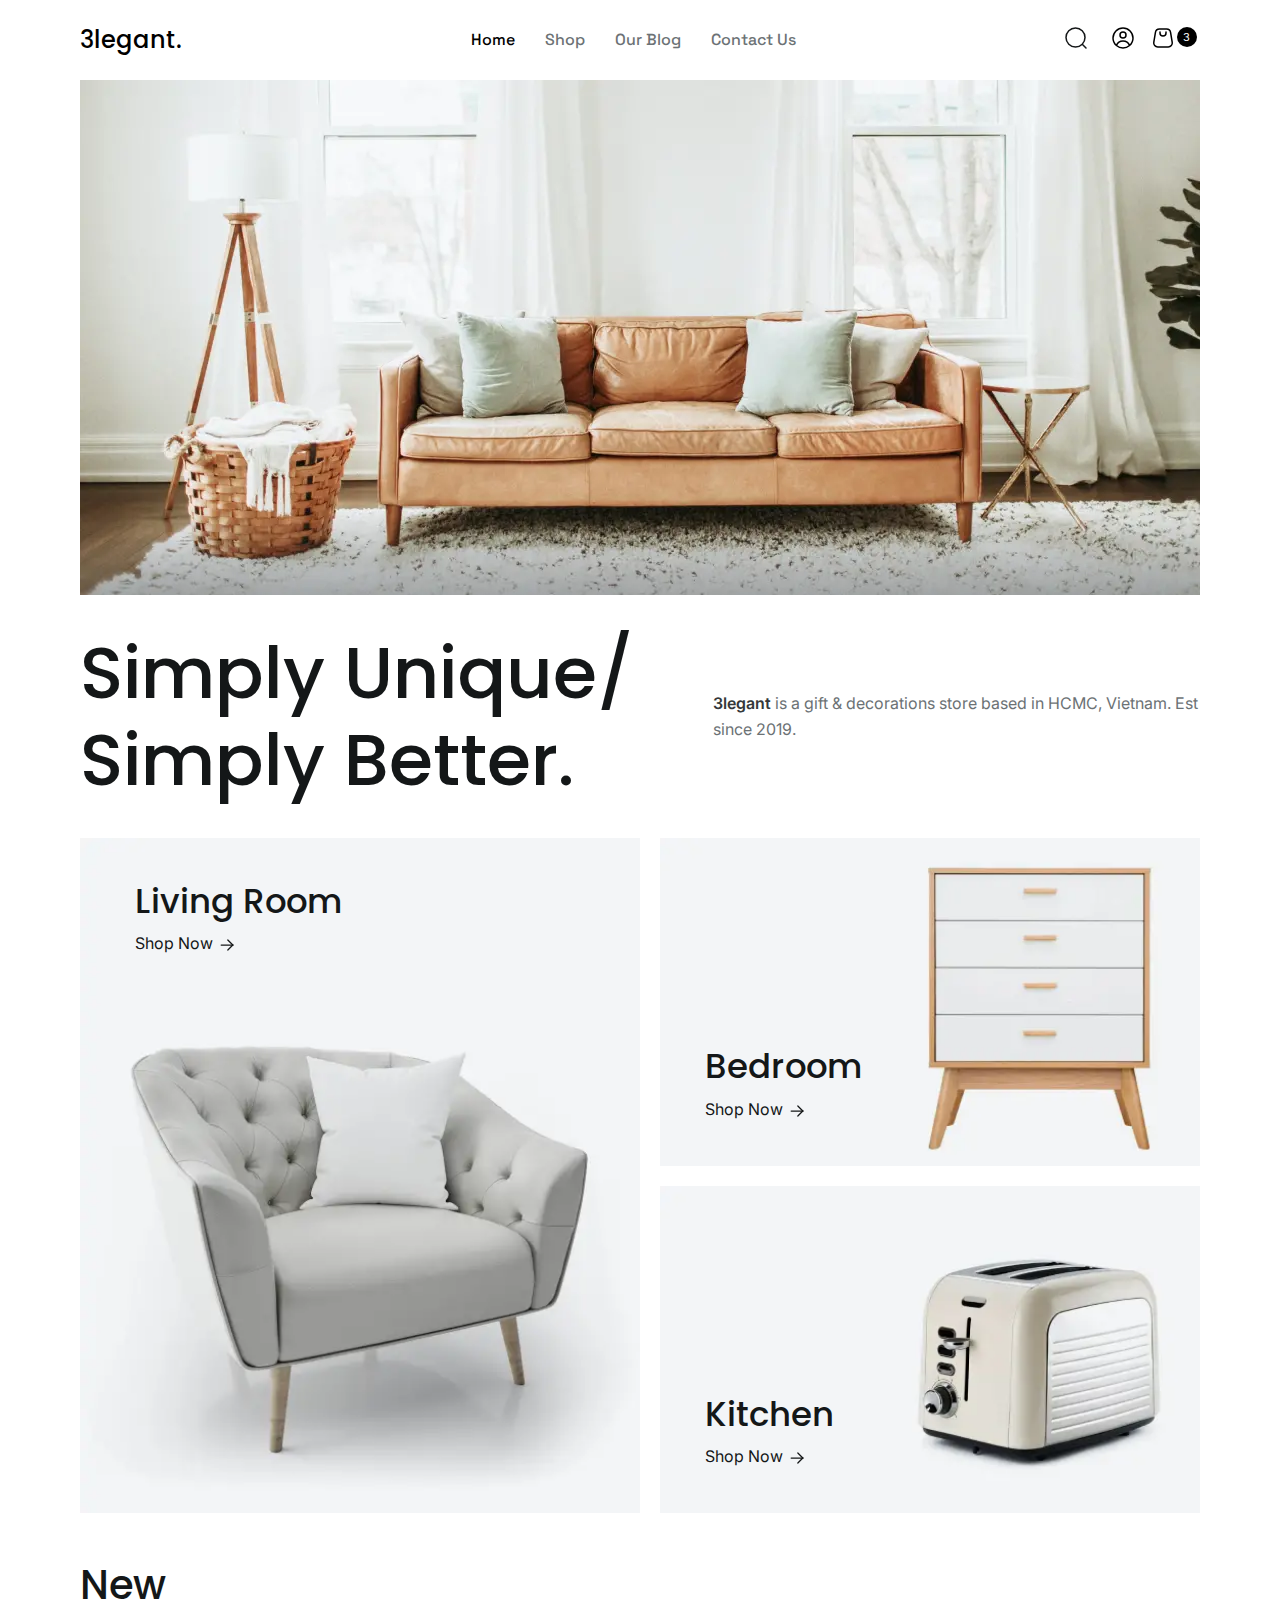
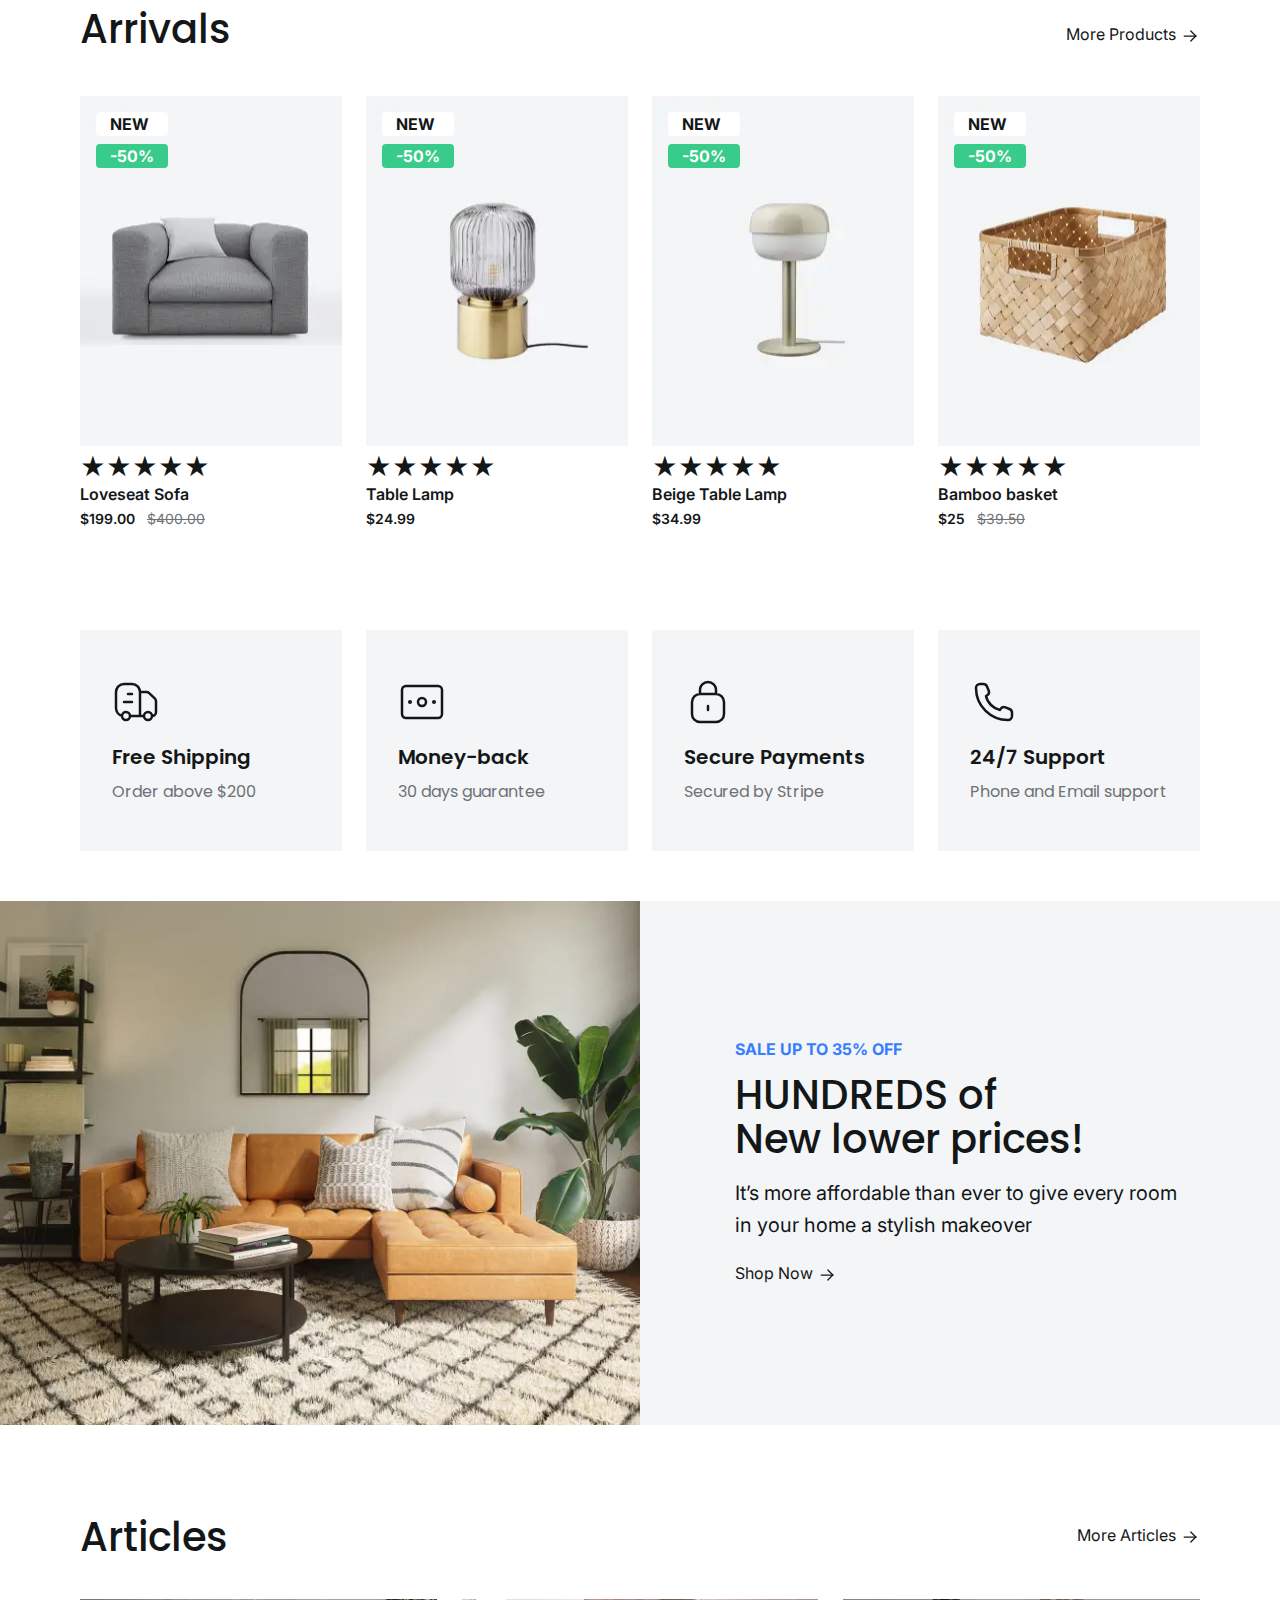
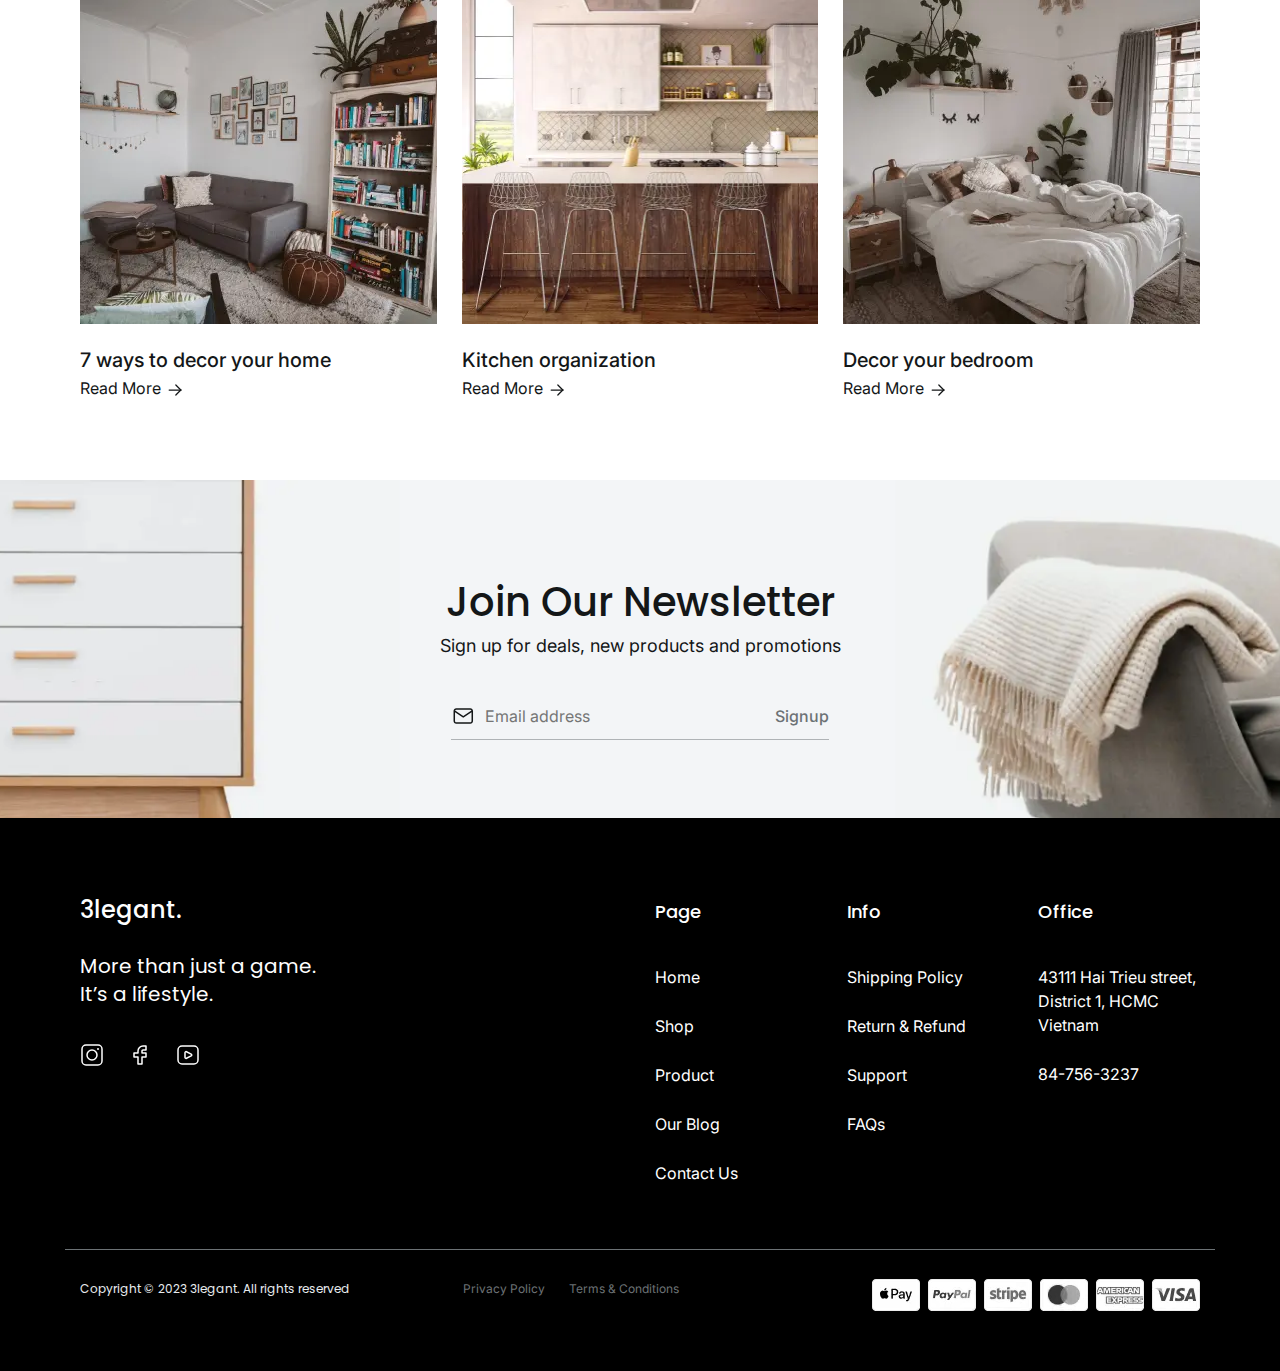
<file: index.html>
<!DOCTYPE html>
<html lang="en">

<head>
	<title>3legant</title>
	<meta charset="UTF-8">
	<meta name="format-detection" content="telephone=no">
	<!-- <style>body{opacity: 0;}</style> -->
	<link rel="stylesheet" href="css/style.min.css?_v=20240107195727">
	<link rel="shortcut icon" href="favicon.ico">
	<!-- <meta name="robots" content="noindex, nofollow"> -->
	<meta name="viewport" content="width=device-width, initial-scale=1.0">
</head>

<body>
	<div class="wrapper">
		<header class="header">
			<div class="header__container">
				<div class="header__menu menu">
					<div class="menu__box">
						<div class="menu__icon">
							<span></span>
						</div>
						<a href="./index.html" class="menu__logo">3legant.</a>
					</div>
					<nav class="menu__body">
						<ul class="menu__list">
							<form class="menu__form" action="#">
								<button type="submit" class="form__button_s">
									<svg xmlns="http://www.w3.org/2000/svg" width="24" height="24" viewBox="0 0 24 24" fill="none">
										<path d="M18.5 18.5L22 22M21 11.5C21 6.25329 16.7467 2 11.5 2C6.25329 2 2 6.25329 2 11.5C2 16.7467 6.25329 21 11.5 21C16.7467 21 21 16.7467 21 11.5Z" stroke="#141718" stroke-width="1.5" stroke-linecap="round" stroke-linejoin="round" />
									</svg>
								</button>
								<input class="menu__search" type="text" name="search" autocomplete="off" placeholder="Search">
							</form>
							<li><a href="./index.html" class="menu-link">Home</a></li>
							<li class="menu__item">
								<a href="./shop.html" class="menu-link">Shop</a>
							</li>
							<li class="menu__item">
								<a href="./blog.html" class="menu-link">Our Blog</a>
							</li>
							<li><a href="./contact.html" class="menu-link">Contact Us</a></li>
						</ul>
						<div class="menu__options options-menu">
							<div id="cart" class="options-menu__item">
								<p>Cart</p>
								<p>
									<svg xmlns="http://www.w3.org/2000/svg" width="24" height="24" viewBox="0 0 24 24" fill="none">
										<path d="M9 6L9 7C9 8.65685 10.3431 10 12 10C13.6569 10 15 8.65685 15 7V6" stroke="#141718" stroke-width="1.5" stroke-linecap="round" stroke-linejoin="round" />
										<path d="M15.6115 3H8.38848C6.43313 3 4.76436 4.41365 4.44291 6.3424L2.77624 16.3424C2.36988 18.7805 4.25006 21 6.72182 21H17.2781C19.7499 21 21.6301 18.7805 21.2237 16.3424L19.557 6.3424C19.2356 4.41365 17.5668 3 15.6115 3Z" stroke="#141718" stroke-width="1.5" stroke-linejoin="round" />
									</svg>
								</p>
							</div>
							<div class="options-menu__item">
								<p>Wishlist</p>
								<p>
									<svg xmlns="http://www.w3.org/2000/svg" width="24" height="25" viewBox="0 0 24 25" fill="none">
										<path fill-rule="evenodd" clip-rule="evenodd" d="M12.6924 7.58373C12.3055 7.95505 11.6945 7.95505 11.3076 7.58373L10.6152 6.91927C9.80477 6.14154 8.70994 5.66667 7.5 5.66667C5.01472 5.66667 3 7.68139 3 10.1667C3 12.5493 4.28979 14.5167 6.15176 16.1332C8.01532 17.7511 10.2434 18.8241 11.5746 19.3717C11.853 19.4862 12.147 19.4862 12.4254 19.3717C13.7566 18.8241 15.9847 17.7511 17.8482 16.1332C19.7102 14.5167 21 12.5493 21 10.1667C21 7.68139 18.9853 5.66667 16.5 5.66667C15.2901 5.66667 14.1952 6.14154 13.3848 6.91927L12.6924 7.58373ZM12 5.47624C10.8321 4.35548 9.24649 3.66667 7.5 3.66667C3.91015 3.66667 1 6.57682 1 10.1667C1 16.5349 7.97034 20.0517 10.8138 21.2214C11.5796 21.5364 12.4204 21.5364 13.1862 21.2214C16.0297 20.0517 23 16.5349 23 10.1667C23 6.57682 20.0899 3.66667 16.5 3.66667C14.7535 3.66667 13.1679 4.35548 12 5.47624Z" fill="#141718" />
									</svg>
								</p>
							</div>
							<button data-popup="#signIn" class="options-menu__button button">Sign In</button>
							<div class="options-menu__social">
								<a href="#">
									<svg xmlns="http://www.w3.org/2000/svg" width="24" height="24" viewBox="0 0 24 24" fill="none">
										<rect x="2" y="2" width="20" height="20" rx="4" stroke="#141718" stroke-width="1.5" />
										<circle cx="18" cy="6" r="1" fill="#141718" />
										<circle cx="12" cy="12" r="5" stroke="#141718" stroke-width="1.5" />
									</svg>
								</a>
								<a href="#">
									<svg xmlns="http://www.w3.org/2000/svg" width="24" height="24" viewBox="0 0 24 24" fill="none">
										<path d="M18 3H15C12.2386 3 10 5.23858 10 8V10H6V14H10V21H14V14H18V10H14V8C14 7.44772 14.4477 7 15 7H18V3Z" stroke="#141718" stroke-width="1.5" stroke-linecap="round" stroke-linejoin="round" />
									</svg>
								</a>
								<a href="#">
									<svg xmlns="http://www.w3.org/2000/svg" width="24" height="24" viewBox="0 0 24 24" fill="none">
										<rect x="2" y="3" width="20" height="18" rx="4" stroke="#141718" stroke-width="1.5" />
										<path d="M10.4472 8.72361L15.2111 11.1056C15.9482 11.4741 15.9482 12.5259 15.2111 12.8944L10.4472 15.2764C9.78231 15.6088 9 15.1253 9 14.382V9.61803C9 8.87465 9.78231 8.39116 10.4472 8.72361Z" stroke="#141718" stroke-width="1.5" stroke-linecap="round" />
									</svg>
								</a>
							</div>
						</div>
					</nav>
					<div class="menu__manage manage-menu">
						<div class="manage-menu__search" tabindex="0">
							<form action="#">
								<input type="search">
								<svg xmlns="http://www.w3.org/2000/svg" width="24" height="24" viewBox="0 0 24 24" fill="none">
									<path d="M18.5 18.5L22 22M21 11.5C21 6.25329 16.7467 2 11.5 2C6.25329 2 2 6.25329 2 11.5C2 16.7467 6.25329 21 11.5 21C16.7467 21 21 16.7467 21 11.5Z" stroke="#141718" stroke-width="1.5" stroke-linecap="round" stroke-linejoin="round" />
								</svg>
							</form>
						</div>
						<button data-popup="#signIn" class="manage-menu__profile">
							<svg xmlns="http://www.w3.org/2000/svg" width="24" height="24" viewBox="0 0 24 24" fill="none">
								<path d="M18.5588 19.5488C17.5654 16.8918 15.0036 15 12 15C8.99638 15 6.4346 16.8918 5.44117 19.5488M18.5588 19.5488C20.6672 17.7154 22 15.0134 22 12C22 6.47715 17.5228 2 12 2C6.47715 2 2 6.47715 2 12C2 15.0134 3.33285 17.7154 5.44117 19.5488M18.5588 19.5488C16.8031 21.0756 14.5095 22 12 22C9.49052 22 7.19694 21.0756 5.44117 19.5488M15 9C15 10.6569 13.6569 12 12 12C10.3431 12 9 10.6569 9 9C9 7.34315 10.3431 6 12 6C13.6569 6 15 7.34315 15 9Z" stroke="#141718" stroke-width="1.5" stroke-linejoin="round" />
							</svg>
						</button>
						<button class="manage-menu__cart">
							<svg xmlns="http://www.w3.org/2000/svg" width="24" height="24" viewBox="0 0 24 24" fill="none">
								<path d="M9 6L9 7C9 8.65685 10.3431 10 12 10C13.6569 10 15 8.65685 15 7V6" stroke="#141718" stroke-width="1.5" stroke-linecap="round" stroke-linejoin="round" />
								<path d="M15.6115 3H8.38851C6.43316 3 4.7644 4.41365 4.44294 6.3424L2.77627 16.3424C2.36992 18.7805 4.25009 21 6.72185 21H17.2782C19.7499 21 21.6301 18.7805 21.2237 16.3424L19.5571 6.3424C19.2356 4.41365 17.5669 3 15.6115 3Z" stroke="#141718" stroke-width="1.5" stroke-linejoin="round" />
							</svg>
						</button>
					</div>
				</div>
			</div>

			<div class="flyout">
				<div class="flyout__body">
					<div class="flyout__head">
						<p>Cart</p>
						<div class="close-flyout">
							<svg xmlns="http://www.w3.org/2000/svg" width="35" height="35" viewBox="0 0 24 24" fill="none">
								<path fill-rule="evenodd" clip-rule="evenodd" d="M5.29289 5.29289C5.68342 4.90237 6.31658 4.90237 6.70711 5.29289L12 10.5858L17.2929 5.29289C17.6834 4.90237 18.3166 4.90237 18.7071 5.29289C19.0976 5.68342 19.0976 6.31658 18.7071 6.70711L13.4142 12L18.7071 17.2929C19.0976 17.6834 19.0976 18.3166 18.7071 18.7071C18.3166 19.0976 17.6834 19.0976 17.2929 18.7071L12 13.4142L6.70711 18.7071C6.31658 19.0976 5.68342 19.0976 5.29289 18.7071C4.90237 18.3166 4.90237 17.6834 5.29289 17.2929L10.5858 12L5.29289 6.70711C4.90237 6.31658 4.90237 5.68342 5.29289 5.29289Z" fill="#6C7275" />
							</svg>
						</div>
					</div>

					<div class="flyout__cart">
						<div class="flyout__item">
							<div class="item-flyout__image">
								<picture><source srcset="img/flyout/01.webp" type="image/webp"><img src="img/flyout/01.jpg" alt="image"></picture>
							</div>
							<div class="item-flyout__content">
								<div class="item-flyout__name">Tray Table</div>
								<div class="item-flyout__color">Color: Black</div>

								<div class="item-flyout__counter counter">
									<div class="counter__minus" data-action="minus">
										<svg xmlns="http://www.w3.org/2000/svg" width="16" height="32" viewBox="0 0 16 16" fill="none">
											<path d="M3.22925 8H12.5626" stroke="#000" stroke-width="0.75" stroke-linecap="round" stroke-linejoin="round" />
										</svg>
									</div>
									<div class="counter__figure" data-counter>1</div>
									<div class="counter__plus" data-action="plus">
										<svg xmlns="http://www.w3.org/2000/svg" width="16" height="32" viewBox="0 0 16 16" fill="none">
											<path fill-rule="evenodd" clip-rule="evenodd" d="M8.375 3.33301C8.375 3.1259 8.20711 2.95801 8 2.95801C7.79289 2.95801 7.625 3.1259 7.625 3.33301V7.62469H3.33325C3.12615 7.62469 2.95825 7.79259 2.95825 7.99969C2.95825 8.2068 3.12615 8.37469 3.33325 8.37469H7.625V12.6663C7.625 12.8734 7.79289 13.0413 8 13.0413C8.20711 13.0413 8.375 12.8734 8.375 12.6663V8.37469H12.6666C12.8737 8.37469 13.0416 8.2068 13.0416 7.99969C13.0416 7.79259 12.8737 7.62469 12.6666 7.62469H8.375V3.33301Z" fill="#121212" />
										</svg>
									</div>
								</div>

							</div>
							<div class="item-flyout__price">
								<p>19.19$</p>
								<button class="delete-item">
									<svg xmlns="http://www.w3.org/2000/svg" width="24" height="24" viewBox="0 0 24 24" fill="none">
										<path fill-rule="evenodd" clip-rule="evenodd" d="M5.29289 5.29289C5.68342 4.90237 6.31658 4.90237 6.70711 5.29289L12 10.5858L17.2929 5.29289C17.6834 4.90237 18.3166 4.90237 18.7071 5.29289C19.0976 5.68342 19.0976 6.31658 18.7071 6.70711L13.4142 12L18.7071 17.2929C19.0976 17.6834 19.0976 18.3166 18.7071 18.7071C18.3166 19.0976 17.6834 19.0976 17.2929 18.7071L12 13.4142L6.70711 18.7071C6.31658 19.0976 5.68342 19.0976 5.29289 18.7071C4.90237 18.3166 4.90237 17.6834 5.29289 17.2929L10.5858 12L5.29289 6.70711C4.90237 6.31658 4.90237 5.68342 5.29289 5.29289Z" fill="#6C7275" />
									</svg>
								</button>
							</div>
						</div>
						<div class="flyout__item">
							<div class="item-flyout__image">
								<picture><source srcset="img/flyout/02.webp" type="image/webp"><img src="img/flyout/02.jpg" alt="image"></picture>
							</div>
							<div class="item-flyout__content">
								<div class="item-flyout__name">Tray Table</div>
								<div class="item-flyout__color">Color: Red</div>
								<div class="item-flyout__counter counter">
									<div class="counter__minus" data-action="minus">
										<svg xmlns="http://www.w3.org/2000/svg" width="16" height="32" viewBox="0 0 16 16" fill="none">
											<path d="M3.22925 8H12.5626" stroke="#000" stroke-width="0.75" stroke-linecap="round" stroke-linejoin="round" />
										</svg>
									</div>
									<div class="counter__figure" data-counter>1</div>
									<div class="counter__plus" data-action="plus">
										<svg xmlns="http://www.w3.org/2000/svg" width="16" height="32" viewBox="0 0 16 16" fill="none">
											<path fill-rule="evenodd" clip-rule="evenodd" d="M8.375 3.33301C8.375 3.1259 8.20711 2.95801 8 2.95801C7.79289 2.95801 7.625 3.1259 7.625 3.33301V7.62469H3.33325C3.12615 7.62469 2.95825 7.79259 2.95825 7.99969C2.95825 8.2068 3.12615 8.37469 3.33325 8.37469H7.625V12.6663C7.625 12.8734 7.79289 13.0413 8 13.0413C8.20711 13.0413 8.375 12.8734 8.375 12.6663V8.37469H12.6666C12.8737 8.37469 13.0416 8.2068 13.0416 7.99969C13.0416 7.79259 12.8737 7.62469 12.6666 7.62469H8.375V3.33301Z" fill="#121212" />
										</svg>
									</div>
								</div>
							</div>
							<div class="item-flyout__price">
								<p>19.19$</p>
								<button class="delete-item">
									<svg xmlns="http://www.w3.org/2000/svg" width="24" height="24" viewBox="0 0 24 24" fill="none">
										<path fill-rule="evenodd" clip-rule="evenodd" d="M5.29289 5.29289C5.68342 4.90237 6.31658 4.90237 6.70711 5.29289L12 10.5858L17.2929 5.29289C17.6834 4.90237 18.3166 4.90237 18.7071 5.29289C19.0976 5.68342 19.0976 6.31658 18.7071 6.70711L13.4142 12L18.7071 17.2929C19.0976 17.6834 19.0976 18.3166 18.7071 18.7071C18.3166 19.0976 17.6834 19.0976 17.2929 18.7071L12 13.4142L6.70711 18.7071C6.31658 19.0976 5.68342 19.0976 5.29289 18.7071C4.90237 18.3166 4.90237 17.6834 5.29289 17.2929L10.5858 12L5.29289 6.70711C4.90237 6.31658 4.90237 5.68342 5.29289 5.29289Z" fill="#6C7275" />
									</svg>
								</button>
							</div>
						</div>
						<div class="flyout__item">
							<div class="item-flyout__image">
								<picture><source srcset="img/flyout/03.webp" type="image/webp"><img src="img/flyout/03.jpg" alt="image"></picture>
							</div>
							<div class="item-flyout__content">
								<div class="item-flyout__name">Table lamp</div>
								<div class="item-flyout__color">Color: gold</div>
								<div class="item-flyout__counter counter">
									<div class="counter__minus" data-action="minus">
										<svg xmlns="http://www.w3.org/2000/svg" width="16" height="32" viewBox="0 0 16 16" fill="none">
											<path d="M3.22925 8H12.5626" stroke="#000" stroke-width="0.75" stroke-linecap="round" stroke-linejoin="round" />
										</svg>
									</div>
									<div class="counter__figure" data-counter>1</div>
									<div class="counter__plus" data-action="plus">
										<svg xmlns="http://www.w3.org/2000/svg" width="16" height="32" viewBox="0 0 16 16" fill="none">
											<path fill-rule="evenodd" clip-rule="evenodd" d="M8.375 3.33301C8.375 3.1259 8.20711 2.95801 8 2.95801C7.79289 2.95801 7.625 3.1259 7.625 3.33301V7.62469H3.33325C3.12615 7.62469 2.95825 7.79259 2.95825 7.99969C2.95825 8.2068 3.12615 8.37469 3.33325 8.37469H7.625V12.6663C7.625 12.8734 7.79289 13.0413 8 13.0413C8.20711 13.0413 8.375 12.8734 8.375 12.6663V8.37469H12.6666C12.8737 8.37469 13.0416 8.2068 13.0416 7.99969C13.0416 7.79259 12.8737 7.62469 12.6666 7.62469H8.375V3.33301Z" fill="#121212" />
										</svg>
									</div>
								</div>
							</div>
							<div class="item-flyout__price">
								<p>39.00$</p>
								<button class="delete-item">
									<svg xmlns="http://www.w3.org/2000/svg" width="24" height="24" viewBox="0 0 24 24" fill="none">
										<path fill-rule="evenodd" clip-rule="evenodd" d="M5.29289 5.29289C5.68342 4.90237 6.31658 4.90237 6.70711 5.29289L12 10.5858L17.2929 5.29289C17.6834 4.90237 18.3166 4.90237 18.7071 5.29289C19.0976 5.68342 19.0976 6.31658 18.7071 6.70711L13.4142 12L18.7071 17.2929C19.0976 17.6834 19.0976 18.3166 18.7071 18.7071C18.3166 19.0976 17.6834 19.0976 17.2929 18.7071L12 13.4142L6.70711 18.7071C6.31658 19.0976 5.68342 19.0976 5.29289 18.7071C4.90237 18.3166 4.90237 17.6834 5.29289 17.2929L10.5858 12L5.29289 6.70711C4.90237 6.31658 4.90237 5.68342 5.29289 5.29289Z" fill="#6C7275" />
									</svg>
								</button>
							</div>
						</div>
					</div>
					<div class="flyout__sum">
						<div class="sum__subtotal">
							<p>Subtotal</p>
							<p class="previous-price">77.38$</p>
						</div>
						<div class="sum__total">
							<p>Total</p>
							<p class="last-price">234.00$</p>
						</div>
						<button class="sum__button button">Checkout</button>
						<div class="sum__link"><a href="#">View Cart</a></div>
					</div>
				</div>
			</div>
			<div class="to-top" data-goto=".page" data-goto-top="80">
				<svg width="20" height="20" viewBox="0 0 20 20" fill="none" xmlns="http://www.w3.org/2000/svg">
					<path d="M9.99999 15.8333V4.16659" stroke="#6C7275" stroke-width="1.25" stroke-linecap="round" stroke-linejoin="round" />
					<path d="M15 9.16675L9.99999 4.16675" stroke="#6C7275" stroke-width="1.25" stroke-linecap="round" stroke-linejoin="round" />
					<path d="M5 9.16675L10 4.16675" stroke="#6C7275" stroke-width="1.25" stroke-linecap="round" stroke-linejoin="round" />
				</svg>
			</div>
		</header>

		<main class="page">
			<div class="main-screen">
				<div class="main-screen__container">
					<ul class="main-screen__body">
						<li>
							<a href="#" class="main-screen__item-ibg">
								<picture><source srcset="img/main-screen/01.webp" type="image/webp"><img src="img/main-screen/01.jpg" alt="image"></picture>
							</a>
						</li>
						<li>
							<a href="#" class="main-screen__item-ibg">
								<picture><source srcset="img/main-screen/02.webp" type="image/webp"><img src="img/main-screen/02.jpg" alt="image"></picture>
							</a>
						</li>
						<li>
							<a href="#" class="main-screen__item-ibg">
								<picture><source srcset="img/main-screen/03.webp" type="image/webp"><img src="img/main-screen/03.jpg" alt="image"></picture>
							</a>
						</li>
					</ul>
				</div>
			</div>
			<section class="slogan">
				<div class="slogan__container">
					<div class="slogan__body">
						<h1 class="slogan__title">Simply Unique/ Simply Better.</h1>
						<div class="slogan__text"><span>3legant</span> is a gift & decorations store based in HCMC, Vietnam. Est since 2019. </div>
					</div>
				</div>
			</section>
			<div class="template">
				<div class="template__container">
					<div class="template__body">
						<div class="template__left-ibg">
							<div class="template__descr">
								<div class="template__title">Living Room</div>
								<a href="./shop.html" class="template__link link-arrow">
									<p>Shop Now</p>
									<svg xmlns="http://www.w3.org/2000/svg" width="20" height="20" viewBox="0 0 20 20" fill="none">
										<path d="M4.16666 10H15.8333" stroke="#141718" stroke-width="1.25" stroke-linecap="round" stroke-linejoin="round" />
										<path d="M10.8333 15L15.8333 10" stroke="#141718" stroke-width="1.25" stroke-linecap="round" stroke-linejoin="round" />
										<path d="M10.8333 5L15.8333 10" stroke="#141718" stroke-width="1.25" stroke-linecap="round" stroke-linejoin="round" />
									</svg>
								</a>
							</div>
							<div data-change>
								<picture><source srcset="img/template/01.webp" type="image/webp"><img src="img/template/01.jpg" alt="image"></picture>
								<picture><source srcset="img/template/011.webp" type="image/webp"><img src="img/template/011.jpg" alt="image"></picture>
							</div>
						</div>
						<div class="template__right">
							<div class="template__top-ibg">
								<div class="template__descr">
									<div class="template__title">Bedroom</div>
									<a href="./shop.html" class="template__link link-arrow">
										<p>Shop Now</p>
										<svg xmlns="http://www.w3.org/2000/svg" width="20" height="20" viewBox="0 0 20 20" fill="none">
											<path d="M4.16666 10H15.8333" stroke="#141718" stroke-width="1.25" stroke-linecap="round" stroke-linejoin="round" />
											<path d="M10.8333 15L15.8333 10" stroke="#141718" stroke-width="1.25" stroke-linecap="round" stroke-linejoin="round" />
											<path d="M10.8333 5L15.8333 10" stroke="#141718" stroke-width="1.25" stroke-linecap="round" stroke-linejoin="round" />
										</svg>
									</a>
								</div>
								<div data-change>
									<picture><source srcset="img/template/02.webp" type="image/webp"><img src="img/template/02.jpg" alt="image"></picture>
									<picture><source srcset="img/template/022.webp" type="image/webp"><img src="img/template/022.jpg" alt="image"></picture>
								</div>
							</div>
							<div class="template__bottom-ibg">
								<div class="template__descr">
									<div class="template__title">Kitchen</div>
									<a href="./shop.html" class="template__link link-arrow">
										<p>Shop Now</p>
										<svg xmlns="http://www.w3.org/2000/svg" width="20" height="20" viewBox="0 0 20 20" fill="none">
											<path d="M4.16666 10H15.8333" stroke="#141718" stroke-width="1.25" stroke-linecap="round" stroke-linejoin="round" />
											<path d="M10.8333 15L15.8333 10" stroke="#141718" stroke-width="1.25" stroke-linecap="round" stroke-linejoin="round" />
											<path d="M10.8333 5L15.8333 10" stroke="#141718" stroke-width="1.25" stroke-linecap="round" stroke-linejoin="round" />
										</svg>
									</a>
								</div>
								<div data-change>
									<picture><source srcset="img/template/03.webp" type="image/webp"><img src="img/template/03.jpg" alt="image"></picture>
									<picture><source srcset="img/template/033.webp" type="image/webp"><img src="img/template/033.jpg" alt="image"></picture>
								</div>
							</div>
						</div>
					</div>
				</div>
			</div>
			<section class="arrivals">
				<div class="arrivals__container">
					<h3 class="arrivals__title title">New <br> Arrivals</h3>
					<a href="./shop.html" class="arrivals__link link-arrow">
						<p>More Products</p>
						<svg xmlns="http://www.w3.org/2000/svg" width="20" height="20" viewBox="0 0 20 20" fill="none">
							<path d="M4.16666 10H15.8333" stroke="#141718" stroke-width="1.25" stroke-linecap="round" stroke-linejoin="round" />
							<path d="M10.8333 15L15.8333 10" stroke="#141718" stroke-width="1.25" stroke-linecap="round" stroke-linejoin="round" />
							<path d="M10.8333 5L15.8333 10" stroke="#141718" stroke-width="1.25" stroke-linecap="round" stroke-linejoin="round" />
						</svg>
					</a>
					<div class="arrivals__body">
						<div class="arrivals__item item-arrivals">
							<div class="item-arrivals__card card-arrivals-ibg">
								<div class="card-arrivals__box">
									<div class="card-arrivals__offer">
										<p>NEW</p>
										<p>-50%</p>
									</div>
									<button class="card-arrivals__like">
										<img src="img/arrivals/icon/like.svg" alt="like">
										<img src="img/arrivals/icon/like-check.svg" alt="like">
									</button>
								</div>
								<a href="./goods.html" class="card-arrivals__button button">Add to cart</a>
								<picture><source srcset="img/arrivals/01.webp" type="image/webp"><img src="img/arrivals/01.jpg" alt="image"></picture>
							</div>
							<div class="item-arrivals__description description-arrivals">
								<div class="description-arrivals__star">
									<div class="rating rating_set">
										<div class="rating__body">
											<div class="rating__active"></div>
											<div class="rating__items">
												<input type="radio" class="rating__item" value="1" name="rating">
												<input type="radio" class="rating__item" value="2" name="rating">
												<input type="radio" class="rating__item" value="3" name="rating">
												<input type="radio" class="rating__item" value="4" name="rating">
												<input type="radio" class="rating__item" value="5" name="rating">
											</div>
										</div>
										<div class="rating__value">0</div>
									</div>
								</div>
								<div class="description-arrivals__name">Loveseat Sofa</div>
								<div class="description-arrivals__price">
									<p>$199.00</p>
									<p>$400.00</p>
								</div>
							</div>
						</div>
						<div class="arrivals__item item-arrivals">
							<div class="item-arrivals__card card-arrivals-ibg">
								<div class="card-arrivals__box">
									<div class="card-arrivals__offer">
										<p>NEW</p>
										<p>-50%</p>
									</div>
									<button class="card-arrivals__like">
										<img src="img/arrivals/icon/like.svg" alt="like">
										<img src="img/arrivals/icon/like-check.svg" alt="like">
									</button>
								</div>
								<a href="./goods.html" class="card-arrivals__button button">Add to cart</a>
								<picture><source srcset="img/arrivals/02.webp" type="image/webp"><img src="img/arrivals/02.jpg" alt="image"></picture>
							</div>
							<div class="item-arrivals__description description-arrivals">
								<div class="description-arrivals__star">
									<div class="rating rating_set">
										<div class="rating__body">
											<div class="rating__active"></div>
											<div class="rating__items">
												<input type="radio" class="rating__item" value="1" name="rating">
												<input type="radio" class="rating__item" value="2" name="rating">
												<input type="radio" class="rating__item" value="3" name="rating">
												<input type="radio" class="rating__item" value="4" name="rating">
												<input type="radio" class="rating__item" value="5" name="rating">
											</div>
										</div>
										<div class="rating__value">0</div>
									</div>
								</div>
								<div class="description-arrivals__name">Table Lamp</div>
								<div class="description-arrivals__price">
									<p>$24.99</p>
								</div>
							</div>
						</div>
						<div class="arrivals__item item-arrivals">
							<div class="item-arrivals__card card-arrivals-ibg">
								<div class="card-arrivals__box">
									<div class="card-arrivals__offer">
										<p>NEW</p>
										<p>-50%</p>
									</div>
									<button class="card-arrivals__like">
										<img src="img/arrivals/icon/like.svg" alt="like">
										<img src="img/arrivals/icon/like-check.svg" alt="like">
									</button>
								</div>
								<a href="./goods.html" class="card-arrivals__button button">Add to cart</a>
								<picture><source srcset="img/arrivals/03.webp" type="image/webp"><img src="img/arrivals/03.jpg" alt="image"></picture>
							</div>
							<div class="item-arrivals__description description-arrivals">
								<div class="description-arrivals__star">
									<div class="rating rating_set">
										<div class="rating__body">
											<div class="rating__active"></div>
											<div class="rating__items">
												<input type="radio" class="rating__item" value="1" name="rating">
												<input type="radio" class="rating__item" value="2" name="rating">
												<input type="radio" class="rating__item" value="3" name="rating">
												<input type="radio" class="rating__item" value="4" name="rating">
												<input type="radio" class="rating__item" value="5" name="rating">
											</div>
										</div>
										<div class="rating__value">0</div>
									</div>
								</div>
								<div class="description-arrivals__name">Beige Table Lamp</div>
								<div class="description-arrivals__price">
									<p>$34.99</p>
								</div>
							</div>
						</div>
						<div class="arrivals__item item-arrivals">
							<div class="item-arrivals__card card-arrivals-ibg">
								<div class="card-arrivals__box">
									<div class="card-arrivals__offer">
										<p>NEW</p>
										<p>-50%</p>
									</div>
									<button class="card-arrivals__like">
										<img src="img/arrivals/icon/like.svg" alt="like">
										<img src="img/arrivals/icon/like-check.svg" alt="like">
									</button>
								</div>
								<a href="./goods.html" class="card-arrivals__button button">Add to cart</a>
								<picture><source srcset="img/arrivals/04.webp" type="image/webp"><img src="img/arrivals/04.jpg" alt="image"></picture>
							</div>
							<div class="item-arrivals__description description-arrivals">
								<div class="description-arrivals__star">
									<div class="rating rating_set">
										<div class="rating__body">
											<div class="rating__active"></div>
											<div class="rating__items">
												<input type="radio" class="rating__item" value="1" name="rating">
												<input type="radio" class="rating__item" value="2" name="rating">
												<input type="radio" class="rating__item" value="3" name="rating">
												<input type="radio" class="rating__item" value="4" name="rating">
												<input type="radio" class="rating__item" value="5" name="rating">
											</div>
										</div>
										<div class="rating__value">0</div>
									</div>
								</div>
								<div class="description-arrivals__name">Bamboo basket</div>
								<div class="description-arrivals__price">
									<p>$25</p>
									<p>$39.50</p>
								</div>
							</div>
						</div>
						<div class="arrivals__item item-arrivals">
							<div class="item-arrivals__card card-arrivals-ibg">
								<div class="card-arrivals__box">
									<div class="card-arrivals__offer">
										<p>NEW</p>
										<p>-50%</p>
									</div>
									<button class="card-arrivals__like">
										<img src="img/arrivals/icon/like.svg" alt="like">
										<img src="img/arrivals/icon/like-check.svg" alt="like">
									</button>
								</div>
								<a href="./goods.html" class="card-arrivals__button button">Add to cart</a>
								<picture><source srcset="img/arrivals/05.webp" type="image/webp"><img src="img/arrivals/05.jpg" alt="image"></picture>
							</div>
							<div class="item-arrivals__description description-arrivals">
								<div class="description-arrivals__star">
									<div class="rating rating_set">
										<div class="rating__body">
											<div class="rating__active"></div>
											<div class="rating__items">
												<input type="radio" class="rating__item" value="1" name="rating">
												<input type="radio" class="rating__item" value="2" name="rating">
												<input type="radio" class="rating__item" value="3" name="rating">
												<input type="radio" class="rating__item" value="4" name="rating">
												<input type="radio" class="rating__item" value="5" name="rating">
											</div>
										</div>
										<div class="rating__value">0</div>
									</div>
								</div>
								<div class="description-arrivals__name">Toasted</div>
								<div class="description-arrivals__price">
									<p>$224.00</p>
								</div>
							</div>
						</div>
					</div>
				</div>
			</section>
			<div class="advantages">
				<div class="advantages__container">
					<div class="advantages__body">
						<div class="advantages__item item-advantages">
							<div class="item-advantages__icon">
								<img src="img/advantages/icon/01.svg" alt="icon">
							</div>
							<div class="item-advantages__label">Free Shipping</div>
							<div class="item-advantages__text">Order above $200</div>
						</div>
						<div class="advantages__item item-advantages">
							<div class="item-advantages__icon">
								<img src="img/advantages/icon/02.svg" alt="icon">
							</div>
							<div class="item-advantages__label">Money-back</div>
							<div class="item-advantages__text">30 days guarantee</div>
						</div>
						<div class="advantages__item item-advantages">
							<div class="item-advantages__icon">
								<img src="img/advantages/icon/03.svg" alt="icon">
							</div>
							<div class="item-advantages__label">Secure Payments</div>
							<div class="item-advantages__text">Secured by Stripe</div>
						</div>
						<div class="advantages__item item-advantages">
							<div class="item-advantages__icon">
								<img src="img/advantages/icon/04.svg" alt="icon">
							</div>
							<div class="item-advantages__label">24/7 Support</div>
							<div class="item-advantages__text">Phone and Email support</div>
						</div>
					</div>
				</div>
			</div>
			<section class="offer">
				<div data-change class="offer__image">
					<picture><source srcset="img/offer/01.webp" type="image/webp"><img src="img/offer/01.jpg" alt="image"></picture>
					<picture><source srcset="img/offer/011.webp" type="image/webp"><img src="img/offer/011.jpg" alt="image"></picture>
				</div>
				<div class="offer__content">
					<div class="offer__container">
						<div class="offer__body">
							<div class="offer__subtitle">SALE UP TO 35% OFF</div>
							<h3 class="offer__title">HUNDREDS of New lower prices!</h3>
							<div class="offer__text">It’s more affordable than ever to give every room in your home a stylish makeover</div>
							<a href="./shop.html" class="offer__link link-arrow">
								<p>Shop Now</p>
								<svg xmlns="http://www.w3.org/2000/svg" width="20" height="20" viewBox="0 0 20 20" fill="none">
									<path d="M4.16666 10H15.8333" stroke="#141718" stroke-width="1.25" stroke-linecap="round" stroke-linejoin="round" />
									<path d="M10.8333 15L15.8333 10" stroke="#141718" stroke-width="1.25" stroke-linecap="round" stroke-linejoin="round" />
									<path d="M10.8333 5L15.8333 10" stroke="#141718" stroke-width="1.25" stroke-linecap="round" stroke-linejoin="round" />
								</svg>
							</a>
						</div>
					</div>
				</div>
			</section>
			<section class="articles">
				<div class="articles__container">
					<div class="articles__title-block">
						<h3 class="articles__title title">Articles</h3>
						<a href="./blog.html" class="articles__link link-arrow">
							<p>More Articles</p>
							<svg xmlns="http://www.w3.org/2000/svg" width="20" height="20" viewBox="0 0 20 20" fill="none">
								<path d="M4.16666 10H15.8333" stroke="#141718" stroke-width="1.25" stroke-linecap="round" stroke-linejoin="round" />
								<path d="M10.8333 15L15.8333 10" stroke="#141718" stroke-width="1.25" stroke-linecap="round" stroke-linejoin="round" />
								<path d="M10.8333 5L15.8333 10" stroke="#141718" stroke-width="1.25" stroke-linecap="round" stroke-linejoin="round" />
							</svg>
						</a>
					</div>
					<div class="articles__body">
						<div class="articles__item item-articles">
							<div class="item-articles__image">
								<picture><source srcset="img/articles/01.webp" type="image/webp"><img src="img/articles/01.jpg" alt="image"></picture>
							</div>
							<div class="item-articles__text">7 ways to decor your home</div>
							<a href="./article.html" class="item-articles__link link-arrow">
								<p>Read More</p>
								<svg xmlns="http://www.w3.org/2000/svg" width="20" height="20" viewBox="0 0 20 20" fill="none">
									<path d="M4.16666 10H15.8333" stroke="#141718" stroke-width="1.25" stroke-linecap="round" stroke-linejoin="round" />
									<path d="M10.8333 15L15.8333 10" stroke="#141718" stroke-width="1.25" stroke-linecap="round" stroke-linejoin="round" />
									<path d="M10.8333 5L15.8333 10" stroke="#141718" stroke-width="1.25" stroke-linecap="round" stroke-linejoin="round" />
								</svg>
							</a>
						</div>
						<div class="articles__item item-articles">
							<div class="item-articles__image">
								<picture><source srcset="img/articles/02.webp" type="image/webp"><img src="img/articles/02.jpg" alt="image"></picture>
							</div>
							<div class="item-articles__text">Kitchen organization</div>
							<a href="./article.html" class="item-articles__link link-arrow">
								<p>Read More</p>
								<svg xmlns="http://www.w3.org/2000/svg" width="20" height="20" viewBox="0 0 20 20" fill="none">
									<path d="M4.16666 10H15.8333" stroke="#141718" stroke-width="1.25" stroke-linecap="round" stroke-linejoin="round" />
									<path d="M10.8333 15L15.8333 10" stroke="#141718" stroke-width="1.25" stroke-linecap="round" stroke-linejoin="round" />
									<path d="M10.8333 5L15.8333 10" stroke="#141718" stroke-width="1.25" stroke-linecap="round" stroke-linejoin="round" />
								</svg>
							</a>
						</div>
						<div class="articles__item item-articles">
							<div class="item-articles__image">
								<picture><source srcset="img/articles/03.webp" type="image/webp"><img src="img/articles/03.jpg" alt="image"></picture>
							</div>
							<div class="item-articles__text">Decor your bedroom</div>
							<a href="./article.html" class="item-articles__link link-arrow">
								<p>Read More</p>
								<svg xmlns="http://www.w3.org/2000/svg" width="20" height="20" viewBox="0 0 20 20" fill="none">
									<path d="M4.16666 10H15.8333" stroke="#141718" stroke-width="1.25" stroke-linecap="round" stroke-linejoin="round" />
									<path d="M10.8333 15L15.8333 10" stroke="#141718" stroke-width="1.25" stroke-linecap="round" stroke-linejoin="round" />
									<path d="M10.8333 5L15.8333 10" stroke="#141718" stroke-width="1.25" stroke-linecap="round" stroke-linejoin="round" />
								</svg>
							</a>
						</div>
					</div>
				</div>
			</section>
			<section class="newsletter">
				<div class="newsletter__container">
					<div class="newsletter__box">
						<h3 class="newsletter__title">Join Our Newsletter</h3>
						<div class="newsletter__text">Sign up for deals, new products and promotions</div>
						<form action="#" class="newsletter__form">
							<img src="img/newsletter/icons/email.svg" alt="icon">
							<input class="newsletter__input" type="email" placeholder="Email address" autocomplete="off" data-validate data-required="email" data-error="Введен не верный E-mail">
							<button class="newsletter__button" type="submit">Signup</button>
						</form>
					</div>
				</div>
				<picture><source srcset="img/newsletter/01.webp" type="image/webp"><img src="img/newsletter/01.jpg" alt="image"></picture>
			</section>

			<script>
				let menuList = document.querySelector('.menu__list')
				let itemHeaderMenu = menuList.querySelectorAll('li')
				itemHeaderMenu[0].classList.add('_active')
			</script>
		</main>
		<footer class="footer">
			<div class="footer__container">
				<nav class="footer-top top-footer" data-spollers="600,max">
					<div class="top-footer__column top-footer__column_big">
						<a href="#" class="top-footer__logo">3legant.</a>
						<div class="top-footer__quote">
							<p>More than just a game.</p>
							<p>It’s a lifestyle.</p>
						</div>
						<ul class="top-footer__social">
							<li>
								<a href="#">
									<svg xmlns="http://www.w3.org/2000/svg" width="24" height="24" viewBox="0 0 24 24" fill="none">
										<rect x="2" y="2" width="20" height="20" rx="4" stroke="#FEFEFE" stroke-width="1.5" />
										<circle cx="18" cy="6" r="1" fill="#FEFEFE" />
										<circle cx="12" cy="12" r="5" stroke="#FEFEFE" stroke-width="1.5" />
									</svg>
								</a>
							</li>
							<li>
								<a href="#">
									<svg xmlns="http://www.w3.org/2000/svg" width="24" height="24" viewBox="0 0 24 24" fill="none">
										<path d="M18 3H15C12.2386 3 10 5.23858 10 8V10H6V14H10V21H14V14H18V10H14V8C14 7.44772 14.4477 7 15 7H18V3Z" stroke="#FEFEFE" stroke-width="1.5" stroke-linecap="round" stroke-linejoin="round" />
									</svg>
								</a>
							</li>
							<li>
								<a href="#">
									<svg xmlns="http://www.w3.org/2000/svg" width="24" height="24" viewBox="0 0 24 24" fill="none">
										<rect x="2" y="3" width="20" height="18" rx="4" stroke="#FEFEFE" stroke-width="1.5" />
										<path d="M10.4472 8.72361L15.2111 11.1056C15.9482 11.4741 15.9482 12.5259 15.2111 12.8944L10.4472 15.2764C9.78231 15.6088 9 15.1253 9 14.382V9.61803C9 8.87465 9.78231 8.39116 10.4472 8.72361Z" stroke="#FEFEFE" stroke-width="1.5" stroke-linecap="round" />
									</svg>
								</a>
							</li>
						</ul>
					</div>
					<div class="top-footer__column">
						<div class="top-footer__title" data-spoller>Page</div>
						<ul class="top-footer__list">
							<li><a href="./index.html" class="top-footer__item">Home</a></li>
							<li><a href="./shop.html" class="top-footer__item">Shop</a></li>
							<li><a href="./goods.html" class="top-footer__item">Product</a></li>
							<li><a href="./blog.html" class="top-footer__item">Our Blog</a></li>
							<li><a href="./contact.html" class="top-footer__item">Contact Us</a></li>
						</ul>
					</div>
					<div class="top-footer__column">
						<div class="top-footer__title" data-spoller>Info</div>
						<ul class="top-footer__list">
							<li><a href="#" class="top-footer__item">Shipping Policy</a></li>
							<li><a href="#" class="top-footer__item">Return & Refund</a></li>
							<li><a href="#" class="top-footer__item">Support</a></li>
							<li><a href="#" class="top-footer__item">FAQs</a></li>
						</ul>
					</div>
					<div class="top-footer__column">
						<div class="top-footer__title" data-spoller>Office</div>
						<ul class="top-footer__list">
							<li>43111 Hai Trieu street, District 1, HCMC Vietnam</li>
							<li><a href="tel:847563237" class="top-footer__item">84-756-3237</a></li>
						</ul>
					</div>
				</nav>
				<div class="footer-bottom bottom-footer">
					<div class="bottom-footer__column">
						<p class="bottom-footer__copy">
							Copyright © 2023 3legant. All rights reserved
						</p>
					</div>
					<div class="bottom-footer__column">
						<a href="#">Privacy Policy</a>
						<a href="#">Terms & Conditions</a>
					</div>
					<div class="bottom-footer__column">
						<ul class="bottom-footer__list">
							<li>
								<a href="#" class="bottom-footer__link">
									<picture><source srcset="img/footer/01.webp" type="image/webp"><img src="img/footer/01.png" alt="payment methods"></picture>
								</a>
							</li>
							<li>
								<a href="#" class="bottom-footer__link">
									<picture><source srcset="img/footer/02.webp" type="image/webp"><img src="img/footer/02.png" alt="payment methods"></picture>
								</a>
							</li>
							<li>
								<a href="#" class="bottom-footer__link">
									<picture><source srcset="img/footer/03.webp" type="image/webp"><img src="img/footer/03.png" alt="payment methods"></picture>
								</a>
							</li>
							<li>
								<a href="#" class="bottom-footer__link">
									<picture><source srcset="img/footer/04.webp" type="image/webp"><img src="img/footer/04.png" alt="payment methods"></picture>
								</a>
							</li>
							<li>
								<a href="#" class="bottom-footer__link">
									<picture><source srcset="img/footer/05.webp" type="image/webp"><img src="img/footer/05.png" alt="payment methods"></picture>
								</a>
							</li>
							<li>
								<a href="#" class="bottom-footer__link">
									<picture><source srcset="img/footer/06.webp" type="image/webp"><img src="img/footer/06.png" alt="payment methods"></picture>
								</a>
							</li>
						</ul>
					</div>
				</div>
			</div>
		</footer>
	</div>

	<!-- signUp -->
	<div id="signUp" aria-hidden="true" class="popup">
		<div class="popup__wrapper">
			<div class="popup__content">
				<button data-close type="button" class="popup__close">
					<svg xmlns="http://www.w3.org/2000/svg" height="16" width="12" viewBox="0 0 384 512"><!--!Font Awesome Free 6.5.1 by @fontawesome - https://fontawesome.com License - https://fontawesome.com/license/free Copyright 2023 Fonticons, Inc.-->
						<path d="M342.6 150.6c12.5-12.5 12.5-32.8 0-45.3s-32.8-12.5-45.3 0L192 210.7 86.6 105.4c-12.5-12.5-32.8-12.5-45.3 0s-12.5 32.8 0 45.3L146.7 256 41.4 361.4c-12.5 12.5-12.5 32.8 0 45.3s32.8 12.5 45.3 0L192 301.3 297.4 406.6c12.5 12.5 32.8 12.5 45.3 0s12.5-32.8 0-45.3L237.3 256 342.6 150.6z" />
					</svg>
				</button>
				<div class="sign-up__body">
					<div class="sign-up__image sign-up__image-ibg">
						<div class="sign-up__label">3legant.</div>
						<div data-change class="sign-up__image-box">
							<picture><source srcset="img/singUp/01.webp" type="image/webp"><img src="img/singUp/01.jpg" alt="image"></picture>
							<picture><source srcset="img/singUp/0111.webp" type="image/webp"><img src="img/singUp/0111.jpg" alt="image"></picture>
						</div>
					</div>
					<div class="sign-up__content">
						<div class="sign-up__box">
							<div class="sign-up__title">Sign up</div>
							<div class="sign-up__text">Already have an account? <a href="#" data-popup="#signIn">Sign in</a></div>
							<form class="sign-up__form">
								<input type="text" name="name" autocomplete="off" class="sign-up__input" placeholder="Your name">
								<input type="text" name="name" autocomplete="off" class="sign-up__input" placeholder="Username">
								<input type="text" name="email" autocomplete="off" class="sign-up__input" placeholder="Email address" data-validate data-required="email" data-error="Введен не верный E-mail">
								<div class="sign-up__pass">
									<input type="password" name="Password" autocomplete="off" class="sign-up__input" placeholder="Password">
									<div class="pass-view"></div>
								</div>
								<div class="checkbox">
									<input id="signUp-checkbox" type="checkbox" name="agreemant" class="checkbox__input">
									<label for="signUp-checkbox" class="checkbox__label">I agree with <a href="#">Privacy Policy</a> and <a href="#">Terms of Use</a></label>
								</div>
								<button type="submit" class="sign-up__button button">Sign Up</button>
							</form>
						</div>
					</div>
				</div>
			</div>
		</div>
	</div>

	<!-- signIn -->
	<div id="signIn" aria-hidden="true" class="popup">
		<div class="popup__wrapper">
			<div class="popup__content">
				<button data-close type="button" class="popup__close">
					<svg xmlns="http://www.w3.org/2000/svg" height="16" width="12" viewBox="0 0 384 512"><!--!Font Awesome Free 6.5.1 by @fontawesome - https://fontawesome.com License - https://fontawesome.com/license/free Copyright 2023 Fonticons, Inc.-->
						<path d="M342.6 150.6c12.5-12.5 12.5-32.8 0-45.3s-32.8-12.5-45.3 0L192 210.7 86.6 105.4c-12.5-12.5-32.8-12.5-45.3 0s-12.5 32.8 0 45.3L146.7 256 41.4 361.4c-12.5 12.5-12.5 32.8 0 45.3s32.8 12.5 45.3 0L192 301.3 297.4 406.6c12.5 12.5 32.8 12.5 45.3 0s12.5-32.8 0-45.3L237.3 256 342.6 150.6z" />
					</svg>
				</button>
				<div class="sign-up__body">
					<div class="sign-up__image sign-up__image-ibg">
						<div class="sign-up__label">3legant.</div>
						<div data-change class="sign-up__image-box">
							<picture><source srcset="img/singUp/01.webp" type="image/webp"><img src="img/singUp/01.jpg" alt="image"></picture>
							<picture><source srcset="img/singUp/0111.webp" type="image/webp"><img src="img/singUp/0111.jpg" alt="image"></picture>
						</div>
					</div>
					<div class="sign-up__content">
						<div class="sign-up__box">
							<div class="sign-up__title">Sign In</div>
							<div class="sign-up__text">Don’t have an accout yet? <a href="#" data-popup="#signUp">Sign Up</a></div>
							<form class="sign-up__form">
								<input type="text" name="name" autocomplete="off" class="sign-up__input" placeholder="Your usernam or email address">
								<div class="sign-up__pass">
									<input type="password" name="Password" autocomplete="off" class="sign-up__input" placeholder="Password">
									<div class="pass-view"></div>
								</div>
								<div class="checkbox">
									<input id="signIn-checkbox" type="checkbox" name="agreemant" class="checkbox__input">
									<label for="signIn-checkbox" class="checkbox__label">Remember me</label>
								</div>
								<button type="submit" class="sign-up__button button">Sign Up</button>
							</form>
						</div>
					</div>
				</div>
			</div>
		</div>
	</div>
	<script src="js/app.min.js?_v=20240107195727"></script>
</body>

</html>
</file>
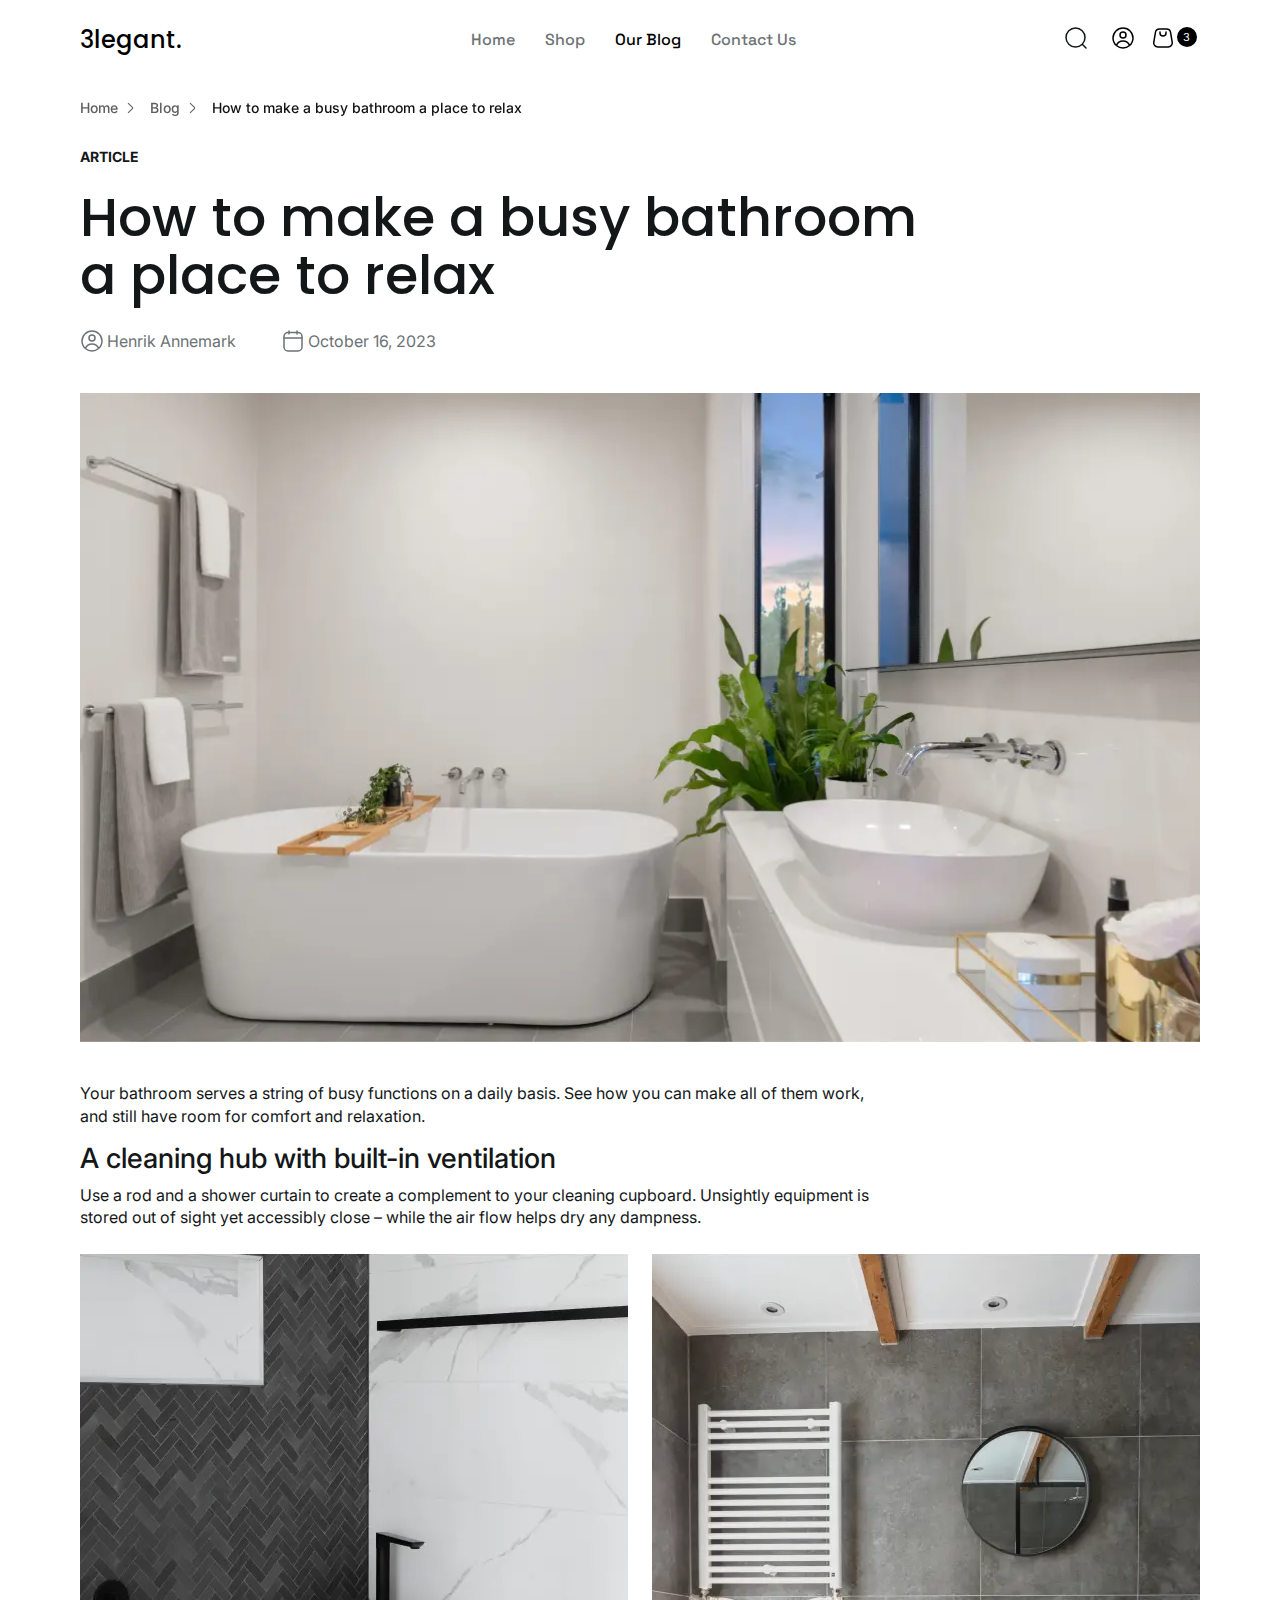
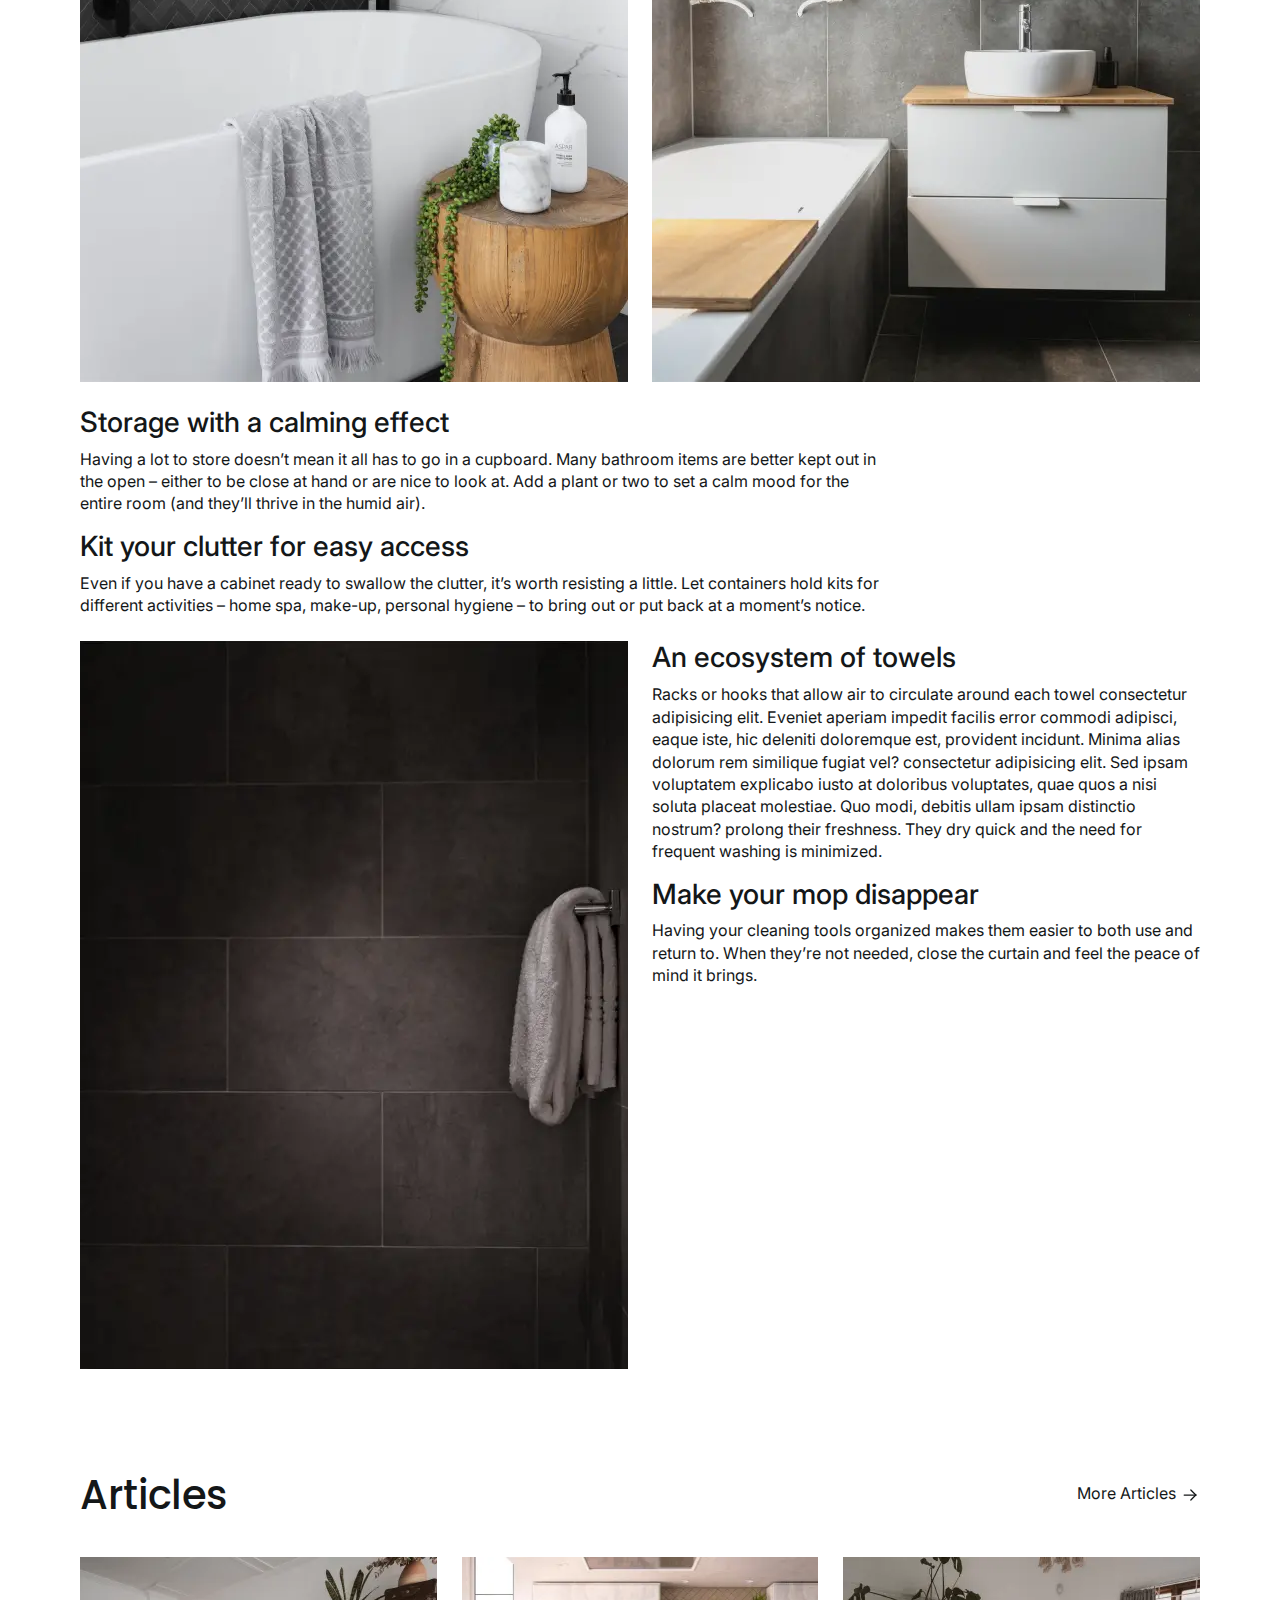
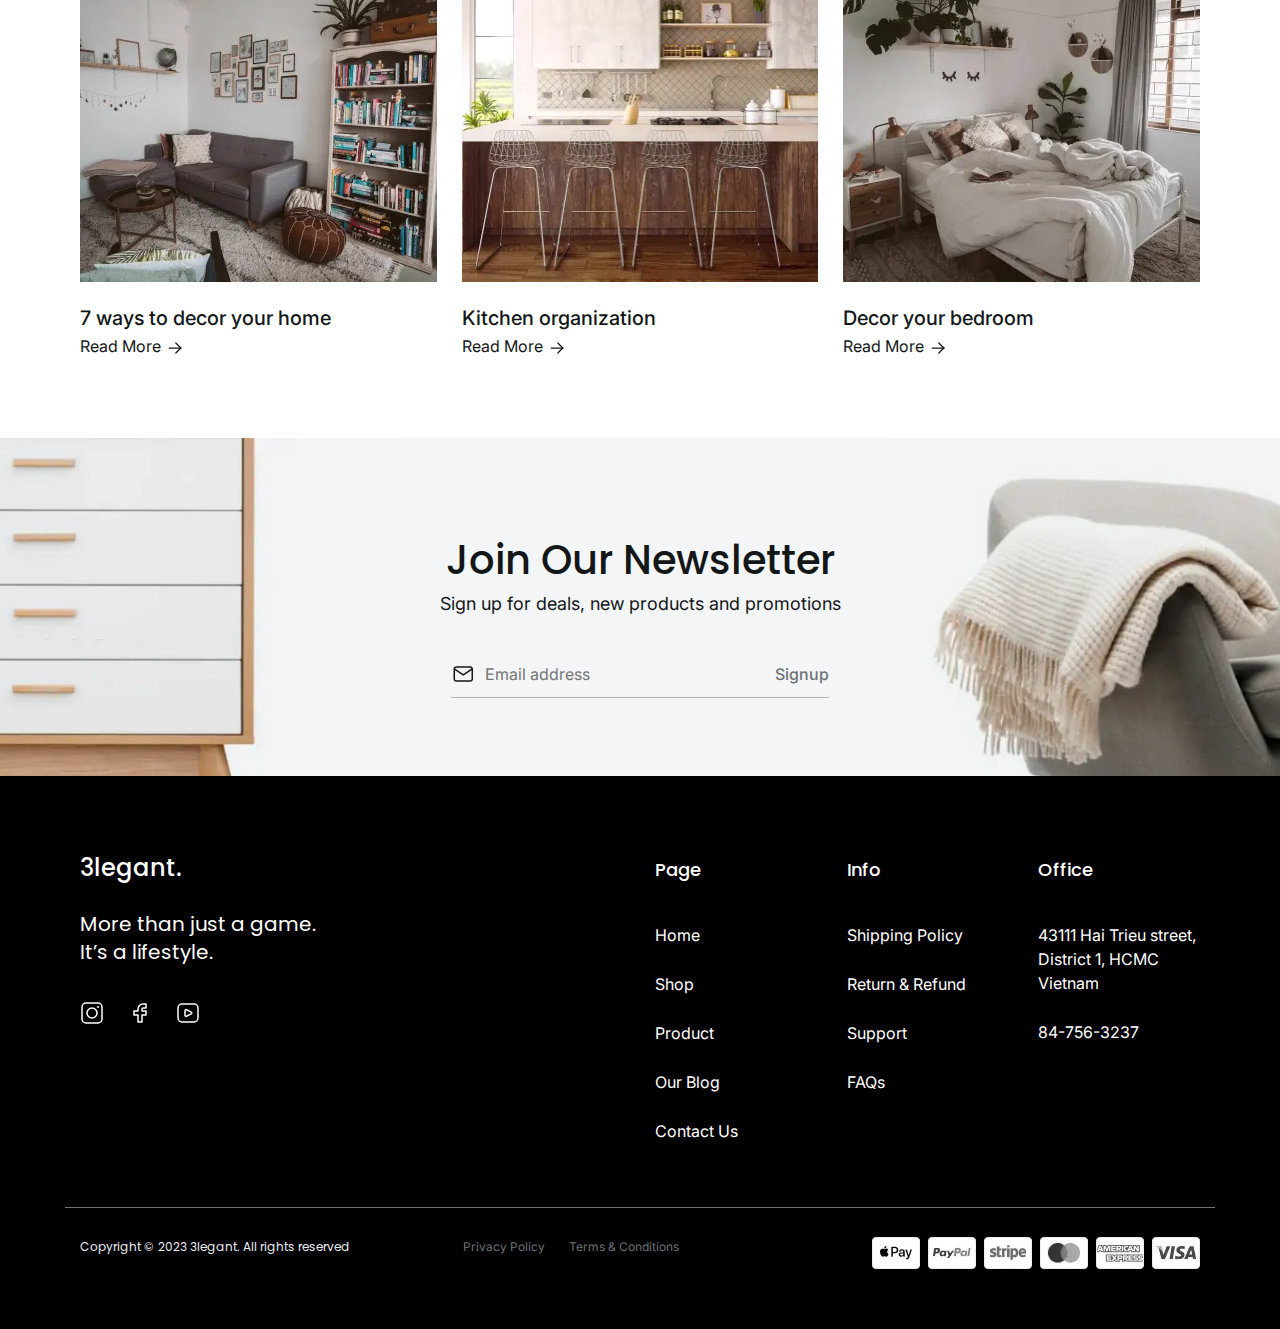
<file: article.html>
<!DOCTYPE html>
<html lang="en">

<head>
	<title>3legant</title>
	<meta charset="UTF-8">
	<meta name="format-detection" content="telephone=no">
	<!-- <style>body{opacity: 0;}</style> -->
	<link rel="stylesheet" href="css/style.min.css?_v=20240107195727">
	<link rel="shortcut icon" href="favicon.ico">
	<!-- <meta name="robots" content="noindex, nofollow"> -->
	<meta name="viewport" content="width=device-width, initial-scale=1.0">
</head>

<body>
	<div class="wrapper">
		<header class="header">
			<div class="header__container">
				<div class="header__menu menu">
					<div class="menu__box">
						<div class="menu__icon">
							<span></span>
						</div>
						<a href="./index.html" class="menu__logo">3legant.</a>
					</div>
					<nav class="menu__body">
						<ul class="menu__list">
							<form class="menu__form" action="#">
								<button type="submit" class="form__button_s">
									<svg xmlns="http://www.w3.org/2000/svg" width="24" height="24" viewBox="0 0 24 24" fill="none">
										<path d="M18.5 18.5L22 22M21 11.5C21 6.25329 16.7467 2 11.5 2C6.25329 2 2 6.25329 2 11.5C2 16.7467 6.25329 21 11.5 21C16.7467 21 21 16.7467 21 11.5Z" stroke="#141718" stroke-width="1.5" stroke-linecap="round" stroke-linejoin="round" />
									</svg>
								</button>
								<input class="menu__search" type="text" name="search" autocomplete="off" placeholder="Search">
							</form>
							<li><a href="./index.html" class="menu-link">Home</a></li>
							<li class="menu__item">
								<a href="./shop.html" class="menu-link">Shop</a>
							</li>
							<li class="menu__item">
								<a href="./blog.html" class="menu-link">Our Blog</a>
							</li>
							<li><a href="./contact.html" class="menu-link">Contact Us</a></li>
						</ul>
						<div class="menu__options options-menu">
							<div id="cart" class="options-menu__item">
								<p>Cart</p>
								<p>
									<svg xmlns="http://www.w3.org/2000/svg" width="24" height="24" viewBox="0 0 24 24" fill="none">
										<path d="M9 6L9 7C9 8.65685 10.3431 10 12 10C13.6569 10 15 8.65685 15 7V6" stroke="#141718" stroke-width="1.5" stroke-linecap="round" stroke-linejoin="round" />
										<path d="M15.6115 3H8.38848C6.43313 3 4.76436 4.41365 4.44291 6.3424L2.77624 16.3424C2.36988 18.7805 4.25006 21 6.72182 21H17.2781C19.7499 21 21.6301 18.7805 21.2237 16.3424L19.557 6.3424C19.2356 4.41365 17.5668 3 15.6115 3Z" stroke="#141718" stroke-width="1.5" stroke-linejoin="round" />
									</svg>
								</p>
							</div>
							<div class="options-menu__item">
								<p>Wishlist</p>
								<p>
									<svg xmlns="http://www.w3.org/2000/svg" width="24" height="25" viewBox="0 0 24 25" fill="none">
										<path fill-rule="evenodd" clip-rule="evenodd" d="M12.6924 7.58373C12.3055 7.95505 11.6945 7.95505 11.3076 7.58373L10.6152 6.91927C9.80477 6.14154 8.70994 5.66667 7.5 5.66667C5.01472 5.66667 3 7.68139 3 10.1667C3 12.5493 4.28979 14.5167 6.15176 16.1332C8.01532 17.7511 10.2434 18.8241 11.5746 19.3717C11.853 19.4862 12.147 19.4862 12.4254 19.3717C13.7566 18.8241 15.9847 17.7511 17.8482 16.1332C19.7102 14.5167 21 12.5493 21 10.1667C21 7.68139 18.9853 5.66667 16.5 5.66667C15.2901 5.66667 14.1952 6.14154 13.3848 6.91927L12.6924 7.58373ZM12 5.47624C10.8321 4.35548 9.24649 3.66667 7.5 3.66667C3.91015 3.66667 1 6.57682 1 10.1667C1 16.5349 7.97034 20.0517 10.8138 21.2214C11.5796 21.5364 12.4204 21.5364 13.1862 21.2214C16.0297 20.0517 23 16.5349 23 10.1667C23 6.57682 20.0899 3.66667 16.5 3.66667C14.7535 3.66667 13.1679 4.35548 12 5.47624Z" fill="#141718" />
									</svg>
								</p>
							</div>
							<button data-popup="#signIn" class="options-menu__button button">Sign In</button>
							<div class="options-menu__social">
								<a href="#">
									<svg xmlns="http://www.w3.org/2000/svg" width="24" height="24" viewBox="0 0 24 24" fill="none">
										<rect x="2" y="2" width="20" height="20" rx="4" stroke="#141718" stroke-width="1.5" />
										<circle cx="18" cy="6" r="1" fill="#141718" />
										<circle cx="12" cy="12" r="5" stroke="#141718" stroke-width="1.5" />
									</svg>
								</a>
								<a href="#">
									<svg xmlns="http://www.w3.org/2000/svg" width="24" height="24" viewBox="0 0 24 24" fill="none">
										<path d="M18 3H15C12.2386 3 10 5.23858 10 8V10H6V14H10V21H14V14H18V10H14V8C14 7.44772 14.4477 7 15 7H18V3Z" stroke="#141718" stroke-width="1.5" stroke-linecap="round" stroke-linejoin="round" />
									</svg>
								</a>
								<a href="#">
									<svg xmlns="http://www.w3.org/2000/svg" width="24" height="24" viewBox="0 0 24 24" fill="none">
										<rect x="2" y="3" width="20" height="18" rx="4" stroke="#141718" stroke-width="1.5" />
										<path d="M10.4472 8.72361L15.2111 11.1056C15.9482 11.4741 15.9482 12.5259 15.2111 12.8944L10.4472 15.2764C9.78231 15.6088 9 15.1253 9 14.382V9.61803C9 8.87465 9.78231 8.39116 10.4472 8.72361Z" stroke="#141718" stroke-width="1.5" stroke-linecap="round" />
									</svg>
								</a>
							</div>
						</div>
					</nav>
					<div class="menu__manage manage-menu">
						<div class="manage-menu__search" tabindex="0">
							<form action="#">
								<input type="search">
								<svg xmlns="http://www.w3.org/2000/svg" width="24" height="24" viewBox="0 0 24 24" fill="none">
									<path d="M18.5 18.5L22 22M21 11.5C21 6.25329 16.7467 2 11.5 2C6.25329 2 2 6.25329 2 11.5C2 16.7467 6.25329 21 11.5 21C16.7467 21 21 16.7467 21 11.5Z" stroke="#141718" stroke-width="1.5" stroke-linecap="round" stroke-linejoin="round" />
								</svg>
							</form>
						</div>
						<button data-popup="#signIn" class="manage-menu__profile">
							<svg xmlns="http://www.w3.org/2000/svg" width="24" height="24" viewBox="0 0 24 24" fill="none">
								<path d="M18.5588 19.5488C17.5654 16.8918 15.0036 15 12 15C8.99638 15 6.4346 16.8918 5.44117 19.5488M18.5588 19.5488C20.6672 17.7154 22 15.0134 22 12C22 6.47715 17.5228 2 12 2C6.47715 2 2 6.47715 2 12C2 15.0134 3.33285 17.7154 5.44117 19.5488M18.5588 19.5488C16.8031 21.0756 14.5095 22 12 22C9.49052 22 7.19694 21.0756 5.44117 19.5488M15 9C15 10.6569 13.6569 12 12 12C10.3431 12 9 10.6569 9 9C9 7.34315 10.3431 6 12 6C13.6569 6 15 7.34315 15 9Z" stroke="#141718" stroke-width="1.5" stroke-linejoin="round" />
							</svg>
						</button>
						<button class="manage-menu__cart">
							<svg xmlns="http://www.w3.org/2000/svg" width="24" height="24" viewBox="0 0 24 24" fill="none">
								<path d="M9 6L9 7C9 8.65685 10.3431 10 12 10C13.6569 10 15 8.65685 15 7V6" stroke="#141718" stroke-width="1.5" stroke-linecap="round" stroke-linejoin="round" />
								<path d="M15.6115 3H8.38851C6.43316 3 4.7644 4.41365 4.44294 6.3424L2.77627 16.3424C2.36992 18.7805 4.25009 21 6.72185 21H17.2782C19.7499 21 21.6301 18.7805 21.2237 16.3424L19.5571 6.3424C19.2356 4.41365 17.5669 3 15.6115 3Z" stroke="#141718" stroke-width="1.5" stroke-linejoin="round" />
							</svg>
						</button>
					</div>
				</div>
			</div>

			<div class="flyout">
				<div class="flyout__body">
					<div class="flyout__head">
						<p>Cart</p>
						<div class="close-flyout">
							<svg xmlns="http://www.w3.org/2000/svg" width="35" height="35" viewBox="0 0 24 24" fill="none">
								<path fill-rule="evenodd" clip-rule="evenodd" d="M5.29289 5.29289C5.68342 4.90237 6.31658 4.90237 6.70711 5.29289L12 10.5858L17.2929 5.29289C17.6834 4.90237 18.3166 4.90237 18.7071 5.29289C19.0976 5.68342 19.0976 6.31658 18.7071 6.70711L13.4142 12L18.7071 17.2929C19.0976 17.6834 19.0976 18.3166 18.7071 18.7071C18.3166 19.0976 17.6834 19.0976 17.2929 18.7071L12 13.4142L6.70711 18.7071C6.31658 19.0976 5.68342 19.0976 5.29289 18.7071C4.90237 18.3166 4.90237 17.6834 5.29289 17.2929L10.5858 12L5.29289 6.70711C4.90237 6.31658 4.90237 5.68342 5.29289 5.29289Z" fill="#6C7275" />
							</svg>
						</div>
					</div>

					<div class="flyout__cart">
						<div class="flyout__item">
							<div class="item-flyout__image">
								<picture><source srcset="img/flyout/01.webp" type="image/webp"><img src="img/flyout/01.jpg" alt="image"></picture>
							</div>
							<div class="item-flyout__content">
								<div class="item-flyout__name">Tray Table</div>
								<div class="item-flyout__color">Color: Black</div>

								<div class="item-flyout__counter counter">
									<div class="counter__minus" data-action="minus">
										<svg xmlns="http://www.w3.org/2000/svg" width="16" height="32" viewBox="0 0 16 16" fill="none">
											<path d="M3.22925 8H12.5626" stroke="#000" stroke-width="0.75" stroke-linecap="round" stroke-linejoin="round" />
										</svg>
									</div>
									<div class="counter__figure" data-counter>1</div>
									<div class="counter__plus" data-action="plus">
										<svg xmlns="http://www.w3.org/2000/svg" width="16" height="32" viewBox="0 0 16 16" fill="none">
											<path fill-rule="evenodd" clip-rule="evenodd" d="M8.375 3.33301C8.375 3.1259 8.20711 2.95801 8 2.95801C7.79289 2.95801 7.625 3.1259 7.625 3.33301V7.62469H3.33325C3.12615 7.62469 2.95825 7.79259 2.95825 7.99969C2.95825 8.2068 3.12615 8.37469 3.33325 8.37469H7.625V12.6663C7.625 12.8734 7.79289 13.0413 8 13.0413C8.20711 13.0413 8.375 12.8734 8.375 12.6663V8.37469H12.6666C12.8737 8.37469 13.0416 8.2068 13.0416 7.99969C13.0416 7.79259 12.8737 7.62469 12.6666 7.62469H8.375V3.33301Z" fill="#121212" />
										</svg>
									</div>
								</div>

							</div>
							<div class="item-flyout__price">
								<p>19.19$</p>
								<button class="delete-item">
									<svg xmlns="http://www.w3.org/2000/svg" width="24" height="24" viewBox="0 0 24 24" fill="none">
										<path fill-rule="evenodd" clip-rule="evenodd" d="M5.29289 5.29289C5.68342 4.90237 6.31658 4.90237 6.70711 5.29289L12 10.5858L17.2929 5.29289C17.6834 4.90237 18.3166 4.90237 18.7071 5.29289C19.0976 5.68342 19.0976 6.31658 18.7071 6.70711L13.4142 12L18.7071 17.2929C19.0976 17.6834 19.0976 18.3166 18.7071 18.7071C18.3166 19.0976 17.6834 19.0976 17.2929 18.7071L12 13.4142L6.70711 18.7071C6.31658 19.0976 5.68342 19.0976 5.29289 18.7071C4.90237 18.3166 4.90237 17.6834 5.29289 17.2929L10.5858 12L5.29289 6.70711C4.90237 6.31658 4.90237 5.68342 5.29289 5.29289Z" fill="#6C7275" />
									</svg>
								</button>
							</div>
						</div>
						<div class="flyout__item">
							<div class="item-flyout__image">
								<picture><source srcset="img/flyout/02.webp" type="image/webp"><img src="img/flyout/02.jpg" alt="image"></picture>
							</div>
							<div class="item-flyout__content">
								<div class="item-flyout__name">Tray Table</div>
								<div class="item-flyout__color">Color: Red</div>
								<div class="item-flyout__counter counter">
									<div class="counter__minus" data-action="minus">
										<svg xmlns="http://www.w3.org/2000/svg" width="16" height="32" viewBox="0 0 16 16" fill="none">
											<path d="M3.22925 8H12.5626" stroke="#000" stroke-width="0.75" stroke-linecap="round" stroke-linejoin="round" />
										</svg>
									</div>
									<div class="counter__figure" data-counter>1</div>
									<div class="counter__plus" data-action="plus">
										<svg xmlns="http://www.w3.org/2000/svg" width="16" height="32" viewBox="0 0 16 16" fill="none">
											<path fill-rule="evenodd" clip-rule="evenodd" d="M8.375 3.33301C8.375 3.1259 8.20711 2.95801 8 2.95801C7.79289 2.95801 7.625 3.1259 7.625 3.33301V7.62469H3.33325C3.12615 7.62469 2.95825 7.79259 2.95825 7.99969C2.95825 8.2068 3.12615 8.37469 3.33325 8.37469H7.625V12.6663C7.625 12.8734 7.79289 13.0413 8 13.0413C8.20711 13.0413 8.375 12.8734 8.375 12.6663V8.37469H12.6666C12.8737 8.37469 13.0416 8.2068 13.0416 7.99969C13.0416 7.79259 12.8737 7.62469 12.6666 7.62469H8.375V3.33301Z" fill="#121212" />
										</svg>
									</div>
								</div>
							</div>
							<div class="item-flyout__price">
								<p>19.19$</p>
								<button class="delete-item">
									<svg xmlns="http://www.w3.org/2000/svg" width="24" height="24" viewBox="0 0 24 24" fill="none">
										<path fill-rule="evenodd" clip-rule="evenodd" d="M5.29289 5.29289C5.68342 4.90237 6.31658 4.90237 6.70711 5.29289L12 10.5858L17.2929 5.29289C17.6834 4.90237 18.3166 4.90237 18.7071 5.29289C19.0976 5.68342 19.0976 6.31658 18.7071 6.70711L13.4142 12L18.7071 17.2929C19.0976 17.6834 19.0976 18.3166 18.7071 18.7071C18.3166 19.0976 17.6834 19.0976 17.2929 18.7071L12 13.4142L6.70711 18.7071C6.31658 19.0976 5.68342 19.0976 5.29289 18.7071C4.90237 18.3166 4.90237 17.6834 5.29289 17.2929L10.5858 12L5.29289 6.70711C4.90237 6.31658 4.90237 5.68342 5.29289 5.29289Z" fill="#6C7275" />
									</svg>
								</button>
							</div>
						</div>
						<div class="flyout__item">
							<div class="item-flyout__image">
								<picture><source srcset="img/flyout/03.webp" type="image/webp"><img src="img/flyout/03.jpg" alt="image"></picture>
							</div>
							<div class="item-flyout__content">
								<div class="item-flyout__name">Table lamp</div>
								<div class="item-flyout__color">Color: gold</div>
								<div class="item-flyout__counter counter">
									<div class="counter__minus" data-action="minus">
										<svg xmlns="http://www.w3.org/2000/svg" width="16" height="32" viewBox="0 0 16 16" fill="none">
											<path d="M3.22925 8H12.5626" stroke="#000" stroke-width="0.75" stroke-linecap="round" stroke-linejoin="round" />
										</svg>
									</div>
									<div class="counter__figure" data-counter>1</div>
									<div class="counter__plus" data-action="plus">
										<svg xmlns="http://www.w3.org/2000/svg" width="16" height="32" viewBox="0 0 16 16" fill="none">
											<path fill-rule="evenodd" clip-rule="evenodd" d="M8.375 3.33301C8.375 3.1259 8.20711 2.95801 8 2.95801C7.79289 2.95801 7.625 3.1259 7.625 3.33301V7.62469H3.33325C3.12615 7.62469 2.95825 7.79259 2.95825 7.99969C2.95825 8.2068 3.12615 8.37469 3.33325 8.37469H7.625V12.6663C7.625 12.8734 7.79289 13.0413 8 13.0413C8.20711 13.0413 8.375 12.8734 8.375 12.6663V8.37469H12.6666C12.8737 8.37469 13.0416 8.2068 13.0416 7.99969C13.0416 7.79259 12.8737 7.62469 12.6666 7.62469H8.375V3.33301Z" fill="#121212" />
										</svg>
									</div>
								</div>
							</div>
							<div class="item-flyout__price">
								<p>39.00$</p>
								<button class="delete-item">
									<svg xmlns="http://www.w3.org/2000/svg" width="24" height="24" viewBox="0 0 24 24" fill="none">
										<path fill-rule="evenodd" clip-rule="evenodd" d="M5.29289 5.29289C5.68342 4.90237 6.31658 4.90237 6.70711 5.29289L12 10.5858L17.2929 5.29289C17.6834 4.90237 18.3166 4.90237 18.7071 5.29289C19.0976 5.68342 19.0976 6.31658 18.7071 6.70711L13.4142 12L18.7071 17.2929C19.0976 17.6834 19.0976 18.3166 18.7071 18.7071C18.3166 19.0976 17.6834 19.0976 17.2929 18.7071L12 13.4142L6.70711 18.7071C6.31658 19.0976 5.68342 19.0976 5.29289 18.7071C4.90237 18.3166 4.90237 17.6834 5.29289 17.2929L10.5858 12L5.29289 6.70711C4.90237 6.31658 4.90237 5.68342 5.29289 5.29289Z" fill="#6C7275" />
									</svg>
								</button>
							</div>
						</div>
					</div>
					<div class="flyout__sum">
						<div class="sum__subtotal">
							<p>Subtotal</p>
							<p class="previous-price">77.38$</p>
						</div>
						<div class="sum__total">
							<p>Total</p>
							<p class="last-price">234.00$</p>
						</div>
						<button class="sum__button button">Checkout</button>
						<div class="sum__link"><a href="#">View Cart</a></div>
					</div>
				</div>
			</div>
			<div class="to-top" data-goto=".page" data-goto-top="80">
				<svg width="20" height="20" viewBox="0 0 20 20" fill="none" xmlns="http://www.w3.org/2000/svg">
					<path d="M9.99999 15.8333V4.16659" stroke="#6C7275" stroke-width="1.25" stroke-linecap="round" stroke-linejoin="round" />
					<path d="M15 9.16675L9.99999 4.16675" stroke="#6C7275" stroke-width="1.25" stroke-linecap="round" stroke-linejoin="round" />
					<path d="M5 9.16675L10 4.16675" stroke="#6C7275" stroke-width="1.25" stroke-linecap="round" stroke-linejoin="round" />
				</svg>
			</div>
		</header>

		<main class="page">
			<div class="blog__crumb crumb">
				<div class="crumb__container">
					<div class="crumb__body">
						<a href="./index.html">Home</a>
						<a href="./blog.html">Blog</a>
						<p>How to make a busy bathroom a place to relax</p>
					</div>
				</div>
			</div>
			<section class="clause">
				<div class="clause__container">
					<div class="clause__label">Article</div>
					<h1 class="clause__title">How to make a busy bathroom a place to relax</h1>
					<div class="clause__inform inform-clause">
						<a href="#" class="inform-clause__item">
							<div class="inform-clause__icon"><img src="img/clause/icons/user.svg" alt="icon"></div>
							<div class="inform-clause__text">Henrik Annemark</div>
						</a>
						<div class="inform-clause__item">
							<div class="inform-clause__icon"><img src="img/clause/icons/calendar.svg" alt="icon"></div>
							<time class="inform-clause__text">October 16, 2023</time>
						</div>
					</div>
					<div data-change class="clause__main-image clause__main-image-ibg">
						<picture><source srcset="img/clause/01.webp" type="image/webp"><img src="img/clause/01.jpg" alt="image"></picture>
						<picture><source srcset="img/clause/0111.webp" type="image/webp"><img src="img/clause/0111.jpg" alt="image"></picture>
					</div>
					<div class="clause__text">Your bathroom serves a string of busy functions on a daily basis. See how you can make all of them work, and still have room for comfort and relaxation.</div>
					<div class="clause__sub-title">A cleaning hub with built-in ventilation</div>
					<div class="clause__text">Use a rod and a shower curtain to create a complement to your cleaning cupboard. Unsightly equipment is stored out of sight yet accessibly close – while the air flow helps dry any dampness.</div>
					<div class="clause__box">
						<div data-change class="clause__image clause__image-ibg">
							<picture><source srcset="img/clause/02.webp" type="image/webp"><img src="img/clause/02.jpg" alt="image"></picture>
							<picture><source srcset="img/clause/0222.webp" type="image/webp"><img src="img/clause/0222.jpg" alt="image"></picture>
						</div>
						<div data-change class="clause__image clause__image-ibg">
							<picture><source srcset="img/clause/03.webp" type="image/webp"><img src="img/clause/03.jpg" alt="image"></picture>
							<picture><source srcset="img/clause/0333.webp" type="image/webp"><img src="img/clause/0333.jpg" alt="image"></picture>
						</div>
					</div>
					<div class="clause__sub-title">Storage with a calming effect</div>
					<div class="clause__text">Having a lot to store doesn’t mean it all has to go in a cupboard. Many bathroom items are better kept out in the open – either to be close at hand or are nice to look at. Add a plant or two to set a calm mood for the entire room (and they’ll thrive in the humid air).</div>
					<div class="clause__sub-title">Kit your clutter for easy access</div>
					<div class="clause__text">Even if you have a cabinet ready to swallow the clutter, it’s worth resisting a little. Let containers hold kits for different activities – home spa, make-up, personal hygiene – to bring out or put back at a moment’s notice.</div>
					<div class="clause__box">
						<div data-change class="clause__image clause__image-ibg">
							<picture><source srcset="img/clause/04.webp" type="image/webp"><img src="img/clause/04.jpg" alt="image"></picture>
							<picture><source srcset="img/clause/0444.webp" type="image/webp"><img src="img/clause/0444.jpg" alt="image"></picture>
						</div>
						<div data-change class="clause__content">
							<div class="clause__sub-title">An ecosystem of towels</div>
							<div class="clause__text">Racks or hooks that allow air to circulate around each towel consectetur adipisicing elit. Eveniet aperiam impedit facilis error commodi adipisci, eaque iste, hic deleniti doloremque est, provident incidunt. Minima alias dolorum rem similique fugiat vel? consectetur adipisicing elit. Sed ipsam voluptatem explicabo iusto at doloribus voluptates, quae quos a nisi soluta placeat molestiae. Quo modi, debitis ullam ipsam distinctio nostrum? prolong their freshness. They dry quick and the need for frequent washing is minimized.</div>
							<div class="clause__sub-title">Make your mop disappear</div>
							<div class="clause__text">Having your cleaning tools organized makes them easier to both use and return to. When they’re not needed, close the curtain and feel the peace of mind it brings.</div>
						</div>
					</div>
				</div>
			</section>
			<section class="articles">
				<div class="articles__container">
					<div class="articles__title-block">
						<h3 class="articles__title title">Articles</h3>
						<a href="./blog.html" class="articles__link link-arrow">
							<p>More Articles</p>
							<svg xmlns="http://www.w3.org/2000/svg" width="20" height="20" viewBox="0 0 20 20" fill="none">
								<path d="M4.16666 10H15.8333" stroke="#141718" stroke-width="1.25" stroke-linecap="round" stroke-linejoin="round" />
								<path d="M10.8333 15L15.8333 10" stroke="#141718" stroke-width="1.25" stroke-linecap="round" stroke-linejoin="round" />
								<path d="M10.8333 5L15.8333 10" stroke="#141718" stroke-width="1.25" stroke-linecap="round" stroke-linejoin="round" />
							</svg>
						</a>
					</div>
					<div class="articles__body">
						<div class="articles__item item-articles">
							<div class="item-articles__image">
								<picture><source srcset="img/articles/01.webp" type="image/webp"><img src="img/articles/01.jpg" alt="image"></picture>
							</div>
							<div class="item-articles__text">7 ways to decor your home</div>
							<a href="./blog.html" class="item-articles__link link-arrow">
								<p>Read More</p>
								<svg xmlns="http://www.w3.org/2000/svg" width="20" height="20" viewBox="0 0 20 20" fill="none">
									<path d="M4.16666 10H15.8333" stroke="#141718" stroke-width="1.25" stroke-linecap="round" stroke-linejoin="round" />
									<path d="M10.8333 15L15.8333 10" stroke="#141718" stroke-width="1.25" stroke-linecap="round" stroke-linejoin="round" />
									<path d="M10.8333 5L15.8333 10" stroke="#141718" stroke-width="1.25" stroke-linecap="round" stroke-linejoin="round" />
								</svg>
							</a>
						</div>
						<div class="articles__item item-articles">
							<div class="item-articles__image">
								<picture><source srcset="img/articles/02.webp" type="image/webp"><img src="img/articles/02.jpg" alt="image"></picture>
							</div>
							<div class="item-articles__text">Kitchen organization</div>
							<a href="./blog.html" class="item-articles__link link-arrow">
								<p>Read More</p>
								<svg xmlns="http://www.w3.org/2000/svg" width="20" height="20" viewBox="0 0 20 20" fill="none">
									<path d="M4.16666 10H15.8333" stroke="#141718" stroke-width="1.25" stroke-linecap="round" stroke-linejoin="round" />
									<path d="M10.8333 15L15.8333 10" stroke="#141718" stroke-width="1.25" stroke-linecap="round" stroke-linejoin="round" />
									<path d="M10.8333 5L15.8333 10" stroke="#141718" stroke-width="1.25" stroke-linecap="round" stroke-linejoin="round" />
								</svg>
							</a>
						</div>
						<div class="articles__item item-articles">
							<div class="item-articles__image">
								<picture><source srcset="img/articles/03.webp" type="image/webp"><img src="img/articles/03.jpg" alt="image"></picture>
							</div>
							<div class="item-articles__text">Decor your bedroom</div>
							<a href="./blog.html" class="item-articles__link link-arrow">
								<p>Read More</p>
								<svg xmlns="http://www.w3.org/2000/svg" width="20" height="20" viewBox="0 0 20 20" fill="none">
									<path d="M4.16666 10H15.8333" stroke="#141718" stroke-width="1.25" stroke-linecap="round" stroke-linejoin="round" />
									<path d="M10.8333 15L15.8333 10" stroke="#141718" stroke-width="1.25" stroke-linecap="round" stroke-linejoin="round" />
									<path d="M10.8333 5L15.8333 10" stroke="#141718" stroke-width="1.25" stroke-linecap="round" stroke-linejoin="round" />
								</svg>
							</a>
						</div>
					</div>
				</div>
			</section>
			<section class="newsletter">
				<div class="newsletter__container">
					<div class="newsletter__box">
						<h3 class="newsletter__title">Join Our Newsletter</h3>
						<div class="newsletter__text">Sign up for deals, new products and promotions</div>
						<form action="#" class="newsletter__form">
							<img src="img/newsletter/icons/email.svg" alt="icon">
							<input class="newsletter__input" type="email" placeholder="Email address" autocomplete="off" data-validate data-required="email" data-error="Введен не верный E-mail">
							<button class="newsletter__button" type="submit">Signup</button>
						</form>
					</div>
				</div>
				<picture><source srcset="img/newsletter/01.webp" type="image/webp"><img src="img/newsletter/01.jpg" alt="image"></picture>
			</section>
			<script>
				let menuList = document.querySelector('.menu__list')
				let itemHeaderMenu = menuList.querySelectorAll('li')
				itemHeaderMenu[2].classList.add('_active')
			</script>
		</main>
		<footer class="footer">
			<div class="footer__container">
				<nav class="footer-top top-footer" data-spollers="600,max">
					<div class="top-footer__column top-footer__column_big">
						<a href="#" class="top-footer__logo">3legant.</a>
						<div class="top-footer__quote">
							<p>More than just a game.</p>
							<p>It’s a lifestyle.</p>
						</div>
						<ul class="top-footer__social">
							<li>
								<a href="#">
									<svg xmlns="http://www.w3.org/2000/svg" width="24" height="24" viewBox="0 0 24 24" fill="none">
										<rect x="2" y="2" width="20" height="20" rx="4" stroke="#FEFEFE" stroke-width="1.5" />
										<circle cx="18" cy="6" r="1" fill="#FEFEFE" />
										<circle cx="12" cy="12" r="5" stroke="#FEFEFE" stroke-width="1.5" />
									</svg>
								</a>
							</li>
							<li>
								<a href="#">
									<svg xmlns="http://www.w3.org/2000/svg" width="24" height="24" viewBox="0 0 24 24" fill="none">
										<path d="M18 3H15C12.2386 3 10 5.23858 10 8V10H6V14H10V21H14V14H18V10H14V8C14 7.44772 14.4477 7 15 7H18V3Z" stroke="#FEFEFE" stroke-width="1.5" stroke-linecap="round" stroke-linejoin="round" />
									</svg>
								</a>
							</li>
							<li>
								<a href="#">
									<svg xmlns="http://www.w3.org/2000/svg" width="24" height="24" viewBox="0 0 24 24" fill="none">
										<rect x="2" y="3" width="20" height="18" rx="4" stroke="#FEFEFE" stroke-width="1.5" />
										<path d="M10.4472 8.72361L15.2111 11.1056C15.9482 11.4741 15.9482 12.5259 15.2111 12.8944L10.4472 15.2764C9.78231 15.6088 9 15.1253 9 14.382V9.61803C9 8.87465 9.78231 8.39116 10.4472 8.72361Z" stroke="#FEFEFE" stroke-width="1.5" stroke-linecap="round" />
									</svg>
								</a>
							</li>
						</ul>
					</div>
					<div class="top-footer__column">
						<div class="top-footer__title" data-spoller>Page</div>
						<ul class="top-footer__list">
							<li><a href="./index.html" class="top-footer__item">Home</a></li>
							<li><a href="./shop.html" class="top-footer__item">Shop</a></li>
							<li><a href="./goods.html" class="top-footer__item">Product</a></li>
							<li><a href="./blog.html" class="top-footer__item">Our Blog</a></li>
							<li><a href="./contact.html" class="top-footer__item">Contact Us</a></li>
						</ul>
					</div>
					<div class="top-footer__column">
						<div class="top-footer__title" data-spoller>Info</div>
						<ul class="top-footer__list">
							<li><a href="#" class="top-footer__item">Shipping Policy</a></li>
							<li><a href="#" class="top-footer__item">Return & Refund</a></li>
							<li><a href="#" class="top-footer__item">Support</a></li>
							<li><a href="#" class="top-footer__item">FAQs</a></li>
						</ul>
					</div>
					<div class="top-footer__column">
						<div class="top-footer__title" data-spoller>Office</div>
						<ul class="top-footer__list">
							<li>43111 Hai Trieu street, District 1, HCMC Vietnam</li>
							<li><a href="tel:847563237" class="top-footer__item">84-756-3237</a></li>
						</ul>
					</div>
				</nav>
				<div class="footer-bottom bottom-footer">
					<div class="bottom-footer__column">
						<p class="bottom-footer__copy">
							Copyright © 2023 3legant. All rights reserved
						</p>
					</div>
					<div class="bottom-footer__column">
						<a href="#">Privacy Policy</a>
						<a href="#">Terms & Conditions</a>
					</div>
					<div class="bottom-footer__column">
						<ul class="bottom-footer__list">
							<li>
								<a href="#" class="bottom-footer__link">
									<picture><source srcset="img/footer/01.webp" type="image/webp"><img src="img/footer/01.png" alt="payment methods"></picture>
								</a>
							</li>
							<li>
								<a href="#" class="bottom-footer__link">
									<picture><source srcset="img/footer/02.webp" type="image/webp"><img src="img/footer/02.png" alt="payment methods"></picture>
								</a>
							</li>
							<li>
								<a href="#" class="bottom-footer__link">
									<picture><source srcset="img/footer/03.webp" type="image/webp"><img src="img/footer/03.png" alt="payment methods"></picture>
								</a>
							</li>
							<li>
								<a href="#" class="bottom-footer__link">
									<picture><source srcset="img/footer/04.webp" type="image/webp"><img src="img/footer/04.png" alt="payment methods"></picture>
								</a>
							</li>
							<li>
								<a href="#" class="bottom-footer__link">
									<picture><source srcset="img/footer/05.webp" type="image/webp"><img src="img/footer/05.png" alt="payment methods"></picture>
								</a>
							</li>
							<li>
								<a href="#" class="bottom-footer__link">
									<picture><source srcset="img/footer/06.webp" type="image/webp"><img src="img/footer/06.png" alt="payment methods"></picture>
								</a>
							</li>
						</ul>
					</div>
				</div>
			</div>
		</footer>
	</div>

	<!-- signUp -->
	<div id="signUp" aria-hidden="true" class="popup">
		<div class="popup__wrapper">
			<div class="popup__content">
				<button data-close type="button" class="popup__close">
					<svg xmlns="http://www.w3.org/2000/svg" height="16" width="12" viewBox="0 0 384 512"><!--!Font Awesome Free 6.5.1 by @fontawesome - https://fontawesome.com License - https://fontawesome.com/license/free Copyright 2023 Fonticons, Inc.-->
						<path d="M342.6 150.6c12.5-12.5 12.5-32.8 0-45.3s-32.8-12.5-45.3 0L192 210.7 86.6 105.4c-12.5-12.5-32.8-12.5-45.3 0s-12.5 32.8 0 45.3L146.7 256 41.4 361.4c-12.5 12.5-12.5 32.8 0 45.3s32.8 12.5 45.3 0L192 301.3 297.4 406.6c12.5 12.5 32.8 12.5 45.3 0s12.5-32.8 0-45.3L237.3 256 342.6 150.6z" />
					</svg>
				</button>
				<div class="sign-up__body">
					<div class="sign-up__image sign-up__image-ibg">
						<div class="sign-up__label">3legant.</div>
						<div data-change class="sign-up__image-box">
							<picture><source srcset="img/singUp/01.webp" type="image/webp"><img src="img/singUp/01.jpg" alt="image"></picture>
							<picture><source srcset="img/singUp/0111.webp" type="image/webp"><img src="img/singUp/0111.jpg" alt="image"></picture>
						</div>
					</div>
					<div class="sign-up__content">
						<div class="sign-up__box">
							<div class="sign-up__title">Sign up</div>
							<div class="sign-up__text">Already have an account? <a href="#" data-popup="#signIn">Sign in</a></div>
							<form class="sign-up__form">
								<input type="text" name="name" autocomplete="off" class="sign-up__input" placeholder="Your name">
								<input type="text" name="name" autocomplete="off" class="sign-up__input" placeholder="Username">
								<input type="text" name="email" autocomplete="off" class="sign-up__input" placeholder="Email address" data-validate data-required="email" data-error="Введен не верный E-mail">
								<div class="sign-up__pass">
									<input type="password" name="Password" autocomplete="off" class="sign-up__input" placeholder="Password">
									<div class="pass-view"></div>
								</div>
								<div class="checkbox">
									<input id="signUp-checkbox" type="checkbox" name="agreemant" class="checkbox__input">
									<label for="signUp-checkbox" class="checkbox__label">I agree with <a href="#">Privacy Policy</a> and <a href="#">Terms of Use</a></label>
								</div>
								<button type="submit" class="sign-up__button button">Sign Up</button>
							</form>
						</div>
					</div>
				</div>
			</div>
		</div>
	</div>

	<!-- signIn -->
	<div id="signIn" aria-hidden="true" class="popup">
		<div class="popup__wrapper">
			<div class="popup__content">
				<button data-close type="button" class="popup__close">
					<svg xmlns="http://www.w3.org/2000/svg" height="16" width="12" viewBox="0 0 384 512"><!--!Font Awesome Free 6.5.1 by @fontawesome - https://fontawesome.com License - https://fontawesome.com/license/free Copyright 2023 Fonticons, Inc.-->
						<path d="M342.6 150.6c12.5-12.5 12.5-32.8 0-45.3s-32.8-12.5-45.3 0L192 210.7 86.6 105.4c-12.5-12.5-32.8-12.5-45.3 0s-12.5 32.8 0 45.3L146.7 256 41.4 361.4c-12.5 12.5-12.5 32.8 0 45.3s32.8 12.5 45.3 0L192 301.3 297.4 406.6c12.5 12.5 32.8 12.5 45.3 0s12.5-32.8 0-45.3L237.3 256 342.6 150.6z" />
					</svg>
				</button>
				<div class="sign-up__body">
					<div class="sign-up__image sign-up__image-ibg">
						<div class="sign-up__label">3legant.</div>
						<div data-change class="sign-up__image-box">
							<picture><source srcset="img/singUp/01.webp" type="image/webp"><img src="img/singUp/01.jpg" alt="image"></picture>
							<picture><source srcset="img/singUp/0111.webp" type="image/webp"><img src="img/singUp/0111.jpg" alt="image"></picture>
						</div>
					</div>
					<div class="sign-up__content">
						<div class="sign-up__box">
							<div class="sign-up__title">Sign In</div>
							<div class="sign-up__text">Don’t have an accout yet? <a href="#" data-popup="#signUp">Sign Up</a></div>
							<form class="sign-up__form">
								<input type="text" name="name" autocomplete="off" class="sign-up__input" placeholder="Your usernam or email address">
								<div class="sign-up__pass">
									<input type="password" name="Password" autocomplete="off" class="sign-up__input" placeholder="Password">
									<div class="pass-view"></div>
								</div>
								<div class="checkbox">
									<input id="signIn-checkbox" type="checkbox" name="agreemant" class="checkbox__input">
									<label for="signIn-checkbox" class="checkbox__label">Remember me</label>
								</div>
								<button type="submit" class="sign-up__button button">Sign Up</button>
							</form>
						</div>
					</div>
				</div>
			</div>
		</div>
	</div>
	<script src="js/app.min.js?_v=20240107195727"></script>
</body>

</html>
</file>
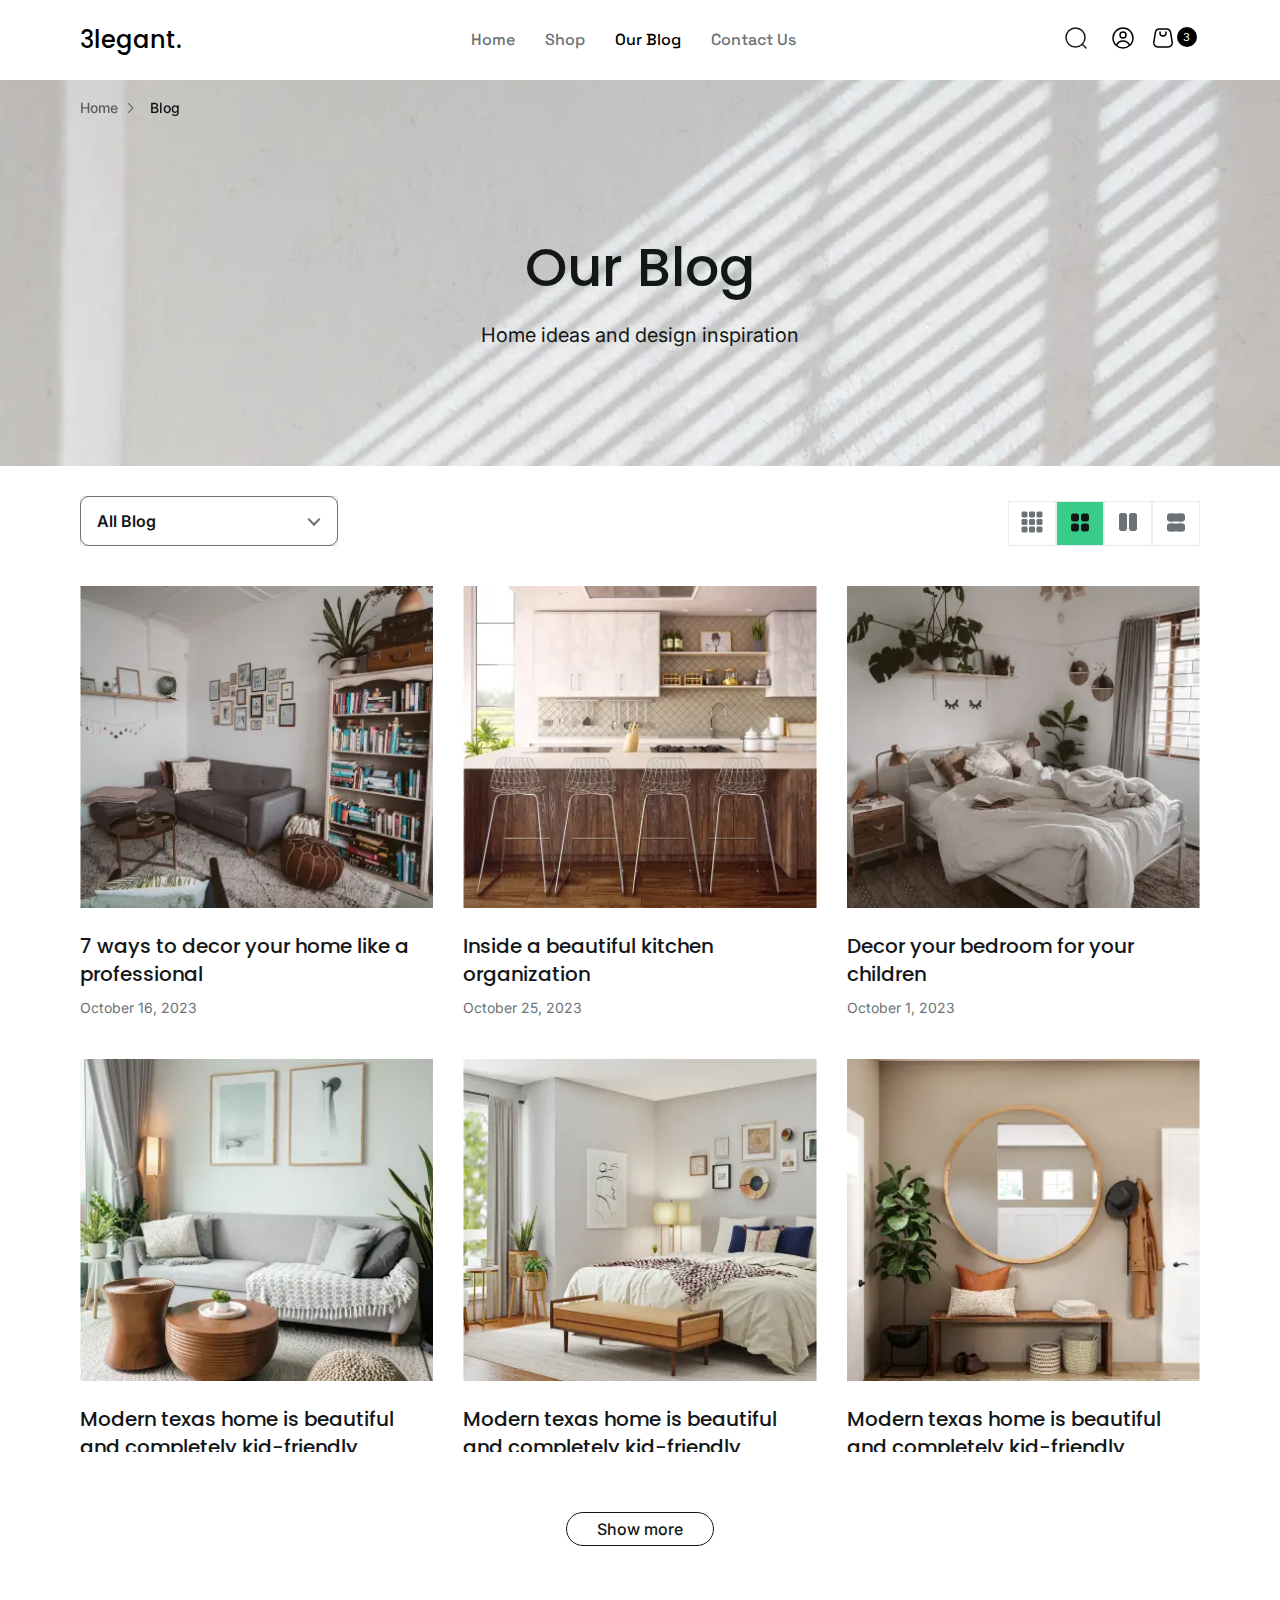
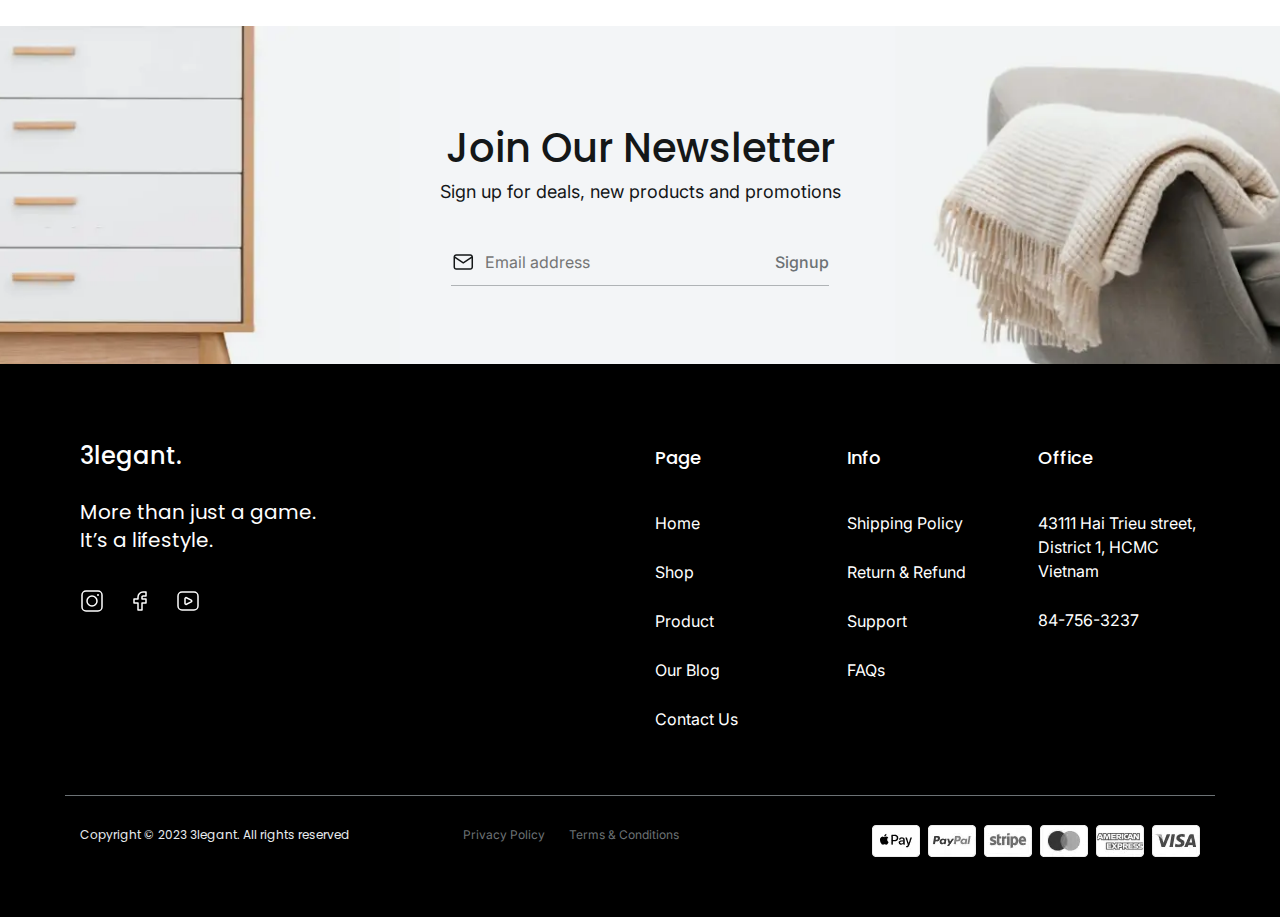
<file: blog.html>
<!DOCTYPE html>
<html lang="en">

<head>
	<title>3legant</title>
	<meta charset="UTF-8">
	<meta name="format-detection" content="telephone=no">
	<!-- <style>body{opacity: 0;}</style> -->
	<link rel="stylesheet" href="css/style.min.css?_v=20240107195727">
	<link rel="shortcut icon" href="favicon.ico">
	<!-- <meta name="robots" content="noindex, nofollow"> -->
	<meta name="viewport" content="width=device-width, initial-scale=1.0">
</head>

<body>
	<div class="wrapper">
		<header class="header">
			<div class="header__container">
				<div class="header__menu menu">
					<div class="menu__box">
						<div class="menu__icon">
							<span></span>
						</div>
						<a href="./index.html" class="menu__logo">3legant.</a>
					</div>
					<nav class="menu__body">
						<ul class="menu__list">
							<form class="menu__form" action="#">
								<button type="submit" class="form__button_s">
									<svg xmlns="http://www.w3.org/2000/svg" width="24" height="24" viewBox="0 0 24 24" fill="none">
										<path d="M18.5 18.5L22 22M21 11.5C21 6.25329 16.7467 2 11.5 2C6.25329 2 2 6.25329 2 11.5C2 16.7467 6.25329 21 11.5 21C16.7467 21 21 16.7467 21 11.5Z" stroke="#141718" stroke-width="1.5" stroke-linecap="round" stroke-linejoin="round" />
									</svg>
								</button>
								<input class="menu__search" type="text" name="search" autocomplete="off" placeholder="Search">
							</form>
							<li><a href="./index.html" class="menu-link">Home</a></li>
							<li class="menu__item">
								<a href="./shop.html" class="menu-link">Shop</a>
							</li>
							<li class="menu__item">
								<a href="./blog.html" class="menu-link">Our Blog</a>
							</li>
							<li><a href="./contact.html" class="menu-link">Contact Us</a></li>
						</ul>
						<div class="menu__options options-menu">
							<div id="cart" class="options-menu__item">
								<p>Cart</p>
								<p>
									<svg xmlns="http://www.w3.org/2000/svg" width="24" height="24" viewBox="0 0 24 24" fill="none">
										<path d="M9 6L9 7C9 8.65685 10.3431 10 12 10C13.6569 10 15 8.65685 15 7V6" stroke="#141718" stroke-width="1.5" stroke-linecap="round" stroke-linejoin="round" />
										<path d="M15.6115 3H8.38848C6.43313 3 4.76436 4.41365 4.44291 6.3424L2.77624 16.3424C2.36988 18.7805 4.25006 21 6.72182 21H17.2781C19.7499 21 21.6301 18.7805 21.2237 16.3424L19.557 6.3424C19.2356 4.41365 17.5668 3 15.6115 3Z" stroke="#141718" stroke-width="1.5" stroke-linejoin="round" />
									</svg>
								</p>
							</div>
							<div class="options-menu__item">
								<p>Wishlist</p>
								<p>
									<svg xmlns="http://www.w3.org/2000/svg" width="24" height="25" viewBox="0 0 24 25" fill="none">
										<path fill-rule="evenodd" clip-rule="evenodd" d="M12.6924 7.58373C12.3055 7.95505 11.6945 7.95505 11.3076 7.58373L10.6152 6.91927C9.80477 6.14154 8.70994 5.66667 7.5 5.66667C5.01472 5.66667 3 7.68139 3 10.1667C3 12.5493 4.28979 14.5167 6.15176 16.1332C8.01532 17.7511 10.2434 18.8241 11.5746 19.3717C11.853 19.4862 12.147 19.4862 12.4254 19.3717C13.7566 18.8241 15.9847 17.7511 17.8482 16.1332C19.7102 14.5167 21 12.5493 21 10.1667C21 7.68139 18.9853 5.66667 16.5 5.66667C15.2901 5.66667 14.1952 6.14154 13.3848 6.91927L12.6924 7.58373ZM12 5.47624C10.8321 4.35548 9.24649 3.66667 7.5 3.66667C3.91015 3.66667 1 6.57682 1 10.1667C1 16.5349 7.97034 20.0517 10.8138 21.2214C11.5796 21.5364 12.4204 21.5364 13.1862 21.2214C16.0297 20.0517 23 16.5349 23 10.1667C23 6.57682 20.0899 3.66667 16.5 3.66667C14.7535 3.66667 13.1679 4.35548 12 5.47624Z" fill="#141718" />
									</svg>
								</p>
							</div>
							<button data-popup="#signIn" class="options-menu__button button">Sign In</button>
							<div class="options-menu__social">
								<a href="#">
									<svg xmlns="http://www.w3.org/2000/svg" width="24" height="24" viewBox="0 0 24 24" fill="none">
										<rect x="2" y="2" width="20" height="20" rx="4" stroke="#141718" stroke-width="1.5" />
										<circle cx="18" cy="6" r="1" fill="#141718" />
										<circle cx="12" cy="12" r="5" stroke="#141718" stroke-width="1.5" />
									</svg>
								</a>
								<a href="#">
									<svg xmlns="http://www.w3.org/2000/svg" width="24" height="24" viewBox="0 0 24 24" fill="none">
										<path d="M18 3H15C12.2386 3 10 5.23858 10 8V10H6V14H10V21H14V14H18V10H14V8C14 7.44772 14.4477 7 15 7H18V3Z" stroke="#141718" stroke-width="1.5" stroke-linecap="round" stroke-linejoin="round" />
									</svg>
								</a>
								<a href="#">
									<svg xmlns="http://www.w3.org/2000/svg" width="24" height="24" viewBox="0 0 24 24" fill="none">
										<rect x="2" y="3" width="20" height="18" rx="4" stroke="#141718" stroke-width="1.5" />
										<path d="M10.4472 8.72361L15.2111 11.1056C15.9482 11.4741 15.9482 12.5259 15.2111 12.8944L10.4472 15.2764C9.78231 15.6088 9 15.1253 9 14.382V9.61803C9 8.87465 9.78231 8.39116 10.4472 8.72361Z" stroke="#141718" stroke-width="1.5" stroke-linecap="round" />
									</svg>
								</a>
							</div>
						</div>
					</nav>
					<div class="menu__manage manage-menu">
						<div class="manage-menu__search" tabindex="0">
							<form action="#">
								<input type="search">
								<svg xmlns="http://www.w3.org/2000/svg" width="24" height="24" viewBox="0 0 24 24" fill="none">
									<path d="M18.5 18.5L22 22M21 11.5C21 6.25329 16.7467 2 11.5 2C6.25329 2 2 6.25329 2 11.5C2 16.7467 6.25329 21 11.5 21C16.7467 21 21 16.7467 21 11.5Z" stroke="#141718" stroke-width="1.5" stroke-linecap="round" stroke-linejoin="round" />
								</svg>
							</form>
						</div>
						<button data-popup="#signIn" class="manage-menu__profile">
							<svg xmlns="http://www.w3.org/2000/svg" width="24" height="24" viewBox="0 0 24 24" fill="none">
								<path d="M18.5588 19.5488C17.5654 16.8918 15.0036 15 12 15C8.99638 15 6.4346 16.8918 5.44117 19.5488M18.5588 19.5488C20.6672 17.7154 22 15.0134 22 12C22 6.47715 17.5228 2 12 2C6.47715 2 2 6.47715 2 12C2 15.0134 3.33285 17.7154 5.44117 19.5488M18.5588 19.5488C16.8031 21.0756 14.5095 22 12 22C9.49052 22 7.19694 21.0756 5.44117 19.5488M15 9C15 10.6569 13.6569 12 12 12C10.3431 12 9 10.6569 9 9C9 7.34315 10.3431 6 12 6C13.6569 6 15 7.34315 15 9Z" stroke="#141718" stroke-width="1.5" stroke-linejoin="round" />
							</svg>
						</button>
						<button class="manage-menu__cart">
							<svg xmlns="http://www.w3.org/2000/svg" width="24" height="24" viewBox="0 0 24 24" fill="none">
								<path d="M9 6L9 7C9 8.65685 10.3431 10 12 10C13.6569 10 15 8.65685 15 7V6" stroke="#141718" stroke-width="1.5" stroke-linecap="round" stroke-linejoin="round" />
								<path d="M15.6115 3H8.38851C6.43316 3 4.7644 4.41365 4.44294 6.3424L2.77627 16.3424C2.36992 18.7805 4.25009 21 6.72185 21H17.2782C19.7499 21 21.6301 18.7805 21.2237 16.3424L19.5571 6.3424C19.2356 4.41365 17.5669 3 15.6115 3Z" stroke="#141718" stroke-width="1.5" stroke-linejoin="round" />
							</svg>
						</button>
					</div>
				</div>
			</div>

			<div class="flyout">
				<div class="flyout__body">
					<div class="flyout__head">
						<p>Cart</p>
						<div class="close-flyout">
							<svg xmlns="http://www.w3.org/2000/svg" width="35" height="35" viewBox="0 0 24 24" fill="none">
								<path fill-rule="evenodd" clip-rule="evenodd" d="M5.29289 5.29289C5.68342 4.90237 6.31658 4.90237 6.70711 5.29289L12 10.5858L17.2929 5.29289C17.6834 4.90237 18.3166 4.90237 18.7071 5.29289C19.0976 5.68342 19.0976 6.31658 18.7071 6.70711L13.4142 12L18.7071 17.2929C19.0976 17.6834 19.0976 18.3166 18.7071 18.7071C18.3166 19.0976 17.6834 19.0976 17.2929 18.7071L12 13.4142L6.70711 18.7071C6.31658 19.0976 5.68342 19.0976 5.29289 18.7071C4.90237 18.3166 4.90237 17.6834 5.29289 17.2929L10.5858 12L5.29289 6.70711C4.90237 6.31658 4.90237 5.68342 5.29289 5.29289Z" fill="#6C7275" />
							</svg>
						</div>
					</div>

					<div class="flyout__cart">
						<div class="flyout__item">
							<div class="item-flyout__image">
								<picture><source srcset="img/flyout/01.webp" type="image/webp"><img src="img/flyout/01.jpg" alt="image"></picture>
							</div>
							<div class="item-flyout__content">
								<div class="item-flyout__name">Tray Table</div>
								<div class="item-flyout__color">Color: Black</div>

								<div class="item-flyout__counter counter">
									<div class="counter__minus" data-action="minus">
										<svg xmlns="http://www.w3.org/2000/svg" width="16" height="32" viewBox="0 0 16 16" fill="none">
											<path d="M3.22925 8H12.5626" stroke="#000" stroke-width="0.75" stroke-linecap="round" stroke-linejoin="round" />
										</svg>
									</div>
									<div class="counter__figure" data-counter>1</div>
									<div class="counter__plus" data-action="plus">
										<svg xmlns="http://www.w3.org/2000/svg" width="16" height="32" viewBox="0 0 16 16" fill="none">
											<path fill-rule="evenodd" clip-rule="evenodd" d="M8.375 3.33301C8.375 3.1259 8.20711 2.95801 8 2.95801C7.79289 2.95801 7.625 3.1259 7.625 3.33301V7.62469H3.33325C3.12615 7.62469 2.95825 7.79259 2.95825 7.99969C2.95825 8.2068 3.12615 8.37469 3.33325 8.37469H7.625V12.6663C7.625 12.8734 7.79289 13.0413 8 13.0413C8.20711 13.0413 8.375 12.8734 8.375 12.6663V8.37469H12.6666C12.8737 8.37469 13.0416 8.2068 13.0416 7.99969C13.0416 7.79259 12.8737 7.62469 12.6666 7.62469H8.375V3.33301Z" fill="#121212" />
										</svg>
									</div>
								</div>

							</div>
							<div class="item-flyout__price">
								<p>19.19$</p>
								<button class="delete-item">
									<svg xmlns="http://www.w3.org/2000/svg" width="24" height="24" viewBox="0 0 24 24" fill="none">
										<path fill-rule="evenodd" clip-rule="evenodd" d="M5.29289 5.29289C5.68342 4.90237 6.31658 4.90237 6.70711 5.29289L12 10.5858L17.2929 5.29289C17.6834 4.90237 18.3166 4.90237 18.7071 5.29289C19.0976 5.68342 19.0976 6.31658 18.7071 6.70711L13.4142 12L18.7071 17.2929C19.0976 17.6834 19.0976 18.3166 18.7071 18.7071C18.3166 19.0976 17.6834 19.0976 17.2929 18.7071L12 13.4142L6.70711 18.7071C6.31658 19.0976 5.68342 19.0976 5.29289 18.7071C4.90237 18.3166 4.90237 17.6834 5.29289 17.2929L10.5858 12L5.29289 6.70711C4.90237 6.31658 4.90237 5.68342 5.29289 5.29289Z" fill="#6C7275" />
									</svg>
								</button>
							</div>
						</div>
						<div class="flyout__item">
							<div class="item-flyout__image">
								<picture><source srcset="img/flyout/02.webp" type="image/webp"><img src="img/flyout/02.jpg" alt="image"></picture>
							</div>
							<div class="item-flyout__content">
								<div class="item-flyout__name">Tray Table</div>
								<div class="item-flyout__color">Color: Red</div>
								<div class="item-flyout__counter counter">
									<div class="counter__minus" data-action="minus">
										<svg xmlns="http://www.w3.org/2000/svg" width="16" height="32" viewBox="0 0 16 16" fill="none">
											<path d="M3.22925 8H12.5626" stroke="#000" stroke-width="0.75" stroke-linecap="round" stroke-linejoin="round" />
										</svg>
									</div>
									<div class="counter__figure" data-counter>1</div>
									<div class="counter__plus" data-action="plus">
										<svg xmlns="http://www.w3.org/2000/svg" width="16" height="32" viewBox="0 0 16 16" fill="none">
											<path fill-rule="evenodd" clip-rule="evenodd" d="M8.375 3.33301C8.375 3.1259 8.20711 2.95801 8 2.95801C7.79289 2.95801 7.625 3.1259 7.625 3.33301V7.62469H3.33325C3.12615 7.62469 2.95825 7.79259 2.95825 7.99969C2.95825 8.2068 3.12615 8.37469 3.33325 8.37469H7.625V12.6663C7.625 12.8734 7.79289 13.0413 8 13.0413C8.20711 13.0413 8.375 12.8734 8.375 12.6663V8.37469H12.6666C12.8737 8.37469 13.0416 8.2068 13.0416 7.99969C13.0416 7.79259 12.8737 7.62469 12.6666 7.62469H8.375V3.33301Z" fill="#121212" />
										</svg>
									</div>
								</div>
							</div>
							<div class="item-flyout__price">
								<p>19.19$</p>
								<button class="delete-item">
									<svg xmlns="http://www.w3.org/2000/svg" width="24" height="24" viewBox="0 0 24 24" fill="none">
										<path fill-rule="evenodd" clip-rule="evenodd" d="M5.29289 5.29289C5.68342 4.90237 6.31658 4.90237 6.70711 5.29289L12 10.5858L17.2929 5.29289C17.6834 4.90237 18.3166 4.90237 18.7071 5.29289C19.0976 5.68342 19.0976 6.31658 18.7071 6.70711L13.4142 12L18.7071 17.2929C19.0976 17.6834 19.0976 18.3166 18.7071 18.7071C18.3166 19.0976 17.6834 19.0976 17.2929 18.7071L12 13.4142L6.70711 18.7071C6.31658 19.0976 5.68342 19.0976 5.29289 18.7071C4.90237 18.3166 4.90237 17.6834 5.29289 17.2929L10.5858 12L5.29289 6.70711C4.90237 6.31658 4.90237 5.68342 5.29289 5.29289Z" fill="#6C7275" />
									</svg>
								</button>
							</div>
						</div>
						<div class="flyout__item">
							<div class="item-flyout__image">
								<picture><source srcset="img/flyout/03.webp" type="image/webp"><img src="img/flyout/03.jpg" alt="image"></picture>
							</div>
							<div class="item-flyout__content">
								<div class="item-flyout__name">Table lamp</div>
								<div class="item-flyout__color">Color: gold</div>
								<div class="item-flyout__counter counter">
									<div class="counter__minus" data-action="minus">
										<svg xmlns="http://www.w3.org/2000/svg" width="16" height="32" viewBox="0 0 16 16" fill="none">
											<path d="M3.22925 8H12.5626" stroke="#000" stroke-width="0.75" stroke-linecap="round" stroke-linejoin="round" />
										</svg>
									</div>
									<div class="counter__figure" data-counter>1</div>
									<div class="counter__plus" data-action="plus">
										<svg xmlns="http://www.w3.org/2000/svg" width="16" height="32" viewBox="0 0 16 16" fill="none">
											<path fill-rule="evenodd" clip-rule="evenodd" d="M8.375 3.33301C8.375 3.1259 8.20711 2.95801 8 2.95801C7.79289 2.95801 7.625 3.1259 7.625 3.33301V7.62469H3.33325C3.12615 7.62469 2.95825 7.79259 2.95825 7.99969C2.95825 8.2068 3.12615 8.37469 3.33325 8.37469H7.625V12.6663C7.625 12.8734 7.79289 13.0413 8 13.0413C8.20711 13.0413 8.375 12.8734 8.375 12.6663V8.37469H12.6666C12.8737 8.37469 13.0416 8.2068 13.0416 7.99969C13.0416 7.79259 12.8737 7.62469 12.6666 7.62469H8.375V3.33301Z" fill="#121212" />
										</svg>
									</div>
								</div>
							</div>
							<div class="item-flyout__price">
								<p>39.00$</p>
								<button class="delete-item">
									<svg xmlns="http://www.w3.org/2000/svg" width="24" height="24" viewBox="0 0 24 24" fill="none">
										<path fill-rule="evenodd" clip-rule="evenodd" d="M5.29289 5.29289C5.68342 4.90237 6.31658 4.90237 6.70711 5.29289L12 10.5858L17.2929 5.29289C17.6834 4.90237 18.3166 4.90237 18.7071 5.29289C19.0976 5.68342 19.0976 6.31658 18.7071 6.70711L13.4142 12L18.7071 17.2929C19.0976 17.6834 19.0976 18.3166 18.7071 18.7071C18.3166 19.0976 17.6834 19.0976 17.2929 18.7071L12 13.4142L6.70711 18.7071C6.31658 19.0976 5.68342 19.0976 5.29289 18.7071C4.90237 18.3166 4.90237 17.6834 5.29289 17.2929L10.5858 12L5.29289 6.70711C4.90237 6.31658 4.90237 5.68342 5.29289 5.29289Z" fill="#6C7275" />
									</svg>
								</button>
							</div>
						</div>
					</div>
					<div class="flyout__sum">
						<div class="sum__subtotal">
							<p>Subtotal</p>
							<p class="previous-price">77.38$</p>
						</div>
						<div class="sum__total">
							<p>Total</p>
							<p class="last-price">234.00$</p>
						</div>
						<button class="sum__button button">Checkout</button>
						<div class="sum__link"><a href="#">View Cart</a></div>
					</div>
				</div>
			</div>
			<div class="to-top" data-goto=".page" data-goto-top="80">
				<svg width="20" height="20" viewBox="0 0 20 20" fill="none" xmlns="http://www.w3.org/2000/svg">
					<path d="M9.99999 15.8333V4.16659" stroke="#6C7275" stroke-width="1.25" stroke-linecap="round" stroke-linejoin="round" />
					<path d="M15 9.16675L9.99999 4.16675" stroke="#6C7275" stroke-width="1.25" stroke-linecap="round" stroke-linejoin="round" />
					<path d="M5 9.16675L10 4.16675" stroke="#6C7275" stroke-width="1.25" stroke-linecap="round" stroke-linejoin="round" />
				</svg>
			</div>
		</header>

		<main class="page">
			<div class="blog__crumb crumb">
				<div class="crumb__container">
					<div class="crumb__body">
						<a href="./index.html">Home</a>
						<p>Blog</p>
					</div>
				</div>
			</div>
			<section class="blog-main-screen blog-main-screen-ibg">
				<div class="blog-main-screen__container">
					<div class="blog-main-screen__content">
						<h1 class="blog-main-screen__title">Our Blog</h1>
						<div class="blog-main-screen__text">Home ideas and design inspiration</div>
					</div>
				</div>
				<div data-change class="blog-main-screen__image">
					<picture><source srcset="img/blog/main01.webp" type="image/webp"><img src="img/blog/main01.jpg" alt="image"></picture>
					<picture><source srcset="img/blog/main011.webp" type="image/webp"><img src="img/blog/main011.jpg" alt="image"></picture>
				</div>
			</section>
			<div class="blog-content">
				<div class="blog__filter filter-store">
					<div class="filter-store__container">
						<div class="filter-store__body">
							<div class="filter-store__item item-filter">
								<select class="item-filter__select">
									<option>All Blog</option>
									<option>Newly</option>
									<option>Latest</option>
									<option>Featured</option>
									<option value="" selected>All Blog</option>
								</select>
							</div>
							<div class="filter-store__view view">
								<div class="view__item">
									<svg xmlns="http://www.w3.org/2000/svg" width="24" height="24" viewBox="0 0 24 24" fill="none">
										<path d="M1.5 3C1.5 2.60218 1.65804 2.22064 1.93934 1.93934C2.22064 1.65804 2.60218 1.5 3 1.5H6C6.39782 1.5 6.77936 1.65804 7.06066 1.93934C7.34196 2.22064 7.5 2.60218 7.5 3V6C7.5 6.39782 7.34196 6.77936 7.06066 7.06066C6.77936 7.34196 6.39782 7.5 6 7.5H3C2.60218 7.5 2.22064 7.34196 1.93934 7.06066C1.65804 6.77936 1.5 6.39782 1.5 6V3ZM9 3C9 2.60218 9.15804 2.22064 9.43934 1.93934C9.72064 1.65804 10.1022 1.5 10.5 1.5H13.5C13.8978 1.5 14.2794 1.65804 14.5607 1.93934C14.842 2.22064 15 2.60218 15 3V6C15 6.39782 14.842 6.77936 14.5607 7.06066C14.2794 7.34196 13.8978 7.5 13.5 7.5H10.5C10.1022 7.5 9.72064 7.34196 9.43934 7.06066C9.15804 6.77936 9 6.39782 9 6V3ZM16.5 3C16.5 2.60218 16.658 2.22064 16.9393 1.93934C17.2206 1.65804 17.6022 1.5 18 1.5H21C21.3978 1.5 21.7794 1.65804 22.0607 1.93934C22.342 2.22064 22.5 2.60218 22.5 3V6C22.5 6.39782 22.342 6.77936 22.0607 7.06066C21.7794 7.34196 21.3978 7.5 21 7.5H18C17.6022 7.5 17.2206 7.34196 16.9393 7.06066C16.658 6.77936 16.5 6.39782 16.5 6V3ZM1.5 10.5C1.5 10.1022 1.65804 9.72064 1.93934 9.43934C2.22064 9.15804 2.60218 9 3 9H6C6.39782 9 6.77936 9.15804 7.06066 9.43934C7.34196 9.72064 7.5 10.1022 7.5 10.5V13.5C7.5 13.8978 7.34196 14.2794 7.06066 14.5607C6.77936 14.842 6.39782 15 6 15H3C2.60218 15 2.22064 14.842 1.93934 14.5607C1.65804 14.2794 1.5 13.8978 1.5 13.5V10.5ZM9 10.5C9 10.1022 9.15804 9.72064 9.43934 9.43934C9.72064 9.15804 10.1022 9 10.5 9H13.5C13.8978 9 14.2794 9.15804 14.5607 9.43934C14.842 9.72064 15 10.1022 15 10.5V13.5C15 13.8978 14.842 14.2794 14.5607 14.5607C14.2794 14.842 13.8978 15 13.5 15H10.5C10.1022 15 9.72064 14.842 9.43934 14.5607C9.15804 14.2794 9 13.8978 9 13.5V10.5ZM16.5 10.5C16.5 10.1022 16.658 9.72064 16.9393 9.43934C17.2206 9.15804 17.6022 9 18 9H21C21.3978 9 21.7794 9.15804 22.0607 9.43934C22.342 9.72064 22.5 10.1022 22.5 10.5V13.5C22.5 13.8978 22.342 14.2794 22.0607 14.5607C21.7794 14.842 21.3978 15 21 15H18C17.6022 15 17.2206 14.842 16.9393 14.5607C16.658 14.2794 16.5 13.8978 16.5 13.5V10.5ZM1.5 18C1.5 17.6022 1.65804 17.2206 1.93934 16.9393C2.22064 16.658 2.60218 16.5 3 16.5H6C6.39782 16.5 6.77936 16.658 7.06066 16.9393C7.34196 17.2206 7.5 17.6022 7.5 18V21C7.5 21.3978 7.34196 21.7794 7.06066 22.0607C6.77936 22.342 6.39782 22.5 6 22.5H3C2.60218 22.5 2.22064 22.342 1.93934 22.0607C1.65804 21.7794 1.5 21.3978 1.5 21V18ZM9 18C9 17.6022 9.15804 17.2206 9.43934 16.9393C9.72064 16.658 10.1022 16.5 10.5 16.5H13.5C13.8978 16.5 14.2794 16.658 14.5607 16.9393C14.842 17.2206 15 17.6022 15 18V21C15 21.3978 14.842 21.7794 14.5607 22.0607C14.2794 22.342 13.8978 22.5 13.5 22.5H10.5C10.1022 22.5 9.72064 22.342 9.43934 22.0607C9.15804 21.7794 9 21.3978 9 21V18ZM16.5 18C16.5 17.6022 16.658 17.2206 16.9393 16.9393C17.2206 16.658 17.6022 16.5 18 16.5H21C21.3978 16.5 21.7794 16.658 22.0607 16.9393C22.342 17.2206 22.5 17.6022 22.5 18V21C22.5 21.3978 22.342 21.7794 22.0607 22.0607C21.7794 22.342 21.3978 22.5 21 22.5H18C17.6022 22.5 17.2206 22.342 16.9393 22.0607C16.658 21.7794 16.5 21.3978 16.5 21V18Z" fill="#6C7275" />
									</svg>
								</div>
								<div class="view__item _active">
									<svg xmlns="http://www.w3.org/2000/svg" width="24" height="25" viewBox="0 0 24 25" fill="none">
										<path d="M8.75 13.5C9.34674 13.5 9.91903 13.7371 10.341 14.159C10.7629 14.581 11 15.1533 11 15.75V19.25C11 19.8467 10.7629 20.419 10.341 20.841C9.91903 21.2629 9.34674 21.5 8.75 21.5H5.25C4.65326 21.5 4.08097 21.2629 3.65901 20.841C3.23705 20.419 3 19.8467 3 19.25V15.75C3 15.1533 3.23705 14.581 3.65901 14.159C4.08097 13.7371 4.65326 13.5 5.25 13.5H8.75ZM18.75 13.5C19.3467 13.5 19.919 13.7371 20.341 14.159C20.7629 14.581 21 15.1533 21 15.75V19.25C21 19.8467 20.7629 20.419 20.341 20.841C19.919 21.2629 19.3467 21.5 18.75 21.5H15.25C14.6533 21.5 14.081 21.2629 13.659 20.841C13.2371 20.419 13 19.8467 13 19.25V15.75C13 15.1533 13.2371 14.581 13.659 14.159C14.081 13.7371 14.6533 13.5 15.25 13.5H18.75ZM8.75 3.5C9.34674 3.5 9.91903 3.73705 10.341 4.15901C10.7629 4.58097 11 5.15326 11 5.75V9.25C11 9.84674 10.7629 10.419 10.341 10.841C9.91903 11.2629 9.34674 11.5 8.75 11.5H5.25C4.65326 11.5 4.08097 11.2629 3.65901 10.841C3.23705 10.419 3 9.84674 3 9.25V5.75C3 5.15326 3.23705 4.58097 3.65901 4.15901C4.08097 3.73705 4.65326 3.5 5.25 3.5H8.75ZM18.75 3.5C19.3467 3.5 19.919 3.73705 20.341 4.15901C20.7629 4.58097 21 5.15326 21 5.75V9.25C21 9.84674 20.7629 10.419 20.341 10.841C19.919 11.2629 19.3467 11.5 18.75 11.5H15.25C14.6533 11.5 14.081 11.2629 13.659 10.841C13.2371 10.419 13 9.84674 13 9.25V5.75C13 5.15326 13.2371 4.58097 13.659 4.15901C14.081 3.73705 14.6533 3.5 15.25 3.5H18.75Z" fill="#141718" />
									</svg>
								</div>
								<div class="view__item">
									<svg xmlns="http://www.w3.org/2000/svg" width="24" height="24" viewBox="0 0 24 24" fill="none">
										<path d="M8.75 13C9.34674 13 9.91903 13.2371 10.341 13.659C10.7629 14.081 11 14.6533 11 15.25V18.75C11 19.3467 10.7629 19.919 10.341 20.341C9.91903 20.7629 9.34674 21 8.75 21H5.25C4.65326 21 4.08097 20.7629 3.65901 20.341C3.23705 19.919 3 19.3467 3 18.75V15.25C3 14.6533 3.23705 14.081 3.65901 13.659C4.08097 13.2371 4.65326 13 5.25 13H8.75ZM18.75 13C19.3467 13 19.919 13.2371 20.341 13.659C20.7629 14.081 21 14.6533 21 15.25V18.75C21 19.3467 20.7629 19.919 20.341 20.341C19.919 20.7629 19.3467 21 18.75 21H15.25C14.6533 21 14.081 20.7629 13.659 20.341C13.2371 19.919 13 19.3467 13 18.75V15.25C13 14.6533 13.2371 14.081 13.659 13.659C14.081 13.2371 14.6533 13 15.25 13H18.75ZM8.75 3C9.34674 3 9.91903 3.23705 10.341 3.65901C10.7629 4.08097 11 4.65326 11 5.25V8.75C11 9.34674 10.7629 9.91903 10.341 10.341C9.91903 10.7629 9.34674 11 8.75 11H5.25C4.65326 11 4.08097 10.7629 3.65901 10.341C3.23705 9.91903 3 9.34674 3 8.75V5.25C3 4.65326 3.23705 4.08097 3.65901 3.65901C4.08097 3.23705 4.65326 3 5.25 3H8.75ZM18.75 3C19.3467 3 19.919 3.23705 20.341 3.65901C20.7629 4.08097 21 4.65326 21 5.25V8.75C21 9.34674 20.7629 9.91903 20.341 10.341C19.919 10.7629 19.3467 11 18.75 11H15.25C14.6533 11 14.081 10.7629 13.659 10.341C13.2371 9.91903 13 9.34674 13 8.75V5.25C13 4.65326 13.2371 4.08097 13.659 3.65901C14.081 3.23705 14.6533 3 15.25 3H18.75Z" fill="#6C7275" />
										<path d="M3 6H10.998V18H3V6Z" fill="#6C7275" />
										<path d="M13.002 6H21V18H13.002V6Z" fill="#6C7275" />
									</svg>
								</div>
								<div class="view__item">
									<svg xmlns="http://www.w3.org/2000/svg" width="24" height="25" viewBox="0 0 24 25" fill="none">
										<path d="M13 15.75C13 15.1533 13.2371 14.581 13.659 14.159C14.081 13.7371 14.6533 13.5 15.25 13.5L18.75 13.5C19.3467 13.5 19.919 13.7371 20.341 14.159C20.7629 14.581 21 15.1533 21 15.75L21 19.25C21 19.8467 20.7629 20.419 20.341 20.841C19.919 21.2629 19.3467 21.5 18.75 21.5L15.25 21.5C14.6533 21.5 14.081 21.2629 13.659 20.841C13.2371 20.419 13 19.8467 13 19.25L13 15.75ZM13 5.75C13 5.15326 13.2371 4.58097 13.659 4.15901C14.081 3.73705 14.6533 3.5 15.25 3.5L18.75 3.5C19.3467 3.5 19.919 3.73705 20.341 4.15901C20.7629 4.58097 21 5.15326 21 5.75L21 9.25C21 9.84674 20.7629 10.419 20.341 10.841C19.919 11.2629 19.3467 11.5 18.75 11.5L15.25 11.5C14.6533 11.5 14.081 11.2629 13.659 10.841C13.2371 10.419 13 9.84674 13 9.25L13 5.75ZM3 15.75C3 15.1533 3.23705 14.581 3.65901 14.159C4.08097 13.7371 4.65326 13.5 5.25 13.5L8.75 13.5C9.34674 13.5 9.91903 13.7371 10.341 14.159C10.7629 14.581 11 15.1533 11 15.75L11 19.25C11 19.8467 10.7629 20.419 10.341 20.841C9.91903 21.2629 9.34674 21.5 8.75 21.5L5.25 21.5C4.65326 21.5 4.08097 21.2629 3.65901 20.841C3.23705 20.419 3 19.8467 3 19.25L3 15.75ZM3 5.75C3 5.15326 3.23705 4.58097 3.65901 4.15901C4.08097 3.73705 4.65326 3.5 5.25 3.5L8.75 3.5C9.34674 3.5 9.91903 3.73705 10.341 4.15901C10.7629 4.58097 11 5.15326 11 5.75L11 9.25C11 9.84674 10.7629 10.419 10.341 10.841C9.91903 11.2629 9.34674 11.5 8.75 11.5L5.25 11.5C4.65326 11.5 4.08097 11.2629 3.65901 10.841C3.23705 10.419 3 9.84674 3 9.25L3 5.75Z" fill="#6C7275" />
										<path d="M6 21.5L6 13.502L18 13.502L18 21.5L6 21.5Z" fill="#6C7275" />
										<path d="M6 11.498L6 3.5L18 3.5L18 11.498L6 11.498Z" fill="#6C7275" />
									</svg>
									</svg>
								</div>
							</div>
						</div>
					</div>
				</div>
				<div class="blog-articles">
					<div data-showmore="items" class="blog-articles__container">
						<div class="blog-articles__box" data-showmore-content="2">
							<article class="blog-articles__item item-article">
								<a href="./article.html" class="item-article__image item-article__image-ibg"><picture><source srcset="img/blog/01.webp" type="image/webp"><img src="img/blog/01.jpg" alt="image"></picture></a>
								<h4 class="item-article__title"><a href="./article.html">7 ways to decor your home like a professional</a></h4>
								<time datetime="2023-10-15T09:20+06:00" class="item-article__data">October 16, 2023</time>
							</article>
							<article class="blog-articles__item item-article">
								<a href="./article.html" class="item-article__image item-article__image-ibg">
									<picture><source srcset="img/blog/02.webp" type="image/webp"><img src="img/blog/02.jpg" alt="image"></picture>
								</a>
								<h4 class="item-article__title">
									<a href="./article.html">Inside a beautiful kitchen organization</a>
								</h4>
								<time datetime="2023-10-15T09:20+06:00" class="item-article__data">October 25, 2023</time>
							</article>
							<article class="blog-articles__item item-article">
								<a href="./article.html" class="item-article__image item-article__image-ibg">
									<picture><source srcset="img/blog/03.webp" type="image/webp"><img src="img/blog/03.jpg" alt="image"></picture>
								</a>
								<h4 class="item-article__title">
									<a href="./article.html">Decor your bedroom for your children</a>
								</h4>
								<time datetime="2023-10-15T09:20+06:00" class="item-article__data">October 1, 2023</time>
							</article>
							<article class="blog-articles__item item-article">
								<a href="./article.html" class="item-article__image item-article__image-ibg">
									<picture><source srcset="img/blog/04.webp" type="image/webp"><img src="img/blog/04.jpg" alt="image"></picture>
								</a>
								<h4 class="item-article__title">
									<a href="./article.html">Modern texas home is beautiful and completely kid-friendly</a>
								</h4>
								<time datetime="2023-10-15T09:20+06:00" class="item-article__data">October 30, 2023</time>
							</article>
							<article class="blog-articles__item item-article">
								<a href="./article.html" class="item-article__image item-article__image-ibg">
									<picture><source srcset="img/blog/09.webp" type="image/webp"><img src="img/blog/09.jpg" alt="image"></picture>
								</a>
								<h4 class="item-article__title">
									<a href="./article.html">Modern texas home is beautiful and completely kid-friendly</a>
								</h4>
								<time datetime="2023-10-15T09:20+06:00" class="item-article__data">October 30, 2023</time>
							</article>
							<article class="blog-articles__item item-article">
								<a href="./article.html" class="item-article__image item-article__image-ibg">
									<picture><source srcset="img/blog/06.webp" type="image/webp"><img src="img/blog/06.jpg" alt="image"></picture>
								</a>
								<h4 class="item-article__title">
									<a href="./article.html">Modern texas home is beautiful and completely kid-friendly</a>
								</h4>
								<time datetime="2023-10-15T09:20+06:00" class="item-article__data">August 16, 2023</time>
							</article>
							<article class="blog-articles__item item-article">
								<a href="./article.html" class="item-article__image item-article__image-ibg">
									<picture><source srcset="img/blog/07.webp" type="image/webp"><img src="img/blog/07.jpg" alt="image"></picture>
								</a>
								<h4 class="item-article__title">
									<a href="./article.html">Inside a beautiful kitchen organization</a>
								</h4>
								<time datetime="2023-10-15T09:20+06:00" class="item-article__data">August 11, 2023</time>
							</article>
							<article class="blog-articles__item item-article">
								<a href="./article.html" class="item-article__image item-article__image-ibg">
									<picture><source srcset="img/blog/08.webp" type="image/webp"><img src="img/blog/08.jpg" alt="image"></picture>
								</a>
								<h4 class="item-article__title">
									<a href="./article.html">Decor your bedroom for your children</a>
								</h4>
								<time datetime="2023-10-15T09:20+06:00" class="item-article__data">August 19, 2023</time>
							</article>
							<article class="blog-articles__item item-article">
								<a href="./article.html" class="item-article__image item-article__image-ibg">
									<picture><source srcset="img/blog/05.webp" type="image/webp"><img src="img/blog/05.jpg" alt="image"></picture>
								</a>
								<h4 class="item-article__title">
									<a href="./article.html">>Modern texas home is beautiful and completely kid-friendly</a>
								</h4>
								<time datetime="2023-10-15T09:20+06:00" class="item-article__data">October 6, 2023</time>
							</article>
						</div>
						<button hidden data-showmore-button type="button" class="block__more"><span>Show more</span><span>Hide</span></button>
					</div>
				</div>
			</div>
			<section class="newsletter">
				<div class="newsletter__container">
					<div class="newsletter__box">
						<h3 class="newsletter__title">Join Our Newsletter</h3>
						<div class="newsletter__text">Sign up for deals, new products and promotions</div>
						<form action="#" class="newsletter__form">
							<img src="img/newsletter/icons/email.svg" alt="icon">
							<input class="newsletter__input" type="email" placeholder="Email address" autocomplete="off" data-validate data-required="email" data-error="Введен не верный E-mail">
							<button class="newsletter__button" type="submit">Signup</button>
						</form>
					</div>
				</div>
				<picture><source srcset="img/newsletter/01.webp" type="image/webp"><img src="img/newsletter/01.jpg" alt="image"></picture>
			</section>
			<script>
				let menuList = document.querySelector('.menu__list')
				let itemHeaderMenu = menuList.querySelectorAll('li')
				itemHeaderMenu[2].classList.add('_active')
			</script>
		</main>
		<footer class="footer">
			<div class="footer__container">
				<nav class="footer-top top-footer" data-spollers="600,max">
					<div class="top-footer__column top-footer__column_big">
						<a href="#" class="top-footer__logo">3legant.</a>
						<div class="top-footer__quote">
							<p>More than just a game.</p>
							<p>It’s a lifestyle.</p>
						</div>
						<ul class="top-footer__social">
							<li>
								<a href="#">
									<svg xmlns="http://www.w3.org/2000/svg" width="24" height="24" viewBox="0 0 24 24" fill="none">
										<rect x="2" y="2" width="20" height="20" rx="4" stroke="#FEFEFE" stroke-width="1.5" />
										<circle cx="18" cy="6" r="1" fill="#FEFEFE" />
										<circle cx="12" cy="12" r="5" stroke="#FEFEFE" stroke-width="1.5" />
									</svg>
								</a>
							</li>
							<li>
								<a href="#">
									<svg xmlns="http://www.w3.org/2000/svg" width="24" height="24" viewBox="0 0 24 24" fill="none">
										<path d="M18 3H15C12.2386 3 10 5.23858 10 8V10H6V14H10V21H14V14H18V10H14V8C14 7.44772 14.4477 7 15 7H18V3Z" stroke="#FEFEFE" stroke-width="1.5" stroke-linecap="round" stroke-linejoin="round" />
									</svg>
								</a>
							</li>
							<li>
								<a href="#">
									<svg xmlns="http://www.w3.org/2000/svg" width="24" height="24" viewBox="0 0 24 24" fill="none">
										<rect x="2" y="3" width="20" height="18" rx="4" stroke="#FEFEFE" stroke-width="1.5" />
										<path d="M10.4472 8.72361L15.2111 11.1056C15.9482 11.4741 15.9482 12.5259 15.2111 12.8944L10.4472 15.2764C9.78231 15.6088 9 15.1253 9 14.382V9.61803C9 8.87465 9.78231 8.39116 10.4472 8.72361Z" stroke="#FEFEFE" stroke-width="1.5" stroke-linecap="round" />
									</svg>
								</a>
							</li>
						</ul>
					</div>
					<div class="top-footer__column">
						<div class="top-footer__title" data-spoller>Page</div>
						<ul class="top-footer__list">
							<li><a href="./index.html" class="top-footer__item">Home</a></li>
							<li><a href="./shop.html" class="top-footer__item">Shop</a></li>
							<li><a href="./goods.html" class="top-footer__item">Product</a></li>
							<li><a href="./blog.html" class="top-footer__item">Our Blog</a></li>
							<li><a href="./contact.html" class="top-footer__item">Contact Us</a></li>
						</ul>
					</div>
					<div class="top-footer__column">
						<div class="top-footer__title" data-spoller>Info</div>
						<ul class="top-footer__list">
							<li><a href="#" class="top-footer__item">Shipping Policy</a></li>
							<li><a href="#" class="top-footer__item">Return & Refund</a></li>
							<li><a href="#" class="top-footer__item">Support</a></li>
							<li><a href="#" class="top-footer__item">FAQs</a></li>
						</ul>
					</div>
					<div class="top-footer__column">
						<div class="top-footer__title" data-spoller>Office</div>
						<ul class="top-footer__list">
							<li>43111 Hai Trieu street, District 1, HCMC Vietnam</li>
							<li><a href="tel:847563237" class="top-footer__item">84-756-3237</a></li>
						</ul>
					</div>
				</nav>
				<div class="footer-bottom bottom-footer">
					<div class="bottom-footer__column">
						<p class="bottom-footer__copy">
							Copyright © 2023 3legant. All rights reserved
						</p>
					</div>
					<div class="bottom-footer__column">
						<a href="#">Privacy Policy</a>
						<a href="#">Terms & Conditions</a>
					</div>
					<div class="bottom-footer__column">
						<ul class="bottom-footer__list">
							<li>
								<a href="#" class="bottom-footer__link">
									<picture><source srcset="img/footer/01.webp" type="image/webp"><img src="img/footer/01.png" alt="payment methods"></picture>
								</a>
							</li>
							<li>
								<a href="#" class="bottom-footer__link">
									<picture><source srcset="img/footer/02.webp" type="image/webp"><img src="img/footer/02.png" alt="payment methods"></picture>
								</a>
							</li>
							<li>
								<a href="#" class="bottom-footer__link">
									<picture><source srcset="img/footer/03.webp" type="image/webp"><img src="img/footer/03.png" alt="payment methods"></picture>
								</a>
							</li>
							<li>
								<a href="#" class="bottom-footer__link">
									<picture><source srcset="img/footer/04.webp" type="image/webp"><img src="img/footer/04.png" alt="payment methods"></picture>
								</a>
							</li>
							<li>
								<a href="#" class="bottom-footer__link">
									<picture><source srcset="img/footer/05.webp" type="image/webp"><img src="img/footer/05.png" alt="payment methods"></picture>
								</a>
							</li>
							<li>
								<a href="#" class="bottom-footer__link">
									<picture><source srcset="img/footer/06.webp" type="image/webp"><img src="img/footer/06.png" alt="payment methods"></picture>
								</a>
							</li>
						</ul>
					</div>
				</div>
			</div>
		</footer>
	</div>

	<!-- signUp -->
	<div id="signUp" aria-hidden="true" class="popup">
		<div class="popup__wrapper">
			<div class="popup__content">
				<button data-close type="button" class="popup__close">
					<svg xmlns="http://www.w3.org/2000/svg" height="16" width="12" viewBox="0 0 384 512"><!--!Font Awesome Free 6.5.1 by @fontawesome - https://fontawesome.com License - https://fontawesome.com/license/free Copyright 2023 Fonticons, Inc.-->
						<path d="M342.6 150.6c12.5-12.5 12.5-32.8 0-45.3s-32.8-12.5-45.3 0L192 210.7 86.6 105.4c-12.5-12.5-32.8-12.5-45.3 0s-12.5 32.8 0 45.3L146.7 256 41.4 361.4c-12.5 12.5-12.5 32.8 0 45.3s32.8 12.5 45.3 0L192 301.3 297.4 406.6c12.5 12.5 32.8 12.5 45.3 0s12.5-32.8 0-45.3L237.3 256 342.6 150.6z" />
					</svg>
				</button>
				<div class="sign-up__body">
					<div class="sign-up__image sign-up__image-ibg">
						<div class="sign-up__label">3legant.</div>
						<div data-change class="sign-up__image-box">
							<picture><source srcset="img/singUp/01.webp" type="image/webp"><img src="img/singUp/01.jpg" alt="image"></picture>
							<picture><source srcset="img/singUp/0111.webp" type="image/webp"><img src="img/singUp/0111.jpg" alt="image"></picture>
						</div>
					</div>
					<div class="sign-up__content">
						<div class="sign-up__box">
							<div class="sign-up__title">Sign up</div>
							<div class="sign-up__text">Already have an account? <a href="#" data-popup="#signIn">Sign in</a></div>
							<form class="sign-up__form">
								<input type="text" name="name" autocomplete="off" class="sign-up__input" placeholder="Your name">
								<input type="text" name="name" autocomplete="off" class="sign-up__input" placeholder="Username">
								<input type="text" name="email" autocomplete="off" class="sign-up__input" placeholder="Email address" data-validate data-required="email" data-error="Введен не верный E-mail">
								<div class="sign-up__pass">
									<input type="password" name="Password" autocomplete="off" class="sign-up__input" placeholder="Password">
									<div class="pass-view"></div>
								</div>
								<div class="checkbox">
									<input id="signUp-checkbox" type="checkbox" name="agreemant" class="checkbox__input">
									<label for="signUp-checkbox" class="checkbox__label">I agree with <a href="#">Privacy Policy</a> and <a href="#">Terms of Use</a></label>
								</div>
								<button type="submit" class="sign-up__button button">Sign Up</button>
							</form>
						</div>
					</div>
				</div>
			</div>
		</div>
	</div>

	<!-- signIn -->
	<div id="signIn" aria-hidden="true" class="popup">
		<div class="popup__wrapper">
			<div class="popup__content">
				<button data-close type="button" class="popup__close">
					<svg xmlns="http://www.w3.org/2000/svg" height="16" width="12" viewBox="0 0 384 512"><!--!Font Awesome Free 6.5.1 by @fontawesome - https://fontawesome.com License - https://fontawesome.com/license/free Copyright 2023 Fonticons, Inc.-->
						<path d="M342.6 150.6c12.5-12.5 12.5-32.8 0-45.3s-32.8-12.5-45.3 0L192 210.7 86.6 105.4c-12.5-12.5-32.8-12.5-45.3 0s-12.5 32.8 0 45.3L146.7 256 41.4 361.4c-12.5 12.5-12.5 32.8 0 45.3s32.8 12.5 45.3 0L192 301.3 297.4 406.6c12.5 12.5 32.8 12.5 45.3 0s12.5-32.8 0-45.3L237.3 256 342.6 150.6z" />
					</svg>
				</button>
				<div class="sign-up__body">
					<div class="sign-up__image sign-up__image-ibg">
						<div class="sign-up__label">3legant.</div>
						<div data-change class="sign-up__image-box">
							<picture><source srcset="img/singUp/01.webp" type="image/webp"><img src="img/singUp/01.jpg" alt="image"></picture>
							<picture><source srcset="img/singUp/0111.webp" type="image/webp"><img src="img/singUp/0111.jpg" alt="image"></picture>
						</div>
					</div>
					<div class="sign-up__content">
						<div class="sign-up__box">
							<div class="sign-up__title">Sign In</div>
							<div class="sign-up__text">Don’t have an accout yet? <a href="#" data-popup="#signUp">Sign Up</a></div>
							<form class="sign-up__form">
								<input type="text" name="name" autocomplete="off" class="sign-up__input" placeholder="Your usernam or email address">
								<div class="sign-up__pass">
									<input type="password" name="Password" autocomplete="off" class="sign-up__input" placeholder="Password">
									<div class="pass-view"></div>
								</div>
								<div class="checkbox">
									<input id="signIn-checkbox" type="checkbox" name="agreemant" class="checkbox__input">
									<label for="signIn-checkbox" class="checkbox__label">Remember me</label>
								</div>
								<button type="submit" class="sign-up__button button">Sign Up</button>
							</form>
						</div>
					</div>
				</div>
			</div>
		</div>
	</div>
	<script src="js/app.min.js?_v=20240107195727"></script>
</body>

</html>
</file>
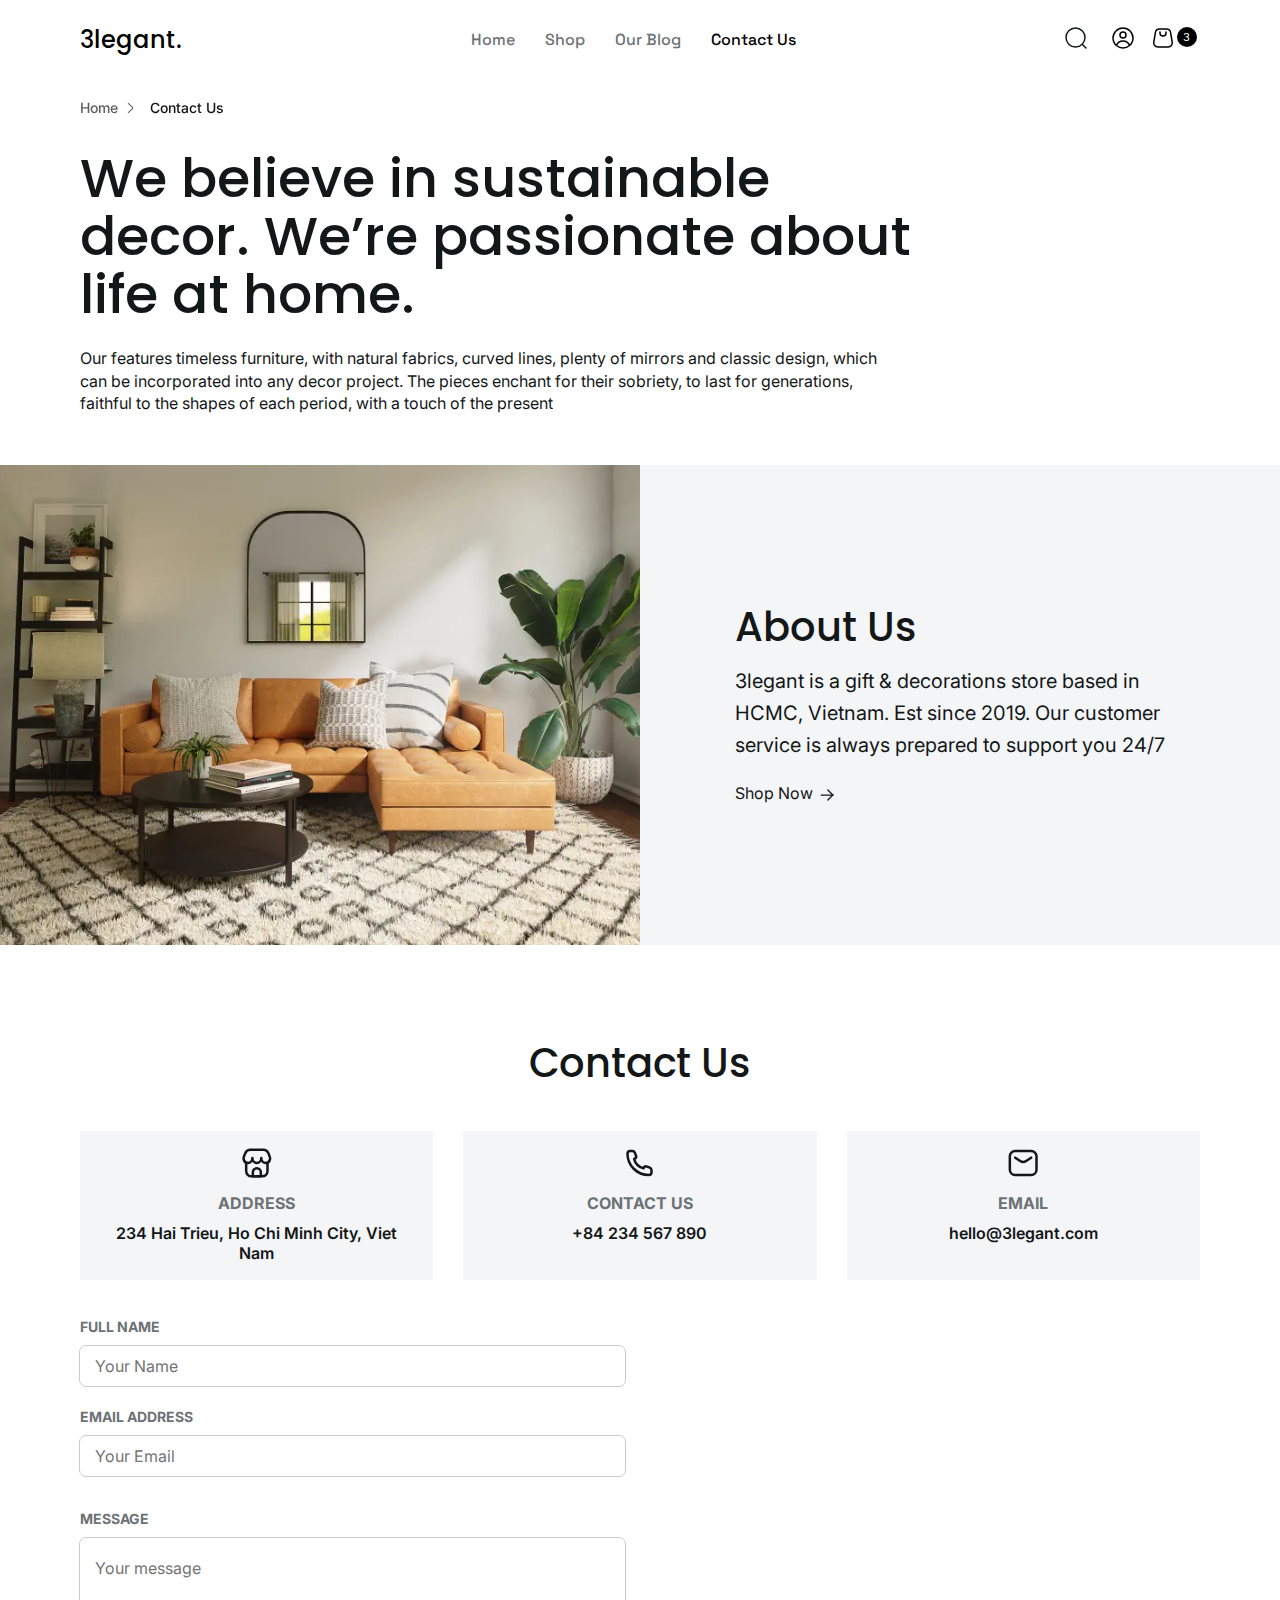
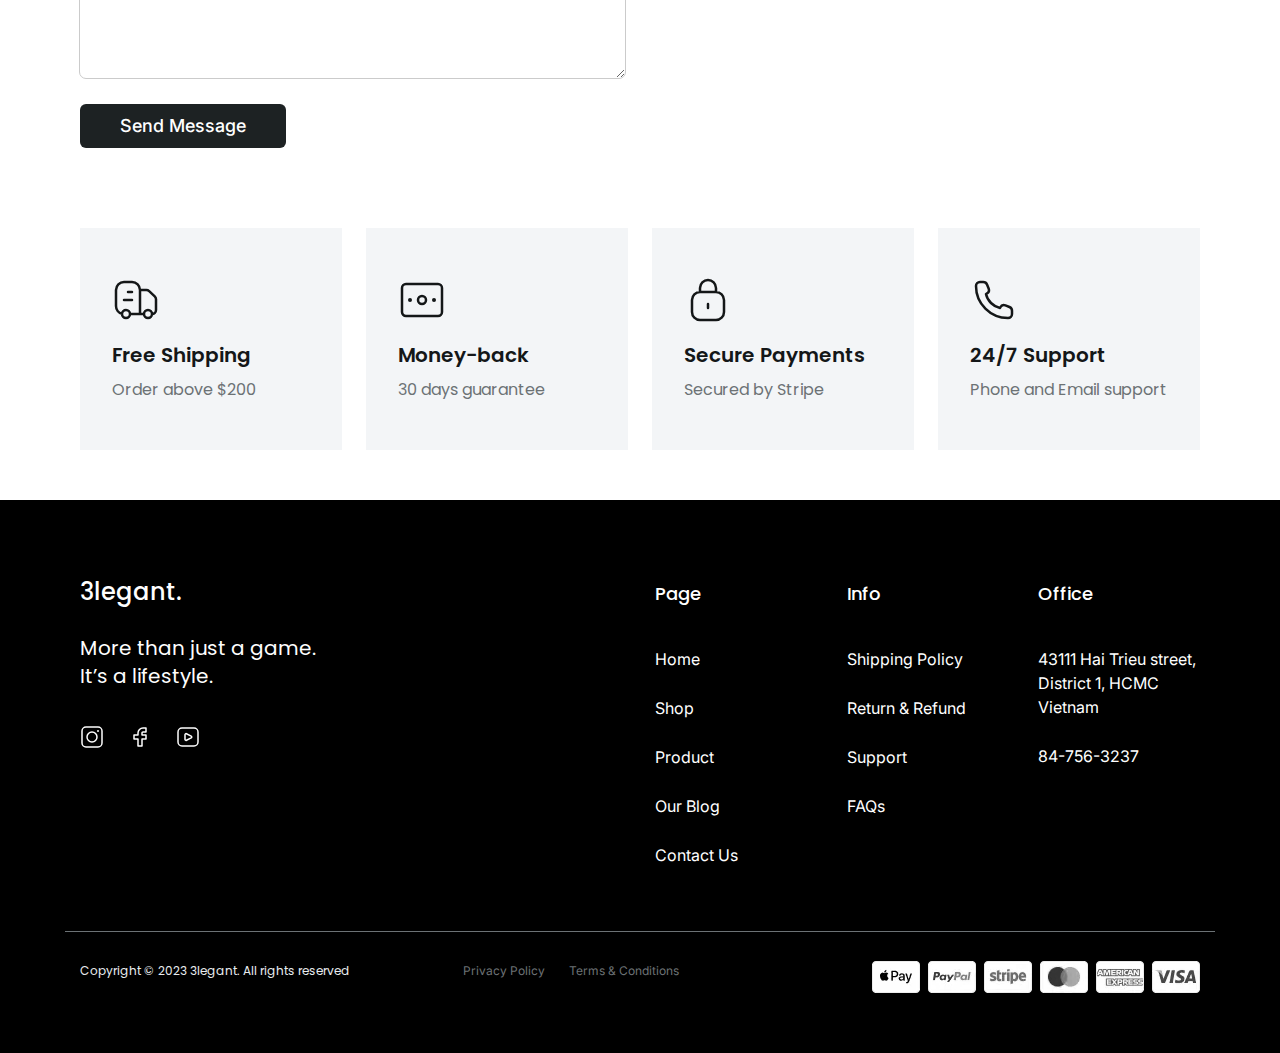
<file: contact.html>
<!DOCTYPE html>
<html lang="en">

<head>
	<title>3legant</title>
	<meta charset="UTF-8">
	<meta name="format-detection" content="telephone=no">
	<!-- <style>body{opacity: 0;}</style> -->
	<link rel="stylesheet" href="css/style.min.css?_v=20240107195727">
	<link rel="shortcut icon" href="favicon.ico">
	<!-- <meta name="robots" content="noindex, nofollow"> -->
	<meta name="viewport" content="width=device-width, initial-scale=1.0">
</head>

<body>
	<div class="wrapper">
		<header class="header">
			<div class="header__container">
				<div class="header__menu menu">
					<div class="menu__box">
						<div class="menu__icon">
							<span></span>
						</div>
						<a href="./index.html" class="menu__logo">3legant.</a>
					</div>
					<nav class="menu__body">
						<ul class="menu__list">
							<form class="menu__form" action="#">
								<button type="submit" class="form__button_s">
									<svg xmlns="http://www.w3.org/2000/svg" width="24" height="24" viewBox="0 0 24 24" fill="none">
										<path d="M18.5 18.5L22 22M21 11.5C21 6.25329 16.7467 2 11.5 2C6.25329 2 2 6.25329 2 11.5C2 16.7467 6.25329 21 11.5 21C16.7467 21 21 16.7467 21 11.5Z" stroke="#141718" stroke-width="1.5" stroke-linecap="round" stroke-linejoin="round" />
									</svg>
								</button>
								<input class="menu__search" type="text" name="search" autocomplete="off" placeholder="Search">
							</form>
							<li><a href="./index.html" class="menu-link">Home</a></li>
							<li class="menu__item">
								<a href="./shop.html" class="menu-link">Shop</a>
							</li>
							<li class="menu__item">
								<a href="./blog.html" class="menu-link">Our Blog</a>
							</li>
							<li><a href="./contact.html" class="menu-link">Contact Us</a></li>
						</ul>
						<div class="menu__options options-menu">
							<div id="cart" class="options-menu__item">
								<p>Cart</p>
								<p>
									<svg xmlns="http://www.w3.org/2000/svg" width="24" height="24" viewBox="0 0 24 24" fill="none">
										<path d="M9 6L9 7C9 8.65685 10.3431 10 12 10C13.6569 10 15 8.65685 15 7V6" stroke="#141718" stroke-width="1.5" stroke-linecap="round" stroke-linejoin="round" />
										<path d="M15.6115 3H8.38848C6.43313 3 4.76436 4.41365 4.44291 6.3424L2.77624 16.3424C2.36988 18.7805 4.25006 21 6.72182 21H17.2781C19.7499 21 21.6301 18.7805 21.2237 16.3424L19.557 6.3424C19.2356 4.41365 17.5668 3 15.6115 3Z" stroke="#141718" stroke-width="1.5" stroke-linejoin="round" />
									</svg>
								</p>
							</div>
							<div class="options-menu__item">
								<p>Wishlist</p>
								<p>
									<svg xmlns="http://www.w3.org/2000/svg" width="24" height="25" viewBox="0 0 24 25" fill="none">
										<path fill-rule="evenodd" clip-rule="evenodd" d="M12.6924 7.58373C12.3055 7.95505 11.6945 7.95505 11.3076 7.58373L10.6152 6.91927C9.80477 6.14154 8.70994 5.66667 7.5 5.66667C5.01472 5.66667 3 7.68139 3 10.1667C3 12.5493 4.28979 14.5167 6.15176 16.1332C8.01532 17.7511 10.2434 18.8241 11.5746 19.3717C11.853 19.4862 12.147 19.4862 12.4254 19.3717C13.7566 18.8241 15.9847 17.7511 17.8482 16.1332C19.7102 14.5167 21 12.5493 21 10.1667C21 7.68139 18.9853 5.66667 16.5 5.66667C15.2901 5.66667 14.1952 6.14154 13.3848 6.91927L12.6924 7.58373ZM12 5.47624C10.8321 4.35548 9.24649 3.66667 7.5 3.66667C3.91015 3.66667 1 6.57682 1 10.1667C1 16.5349 7.97034 20.0517 10.8138 21.2214C11.5796 21.5364 12.4204 21.5364 13.1862 21.2214C16.0297 20.0517 23 16.5349 23 10.1667C23 6.57682 20.0899 3.66667 16.5 3.66667C14.7535 3.66667 13.1679 4.35548 12 5.47624Z" fill="#141718" />
									</svg>
								</p>
							</div>
							<button data-popup="#signIn" class="options-menu__button button">Sign In</button>
							<div class="options-menu__social">
								<a href="#">
									<svg xmlns="http://www.w3.org/2000/svg" width="24" height="24" viewBox="0 0 24 24" fill="none">
										<rect x="2" y="2" width="20" height="20" rx="4" stroke="#141718" stroke-width="1.5" />
										<circle cx="18" cy="6" r="1" fill="#141718" />
										<circle cx="12" cy="12" r="5" stroke="#141718" stroke-width="1.5" />
									</svg>
								</a>
								<a href="#">
									<svg xmlns="http://www.w3.org/2000/svg" width="24" height="24" viewBox="0 0 24 24" fill="none">
										<path d="M18 3H15C12.2386 3 10 5.23858 10 8V10H6V14H10V21H14V14H18V10H14V8C14 7.44772 14.4477 7 15 7H18V3Z" stroke="#141718" stroke-width="1.5" stroke-linecap="round" stroke-linejoin="round" />
									</svg>
								</a>
								<a href="#">
									<svg xmlns="http://www.w3.org/2000/svg" width="24" height="24" viewBox="0 0 24 24" fill="none">
										<rect x="2" y="3" width="20" height="18" rx="4" stroke="#141718" stroke-width="1.5" />
										<path d="M10.4472 8.72361L15.2111 11.1056C15.9482 11.4741 15.9482 12.5259 15.2111 12.8944L10.4472 15.2764C9.78231 15.6088 9 15.1253 9 14.382V9.61803C9 8.87465 9.78231 8.39116 10.4472 8.72361Z" stroke="#141718" stroke-width="1.5" stroke-linecap="round" />
									</svg>
								</a>
							</div>
						</div>
					</nav>
					<div class="menu__manage manage-menu">
						<div class="manage-menu__search" tabindex="0">
							<form action="#">
								<input type="search">
								<svg xmlns="http://www.w3.org/2000/svg" width="24" height="24" viewBox="0 0 24 24" fill="none">
									<path d="M18.5 18.5L22 22M21 11.5C21 6.25329 16.7467 2 11.5 2C6.25329 2 2 6.25329 2 11.5C2 16.7467 6.25329 21 11.5 21C16.7467 21 21 16.7467 21 11.5Z" stroke="#141718" stroke-width="1.5" stroke-linecap="round" stroke-linejoin="round" />
								</svg>
							</form>
						</div>
						<button data-popup="#signIn" class="manage-menu__profile">
							<svg xmlns="http://www.w3.org/2000/svg" width="24" height="24" viewBox="0 0 24 24" fill="none">
								<path d="M18.5588 19.5488C17.5654 16.8918 15.0036 15 12 15C8.99638 15 6.4346 16.8918 5.44117 19.5488M18.5588 19.5488C20.6672 17.7154 22 15.0134 22 12C22 6.47715 17.5228 2 12 2C6.47715 2 2 6.47715 2 12C2 15.0134 3.33285 17.7154 5.44117 19.5488M18.5588 19.5488C16.8031 21.0756 14.5095 22 12 22C9.49052 22 7.19694 21.0756 5.44117 19.5488M15 9C15 10.6569 13.6569 12 12 12C10.3431 12 9 10.6569 9 9C9 7.34315 10.3431 6 12 6C13.6569 6 15 7.34315 15 9Z" stroke="#141718" stroke-width="1.5" stroke-linejoin="round" />
							</svg>
						</button>
						<button class="manage-menu__cart">
							<svg xmlns="http://www.w3.org/2000/svg" width="24" height="24" viewBox="0 0 24 24" fill="none">
								<path d="M9 6L9 7C9 8.65685 10.3431 10 12 10C13.6569 10 15 8.65685 15 7V6" stroke="#141718" stroke-width="1.5" stroke-linecap="round" stroke-linejoin="round" />
								<path d="M15.6115 3H8.38851C6.43316 3 4.7644 4.41365 4.44294 6.3424L2.77627 16.3424C2.36992 18.7805 4.25009 21 6.72185 21H17.2782C19.7499 21 21.6301 18.7805 21.2237 16.3424L19.5571 6.3424C19.2356 4.41365 17.5669 3 15.6115 3Z" stroke="#141718" stroke-width="1.5" stroke-linejoin="round" />
							</svg>
						</button>
					</div>
				</div>
			</div>

			<div class="flyout">
				<div class="flyout__body">
					<div class="flyout__head">
						<p>Cart</p>
						<div class="close-flyout">
							<svg xmlns="http://www.w3.org/2000/svg" width="35" height="35" viewBox="0 0 24 24" fill="none">
								<path fill-rule="evenodd" clip-rule="evenodd" d="M5.29289 5.29289C5.68342 4.90237 6.31658 4.90237 6.70711 5.29289L12 10.5858L17.2929 5.29289C17.6834 4.90237 18.3166 4.90237 18.7071 5.29289C19.0976 5.68342 19.0976 6.31658 18.7071 6.70711L13.4142 12L18.7071 17.2929C19.0976 17.6834 19.0976 18.3166 18.7071 18.7071C18.3166 19.0976 17.6834 19.0976 17.2929 18.7071L12 13.4142L6.70711 18.7071C6.31658 19.0976 5.68342 19.0976 5.29289 18.7071C4.90237 18.3166 4.90237 17.6834 5.29289 17.2929L10.5858 12L5.29289 6.70711C4.90237 6.31658 4.90237 5.68342 5.29289 5.29289Z" fill="#6C7275" />
							</svg>
						</div>
					</div>

					<div class="flyout__cart">
						<div class="flyout__item">
							<div class="item-flyout__image">
								<picture><source srcset="img/flyout/01.webp" type="image/webp"><img src="img/flyout/01.jpg" alt="image"></picture>
							</div>
							<div class="item-flyout__content">
								<div class="item-flyout__name">Tray Table</div>
								<div class="item-flyout__color">Color: Black</div>

								<div class="item-flyout__counter counter">
									<div class="counter__minus" data-action="minus">
										<svg xmlns="http://www.w3.org/2000/svg" width="16" height="32" viewBox="0 0 16 16" fill="none">
											<path d="M3.22925 8H12.5626" stroke="#000" stroke-width="0.75" stroke-linecap="round" stroke-linejoin="round" />
										</svg>
									</div>
									<div class="counter__figure" data-counter>1</div>
									<div class="counter__plus" data-action="plus">
										<svg xmlns="http://www.w3.org/2000/svg" width="16" height="32" viewBox="0 0 16 16" fill="none">
											<path fill-rule="evenodd" clip-rule="evenodd" d="M8.375 3.33301C8.375 3.1259 8.20711 2.95801 8 2.95801C7.79289 2.95801 7.625 3.1259 7.625 3.33301V7.62469H3.33325C3.12615 7.62469 2.95825 7.79259 2.95825 7.99969C2.95825 8.2068 3.12615 8.37469 3.33325 8.37469H7.625V12.6663C7.625 12.8734 7.79289 13.0413 8 13.0413C8.20711 13.0413 8.375 12.8734 8.375 12.6663V8.37469H12.6666C12.8737 8.37469 13.0416 8.2068 13.0416 7.99969C13.0416 7.79259 12.8737 7.62469 12.6666 7.62469H8.375V3.33301Z" fill="#121212" />
										</svg>
									</div>
								</div>

							</div>
							<div class="item-flyout__price">
								<p>19.19$</p>
								<button class="delete-item">
									<svg xmlns="http://www.w3.org/2000/svg" width="24" height="24" viewBox="0 0 24 24" fill="none">
										<path fill-rule="evenodd" clip-rule="evenodd" d="M5.29289 5.29289C5.68342 4.90237 6.31658 4.90237 6.70711 5.29289L12 10.5858L17.2929 5.29289C17.6834 4.90237 18.3166 4.90237 18.7071 5.29289C19.0976 5.68342 19.0976 6.31658 18.7071 6.70711L13.4142 12L18.7071 17.2929C19.0976 17.6834 19.0976 18.3166 18.7071 18.7071C18.3166 19.0976 17.6834 19.0976 17.2929 18.7071L12 13.4142L6.70711 18.7071C6.31658 19.0976 5.68342 19.0976 5.29289 18.7071C4.90237 18.3166 4.90237 17.6834 5.29289 17.2929L10.5858 12L5.29289 6.70711C4.90237 6.31658 4.90237 5.68342 5.29289 5.29289Z" fill="#6C7275" />
									</svg>
								</button>
							</div>
						</div>
						<div class="flyout__item">
							<div class="item-flyout__image">
								<picture><source srcset="img/flyout/02.webp" type="image/webp"><img src="img/flyout/02.jpg" alt="image"></picture>
							</div>
							<div class="item-flyout__content">
								<div class="item-flyout__name">Tray Table</div>
								<div class="item-flyout__color">Color: Red</div>
								<div class="item-flyout__counter counter">
									<div class="counter__minus" data-action="minus">
										<svg xmlns="http://www.w3.org/2000/svg" width="16" height="32" viewBox="0 0 16 16" fill="none">
											<path d="M3.22925 8H12.5626" stroke="#000" stroke-width="0.75" stroke-linecap="round" stroke-linejoin="round" />
										</svg>
									</div>
									<div class="counter__figure" data-counter>1</div>
									<div class="counter__plus" data-action="plus">
										<svg xmlns="http://www.w3.org/2000/svg" width="16" height="32" viewBox="0 0 16 16" fill="none">
											<path fill-rule="evenodd" clip-rule="evenodd" d="M8.375 3.33301C8.375 3.1259 8.20711 2.95801 8 2.95801C7.79289 2.95801 7.625 3.1259 7.625 3.33301V7.62469H3.33325C3.12615 7.62469 2.95825 7.79259 2.95825 7.99969C2.95825 8.2068 3.12615 8.37469 3.33325 8.37469H7.625V12.6663C7.625 12.8734 7.79289 13.0413 8 13.0413C8.20711 13.0413 8.375 12.8734 8.375 12.6663V8.37469H12.6666C12.8737 8.37469 13.0416 8.2068 13.0416 7.99969C13.0416 7.79259 12.8737 7.62469 12.6666 7.62469H8.375V3.33301Z" fill="#121212" />
										</svg>
									</div>
								</div>
							</div>
							<div class="item-flyout__price">
								<p>19.19$</p>
								<button class="delete-item">
									<svg xmlns="http://www.w3.org/2000/svg" width="24" height="24" viewBox="0 0 24 24" fill="none">
										<path fill-rule="evenodd" clip-rule="evenodd" d="M5.29289 5.29289C5.68342 4.90237 6.31658 4.90237 6.70711 5.29289L12 10.5858L17.2929 5.29289C17.6834 4.90237 18.3166 4.90237 18.7071 5.29289C19.0976 5.68342 19.0976 6.31658 18.7071 6.70711L13.4142 12L18.7071 17.2929C19.0976 17.6834 19.0976 18.3166 18.7071 18.7071C18.3166 19.0976 17.6834 19.0976 17.2929 18.7071L12 13.4142L6.70711 18.7071C6.31658 19.0976 5.68342 19.0976 5.29289 18.7071C4.90237 18.3166 4.90237 17.6834 5.29289 17.2929L10.5858 12L5.29289 6.70711C4.90237 6.31658 4.90237 5.68342 5.29289 5.29289Z" fill="#6C7275" />
									</svg>
								</button>
							</div>
						</div>
						<div class="flyout__item">
							<div class="item-flyout__image">
								<picture><source srcset="img/flyout/03.webp" type="image/webp"><img src="img/flyout/03.jpg" alt="image"></picture>
							</div>
							<div class="item-flyout__content">
								<div class="item-flyout__name">Table lamp</div>
								<div class="item-flyout__color">Color: gold</div>
								<div class="item-flyout__counter counter">
									<div class="counter__minus" data-action="minus">
										<svg xmlns="http://www.w3.org/2000/svg" width="16" height="32" viewBox="0 0 16 16" fill="none">
											<path d="M3.22925 8H12.5626" stroke="#000" stroke-width="0.75" stroke-linecap="round" stroke-linejoin="round" />
										</svg>
									</div>
									<div class="counter__figure" data-counter>1</div>
									<div class="counter__plus" data-action="plus">
										<svg xmlns="http://www.w3.org/2000/svg" width="16" height="32" viewBox="0 0 16 16" fill="none">
											<path fill-rule="evenodd" clip-rule="evenodd" d="M8.375 3.33301C8.375 3.1259 8.20711 2.95801 8 2.95801C7.79289 2.95801 7.625 3.1259 7.625 3.33301V7.62469H3.33325C3.12615 7.62469 2.95825 7.79259 2.95825 7.99969C2.95825 8.2068 3.12615 8.37469 3.33325 8.37469H7.625V12.6663C7.625 12.8734 7.79289 13.0413 8 13.0413C8.20711 13.0413 8.375 12.8734 8.375 12.6663V8.37469H12.6666C12.8737 8.37469 13.0416 8.2068 13.0416 7.99969C13.0416 7.79259 12.8737 7.62469 12.6666 7.62469H8.375V3.33301Z" fill="#121212" />
										</svg>
									</div>
								</div>
							</div>
							<div class="item-flyout__price">
								<p>39.00$</p>
								<button class="delete-item">
									<svg xmlns="http://www.w3.org/2000/svg" width="24" height="24" viewBox="0 0 24 24" fill="none">
										<path fill-rule="evenodd" clip-rule="evenodd" d="M5.29289 5.29289C5.68342 4.90237 6.31658 4.90237 6.70711 5.29289L12 10.5858L17.2929 5.29289C17.6834 4.90237 18.3166 4.90237 18.7071 5.29289C19.0976 5.68342 19.0976 6.31658 18.7071 6.70711L13.4142 12L18.7071 17.2929C19.0976 17.6834 19.0976 18.3166 18.7071 18.7071C18.3166 19.0976 17.6834 19.0976 17.2929 18.7071L12 13.4142L6.70711 18.7071C6.31658 19.0976 5.68342 19.0976 5.29289 18.7071C4.90237 18.3166 4.90237 17.6834 5.29289 17.2929L10.5858 12L5.29289 6.70711C4.90237 6.31658 4.90237 5.68342 5.29289 5.29289Z" fill="#6C7275" />
									</svg>
								</button>
							</div>
						</div>
					</div>
					<div class="flyout__sum">
						<div class="sum__subtotal">
							<p>Subtotal</p>
							<p class="previous-price">77.38$</p>
						</div>
						<div class="sum__total">
							<p>Total</p>
							<p class="last-price">234.00$</p>
						</div>
						<button class="sum__button button">Checkout</button>
						<div class="sum__link"><a href="#">View Cart</a></div>
					</div>
				</div>
			</div>
			<div class="to-top" data-goto=".page" data-goto-top="80">
				<svg width="20" height="20" viewBox="0 0 20 20" fill="none" xmlns="http://www.w3.org/2000/svg">
					<path d="M9.99999 15.8333V4.16659" stroke="#6C7275" stroke-width="1.25" stroke-linecap="round" stroke-linejoin="round" />
					<path d="M15 9.16675L9.99999 4.16675" stroke="#6C7275" stroke-width="1.25" stroke-linecap="round" stroke-linejoin="round" />
					<path d="M5 9.16675L10 4.16675" stroke="#6C7275" stroke-width="1.25" stroke-linecap="round" stroke-linejoin="round" />
				</svg>
			</div>
		</header>

		<main class="page">
			<div class="blog__crumb crumb">
				<div class="crumb__container">
					<div class="crumb__body">
						<a href="./index.html">Home</a>
						<p>Contact Us</p>
					</div>
				</div>
			</div>
			<div class="welcome-contact">
				<div class="welcome-contact__container">
					<h1 class="welcome-contact__title">We believe in sustainable decor. We’re passionate about life at home.</h1>
					<div class="welcome-contact__text">Our features timeless furniture, with natural fabrics, curved lines, plenty of mirrors and classic design, which can be incorporated into any decor project. The pieces enchant for their sobriety, to last for generations, faithful to the shapes of each period, with a touch of the present</div>
				</div>
			</div>
			<section class="offer">
				<div data-change class="offer__image">
					<picture><source srcset="img/offer/01.webp" type="image/webp"><img src="img/offer/01.jpg" alt="image"></picture>
					<picture><source srcset="img/offer/011.webp" type="image/webp"><img src="img/offer/011.jpg" alt="image"></picture>
				</div>
				<div class="offer__content">
					<div class="offer__container">
						<div class="offer__body">
							<h3 class="offer__title">About Us</h3>
							<div class="offer__text">3legant is a gift & decorations store based in HCMC, Vietnam. Est since 2019. Our customer service is always prepared to support you 24/7</div>
							<a href="./shop.html" class="offer__link link-arrow">
								<p>Shop Now</p>
								<svg xmlns="http://www.w3.org/2000/svg" width="20" height="20" viewBox="0 0 20 20" fill="none">
									<path d="M4.16666 10H15.8333" stroke="#141718" stroke-width="1.25" stroke-linecap="round" stroke-linejoin="round" />
									<path d="M10.8333 15L15.8333 10" stroke="#141718" stroke-width="1.25" stroke-linecap="round" stroke-linejoin="round" />
									<path d="M10.8333 5L15.8333 10" stroke="#141718" stroke-width="1.25" stroke-linecap="round" stroke-linejoin="round" />
								</svg>
							</a>
						</div>
					</div>
				</div>
			</section>
			<div class="contact-us">
				<div class="contact-us__container">
					<div class="contact-us__title">Contact Us</div>
					<div class="contact-us__connect connect-us">
						<div class="connect-us__item">
							<div class="connect-us__icon"><img src="img/contact-us/icon/adress.svg" alt="icon"></div>
							<div class="connect-us__label">Address</div>
							<div class="connect-us__link">234 Hai Trieu, Ho Chi Minh City, Viet Nam</div>
						</div>
						<div class="connect-us__item">
							<div class="connect-us__icon"><img src="img/contact-us/icon/call.svg" alt="icon"></div>
							<div class="connect-us__label">Contact Us</div>
							<a href="tel:+84234567890" class="connect-us__link">+84 234 567 890</a>
						</div>
						<div class="connect-us__item">
							<div class="connect-us__icon"><img src="img/contact-us/icon/mail.svg" alt="icon"></div>
							<div class="connect-us__label">Email</div>
							<a href="mailto:hello@3legant.com" class="connect-us__link">hello@3legant.com</a>
						</div>
					</div>
					<div class="contact-us__box">
						<form class="contact-us__form">
							<label for="formName" class="form__label">Full Name</label>
							<input id="formName" autocomplete="off" type="text" name="name" placeholder="Your Name" class="form__input">
							<label for="formMail" class="form__label">Email address</label>
							<input id="formMail" autocomplete="off" type="text" name="mail" data-error="incorrect mail" placeholder="Your Email" class="form__input" data-validate data-required> <label for="formName" class="form__label"></label>
							<label for="formMessage" class="form__label">message</label>
							<textarea name="message" id="formMessage" class="form__input" placeholder="Your message"></textarea>
							<button class="form__button button">Send Message</button>
						</form>
						<div class="contact-us__map">
							<iframe src="https://www.google.com/maps/embed?pb=!1m18!1m12!1m3!1d2253.5047070907026!2d13.032400050038788!3d47.80308760773219!2m3!1f0!2f0!3f0!3m2!1i1024!2i768!4f13.1!3m3!1m2!1s0x4776912cfc5fb8d3%3A0xdd8b28e23849e2a8!2zV2lsbGliYWxkLUhhdXRoYWxlci1TdHJhw59lIDIsIDUwMjAgU2FsemJ1cmcsINCQ0LLRgdGC0YDQuNGP!5e0!3m2!1sru!2sru!4v1702818971121!5m2!1sru!2sru" style="border:0;" allowfullscreen="" loading="lazy" referrerpolicy="no-referrer-when-downgrade"></iframe>
						</div>
					</div>
				</div>
			</div>
			<div class="advantages">
				<div class="advantages__container">
					<div class="advantages__body">
						<div class="advantages__item item-advantages">
							<div class="item-advantages__icon">
								<img src="img/advantages/icon/01.svg" alt="icon">
							</div>
							<div class="item-advantages__label">Free Shipping</div>
							<div class="item-advantages__text">Order above $200</div>
						</div>
						<div class="advantages__item item-advantages">
							<div class="item-advantages__icon">
								<img src="img/advantages/icon/02.svg" alt="icon">
							</div>
							<div class="item-advantages__label">Money-back</div>
							<div class="item-advantages__text">30 days guarantee</div>
						</div>
						<div class="advantages__item item-advantages">
							<div class="item-advantages__icon">
								<img src="img/advantages/icon/03.svg" alt="icon">
							</div>
							<div class="item-advantages__label">Secure Payments</div>
							<div class="item-advantages__text">Secured by Stripe</div>
						</div>
						<div class="advantages__item item-advantages">
							<div class="item-advantages__icon">
								<img src="img/advantages/icon/04.svg" alt="icon">
							</div>
							<div class="item-advantages__label">24/7 Support</div>
							<div class="item-advantages__text">Phone and Email support</div>
						</div>
					</div>
				</div>
			</div>



			<script>
				let menuList = document.querySelector('.menu__list')
				let itemHeaderMenu = menuList.querySelectorAll('li')
				itemHeaderMenu[3].classList.add('_active')
			</script>
		</main>
		<footer class="footer">
			<div class="footer__container">
				<nav class="footer-top top-footer" data-spollers="600,max">
					<div class="top-footer__column top-footer__column_big">
						<a href="#" class="top-footer__logo">3legant.</a>
						<div class="top-footer__quote">
							<p>More than just a game.</p>
							<p>It’s a lifestyle.</p>
						</div>
						<ul class="top-footer__social">
							<li>
								<a href="#">
									<svg xmlns="http://www.w3.org/2000/svg" width="24" height="24" viewBox="0 0 24 24" fill="none">
										<rect x="2" y="2" width="20" height="20" rx="4" stroke="#FEFEFE" stroke-width="1.5" />
										<circle cx="18" cy="6" r="1" fill="#FEFEFE" />
										<circle cx="12" cy="12" r="5" stroke="#FEFEFE" stroke-width="1.5" />
									</svg>
								</a>
							</li>
							<li>
								<a href="#">
									<svg xmlns="http://www.w3.org/2000/svg" width="24" height="24" viewBox="0 0 24 24" fill="none">
										<path d="M18 3H15C12.2386 3 10 5.23858 10 8V10H6V14H10V21H14V14H18V10H14V8C14 7.44772 14.4477 7 15 7H18V3Z" stroke="#FEFEFE" stroke-width="1.5" stroke-linecap="round" stroke-linejoin="round" />
									</svg>
								</a>
							</li>
							<li>
								<a href="#">
									<svg xmlns="http://www.w3.org/2000/svg" width="24" height="24" viewBox="0 0 24 24" fill="none">
										<rect x="2" y="3" width="20" height="18" rx="4" stroke="#FEFEFE" stroke-width="1.5" />
										<path d="M10.4472 8.72361L15.2111 11.1056C15.9482 11.4741 15.9482 12.5259 15.2111 12.8944L10.4472 15.2764C9.78231 15.6088 9 15.1253 9 14.382V9.61803C9 8.87465 9.78231 8.39116 10.4472 8.72361Z" stroke="#FEFEFE" stroke-width="1.5" stroke-linecap="round" />
									</svg>
								</a>
							</li>
						</ul>
					</div>
					<div class="top-footer__column">
						<div class="top-footer__title" data-spoller>Page</div>
						<ul class="top-footer__list">
							<li><a href="./index.html" class="top-footer__item">Home</a></li>
							<li><a href="./shop.html" class="top-footer__item">Shop</a></li>
							<li><a href="./goods.html" class="top-footer__item">Product</a></li>
							<li><a href="./blog.html" class="top-footer__item">Our Blog</a></li>
							<li><a href="./contact.html" class="top-footer__item">Contact Us</a></li>
						</ul>
					</div>
					<div class="top-footer__column">
						<div class="top-footer__title" data-spoller>Info</div>
						<ul class="top-footer__list">
							<li><a href="#" class="top-footer__item">Shipping Policy</a></li>
							<li><a href="#" class="top-footer__item">Return & Refund</a></li>
							<li><a href="#" class="top-footer__item">Support</a></li>
							<li><a href="#" class="top-footer__item">FAQs</a></li>
						</ul>
					</div>
					<div class="top-footer__column">
						<div class="top-footer__title" data-spoller>Office</div>
						<ul class="top-footer__list">
							<li>43111 Hai Trieu street, District 1, HCMC Vietnam</li>
							<li><a href="tel:847563237" class="top-footer__item">84-756-3237</a></li>
						</ul>
					</div>
				</nav>
				<div class="footer-bottom bottom-footer">
					<div class="bottom-footer__column">
						<p class="bottom-footer__copy">
							Copyright © 2023 3legant. All rights reserved
						</p>
					</div>
					<div class="bottom-footer__column">
						<a href="#">Privacy Policy</a>
						<a href="#">Terms & Conditions</a>
					</div>
					<div class="bottom-footer__column">
						<ul class="bottom-footer__list">
							<li>
								<a href="#" class="bottom-footer__link">
									<picture><source srcset="img/footer/01.webp" type="image/webp"><img src="img/footer/01.png" alt="payment methods"></picture>
								</a>
							</li>
							<li>
								<a href="#" class="bottom-footer__link">
									<picture><source srcset="img/footer/02.webp" type="image/webp"><img src="img/footer/02.png" alt="payment methods"></picture>
								</a>
							</li>
							<li>
								<a href="#" class="bottom-footer__link">
									<picture><source srcset="img/footer/03.webp" type="image/webp"><img src="img/footer/03.png" alt="payment methods"></picture>
								</a>
							</li>
							<li>
								<a href="#" class="bottom-footer__link">
									<picture><source srcset="img/footer/04.webp" type="image/webp"><img src="img/footer/04.png" alt="payment methods"></picture>
								</a>
							</li>
							<li>
								<a href="#" class="bottom-footer__link">
									<picture><source srcset="img/footer/05.webp" type="image/webp"><img src="img/footer/05.png" alt="payment methods"></picture>
								</a>
							</li>
							<li>
								<a href="#" class="bottom-footer__link">
									<picture><source srcset="img/footer/06.webp" type="image/webp"><img src="img/footer/06.png" alt="payment methods"></picture>
								</a>
							</li>
						</ul>
					</div>
				</div>
			</div>
		</footer>
	</div>

	<!-- signUp -->
	<div id="signUp" aria-hidden="true" class="popup">
		<div class="popup__wrapper">
			<div class="popup__content">
				<button data-close type="button" class="popup__close">
					<svg xmlns="http://www.w3.org/2000/svg" height="16" width="12" viewBox="0 0 384 512"><!--!Font Awesome Free 6.5.1 by @fontawesome - https://fontawesome.com License - https://fontawesome.com/license/free Copyright 2023 Fonticons, Inc.-->
						<path d="M342.6 150.6c12.5-12.5 12.5-32.8 0-45.3s-32.8-12.5-45.3 0L192 210.7 86.6 105.4c-12.5-12.5-32.8-12.5-45.3 0s-12.5 32.8 0 45.3L146.7 256 41.4 361.4c-12.5 12.5-12.5 32.8 0 45.3s32.8 12.5 45.3 0L192 301.3 297.4 406.6c12.5 12.5 32.8 12.5 45.3 0s12.5-32.8 0-45.3L237.3 256 342.6 150.6z" />
					</svg>
				</button>
				<div class="sign-up__body">
					<div class="sign-up__image sign-up__image-ibg">
						<div class="sign-up__label">3legant.</div>
						<div data-change class="sign-up__image-box">
							<picture><source srcset="img/singUp/01.webp" type="image/webp"><img src="img/singUp/01.jpg" alt="image"></picture>
							<picture><source srcset="img/singUp/0111.webp" type="image/webp"><img src="img/singUp/0111.jpg" alt="image"></picture>
						</div>
					</div>
					<div class="sign-up__content">
						<div class="sign-up__box">
							<div class="sign-up__title">Sign up</div>
							<div class="sign-up__text">Already have an account? <a href="#" data-popup="#signIn">Sign in</a></div>
							<form class="sign-up__form">
								<input type="text" name="name" autocomplete="off" class="sign-up__input" placeholder="Your name">
								<input type="text" name="name" autocomplete="off" class="sign-up__input" placeholder="Username">
								<input type="text" name="email" autocomplete="off" class="sign-up__input" placeholder="Email address" data-validate data-required="email" data-error="Введен не верный E-mail">
								<div class="sign-up__pass">
									<input type="password" name="Password" autocomplete="off" class="sign-up__input" placeholder="Password">
									<div class="pass-view"></div>
								</div>
								<div class="checkbox">
									<input id="signUp-checkbox" type="checkbox" name="agreemant" class="checkbox__input">
									<label for="signUp-checkbox" class="checkbox__label">I agree with <a href="#">Privacy Policy</a> and <a href="#">Terms of Use</a></label>
								</div>
								<button type="submit" class="sign-up__button button">Sign Up</button>
							</form>
						</div>
					</div>
				</div>
			</div>
		</div>
	</div>

	<!-- signIn -->
	<div id="signIn" aria-hidden="true" class="popup">
		<div class="popup__wrapper">
			<div class="popup__content">
				<button data-close type="button" class="popup__close">
					<svg xmlns="http://www.w3.org/2000/svg" height="16" width="12" viewBox="0 0 384 512"><!--!Font Awesome Free 6.5.1 by @fontawesome - https://fontawesome.com License - https://fontawesome.com/license/free Copyright 2023 Fonticons, Inc.-->
						<path d="M342.6 150.6c12.5-12.5 12.5-32.8 0-45.3s-32.8-12.5-45.3 0L192 210.7 86.6 105.4c-12.5-12.5-32.8-12.5-45.3 0s-12.5 32.8 0 45.3L146.7 256 41.4 361.4c-12.5 12.5-12.5 32.8 0 45.3s32.8 12.5 45.3 0L192 301.3 297.4 406.6c12.5 12.5 32.8 12.5 45.3 0s12.5-32.8 0-45.3L237.3 256 342.6 150.6z" />
					</svg>
				</button>
				<div class="sign-up__body">
					<div class="sign-up__image sign-up__image-ibg">
						<div class="sign-up__label">3legant.</div>
						<div data-change class="sign-up__image-box">
							<picture><source srcset="img/singUp/01.webp" type="image/webp"><img src="img/singUp/01.jpg" alt="image"></picture>
							<picture><source srcset="img/singUp/0111.webp" type="image/webp"><img src="img/singUp/0111.jpg" alt="image"></picture>
						</div>
					</div>
					<div class="sign-up__content">
						<div class="sign-up__box">
							<div class="sign-up__title">Sign In</div>
							<div class="sign-up__text">Don’t have an accout yet? <a href="#" data-popup="#signUp">Sign Up</a></div>
							<form class="sign-up__form">
								<input type="text" name="name" autocomplete="off" class="sign-up__input" placeholder="Your usernam or email address">
								<div class="sign-up__pass">
									<input type="password" name="Password" autocomplete="off" class="sign-up__input" placeholder="Password">
									<div class="pass-view"></div>
								</div>
								<div class="checkbox">
									<input id="signIn-checkbox" type="checkbox" name="agreemant" class="checkbox__input">
									<label for="signIn-checkbox" class="checkbox__label">Remember me</label>
								</div>
								<button type="submit" class="sign-up__button button">Sign Up</button>
							</form>
						</div>
					</div>
				</div>
			</div>
		</div>
	</div>
	<script src="js/app.min.js?_v=20240107195727"></script>
</body>

</html>
</file>
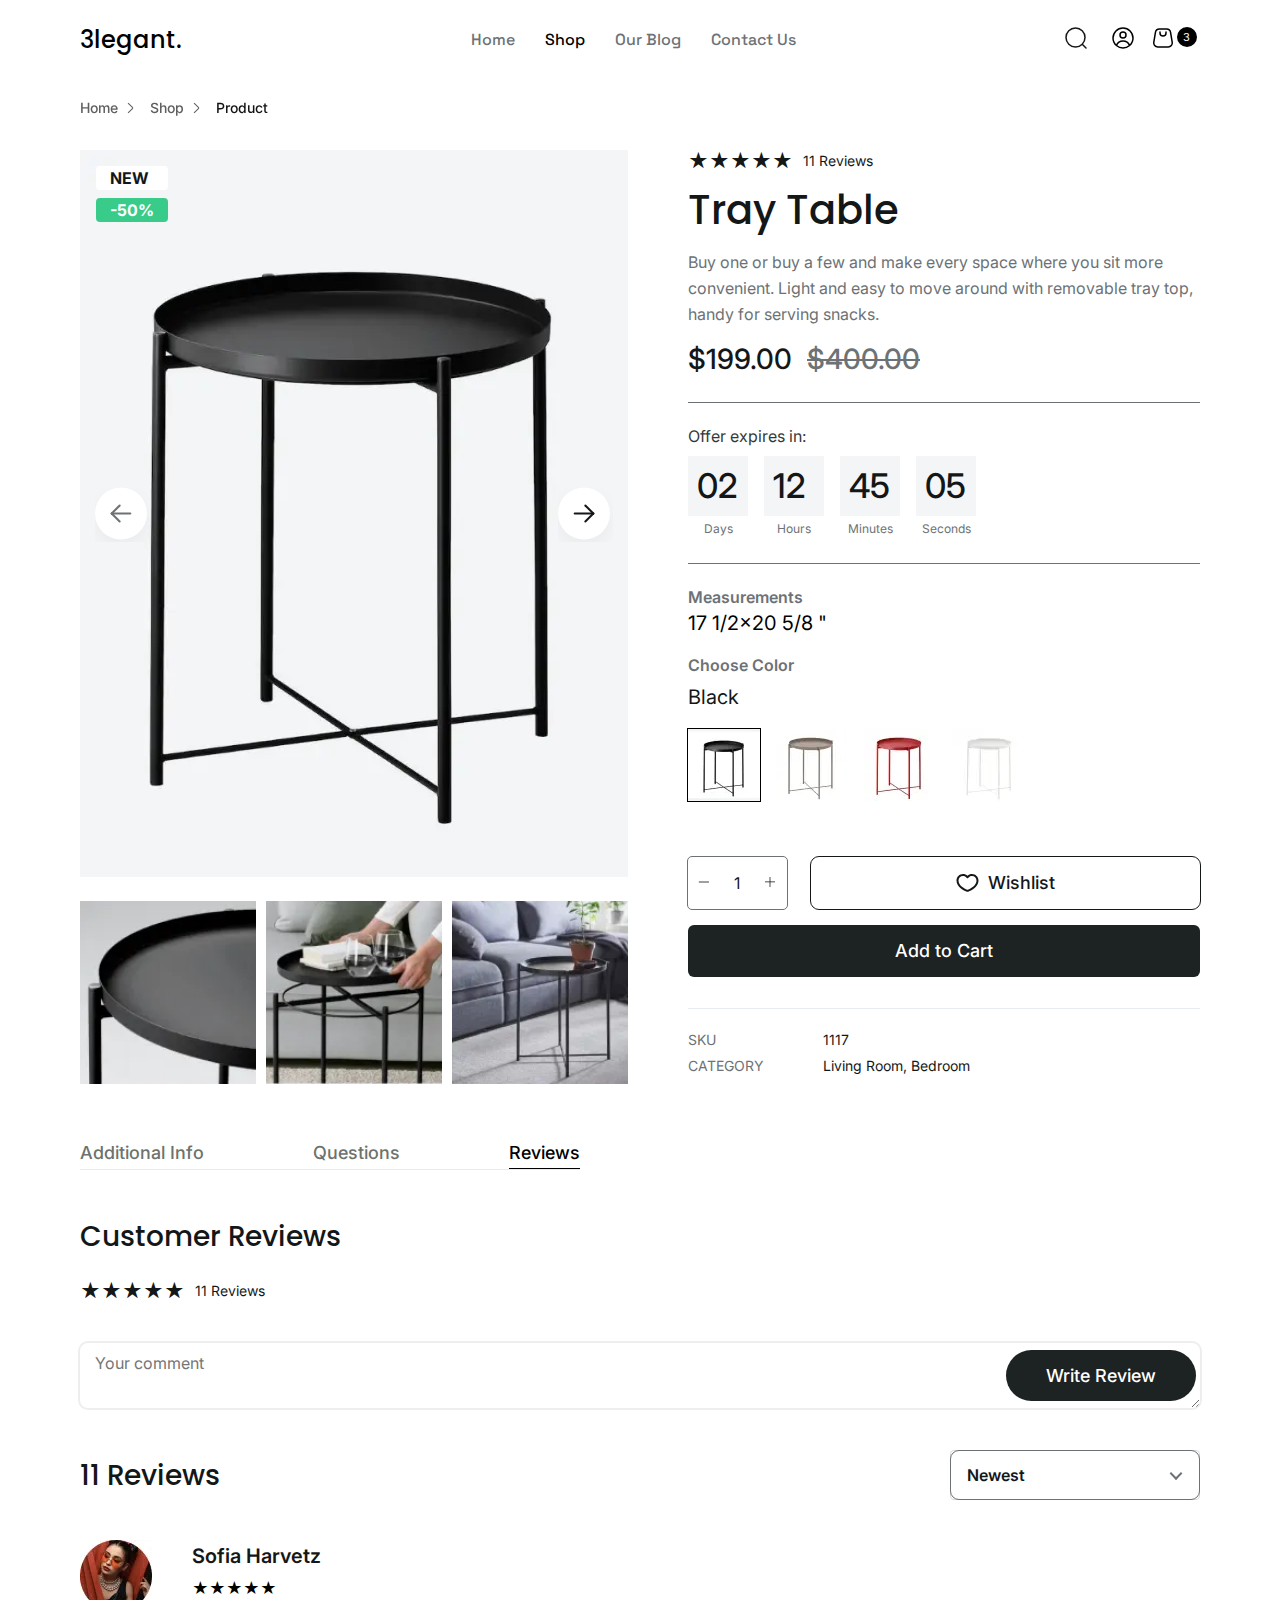
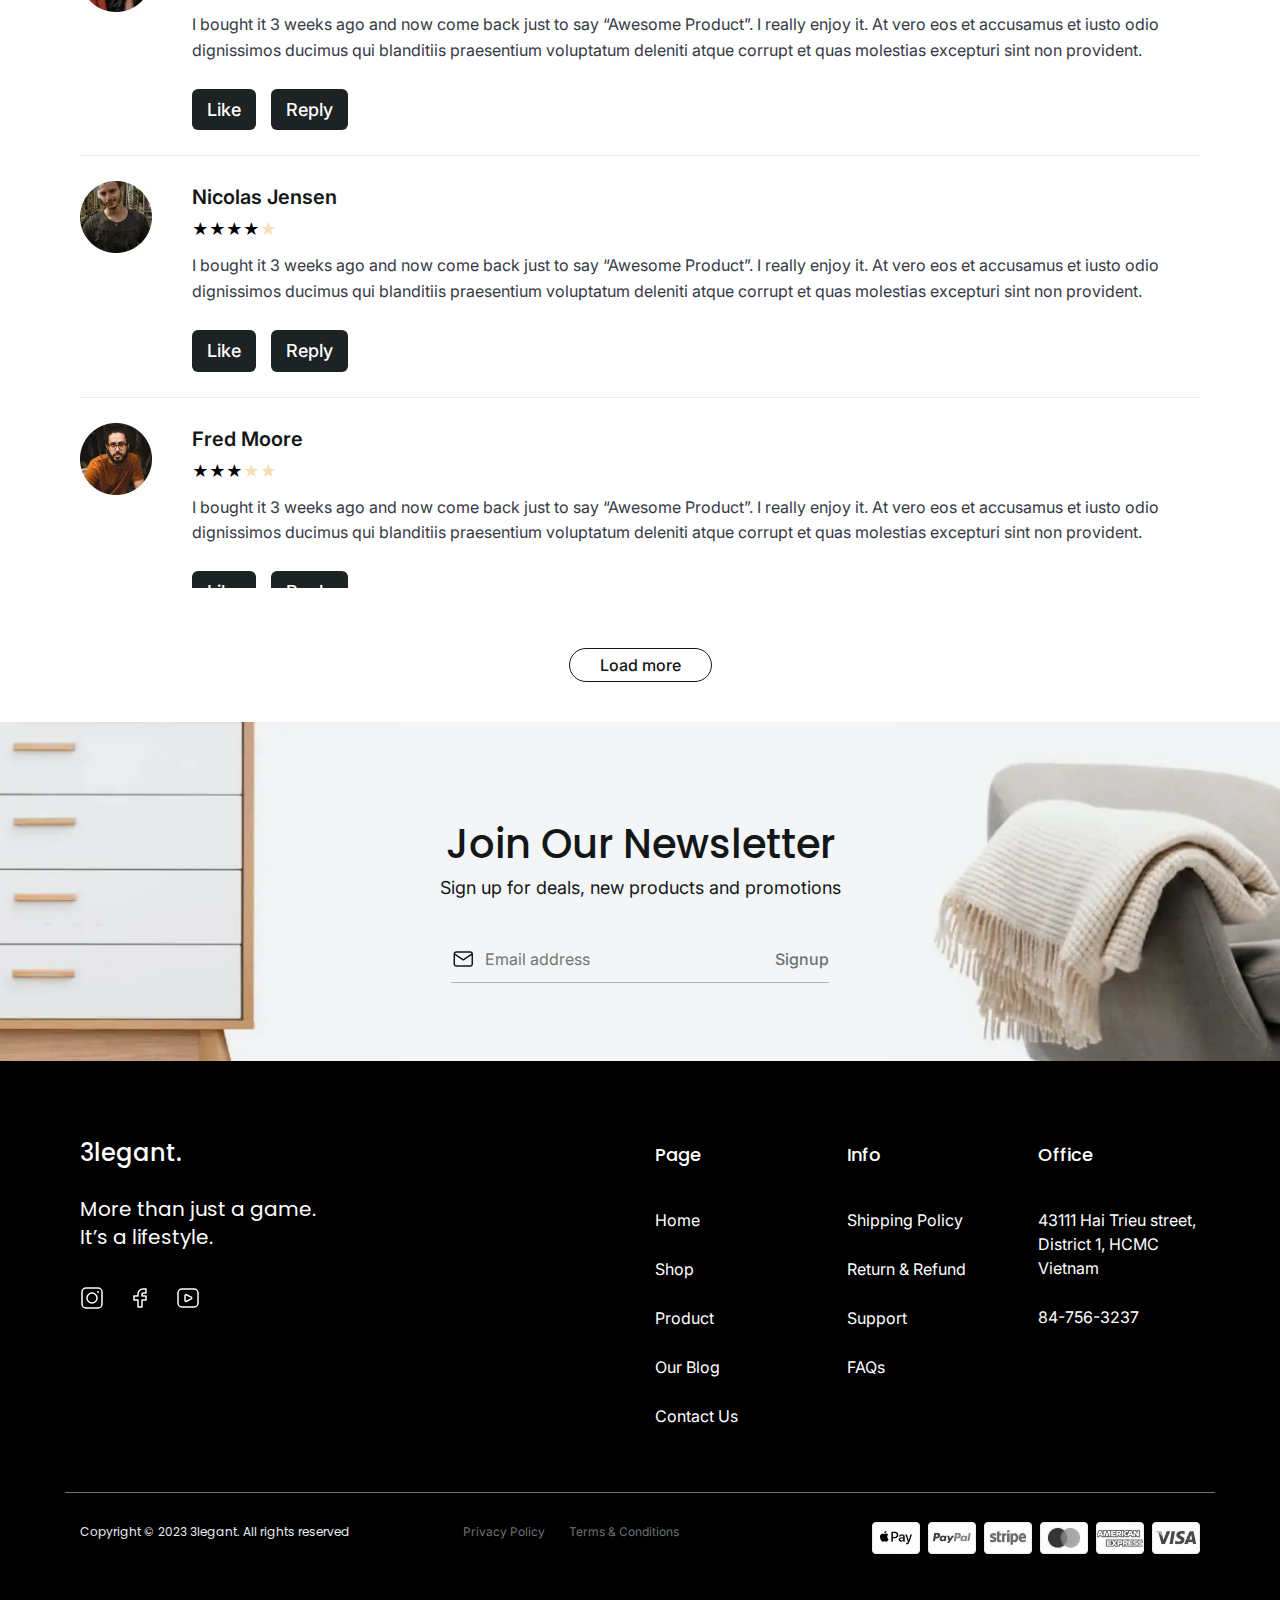
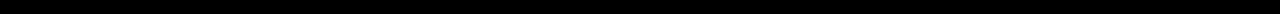
<file: goods.html>
<!DOCTYPE html>
<html lang="en">

<head>
	<title>3legant</title>
	<meta charset="UTF-8">
	<meta name="format-detection" content="telephone=no">
	<!-- <style>body{opacity: 0;}</style> -->
	<link rel="stylesheet" href="css/style.min.css?_v=20240107195727">
	<link rel="shortcut icon" href="favicon.ico">
	<!-- <meta name="robots" content="noindex, nofollow"> -->
	<meta name="viewport" content="width=device-width, initial-scale=1.0">
</head>

<body>
	<div class="wrapper">
		<header class="header">
			<div class="header__container">
				<div class="header__menu menu">
					<div class="menu__box">
						<div class="menu__icon">
							<span></span>
						</div>
						<a href="./index.html" class="menu__logo">3legant.</a>
					</div>
					<nav class="menu__body">
						<ul class="menu__list">
							<form class="menu__form" action="#">
								<button type="submit" class="form__button_s">
									<svg xmlns="http://www.w3.org/2000/svg" width="24" height="24" viewBox="0 0 24 24" fill="none">
										<path d="M18.5 18.5L22 22M21 11.5C21 6.25329 16.7467 2 11.5 2C6.25329 2 2 6.25329 2 11.5C2 16.7467 6.25329 21 11.5 21C16.7467 21 21 16.7467 21 11.5Z" stroke="#141718" stroke-width="1.5" stroke-linecap="round" stroke-linejoin="round" />
									</svg>
								</button>
								<input class="menu__search" type="text" name="search" autocomplete="off" placeholder="Search">
							</form>
							<li><a href="./index.html" class="menu-link">Home</a></li>
							<li class="menu__item">
								<a href="./shop.html" class="menu-link">Shop</a>
							</li>
							<li class="menu__item">
								<a href="./blog.html" class="menu-link">Our Blog</a>
							</li>
							<li><a href="./contact.html" class="menu-link">Contact Us</a></li>
						</ul>
						<div class="menu__options options-menu">
							<div id="cart" class="options-menu__item">
								<p>Cart</p>
								<p>
									<svg xmlns="http://www.w3.org/2000/svg" width="24" height="24" viewBox="0 0 24 24" fill="none">
										<path d="M9 6L9 7C9 8.65685 10.3431 10 12 10C13.6569 10 15 8.65685 15 7V6" stroke="#141718" stroke-width="1.5" stroke-linecap="round" stroke-linejoin="round" />
										<path d="M15.6115 3H8.38848C6.43313 3 4.76436 4.41365 4.44291 6.3424L2.77624 16.3424C2.36988 18.7805 4.25006 21 6.72182 21H17.2781C19.7499 21 21.6301 18.7805 21.2237 16.3424L19.557 6.3424C19.2356 4.41365 17.5668 3 15.6115 3Z" stroke="#141718" stroke-width="1.5" stroke-linejoin="round" />
									</svg>
								</p>
							</div>
							<div class="options-menu__item">
								<p>Wishlist</p>
								<p>
									<svg xmlns="http://www.w3.org/2000/svg" width="24" height="25" viewBox="0 0 24 25" fill="none">
										<path fill-rule="evenodd" clip-rule="evenodd" d="M12.6924 7.58373C12.3055 7.95505 11.6945 7.95505 11.3076 7.58373L10.6152 6.91927C9.80477 6.14154 8.70994 5.66667 7.5 5.66667C5.01472 5.66667 3 7.68139 3 10.1667C3 12.5493 4.28979 14.5167 6.15176 16.1332C8.01532 17.7511 10.2434 18.8241 11.5746 19.3717C11.853 19.4862 12.147 19.4862 12.4254 19.3717C13.7566 18.8241 15.9847 17.7511 17.8482 16.1332C19.7102 14.5167 21 12.5493 21 10.1667C21 7.68139 18.9853 5.66667 16.5 5.66667C15.2901 5.66667 14.1952 6.14154 13.3848 6.91927L12.6924 7.58373ZM12 5.47624C10.8321 4.35548 9.24649 3.66667 7.5 3.66667C3.91015 3.66667 1 6.57682 1 10.1667C1 16.5349 7.97034 20.0517 10.8138 21.2214C11.5796 21.5364 12.4204 21.5364 13.1862 21.2214C16.0297 20.0517 23 16.5349 23 10.1667C23 6.57682 20.0899 3.66667 16.5 3.66667C14.7535 3.66667 13.1679 4.35548 12 5.47624Z" fill="#141718" />
									</svg>
								</p>
							</div>
							<button data-popup="#signIn" class="options-menu__button button">Sign In</button>
							<div class="options-menu__social">
								<a href="#">
									<svg xmlns="http://www.w3.org/2000/svg" width="24" height="24" viewBox="0 0 24 24" fill="none">
										<rect x="2" y="2" width="20" height="20" rx="4" stroke="#141718" stroke-width="1.5" />
										<circle cx="18" cy="6" r="1" fill="#141718" />
										<circle cx="12" cy="12" r="5" stroke="#141718" stroke-width="1.5" />
									</svg>
								</a>
								<a href="#">
									<svg xmlns="http://www.w3.org/2000/svg" width="24" height="24" viewBox="0 0 24 24" fill="none">
										<path d="M18 3H15C12.2386 3 10 5.23858 10 8V10H6V14H10V21H14V14H18V10H14V8C14 7.44772 14.4477 7 15 7H18V3Z" stroke="#141718" stroke-width="1.5" stroke-linecap="round" stroke-linejoin="round" />
									</svg>
								</a>
								<a href="#">
									<svg xmlns="http://www.w3.org/2000/svg" width="24" height="24" viewBox="0 0 24 24" fill="none">
										<rect x="2" y="3" width="20" height="18" rx="4" stroke="#141718" stroke-width="1.5" />
										<path d="M10.4472 8.72361L15.2111 11.1056C15.9482 11.4741 15.9482 12.5259 15.2111 12.8944L10.4472 15.2764C9.78231 15.6088 9 15.1253 9 14.382V9.61803C9 8.87465 9.78231 8.39116 10.4472 8.72361Z" stroke="#141718" stroke-width="1.5" stroke-linecap="round" />
									</svg>
								</a>
							</div>
						</div>
					</nav>
					<div class="menu__manage manage-menu">
						<div class="manage-menu__search" tabindex="0">
							<form action="#">
								<input type="search">
								<svg xmlns="http://www.w3.org/2000/svg" width="24" height="24" viewBox="0 0 24 24" fill="none">
									<path d="M18.5 18.5L22 22M21 11.5C21 6.25329 16.7467 2 11.5 2C6.25329 2 2 6.25329 2 11.5C2 16.7467 6.25329 21 11.5 21C16.7467 21 21 16.7467 21 11.5Z" stroke="#141718" stroke-width="1.5" stroke-linecap="round" stroke-linejoin="round" />
								</svg>
							</form>
						</div>
						<button data-popup="#signIn" class="manage-menu__profile">
							<svg xmlns="http://www.w3.org/2000/svg" width="24" height="24" viewBox="0 0 24 24" fill="none">
								<path d="M18.5588 19.5488C17.5654 16.8918 15.0036 15 12 15C8.99638 15 6.4346 16.8918 5.44117 19.5488M18.5588 19.5488C20.6672 17.7154 22 15.0134 22 12C22 6.47715 17.5228 2 12 2C6.47715 2 2 6.47715 2 12C2 15.0134 3.33285 17.7154 5.44117 19.5488M18.5588 19.5488C16.8031 21.0756 14.5095 22 12 22C9.49052 22 7.19694 21.0756 5.44117 19.5488M15 9C15 10.6569 13.6569 12 12 12C10.3431 12 9 10.6569 9 9C9 7.34315 10.3431 6 12 6C13.6569 6 15 7.34315 15 9Z" stroke="#141718" stroke-width="1.5" stroke-linejoin="round" />
							</svg>
						</button>
						<button class="manage-menu__cart">
							<svg xmlns="http://www.w3.org/2000/svg" width="24" height="24" viewBox="0 0 24 24" fill="none">
								<path d="M9 6L9 7C9 8.65685 10.3431 10 12 10C13.6569 10 15 8.65685 15 7V6" stroke="#141718" stroke-width="1.5" stroke-linecap="round" stroke-linejoin="round" />
								<path d="M15.6115 3H8.38851C6.43316 3 4.7644 4.41365 4.44294 6.3424L2.77627 16.3424C2.36992 18.7805 4.25009 21 6.72185 21H17.2782C19.7499 21 21.6301 18.7805 21.2237 16.3424L19.5571 6.3424C19.2356 4.41365 17.5669 3 15.6115 3Z" stroke="#141718" stroke-width="1.5" stroke-linejoin="round" />
							</svg>
						</button>
					</div>
				</div>
			</div>

			<div class="flyout">
				<div class="flyout__body">
					<div class="flyout__head">
						<p>Cart</p>
						<div class="close-flyout">
							<svg xmlns="http://www.w3.org/2000/svg" width="35" height="35" viewBox="0 0 24 24" fill="none">
								<path fill-rule="evenodd" clip-rule="evenodd" d="M5.29289 5.29289C5.68342 4.90237 6.31658 4.90237 6.70711 5.29289L12 10.5858L17.2929 5.29289C17.6834 4.90237 18.3166 4.90237 18.7071 5.29289C19.0976 5.68342 19.0976 6.31658 18.7071 6.70711L13.4142 12L18.7071 17.2929C19.0976 17.6834 19.0976 18.3166 18.7071 18.7071C18.3166 19.0976 17.6834 19.0976 17.2929 18.7071L12 13.4142L6.70711 18.7071C6.31658 19.0976 5.68342 19.0976 5.29289 18.7071C4.90237 18.3166 4.90237 17.6834 5.29289 17.2929L10.5858 12L5.29289 6.70711C4.90237 6.31658 4.90237 5.68342 5.29289 5.29289Z" fill="#6C7275" />
							</svg>
						</div>
					</div>

					<div class="flyout__cart">
						<div class="flyout__item">
							<div class="item-flyout__image">
								<picture><source srcset="img/flyout/01.webp" type="image/webp"><img src="img/flyout/01.jpg" alt="image"></picture>
							</div>
							<div class="item-flyout__content">
								<div class="item-flyout__name">Tray Table</div>
								<div class="item-flyout__color">Color: Black</div>

								<div class="item-flyout__counter counter">
									<div class="counter__minus" data-action="minus">
										<svg xmlns="http://www.w3.org/2000/svg" width="16" height="32" viewBox="0 0 16 16" fill="none">
											<path d="M3.22925 8H12.5626" stroke="#000" stroke-width="0.75" stroke-linecap="round" stroke-linejoin="round" />
										</svg>
									</div>
									<div class="counter__figure" data-counter>1</div>
									<div class="counter__plus" data-action="plus">
										<svg xmlns="http://www.w3.org/2000/svg" width="16" height="32" viewBox="0 0 16 16" fill="none">
											<path fill-rule="evenodd" clip-rule="evenodd" d="M8.375 3.33301C8.375 3.1259 8.20711 2.95801 8 2.95801C7.79289 2.95801 7.625 3.1259 7.625 3.33301V7.62469H3.33325C3.12615 7.62469 2.95825 7.79259 2.95825 7.99969C2.95825 8.2068 3.12615 8.37469 3.33325 8.37469H7.625V12.6663C7.625 12.8734 7.79289 13.0413 8 13.0413C8.20711 13.0413 8.375 12.8734 8.375 12.6663V8.37469H12.6666C12.8737 8.37469 13.0416 8.2068 13.0416 7.99969C13.0416 7.79259 12.8737 7.62469 12.6666 7.62469H8.375V3.33301Z" fill="#121212" />
										</svg>
									</div>
								</div>

							</div>
							<div class="item-flyout__price">
								<p>19.19$</p>
								<button class="delete-item">
									<svg xmlns="http://www.w3.org/2000/svg" width="24" height="24" viewBox="0 0 24 24" fill="none">
										<path fill-rule="evenodd" clip-rule="evenodd" d="M5.29289 5.29289C5.68342 4.90237 6.31658 4.90237 6.70711 5.29289L12 10.5858L17.2929 5.29289C17.6834 4.90237 18.3166 4.90237 18.7071 5.29289C19.0976 5.68342 19.0976 6.31658 18.7071 6.70711L13.4142 12L18.7071 17.2929C19.0976 17.6834 19.0976 18.3166 18.7071 18.7071C18.3166 19.0976 17.6834 19.0976 17.2929 18.7071L12 13.4142L6.70711 18.7071C6.31658 19.0976 5.68342 19.0976 5.29289 18.7071C4.90237 18.3166 4.90237 17.6834 5.29289 17.2929L10.5858 12L5.29289 6.70711C4.90237 6.31658 4.90237 5.68342 5.29289 5.29289Z" fill="#6C7275" />
									</svg>
								</button>
							</div>
						</div>
						<div class="flyout__item">
							<div class="item-flyout__image">
								<picture><source srcset="img/flyout/02.webp" type="image/webp"><img src="img/flyout/02.jpg" alt="image"></picture>
							</div>
							<div class="item-flyout__content">
								<div class="item-flyout__name">Tray Table</div>
								<div class="item-flyout__color">Color: Red</div>
								<div class="item-flyout__counter counter">
									<div class="counter__minus" data-action="minus">
										<svg xmlns="http://www.w3.org/2000/svg" width="16" height="32" viewBox="0 0 16 16" fill="none">
											<path d="M3.22925 8H12.5626" stroke="#000" stroke-width="0.75" stroke-linecap="round" stroke-linejoin="round" />
										</svg>
									</div>
									<div class="counter__figure" data-counter>1</div>
									<div class="counter__plus" data-action="plus">
										<svg xmlns="http://www.w3.org/2000/svg" width="16" height="32" viewBox="0 0 16 16" fill="none">
											<path fill-rule="evenodd" clip-rule="evenodd" d="M8.375 3.33301C8.375 3.1259 8.20711 2.95801 8 2.95801C7.79289 2.95801 7.625 3.1259 7.625 3.33301V7.62469H3.33325C3.12615 7.62469 2.95825 7.79259 2.95825 7.99969C2.95825 8.2068 3.12615 8.37469 3.33325 8.37469H7.625V12.6663C7.625 12.8734 7.79289 13.0413 8 13.0413C8.20711 13.0413 8.375 12.8734 8.375 12.6663V8.37469H12.6666C12.8737 8.37469 13.0416 8.2068 13.0416 7.99969C13.0416 7.79259 12.8737 7.62469 12.6666 7.62469H8.375V3.33301Z" fill="#121212" />
										</svg>
									</div>
								</div>
							</div>
							<div class="item-flyout__price">
								<p>19.19$</p>
								<button class="delete-item">
									<svg xmlns="http://www.w3.org/2000/svg" width="24" height="24" viewBox="0 0 24 24" fill="none">
										<path fill-rule="evenodd" clip-rule="evenodd" d="M5.29289 5.29289C5.68342 4.90237 6.31658 4.90237 6.70711 5.29289L12 10.5858L17.2929 5.29289C17.6834 4.90237 18.3166 4.90237 18.7071 5.29289C19.0976 5.68342 19.0976 6.31658 18.7071 6.70711L13.4142 12L18.7071 17.2929C19.0976 17.6834 19.0976 18.3166 18.7071 18.7071C18.3166 19.0976 17.6834 19.0976 17.2929 18.7071L12 13.4142L6.70711 18.7071C6.31658 19.0976 5.68342 19.0976 5.29289 18.7071C4.90237 18.3166 4.90237 17.6834 5.29289 17.2929L10.5858 12L5.29289 6.70711C4.90237 6.31658 4.90237 5.68342 5.29289 5.29289Z" fill="#6C7275" />
									</svg>
								</button>
							</div>
						</div>
						<div class="flyout__item">
							<div class="item-flyout__image">
								<picture><source srcset="img/flyout/03.webp" type="image/webp"><img src="img/flyout/03.jpg" alt="image"></picture>
							</div>
							<div class="item-flyout__content">
								<div class="item-flyout__name">Table lamp</div>
								<div class="item-flyout__color">Color: gold</div>
								<div class="item-flyout__counter counter">
									<div class="counter__minus" data-action="minus">
										<svg xmlns="http://www.w3.org/2000/svg" width="16" height="32" viewBox="0 0 16 16" fill="none">
											<path d="M3.22925 8H12.5626" stroke="#000" stroke-width="0.75" stroke-linecap="round" stroke-linejoin="round" />
										</svg>
									</div>
									<div class="counter__figure" data-counter>1</div>
									<div class="counter__plus" data-action="plus">
										<svg xmlns="http://www.w3.org/2000/svg" width="16" height="32" viewBox="0 0 16 16" fill="none">
											<path fill-rule="evenodd" clip-rule="evenodd" d="M8.375 3.33301C8.375 3.1259 8.20711 2.95801 8 2.95801C7.79289 2.95801 7.625 3.1259 7.625 3.33301V7.62469H3.33325C3.12615 7.62469 2.95825 7.79259 2.95825 7.99969C2.95825 8.2068 3.12615 8.37469 3.33325 8.37469H7.625V12.6663C7.625 12.8734 7.79289 13.0413 8 13.0413C8.20711 13.0413 8.375 12.8734 8.375 12.6663V8.37469H12.6666C12.8737 8.37469 13.0416 8.2068 13.0416 7.99969C13.0416 7.79259 12.8737 7.62469 12.6666 7.62469H8.375V3.33301Z" fill="#121212" />
										</svg>
									</div>
								</div>
							</div>
							<div class="item-flyout__price">
								<p>39.00$</p>
								<button class="delete-item">
									<svg xmlns="http://www.w3.org/2000/svg" width="24" height="24" viewBox="0 0 24 24" fill="none">
										<path fill-rule="evenodd" clip-rule="evenodd" d="M5.29289 5.29289C5.68342 4.90237 6.31658 4.90237 6.70711 5.29289L12 10.5858L17.2929 5.29289C17.6834 4.90237 18.3166 4.90237 18.7071 5.29289C19.0976 5.68342 19.0976 6.31658 18.7071 6.70711L13.4142 12L18.7071 17.2929C19.0976 17.6834 19.0976 18.3166 18.7071 18.7071C18.3166 19.0976 17.6834 19.0976 17.2929 18.7071L12 13.4142L6.70711 18.7071C6.31658 19.0976 5.68342 19.0976 5.29289 18.7071C4.90237 18.3166 4.90237 17.6834 5.29289 17.2929L10.5858 12L5.29289 6.70711C4.90237 6.31658 4.90237 5.68342 5.29289 5.29289Z" fill="#6C7275" />
									</svg>
								</button>
							</div>
						</div>
					</div>
					<div class="flyout__sum">
						<div class="sum__subtotal">
							<p>Subtotal</p>
							<p class="previous-price">77.38$</p>
						</div>
						<div class="sum__total">
							<p>Total</p>
							<p class="last-price">234.00$</p>
						</div>
						<button class="sum__button button">Checkout</button>
						<div class="sum__link"><a href="#">View Cart</a></div>
					</div>
				</div>
			</div>
			<div class="to-top" data-goto=".page" data-goto-top="80">
				<svg width="20" height="20" viewBox="0 0 20 20" fill="none" xmlns="http://www.w3.org/2000/svg">
					<path d="M9.99999 15.8333V4.16659" stroke="#6C7275" stroke-width="1.25" stroke-linecap="round" stroke-linejoin="round" />
					<path d="M15 9.16675L9.99999 4.16675" stroke="#6C7275" stroke-width="1.25" stroke-linecap="round" stroke-linejoin="round" />
					<path d="M5 9.16675L10 4.16675" stroke="#6C7275" stroke-width="1.25" stroke-linecap="round" stroke-linejoin="round" />
				</svg>
			</div>
		</header>

		<main class="page">
			<div class="goods__crumb crumb">
				<div class="crumb__container">
					<div class="crumb__body">
						<a href="./index.html">Home</a>
						<a href="./index.html">Shop</a>
						<p>Product</p>
					</div>
				</div>
			</div>
			<div class="goods-descript">
				<div class="goods-descript__container">
					<div class="goods-descript__box">
						<div class="goods-descript__visual">
							<div class="visual-slider">
								<div class="visual-slider__item visual-slider__item-ibg">
									<picture><source srcset="img/goods/s01.webp" type="image/webp"><img src="img/goods/s01.jpg" alt="image"></picture>
									<div class="card-arrivals__offer">
										<p>NEW</p>
										<p>-50%</p>
									</div>
								</div>
								<div class="visual-slider__item visual-slider__item-ibg">
									<picture><source srcset="img/goods/s02.webp" type="image/webp"><img src="img/goods/s02.jpg" alt="image"></picture>
									<div class="card-arrivals__offer">
										<p>NEW</p>
										<p>-50%</p>
									</div>
								</div>
								<div class="visual-slider__item visual-slider__item-ibg">
									<picture><source srcset="img/goods/s03.webp" type="image/webp"><img src="img/goods/s03.jpg" alt="image"></picture>
									<div class="card-arrivals__offer">
										<p>NEW</p>
										<p>-50%</p>
									</div>
								</div>
								<div class="visual-slider__item visual-slider__item-ibg">
									<picture><source srcset="img/goods/s04.webp" type="image/webp"><img src="img/goods/s04.jpg" alt="image"></picture>
									<div class="card-arrivals__offer">
										<p>NEW</p>
										<p>-50%</p>
									</div>
								</div>
								<div class="visual-slider__item visual-slider__item-ibg">
									<picture><source srcset="img/goods/s05.webp" type="image/webp"><img src="img/goods/s05.jpg" alt="image"></picture>
									<div class="card-arrivals__offer">
										<p>NEW</p>
										<p>-50%</p>
									</div>
								</div>
								<div class="visual-slider__item visual-slider__item-ibg">
									<picture><source srcset="img/goods/s06.webp" type="image/webp"><img src="img/goods/s06.jpg" alt="image"></picture>
									<div class="card-arrivals__offer">
										<p>NEW</p>
										<p>-50%</p>
									</div>
								</div>
							</div>
							<div class="visual-preview">
								<div class="visual-preview__item visual-preview__item-ibg">
									<picture><source srcset="img/goods/b01.webp" type="image/webp"><img src="img/goods/b01.jpg" alt="image"></picture>
								</div>
								<div class="visual-preview__item visual-preview__item-ibg">
									<picture><source srcset="img/goods/b02.webp" type="image/webp"><img src="img/goods/b02.jpg" alt="image"></picture>
								</div>
								<div class="visual-preview__item visual-preview__item-ibg">
									<picture><source srcset="img/goods/b03.webp" type="image/webp"><img src="img/goods/b03.jpg" alt="image"></picture>
								</div>
							</div>
						</div>
						<div class="goods-descript__content">
							<div class="content-descript__rating">
								<p>★★★★★</p>
								<p>11 Reviews</p>
							</div>
							<h2 class="content-descript__title">Tray Table</h2>
							<div class="content-descript__text">Buy one or buy a few and make every space where you sit more convenient. Light and easy to move around with removable tray top, handy for serving snacks.</div>
							<div class="content-descript__price">
								<p>$199.00</p>
								<p>$400.00</p>
							</div>
							<div class="content-descript__offer offer-descript">
								<div class="offer-descript__label">Offer expires in:</div>
								<div class="offer-descript__body">
									<div class="offer-descript__item">
										<div class="offer-descript__num">02</div>
										<div class="offer-descript__time">Days</div>
									</div>
									<div class="offer-descript__item">
										<div class="offer-descript__num">12</div>
										<div class="offer-descript__time">Hours</div>
									</div>
									<div class="offer-descript__item">
										<div class="offer-descript__num">45</div>
										<div class="offer-descript__time">Minutes</div>
									</div>
									<div class="offer-descript__item">
										<div class="offer-descript__num">05</div>
										<div class="offer-descript__time">Seconds</div>
									</div>
								</div>
							</div>
							<div class="content-descript__measure">
								<p>Measurements</p>
								<p>17 1/2x20 5/8 "</p>
							</div>
							<div class="content-descript__color">
								<div class="color-descript__label">Choose Color</div>
								<div class="color-descript__text">Black</div>
								<div class="color-descript__box">
									<div class="color-descript__item _active">
										<picture><source srcset="img/goods/l01.webp" type="image/webp"><img src="img/goods/l01.jpg" alt="image"></picture>
									</div>
									<div class="color-descript__item">
										<picture><source srcset="img/goods/l02.webp" type="image/webp"><img src="img/goods/l02.jpg" alt="image"></picture>
									</div>
									<div class="color-descript__item">
										<picture><source srcset="img/goods/l03.webp" type="image/webp"><img src="img/goods/l03.jpg" alt="image"></picture>
									</div>
									<div class="color-descript__item _disabled">
										<picture><source srcset="img/goods/l04.webp" type="image/webp"><img src="img/goods/l04.jpg" alt="image"></picture>
									</div>
								</div>
							</div>
							<div class="content-descript__wish wish-descript">
								<div class="wish-descript__box">

									<div class="wish-descript__counter counter">
										<div class="counter__minus" data-action="minus">
											<svg xmlns="http://www.w3.org/2000/svg" width="16" height="32" viewBox="0 0 16 16" fill="none">
												<path d="M3.22925 8H12.5626" stroke="#000" stroke-width="0.75" stroke-linecap="round" stroke-linejoin="round" />
											</svg>
										</div>
										<div class="counter__figure" data-counter>1</div>
										<div class="counter__plus" data-action="plus">
											<svg xmlns="http://www.w3.org/2000/svg" width="16" height="32" viewBox="0 0 16 16" fill="none">
												<path fill-rule="evenodd" clip-rule="evenodd" d="M8.375 3.33301C8.375 3.1259 8.20711 2.95801 8 2.95801C7.79289 2.95801 7.625 3.1259 7.625 3.33301V7.62469H3.33325C3.12615 7.62469 2.95825 7.79259 2.95825 7.99969C2.95825 8.2068 3.12615 8.37469 3.33325 8.37469H7.625V12.6663C7.625 12.8734 7.79289 13.0413 8 13.0413C8.20711 13.0413 8.375 12.8734 8.375 12.6663V8.37469H12.6666C12.8737 8.37469 13.0416 8.2068 13.0416 7.99969C13.0416 7.79259 12.8737 7.62469 12.6666 7.62469H8.375V3.33301Z" fill="#121212" />
											</svg>
										</div>
									</div>

									<button class="wish-descript__add-wish">
										<svg xmlns="http://www.w3.org/2000/svg" width="25" height="24" viewBox="0 0 25 24" fill="none">
											<path fill-rule="evenodd" clip-rule="evenodd" d="M13.1924 6.91706C12.8055 7.28838 12.1945 7.28838 11.8076 6.91706L11.1152 6.2526C10.3048 5.47487 9.20994 5 8 5C5.51472 5 3.5 7.01472 3.5 9.5C3.5 11.8826 4.78979 13.8501 6.65176 15.4666C8.51532 17.0844 10.7434 18.1574 12.0746 18.7051C12.353 18.8196 12.647 18.8196 12.9254 18.7051C14.2566 18.1574 16.4847 17.0844 18.3482 15.4666C20.2102 13.85 21.5 11.8826 21.5 9.5C21.5 7.01472 19.4853 5 17 5C15.7901 5 14.6952 5.47487 13.8848 6.2526L13.1924 6.91706ZM12.5 4.80957C11.3321 3.6888 9.74649 3 8 3C4.41015 3 1.5 5.91015 1.5 9.5C1.5 15.8683 8.47034 19.385 11.3138 20.5547C12.0796 20.8697 12.9204 20.8697 13.6862 20.5547C16.5297 19.385 23.5 15.8682 23.5 9.5C23.5 5.91015 20.5899 3 17 3C15.2535 3 13.6679 3.6888 12.5 4.80957Z" fill="#141718" />
										</svg>
										<p>Wishlist</p>
									</button>
								</div>
								<button class="wish-descript__button button">Add to Cart</button>
							</div>
							<div class="content-descript__catalog">
								<p>SKU</p>
								<p>1117</p>
							</div>
							<div class="content-descript__catalog">
								<p>CATEGORY</p>
								<p>Living Room, Bedroom</p>
							</div>
						</div>
					</div>
				</div>
			</div>
			<div class="goods-info">
				<div class="goods-info__container">
					<div data-tabs="500" data-tabs-animate="500" class="goods-info__body">
						<nav data-tabs-titles class="goods-info__navigation">
							<button type="button" class="goods-info__title">Additional Info</button>
							<button type="button" class="goods-info__title">Questions</button>
							<button type="button" class="goods-info__title _tab-active">Reviews</button>
						</nav>
						<div data-tabs-body class="goods-info__content">
							<div class="goods-info__add">
								<h4 class="info-goods__label">Details</h4>
								<div class="info-goods__text">You can use the removable tray for serving. The design makes it easy to put the tray back after use since you place it directly on the table frame without having to fit it into any holes.</div>
								<h4 class="info-goods__label">Packaging</h4>
								<div class="info-goods__text">
									<p>Width: 20 " Height: 1 ½ " Length: 21 ½ "</p>
									<p>Weight: 7 lb 8 oz</p>
									<p>Package(s): 1</p>
								</div>
							</div>
							<div class="goods-info__question">
								<div class="goods-info__add">
									<h4 class="info-goods__label">Question #1</h4>
									<div class="info-goods__text">You can use the removable tray for serving. The design makes it easy to put the tray back after use since you place it directly on the table frame without having to fit it into any holes.</div>
									<h4 class="info-goods__label">Question #2</h4>
									<div class="info-goods__text">
										Lorem, ipsum dolor sit amet consectetur adipisicing elit. Fuga dolor laboriosam ea accusamus! Necessitatibus exercitationem harum dolorem magnam earum odio vitae? Libero corporis pariatur ut officiis accusantium provident quasi porro.
									</div>
									<h4 class="info-goods__label">Question #3</h4>
									<div class="info-goods__text">Necessitatibus exercitationem harum dolorem magnam earum odio vitae? Libero corporis porro.</div>
								</div>
							</div>
							<div class="goods-info__rewiew rewiew-good">
								<h4 class="rewiew-good__title">Customer Reviews</h4>
								<div class="content-descript__rating">
									<p>★★★★★</p>
									<p>11 Reviews</p>
								</div>
								<form action="#" class="rewiew-good__form">
									<textarea type="text" name="name" autocomplete="off" class="rewiew-good__textarea" placeholder="Your comment"></textarea>
									<button type="submit" class="rewiew-good__send button">Write Review</button>
									<button type="submit" class="rewiew-good__send-arrow button">
										<img src="img/goods/icon/Line.svg" alt="">
									</button>
								</form>
								<div class="rewiew-good__comment comment-good">
									<div class="comment-good__head">
										<div class="comment-good__title">11 Reviews</div>
										<div class="comment-good__select">
											<select class="item-filter__select">
												<option>Newest</option>
												<option>Popular</option>
												<option>Latest</option>
												<option value="" selected>Newest</option>
											</select>
										</div>
									</div>
									<div data-showmore="items" class="comment-good__body">
										<div data-showmore-content>
											<div class="comment-good__item item-comment">
												<div class="item-comment__image">
													<picture><source srcset="img/goods/a1.webp" type="image/webp"><img src="img/goods/a1.png" alt="avatar"></picture>
												</div>
												<div class="item-comment__content">
													<div class="item-comment__name">Sofia Harvetz</div>
													<div class="item-comment__star star-5"></div>
													<div class="item-comment__text">I bought it 3 weeks ago and now come back just to say “Awesome Product”. I really enjoy it. At vero eos et accusamus et iusto odio dignissimos ducimus qui blanditiis praesentium voluptatum deleniti atque corrupt et quas molestias excepturi sint non provident.</div>
													<div class="item-comment__actions">
														<button class="item-comment__button button">Like</button>
														<button class="item-comment__button button">Reply</button>
													</div>
												</div>
											</div>
											<div class="comment-good__item item-comment">
												<div class="item-comment__image">
													<picture><source srcset="img/goods/a2.webp" type="image/webp"><img src="img/goods/a2.png" alt="avatar"></picture>
												</div>
												<div class="item-comment__content">
													<div class="item-comment__name">Nicolas Jensen</div>
													<div class="item-comment__star star-4"></div>
													<div class="item-comment__text">I bought it 3 weeks ago and now come back just to say “Awesome Product”. I really enjoy it. At vero eos et accusamus et iusto odio dignissimos ducimus qui blanditiis praesentium voluptatum deleniti atque corrupt et quas molestias excepturi sint non provident.</div>
													<div class="item-comment__actions">
														<button class="item-comment__button button">Like</button>
														<button class="item-comment__button button">Reply</button>
													</div>
												</div>
											</div>
											<div class="comment-good__item item-comment">
												<div class="item-comment__image">
													<picture><source srcset="img/goods/a3.webp" type="image/webp"><img src="img/goods/a3.png" alt="avatar"></picture>
												</div>
												<div class="item-comment__content">
													<div class="item-comment__name">Fred Moore </div>
													<div class="item-comment__star star-3"></div>
													<div class="item-comment__text">I bought it 3 weeks ago and now come back just to say “Awesome Product”. I really enjoy it. At vero eos et accusamus et iusto odio dignissimos ducimus qui blanditiis praesentium voluptatum deleniti atque corrupt et quas molestias excepturi sint non provident.</div>
													<div class="item-comment__actions">
														<button class="item-comment__button button">Like</button>
														<button class="item-comment__button button">Reply</button>
													</div>
												</div>
											</div>
											<div class="comment-good__item item-comment">
												<div class="item-comment__image">
													<picture><source srcset="img/goods/a4.webp" type="image/webp"><img src="img/goods/a4.png" alt="avatar"></picture>
												</div>
												<div class="item-comment__content">
													<div class="item-comment__name">Wayne Allwine</div>
													<div class="item-comment__star star-4"></div>
													<div class="item-comment__text">I bought it 3 weeks ago and now come back just to say “Awesome Product”. I really enjoy it. At vero eos et accusamus et iusto odio dignissimos ducimus qui blanditiis praesentium voluptatum deleniti atque corrupt et quas molestias excepturi sint non provident.</div>
													<div class="item-comment__actions">
														<button class="item-comment__button button">Like</button>
														<button class="item-comment__button button">Reply</button>
													</div>
												</div>
											</div>
											<div class="comment-good__item item-comment">
												<div class="item-comment__image">
													<picture><source srcset="img/goods/a5.webp" type="image/webp"><img src="img/goods/a5.png" alt="avatar"></picture>
												</div>
												<div class="item-comment__content">
													<div class="item-comment__name">Bret Iwan</div>
													<div class="item-comment__star star-5"></div>
													<div class="item-comment__text">I bought it 3 weeks ago and now come back just to say “Awesome Product”. I really enjoy it. At vero eos et accusamus et iusto odio dignissimos ducimus qui blanditiis praesentium voluptatum deleniti atque corrupt et quas molestias excepturi sint non provident.</div>
													<div class="item-comment__actions">
														<button class="item-comment__button button">Like</button>
														<button class="item-comment__button button">Reply</button>
													</div>
												</div>
											</div>
											<div class="comment-good__item item-comment">
												<div class="item-comment__image">
													<picture><source srcset="img/goods/a1.webp" type="image/webp"><img src="img/goods/a1.png" alt="avatar"></picture>
												</div>
												<div class="item-comment__content">
													<div class="item-comment__name">Sofia Harvetz</div>
													<div class="item-comment__star star-5"></div>
													<div class="item-comment__text">I bought it 3 weeks ago and now come back just to say “Awesome Product”. I really enjoy it. At vero eos et accusamus et iusto odio dignissimos ducimus qui blanditiis praesentium voluptatum deleniti atque corrupt et quas molestias excepturi sint non provident.</div>
													<div class="item-comment__actions">
														<button class="item-comment__button button">Like</button>
														<button class="item-comment__button button">Reply</button>
													</div>
												</div>
											</div>
											<div class="comment-good__item item-comment">
												<div class="item-comment__image">
													<picture><source srcset="img/goods/a2.webp" type="image/webp"><img src="img/goods/a2.png" alt="avatar"></picture>
												</div>
												<div class="item-comment__content">
													<div class="item-comment__name">Nicolas Jensen</div>
													<div class="item-comment__star star-4"></div>
													<div class="item-comment__text">I bought it 3 weeks ago and now come back just to say “Awesome Product”. I really enjoy it. At vero eos et accusamus et iusto odio dignissimos ducimus qui blanditiis praesentium voluptatum deleniti atque corrupt et quas molestias excepturi sint non provident.</div>
													<div class="item-comment__actions">
														<button class="item-comment__button button">Like</button>
														<button class="item-comment__button button">Reply</button>
													</div>
												</div>
											</div>
										</div>
										<button hidden data-showmore-button type="button" class="block__more"><span>Load more</span><span>Hide</span></button>
									</div>
								</div>
							</div>
						</div>
					</div>
				</div>
			</div>
			<section class="newsletter">
				<div class="newsletter__container">
					<div class="newsletter__box">
						<h3 class="newsletter__title">Join Our Newsletter</h3>
						<div class="newsletter__text">Sign up for deals, new products and promotions</div>
						<form action="#" class="newsletter__form">
							<img src="img/newsletter/icons/email.svg" alt="icon">
							<input class="newsletter__input" type="email" placeholder="Email address" autocomplete="off" data-validate data-required="email" data-error="Введен не верный E-mail">
							<button class="newsletter__button" type="submit">Signup</button>
						</form>
					</div>
				</div>
				<picture><source srcset="img/newsletter/01.webp" type="image/webp"><img src="img/newsletter/01.jpg" alt="image"></picture>
			</section>

			<script>
				let menuList = document.querySelector('.menu__list')
				let itemHeaderMenu = menuList.querySelectorAll('li')
				itemHeaderMenu[1].classList.add('_active')
			</script>
		</main>
		<!--<div data-showmore class="block">
	<div data-showmore-content class="block__content"></div>
	<button hidden data-showmore-button type="button" class="block__more"><span>Показать еще</span><span>Скыть</span></button>
</div>-->
		<footer class="footer">
			<div class="footer__container">
				<nav class="footer-top top-footer" data-spollers="600,max">
					<div class="top-footer__column top-footer__column_big">
						<a href="#" class="top-footer__logo">3legant.</a>
						<div class="top-footer__quote">
							<p>More than just a game.</p>
							<p>It’s a lifestyle.</p>
						</div>
						<ul class="top-footer__social">
							<li>
								<a href="#">
									<svg xmlns="http://www.w3.org/2000/svg" width="24" height="24" viewBox="0 0 24 24" fill="none">
										<rect x="2" y="2" width="20" height="20" rx="4" stroke="#FEFEFE" stroke-width="1.5" />
										<circle cx="18" cy="6" r="1" fill="#FEFEFE" />
										<circle cx="12" cy="12" r="5" stroke="#FEFEFE" stroke-width="1.5" />
									</svg>
								</a>
							</li>
							<li>
								<a href="#">
									<svg xmlns="http://www.w3.org/2000/svg" width="24" height="24" viewBox="0 0 24 24" fill="none">
										<path d="M18 3H15C12.2386 3 10 5.23858 10 8V10H6V14H10V21H14V14H18V10H14V8C14 7.44772 14.4477 7 15 7H18V3Z" stroke="#FEFEFE" stroke-width="1.5" stroke-linecap="round" stroke-linejoin="round" />
									</svg>
								</a>
							</li>
							<li>
								<a href="#">
									<svg xmlns="http://www.w3.org/2000/svg" width="24" height="24" viewBox="0 0 24 24" fill="none">
										<rect x="2" y="3" width="20" height="18" rx="4" stroke="#FEFEFE" stroke-width="1.5" />
										<path d="M10.4472 8.72361L15.2111 11.1056C15.9482 11.4741 15.9482 12.5259 15.2111 12.8944L10.4472 15.2764C9.78231 15.6088 9 15.1253 9 14.382V9.61803C9 8.87465 9.78231 8.39116 10.4472 8.72361Z" stroke="#FEFEFE" stroke-width="1.5" stroke-linecap="round" />
									</svg>
								</a>
							</li>
						</ul>
					</div>
					<div class="top-footer__column">
						<div class="top-footer__title" data-spoller>Page</div>
						<ul class="top-footer__list">
							<li><a href="./index.html" class="top-footer__item">Home</a></li>
							<li><a href="./shop.html" class="top-footer__item">Shop</a></li>
							<li><a href="./goods.html" class="top-footer__item">Product</a></li>
							<li><a href="./blog.html" class="top-footer__item">Our Blog</a></li>
							<li><a href="./contact.html" class="top-footer__item">Contact Us</a></li>
						</ul>
					</div>
					<div class="top-footer__column">
						<div class="top-footer__title" data-spoller>Info</div>
						<ul class="top-footer__list">
							<li><a href="#" class="top-footer__item">Shipping Policy</a></li>
							<li><a href="#" class="top-footer__item">Return & Refund</a></li>
							<li><a href="#" class="top-footer__item">Support</a></li>
							<li><a href="#" class="top-footer__item">FAQs</a></li>
						</ul>
					</div>
					<div class="top-footer__column">
						<div class="top-footer__title" data-spoller>Office</div>
						<ul class="top-footer__list">
							<li>43111 Hai Trieu street, District 1, HCMC Vietnam</li>
							<li><a href="tel:847563237" class="top-footer__item">84-756-3237</a></li>
						</ul>
					</div>
				</nav>
				<div class="footer-bottom bottom-footer">
					<div class="bottom-footer__column">
						<p class="bottom-footer__copy">
							Copyright © 2023 3legant. All rights reserved
						</p>
					</div>
					<div class="bottom-footer__column">
						<a href="#">Privacy Policy</a>
						<a href="#">Terms & Conditions</a>
					</div>
					<div class="bottom-footer__column">
						<ul class="bottom-footer__list">
							<li>
								<a href="#" class="bottom-footer__link">
									<picture><source srcset="img/footer/01.webp" type="image/webp"><img src="img/footer/01.png" alt="payment methods"></picture>
								</a>
							</li>
							<li>
								<a href="#" class="bottom-footer__link">
									<picture><source srcset="img/footer/02.webp" type="image/webp"><img src="img/footer/02.png" alt="payment methods"></picture>
								</a>
							</li>
							<li>
								<a href="#" class="bottom-footer__link">
									<picture><source srcset="img/footer/03.webp" type="image/webp"><img src="img/footer/03.png" alt="payment methods"></picture>
								</a>
							</li>
							<li>
								<a href="#" class="bottom-footer__link">
									<picture><source srcset="img/footer/04.webp" type="image/webp"><img src="img/footer/04.png" alt="payment methods"></picture>
								</a>
							</li>
							<li>
								<a href="#" class="bottom-footer__link">
									<picture><source srcset="img/footer/05.webp" type="image/webp"><img src="img/footer/05.png" alt="payment methods"></picture>
								</a>
							</li>
							<li>
								<a href="#" class="bottom-footer__link">
									<picture><source srcset="img/footer/06.webp" type="image/webp"><img src="img/footer/06.png" alt="payment methods"></picture>
								</a>
							</li>
						</ul>
					</div>
				</div>
			</div>
		</footer>
	</div>

	<!-- signUp -->
	<div id="signUp" aria-hidden="true" class="popup">
		<div class="popup__wrapper">
			<div class="popup__content">
				<button data-close type="button" class="popup__close">
					<svg xmlns="http://www.w3.org/2000/svg" height="16" width="12" viewBox="0 0 384 512"><!--!Font Awesome Free 6.5.1 by @fontawesome - https://fontawesome.com License - https://fontawesome.com/license/free Copyright 2023 Fonticons, Inc.-->
						<path d="M342.6 150.6c12.5-12.5 12.5-32.8 0-45.3s-32.8-12.5-45.3 0L192 210.7 86.6 105.4c-12.5-12.5-32.8-12.5-45.3 0s-12.5 32.8 0 45.3L146.7 256 41.4 361.4c-12.5 12.5-12.5 32.8 0 45.3s32.8 12.5 45.3 0L192 301.3 297.4 406.6c12.5 12.5 32.8 12.5 45.3 0s12.5-32.8 0-45.3L237.3 256 342.6 150.6z" />
					</svg>
				</button>
				<div class="sign-up__body">
					<div class="sign-up__image sign-up__image-ibg">
						<div class="sign-up__label">3legant.</div>
						<div data-change class="sign-up__image-box">
							<picture><source srcset="img/singUp/01.webp" type="image/webp"><img src="img/singUp/01.jpg" alt="image"></picture>
							<picture><source srcset="img/singUp/0111.webp" type="image/webp"><img src="img/singUp/0111.jpg" alt="image"></picture>
						</div>
					</div>
					<div class="sign-up__content">
						<div class="sign-up__box">
							<div class="sign-up__title">Sign up</div>
							<div class="sign-up__text">Already have an account? <a href="#" data-popup="#signIn">Sign in</a></div>
							<form class="sign-up__form">
								<input type="text" name="name" autocomplete="off" class="sign-up__input" placeholder="Your name">
								<input type="text" name="name" autocomplete="off" class="sign-up__input" placeholder="Username">
								<input type="text" name="email" autocomplete="off" class="sign-up__input" placeholder="Email address" data-validate data-required="email" data-error="Введен не верный E-mail">
								<div class="sign-up__pass">
									<input type="password" name="Password" autocomplete="off" class="sign-up__input" placeholder="Password">
									<div class="pass-view"></div>
								</div>
								<div class="checkbox">
									<input id="signUp-checkbox" type="checkbox" name="agreemant" class="checkbox__input">
									<label for="signUp-checkbox" class="checkbox__label">I agree with <a href="#">Privacy Policy</a> and <a href="#">Terms of Use</a></label>
								</div>
								<button type="submit" class="sign-up__button button">Sign Up</button>
							</form>
						</div>
					</div>
				</div>
			</div>
		</div>
	</div>

	<!-- signIn -->
	<div id="signIn" aria-hidden="true" class="popup">
		<div class="popup__wrapper">
			<div class="popup__content">
				<button data-close type="button" class="popup__close">
					<svg xmlns="http://www.w3.org/2000/svg" height="16" width="12" viewBox="0 0 384 512"><!--!Font Awesome Free 6.5.1 by @fontawesome - https://fontawesome.com License - https://fontawesome.com/license/free Copyright 2023 Fonticons, Inc.-->
						<path d="M342.6 150.6c12.5-12.5 12.5-32.8 0-45.3s-32.8-12.5-45.3 0L192 210.7 86.6 105.4c-12.5-12.5-32.8-12.5-45.3 0s-12.5 32.8 0 45.3L146.7 256 41.4 361.4c-12.5 12.5-12.5 32.8 0 45.3s32.8 12.5 45.3 0L192 301.3 297.4 406.6c12.5 12.5 32.8 12.5 45.3 0s12.5-32.8 0-45.3L237.3 256 342.6 150.6z" />
					</svg>
				</button>
				<div class="sign-up__body">
					<div class="sign-up__image sign-up__image-ibg">
						<div class="sign-up__label">3legant.</div>
						<div data-change class="sign-up__image-box">
							<picture><source srcset="img/singUp/01.webp" type="image/webp"><img src="img/singUp/01.jpg" alt="image"></picture>
							<picture><source srcset="img/singUp/0111.webp" type="image/webp"><img src="img/singUp/0111.jpg" alt="image"></picture>
						</div>
					</div>
					<div class="sign-up__content">
						<div class="sign-up__box">
							<div class="sign-up__title">Sign In</div>
							<div class="sign-up__text">Don’t have an accout yet? <a href="#" data-popup="#signUp">Sign Up</a></div>
							<form class="sign-up__form">
								<input type="text" name="name" autocomplete="off" class="sign-up__input" placeholder="Your usernam or email address">
								<div class="sign-up__pass">
									<input type="password" name="Password" autocomplete="off" class="sign-up__input" placeholder="Password">
									<div class="pass-view"></div>
								</div>
								<div class="checkbox">
									<input id="signIn-checkbox" type="checkbox" name="agreemant" class="checkbox__input">
									<label for="signIn-checkbox" class="checkbox__label">Remember me</label>
								</div>
								<button type="submit" class="sign-up__button button">Sign Up</button>
							</form>
						</div>
					</div>
				</div>
			</div>
		</div>
	</div>
	<script src="js/app.min.js?_v=20240107195727"></script>
</body>

</html>
</file>
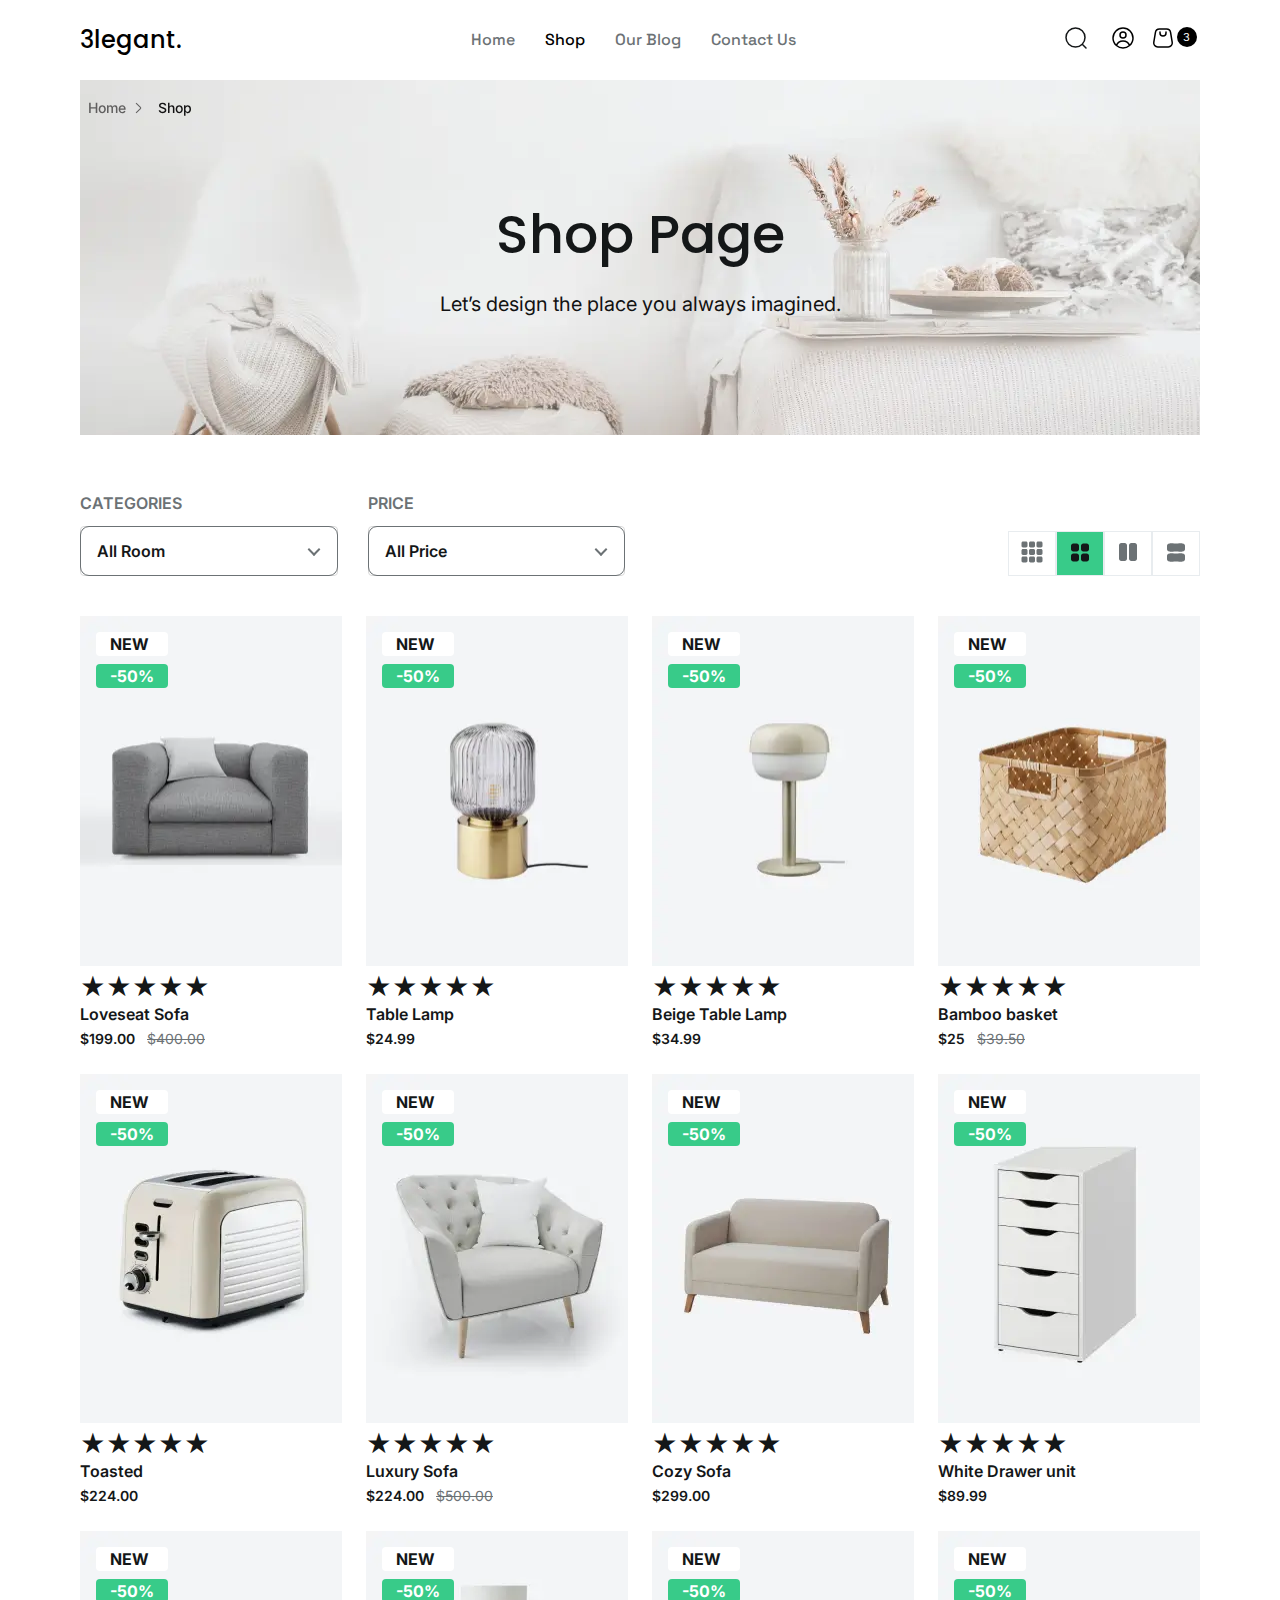
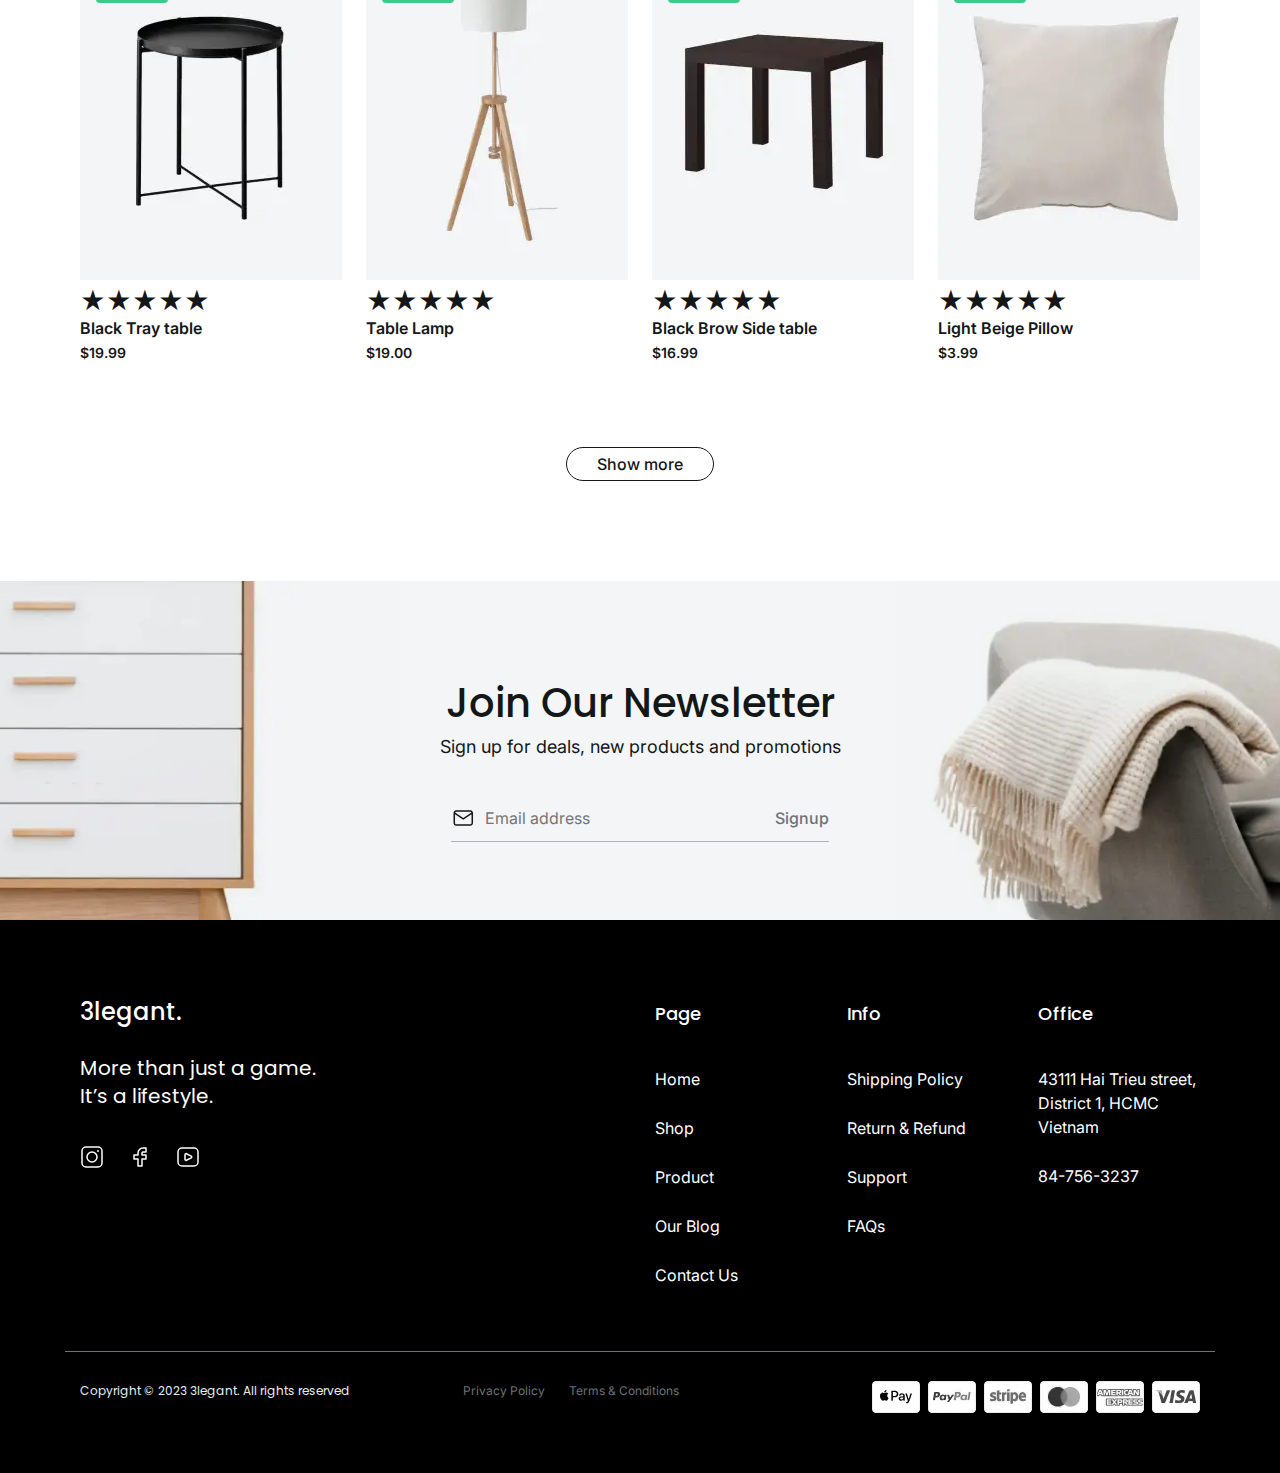
<file: shop.html>
<!DOCTYPE html>
<html lang="en">

<head>
	<title>3legant</title>
	<meta charset="UTF-8">
	<meta name="format-detection" content="telephone=no">
	<!-- <style>body{opacity: 0;}</style> -->
	<link rel="stylesheet" href="css/style.min.css?_v=20240107195727">
	<link rel="shortcut icon" href="favicon.ico">
	<!-- <meta name="robots" content="noindex, nofollow"> -->
	<meta name="viewport" content="width=device-width, initial-scale=1.0">
</head>

<body>
	<div class="wrapper">
		<header class="header">
			<div class="header__container">
				<div class="header__menu menu">
					<div class="menu__box">
						<div class="menu__icon">
							<span></span>
						</div>
						<a href="./index.html" class="menu__logo">3legant.</a>
					</div>
					<nav class="menu__body">
						<ul class="menu__list">
							<form class="menu__form" action="#">
								<button type="submit" class="form__button_s">
									<svg xmlns="http://www.w3.org/2000/svg" width="24" height="24" viewBox="0 0 24 24" fill="none">
										<path d="M18.5 18.5L22 22M21 11.5C21 6.25329 16.7467 2 11.5 2C6.25329 2 2 6.25329 2 11.5C2 16.7467 6.25329 21 11.5 21C16.7467 21 21 16.7467 21 11.5Z" stroke="#141718" stroke-width="1.5" stroke-linecap="round" stroke-linejoin="round" />
									</svg>
								</button>
								<input class="menu__search" type="text" name="search" autocomplete="off" placeholder="Search">
							</form>
							<li><a href="./index.html" class="menu-link">Home</a></li>
							<li class="menu__item">
								<a href="./shop.html" class="menu-link">Shop</a>
							</li>
							<li class="menu__item">
								<a href="./blog.html" class="menu-link">Our Blog</a>
							</li>
							<li><a href="./contact.html" class="menu-link">Contact Us</a></li>
						</ul>
						<div class="menu__options options-menu">
							<div id="cart" class="options-menu__item">
								<p>Cart</p>
								<p>
									<svg xmlns="http://www.w3.org/2000/svg" width="24" height="24" viewBox="0 0 24 24" fill="none">
										<path d="M9 6L9 7C9 8.65685 10.3431 10 12 10C13.6569 10 15 8.65685 15 7V6" stroke="#141718" stroke-width="1.5" stroke-linecap="round" stroke-linejoin="round" />
										<path d="M15.6115 3H8.38848C6.43313 3 4.76436 4.41365 4.44291 6.3424L2.77624 16.3424C2.36988 18.7805 4.25006 21 6.72182 21H17.2781C19.7499 21 21.6301 18.7805 21.2237 16.3424L19.557 6.3424C19.2356 4.41365 17.5668 3 15.6115 3Z" stroke="#141718" stroke-width="1.5" stroke-linejoin="round" />
									</svg>
								</p>
							</div>
							<div class="options-menu__item">
								<p>Wishlist</p>
								<p>
									<svg xmlns="http://www.w3.org/2000/svg" width="24" height="25" viewBox="0 0 24 25" fill="none">
										<path fill-rule="evenodd" clip-rule="evenodd" d="M12.6924 7.58373C12.3055 7.95505 11.6945 7.95505 11.3076 7.58373L10.6152 6.91927C9.80477 6.14154 8.70994 5.66667 7.5 5.66667C5.01472 5.66667 3 7.68139 3 10.1667C3 12.5493 4.28979 14.5167 6.15176 16.1332C8.01532 17.7511 10.2434 18.8241 11.5746 19.3717C11.853 19.4862 12.147 19.4862 12.4254 19.3717C13.7566 18.8241 15.9847 17.7511 17.8482 16.1332C19.7102 14.5167 21 12.5493 21 10.1667C21 7.68139 18.9853 5.66667 16.5 5.66667C15.2901 5.66667 14.1952 6.14154 13.3848 6.91927L12.6924 7.58373ZM12 5.47624C10.8321 4.35548 9.24649 3.66667 7.5 3.66667C3.91015 3.66667 1 6.57682 1 10.1667C1 16.5349 7.97034 20.0517 10.8138 21.2214C11.5796 21.5364 12.4204 21.5364 13.1862 21.2214C16.0297 20.0517 23 16.5349 23 10.1667C23 6.57682 20.0899 3.66667 16.5 3.66667C14.7535 3.66667 13.1679 4.35548 12 5.47624Z" fill="#141718" />
									</svg>
								</p>
							</div>
							<button data-popup="#signIn" class="options-menu__button button">Sign In</button>
							<div class="options-menu__social">
								<a href="#">
									<svg xmlns="http://www.w3.org/2000/svg" width="24" height="24" viewBox="0 0 24 24" fill="none">
										<rect x="2" y="2" width="20" height="20" rx="4" stroke="#141718" stroke-width="1.5" />
										<circle cx="18" cy="6" r="1" fill="#141718" />
										<circle cx="12" cy="12" r="5" stroke="#141718" stroke-width="1.5" />
									</svg>
								</a>
								<a href="#">
									<svg xmlns="http://www.w3.org/2000/svg" width="24" height="24" viewBox="0 0 24 24" fill="none">
										<path d="M18 3H15C12.2386 3 10 5.23858 10 8V10H6V14H10V21H14V14H18V10H14V8C14 7.44772 14.4477 7 15 7H18V3Z" stroke="#141718" stroke-width="1.5" stroke-linecap="round" stroke-linejoin="round" />
									</svg>
								</a>
								<a href="#">
									<svg xmlns="http://www.w3.org/2000/svg" width="24" height="24" viewBox="0 0 24 24" fill="none">
										<rect x="2" y="3" width="20" height="18" rx="4" stroke="#141718" stroke-width="1.5" />
										<path d="M10.4472 8.72361L15.2111 11.1056C15.9482 11.4741 15.9482 12.5259 15.2111 12.8944L10.4472 15.2764C9.78231 15.6088 9 15.1253 9 14.382V9.61803C9 8.87465 9.78231 8.39116 10.4472 8.72361Z" stroke="#141718" stroke-width="1.5" stroke-linecap="round" />
									</svg>
								</a>
							</div>
						</div>
					</nav>
					<div class="menu__manage manage-menu">
						<div class="manage-menu__search" tabindex="0">
							<form action="#">
								<input type="search">
								<svg xmlns="http://www.w3.org/2000/svg" width="24" height="24" viewBox="0 0 24 24" fill="none">
									<path d="M18.5 18.5L22 22M21 11.5C21 6.25329 16.7467 2 11.5 2C6.25329 2 2 6.25329 2 11.5C2 16.7467 6.25329 21 11.5 21C16.7467 21 21 16.7467 21 11.5Z" stroke="#141718" stroke-width="1.5" stroke-linecap="round" stroke-linejoin="round" />
								</svg>
							</form>
						</div>
						<button data-popup="#signIn" class="manage-menu__profile">
							<svg xmlns="http://www.w3.org/2000/svg" width="24" height="24" viewBox="0 0 24 24" fill="none">
								<path d="M18.5588 19.5488C17.5654 16.8918 15.0036 15 12 15C8.99638 15 6.4346 16.8918 5.44117 19.5488M18.5588 19.5488C20.6672 17.7154 22 15.0134 22 12C22 6.47715 17.5228 2 12 2C6.47715 2 2 6.47715 2 12C2 15.0134 3.33285 17.7154 5.44117 19.5488M18.5588 19.5488C16.8031 21.0756 14.5095 22 12 22C9.49052 22 7.19694 21.0756 5.44117 19.5488M15 9C15 10.6569 13.6569 12 12 12C10.3431 12 9 10.6569 9 9C9 7.34315 10.3431 6 12 6C13.6569 6 15 7.34315 15 9Z" stroke="#141718" stroke-width="1.5" stroke-linejoin="round" />
							</svg>
						</button>
						<button class="manage-menu__cart">
							<svg xmlns="http://www.w3.org/2000/svg" width="24" height="24" viewBox="0 0 24 24" fill="none">
								<path d="M9 6L9 7C9 8.65685 10.3431 10 12 10C13.6569 10 15 8.65685 15 7V6" stroke="#141718" stroke-width="1.5" stroke-linecap="round" stroke-linejoin="round" />
								<path d="M15.6115 3H8.38851C6.43316 3 4.7644 4.41365 4.44294 6.3424L2.77627 16.3424C2.36992 18.7805 4.25009 21 6.72185 21H17.2782C19.7499 21 21.6301 18.7805 21.2237 16.3424L19.5571 6.3424C19.2356 4.41365 17.5669 3 15.6115 3Z" stroke="#141718" stroke-width="1.5" stroke-linejoin="round" />
							</svg>
						</button>
					</div>
				</div>
			</div>

			<div class="flyout">
				<div class="flyout__body">
					<div class="flyout__head">
						<p>Cart</p>
						<div class="close-flyout">
							<svg xmlns="http://www.w3.org/2000/svg" width="35" height="35" viewBox="0 0 24 24" fill="none">
								<path fill-rule="evenodd" clip-rule="evenodd" d="M5.29289 5.29289C5.68342 4.90237 6.31658 4.90237 6.70711 5.29289L12 10.5858L17.2929 5.29289C17.6834 4.90237 18.3166 4.90237 18.7071 5.29289C19.0976 5.68342 19.0976 6.31658 18.7071 6.70711L13.4142 12L18.7071 17.2929C19.0976 17.6834 19.0976 18.3166 18.7071 18.7071C18.3166 19.0976 17.6834 19.0976 17.2929 18.7071L12 13.4142L6.70711 18.7071C6.31658 19.0976 5.68342 19.0976 5.29289 18.7071C4.90237 18.3166 4.90237 17.6834 5.29289 17.2929L10.5858 12L5.29289 6.70711C4.90237 6.31658 4.90237 5.68342 5.29289 5.29289Z" fill="#6C7275" />
							</svg>
						</div>
					</div>

					<div class="flyout__cart">
						<div class="flyout__item">
							<div class="item-flyout__image">
								<picture><source srcset="img/flyout/01.webp" type="image/webp"><img src="img/flyout/01.jpg" alt="image"></picture>
							</div>
							<div class="item-flyout__content">
								<div class="item-flyout__name">Tray Table</div>
								<div class="item-flyout__color">Color: Black</div>

								<div class="item-flyout__counter counter">
									<div class="counter__minus" data-action="minus">
										<svg xmlns="http://www.w3.org/2000/svg" width="16" height="32" viewBox="0 0 16 16" fill="none">
											<path d="M3.22925 8H12.5626" stroke="#000" stroke-width="0.75" stroke-linecap="round" stroke-linejoin="round" />
										</svg>
									</div>
									<div class="counter__figure" data-counter>1</div>
									<div class="counter__plus" data-action="plus">
										<svg xmlns="http://www.w3.org/2000/svg" width="16" height="32" viewBox="0 0 16 16" fill="none">
											<path fill-rule="evenodd" clip-rule="evenodd" d="M8.375 3.33301C8.375 3.1259 8.20711 2.95801 8 2.95801C7.79289 2.95801 7.625 3.1259 7.625 3.33301V7.62469H3.33325C3.12615 7.62469 2.95825 7.79259 2.95825 7.99969C2.95825 8.2068 3.12615 8.37469 3.33325 8.37469H7.625V12.6663C7.625 12.8734 7.79289 13.0413 8 13.0413C8.20711 13.0413 8.375 12.8734 8.375 12.6663V8.37469H12.6666C12.8737 8.37469 13.0416 8.2068 13.0416 7.99969C13.0416 7.79259 12.8737 7.62469 12.6666 7.62469H8.375V3.33301Z" fill="#121212" />
										</svg>
									</div>
								</div>

							</div>
							<div class="item-flyout__price">
								<p>19.19$</p>
								<button class="delete-item">
									<svg xmlns="http://www.w3.org/2000/svg" width="24" height="24" viewBox="0 0 24 24" fill="none">
										<path fill-rule="evenodd" clip-rule="evenodd" d="M5.29289 5.29289C5.68342 4.90237 6.31658 4.90237 6.70711 5.29289L12 10.5858L17.2929 5.29289C17.6834 4.90237 18.3166 4.90237 18.7071 5.29289C19.0976 5.68342 19.0976 6.31658 18.7071 6.70711L13.4142 12L18.7071 17.2929C19.0976 17.6834 19.0976 18.3166 18.7071 18.7071C18.3166 19.0976 17.6834 19.0976 17.2929 18.7071L12 13.4142L6.70711 18.7071C6.31658 19.0976 5.68342 19.0976 5.29289 18.7071C4.90237 18.3166 4.90237 17.6834 5.29289 17.2929L10.5858 12L5.29289 6.70711C4.90237 6.31658 4.90237 5.68342 5.29289 5.29289Z" fill="#6C7275" />
									</svg>
								</button>
							</div>
						</div>
						<div class="flyout__item">
							<div class="item-flyout__image">
								<picture><source srcset="img/flyout/02.webp" type="image/webp"><img src="img/flyout/02.jpg" alt="image"></picture>
							</div>
							<div class="item-flyout__content">
								<div class="item-flyout__name">Tray Table</div>
								<div class="item-flyout__color">Color: Red</div>
								<div class="item-flyout__counter counter">
									<div class="counter__minus" data-action="minus">
										<svg xmlns="http://www.w3.org/2000/svg" width="16" height="32" viewBox="0 0 16 16" fill="none">
											<path d="M3.22925 8H12.5626" stroke="#000" stroke-width="0.75" stroke-linecap="round" stroke-linejoin="round" />
										</svg>
									</div>
									<div class="counter__figure" data-counter>1</div>
									<div class="counter__plus" data-action="plus">
										<svg xmlns="http://www.w3.org/2000/svg" width="16" height="32" viewBox="0 0 16 16" fill="none">
											<path fill-rule="evenodd" clip-rule="evenodd" d="M8.375 3.33301C8.375 3.1259 8.20711 2.95801 8 2.95801C7.79289 2.95801 7.625 3.1259 7.625 3.33301V7.62469H3.33325C3.12615 7.62469 2.95825 7.79259 2.95825 7.99969C2.95825 8.2068 3.12615 8.37469 3.33325 8.37469H7.625V12.6663C7.625 12.8734 7.79289 13.0413 8 13.0413C8.20711 13.0413 8.375 12.8734 8.375 12.6663V8.37469H12.6666C12.8737 8.37469 13.0416 8.2068 13.0416 7.99969C13.0416 7.79259 12.8737 7.62469 12.6666 7.62469H8.375V3.33301Z" fill="#121212" />
										</svg>
									</div>
								</div>
							</div>
							<div class="item-flyout__price">
								<p>19.19$</p>
								<button class="delete-item">
									<svg xmlns="http://www.w3.org/2000/svg" width="24" height="24" viewBox="0 0 24 24" fill="none">
										<path fill-rule="evenodd" clip-rule="evenodd" d="M5.29289 5.29289C5.68342 4.90237 6.31658 4.90237 6.70711 5.29289L12 10.5858L17.2929 5.29289C17.6834 4.90237 18.3166 4.90237 18.7071 5.29289C19.0976 5.68342 19.0976 6.31658 18.7071 6.70711L13.4142 12L18.7071 17.2929C19.0976 17.6834 19.0976 18.3166 18.7071 18.7071C18.3166 19.0976 17.6834 19.0976 17.2929 18.7071L12 13.4142L6.70711 18.7071C6.31658 19.0976 5.68342 19.0976 5.29289 18.7071C4.90237 18.3166 4.90237 17.6834 5.29289 17.2929L10.5858 12L5.29289 6.70711C4.90237 6.31658 4.90237 5.68342 5.29289 5.29289Z" fill="#6C7275" />
									</svg>
								</button>
							</div>
						</div>
						<div class="flyout__item">
							<div class="item-flyout__image">
								<picture><source srcset="img/flyout/03.webp" type="image/webp"><img src="img/flyout/03.jpg" alt="image"></picture>
							</div>
							<div class="item-flyout__content">
								<div class="item-flyout__name">Table lamp</div>
								<div class="item-flyout__color">Color: gold</div>
								<div class="item-flyout__counter counter">
									<div class="counter__minus" data-action="minus">
										<svg xmlns="http://www.w3.org/2000/svg" width="16" height="32" viewBox="0 0 16 16" fill="none">
											<path d="M3.22925 8H12.5626" stroke="#000" stroke-width="0.75" stroke-linecap="round" stroke-linejoin="round" />
										</svg>
									</div>
									<div class="counter__figure" data-counter>1</div>
									<div class="counter__plus" data-action="plus">
										<svg xmlns="http://www.w3.org/2000/svg" width="16" height="32" viewBox="0 0 16 16" fill="none">
											<path fill-rule="evenodd" clip-rule="evenodd" d="M8.375 3.33301C8.375 3.1259 8.20711 2.95801 8 2.95801C7.79289 2.95801 7.625 3.1259 7.625 3.33301V7.62469H3.33325C3.12615 7.62469 2.95825 7.79259 2.95825 7.99969C2.95825 8.2068 3.12615 8.37469 3.33325 8.37469H7.625V12.6663C7.625 12.8734 7.79289 13.0413 8 13.0413C8.20711 13.0413 8.375 12.8734 8.375 12.6663V8.37469H12.6666C12.8737 8.37469 13.0416 8.2068 13.0416 7.99969C13.0416 7.79259 12.8737 7.62469 12.6666 7.62469H8.375V3.33301Z" fill="#121212" />
										</svg>
									</div>
								</div>
							</div>
							<div class="item-flyout__price">
								<p>39.00$</p>
								<button class="delete-item">
									<svg xmlns="http://www.w3.org/2000/svg" width="24" height="24" viewBox="0 0 24 24" fill="none">
										<path fill-rule="evenodd" clip-rule="evenodd" d="M5.29289 5.29289C5.68342 4.90237 6.31658 4.90237 6.70711 5.29289L12 10.5858L17.2929 5.29289C17.6834 4.90237 18.3166 4.90237 18.7071 5.29289C19.0976 5.68342 19.0976 6.31658 18.7071 6.70711L13.4142 12L18.7071 17.2929C19.0976 17.6834 19.0976 18.3166 18.7071 18.7071C18.3166 19.0976 17.6834 19.0976 17.2929 18.7071L12 13.4142L6.70711 18.7071C6.31658 19.0976 5.68342 19.0976 5.29289 18.7071C4.90237 18.3166 4.90237 17.6834 5.29289 17.2929L10.5858 12L5.29289 6.70711C4.90237 6.31658 4.90237 5.68342 5.29289 5.29289Z" fill="#6C7275" />
									</svg>
								</button>
							</div>
						</div>
					</div>
					<div class="flyout__sum">
						<div class="sum__subtotal">
							<p>Subtotal</p>
							<p class="previous-price">77.38$</p>
						</div>
						<div class="sum__total">
							<p>Total</p>
							<p class="last-price">234.00$</p>
						</div>
						<button class="sum__button button">Checkout</button>
						<div class="sum__link"><a href="#">View Cart</a></div>
					</div>
				</div>
			</div>
			<div class="to-top" data-goto=".page" data-goto-top="80">
				<svg width="20" height="20" viewBox="0 0 20 20" fill="none" xmlns="http://www.w3.org/2000/svg">
					<path d="M9.99999 15.8333V4.16659" stroke="#6C7275" stroke-width="1.25" stroke-linecap="round" stroke-linejoin="round" />
					<path d="M15 9.16675L9.99999 4.16675" stroke="#6C7275" stroke-width="1.25" stroke-linecap="round" stroke-linejoin="round" />
					<path d="M5 9.16675L10 4.16675" stroke="#6C7275" stroke-width="1.25" stroke-linecap="round" stroke-linejoin="round" />
				</svg>
			</div>
		</header>

		<main class="page">
			<div class="shop__crumb crumb">
				<div class="crumb__container">
					<div class="crumb__body">
						<a href="./index.html">Home</a>
						<p>Shop</p>
					</div>
				</div>
			</div>
			<section class="shop-main">
				<div class="shop-main__container">
					<div class="shop-main__box">
						<div class="shop-main__content">
							<h1 class="shop-main__title">Shop Page</h1>
							<div class="shop-main__text">Let’s design the place you always imagined.</div>
						</div>
						<div data-change class="shop-main__image">
							<picture><source srcset="img/shop/main/01.webp" type="image/webp"><img src="img/shop/main/01.jpg" alt="image"></picture>
							<picture><source srcset="img/shop/main/011.webp" type="image/webp"><img src="img/shop/main/011.jpg" alt="image"></picture>
						</div>
					</div>
				</div>
			</section>
			<div class="shop-store store">
				<div class="store__filter filter-store">
					<div class="filter-store__container">
						<div class="filter-store__body">
							<div class="filter-store__item item-filter">
								<div class="item-filter__label">CATEGORIES</div>
								<select class="item-filter__select">
									<option>All Room</option>
									<option>Living Room</option>
									<option>Bedroom</option>
									<option>Dinning</option>
									<option>Outdoor</option>
									<option value="" selected>All Room</option>
								</select>
							</div>
							<div class="filter-store__item item-filter">
								<div class="item-filter__label">PRICE</div>
								<select class="item-filter__select">
									<option>All Price</option>
									<option>0$ - 10$</option>
									<option>10$ - 50$</option>
									<option>50$ - 100$</option>
									<option>More 100$</option>
									<option value="" selected>All Price</option>
								</select>
							</div>
							<div class="filter-store__view view">
								<div class="view__item">
									<svg xmlns="http://www.w3.org/2000/svg" width="24" height="24" viewBox="0 0 24 24" fill="none">
										<path d="M1.5 3C1.5 2.60218 1.65804 2.22064 1.93934 1.93934C2.22064 1.65804 2.60218 1.5 3 1.5H6C6.39782 1.5 6.77936 1.65804 7.06066 1.93934C7.34196 2.22064 7.5 2.60218 7.5 3V6C7.5 6.39782 7.34196 6.77936 7.06066 7.06066C6.77936 7.34196 6.39782 7.5 6 7.5H3C2.60218 7.5 2.22064 7.34196 1.93934 7.06066C1.65804 6.77936 1.5 6.39782 1.5 6V3ZM9 3C9 2.60218 9.15804 2.22064 9.43934 1.93934C9.72064 1.65804 10.1022 1.5 10.5 1.5H13.5C13.8978 1.5 14.2794 1.65804 14.5607 1.93934C14.842 2.22064 15 2.60218 15 3V6C15 6.39782 14.842 6.77936 14.5607 7.06066C14.2794 7.34196 13.8978 7.5 13.5 7.5H10.5C10.1022 7.5 9.72064 7.34196 9.43934 7.06066C9.15804 6.77936 9 6.39782 9 6V3ZM16.5 3C16.5 2.60218 16.658 2.22064 16.9393 1.93934C17.2206 1.65804 17.6022 1.5 18 1.5H21C21.3978 1.5 21.7794 1.65804 22.0607 1.93934C22.342 2.22064 22.5 2.60218 22.5 3V6C22.5 6.39782 22.342 6.77936 22.0607 7.06066C21.7794 7.34196 21.3978 7.5 21 7.5H18C17.6022 7.5 17.2206 7.34196 16.9393 7.06066C16.658 6.77936 16.5 6.39782 16.5 6V3ZM1.5 10.5C1.5 10.1022 1.65804 9.72064 1.93934 9.43934C2.22064 9.15804 2.60218 9 3 9H6C6.39782 9 6.77936 9.15804 7.06066 9.43934C7.34196 9.72064 7.5 10.1022 7.5 10.5V13.5C7.5 13.8978 7.34196 14.2794 7.06066 14.5607C6.77936 14.842 6.39782 15 6 15H3C2.60218 15 2.22064 14.842 1.93934 14.5607C1.65804 14.2794 1.5 13.8978 1.5 13.5V10.5ZM9 10.5C9 10.1022 9.15804 9.72064 9.43934 9.43934C9.72064 9.15804 10.1022 9 10.5 9H13.5C13.8978 9 14.2794 9.15804 14.5607 9.43934C14.842 9.72064 15 10.1022 15 10.5V13.5C15 13.8978 14.842 14.2794 14.5607 14.5607C14.2794 14.842 13.8978 15 13.5 15H10.5C10.1022 15 9.72064 14.842 9.43934 14.5607C9.15804 14.2794 9 13.8978 9 13.5V10.5ZM16.5 10.5C16.5 10.1022 16.658 9.72064 16.9393 9.43934C17.2206 9.15804 17.6022 9 18 9H21C21.3978 9 21.7794 9.15804 22.0607 9.43934C22.342 9.72064 22.5 10.1022 22.5 10.5V13.5C22.5 13.8978 22.342 14.2794 22.0607 14.5607C21.7794 14.842 21.3978 15 21 15H18C17.6022 15 17.2206 14.842 16.9393 14.5607C16.658 14.2794 16.5 13.8978 16.5 13.5V10.5ZM1.5 18C1.5 17.6022 1.65804 17.2206 1.93934 16.9393C2.22064 16.658 2.60218 16.5 3 16.5H6C6.39782 16.5 6.77936 16.658 7.06066 16.9393C7.34196 17.2206 7.5 17.6022 7.5 18V21C7.5 21.3978 7.34196 21.7794 7.06066 22.0607C6.77936 22.342 6.39782 22.5 6 22.5H3C2.60218 22.5 2.22064 22.342 1.93934 22.0607C1.65804 21.7794 1.5 21.3978 1.5 21V18ZM9 18C9 17.6022 9.15804 17.2206 9.43934 16.9393C9.72064 16.658 10.1022 16.5 10.5 16.5H13.5C13.8978 16.5 14.2794 16.658 14.5607 16.9393C14.842 17.2206 15 17.6022 15 18V21C15 21.3978 14.842 21.7794 14.5607 22.0607C14.2794 22.342 13.8978 22.5 13.5 22.5H10.5C10.1022 22.5 9.72064 22.342 9.43934 22.0607C9.15804 21.7794 9 21.3978 9 21V18ZM16.5 18C16.5 17.6022 16.658 17.2206 16.9393 16.9393C17.2206 16.658 17.6022 16.5 18 16.5H21C21.3978 16.5 21.7794 16.658 22.0607 16.9393C22.342 17.2206 22.5 17.6022 22.5 18V21C22.5 21.3978 22.342 21.7794 22.0607 22.0607C21.7794 22.342 21.3978 22.5 21 22.5H18C17.6022 22.5 17.2206 22.342 16.9393 22.0607C16.658 21.7794 16.5 21.3978 16.5 21V18Z" fill="#6C7275" />
									</svg>
								</div>
								<div class="view__item _active">
									<svg xmlns="http://www.w3.org/2000/svg" width="24" height="25" viewBox="0 0 24 25" fill="none">
										<path d="M8.75 13.5C9.34674 13.5 9.91903 13.7371 10.341 14.159C10.7629 14.581 11 15.1533 11 15.75V19.25C11 19.8467 10.7629 20.419 10.341 20.841C9.91903 21.2629 9.34674 21.5 8.75 21.5H5.25C4.65326 21.5 4.08097 21.2629 3.65901 20.841C3.23705 20.419 3 19.8467 3 19.25V15.75C3 15.1533 3.23705 14.581 3.65901 14.159C4.08097 13.7371 4.65326 13.5 5.25 13.5H8.75ZM18.75 13.5C19.3467 13.5 19.919 13.7371 20.341 14.159C20.7629 14.581 21 15.1533 21 15.75V19.25C21 19.8467 20.7629 20.419 20.341 20.841C19.919 21.2629 19.3467 21.5 18.75 21.5H15.25C14.6533 21.5 14.081 21.2629 13.659 20.841C13.2371 20.419 13 19.8467 13 19.25V15.75C13 15.1533 13.2371 14.581 13.659 14.159C14.081 13.7371 14.6533 13.5 15.25 13.5H18.75ZM8.75 3.5C9.34674 3.5 9.91903 3.73705 10.341 4.15901C10.7629 4.58097 11 5.15326 11 5.75V9.25C11 9.84674 10.7629 10.419 10.341 10.841C9.91903 11.2629 9.34674 11.5 8.75 11.5H5.25C4.65326 11.5 4.08097 11.2629 3.65901 10.841C3.23705 10.419 3 9.84674 3 9.25V5.75C3 5.15326 3.23705 4.58097 3.65901 4.15901C4.08097 3.73705 4.65326 3.5 5.25 3.5H8.75ZM18.75 3.5C19.3467 3.5 19.919 3.73705 20.341 4.15901C20.7629 4.58097 21 5.15326 21 5.75V9.25C21 9.84674 20.7629 10.419 20.341 10.841C19.919 11.2629 19.3467 11.5 18.75 11.5H15.25C14.6533 11.5 14.081 11.2629 13.659 10.841C13.2371 10.419 13 9.84674 13 9.25V5.75C13 5.15326 13.2371 4.58097 13.659 4.15901C14.081 3.73705 14.6533 3.5 15.25 3.5H18.75Z" fill="#141718" />
									</svg>
								</div>
								<div class="view__item">
									<svg xmlns="http://www.w3.org/2000/svg" width="24" height="24" viewBox="0 0 24 24" fill="none">
										<path d="M8.75 13C9.34674 13 9.91903 13.2371 10.341 13.659C10.7629 14.081 11 14.6533 11 15.25V18.75C11 19.3467 10.7629 19.919 10.341 20.341C9.91903 20.7629 9.34674 21 8.75 21H5.25C4.65326 21 4.08097 20.7629 3.65901 20.341C3.23705 19.919 3 19.3467 3 18.75V15.25C3 14.6533 3.23705 14.081 3.65901 13.659C4.08097 13.2371 4.65326 13 5.25 13H8.75ZM18.75 13C19.3467 13 19.919 13.2371 20.341 13.659C20.7629 14.081 21 14.6533 21 15.25V18.75C21 19.3467 20.7629 19.919 20.341 20.341C19.919 20.7629 19.3467 21 18.75 21H15.25C14.6533 21 14.081 20.7629 13.659 20.341C13.2371 19.919 13 19.3467 13 18.75V15.25C13 14.6533 13.2371 14.081 13.659 13.659C14.081 13.2371 14.6533 13 15.25 13H18.75ZM8.75 3C9.34674 3 9.91903 3.23705 10.341 3.65901C10.7629 4.08097 11 4.65326 11 5.25V8.75C11 9.34674 10.7629 9.91903 10.341 10.341C9.91903 10.7629 9.34674 11 8.75 11H5.25C4.65326 11 4.08097 10.7629 3.65901 10.341C3.23705 9.91903 3 9.34674 3 8.75V5.25C3 4.65326 3.23705 4.08097 3.65901 3.65901C4.08097 3.23705 4.65326 3 5.25 3H8.75ZM18.75 3C19.3467 3 19.919 3.23705 20.341 3.65901C20.7629 4.08097 21 4.65326 21 5.25V8.75C21 9.34674 20.7629 9.91903 20.341 10.341C19.919 10.7629 19.3467 11 18.75 11H15.25C14.6533 11 14.081 10.7629 13.659 10.341C13.2371 9.91903 13 9.34674 13 8.75V5.25C13 4.65326 13.2371 4.08097 13.659 3.65901C14.081 3.23705 14.6533 3 15.25 3H18.75Z" fill="#6C7275" />
										<path d="M3 6H10.998V18H3V6Z" fill="#6C7275" />
										<path d="M13.002 6H21V18H13.002V6Z" fill="#6C7275" />
									</svg>
								</div>
								<div class="view__item">
									<svg xmlns="http://www.w3.org/2000/svg" width="24" height="25" viewBox="0 0 24 25" fill="none">
										<path d="M13 15.75C13 15.1533 13.2371 14.581 13.659 14.159C14.081 13.7371 14.6533 13.5 15.25 13.5L18.75 13.5C19.3467 13.5 19.919 13.7371 20.341 14.159C20.7629 14.581 21 15.1533 21 15.75L21 19.25C21 19.8467 20.7629 20.419 20.341 20.841C19.919 21.2629 19.3467 21.5 18.75 21.5L15.25 21.5C14.6533 21.5 14.081 21.2629 13.659 20.841C13.2371 20.419 13 19.8467 13 19.25L13 15.75ZM13 5.75C13 5.15326 13.2371 4.58097 13.659 4.15901C14.081 3.73705 14.6533 3.5 15.25 3.5L18.75 3.5C19.3467 3.5 19.919 3.73705 20.341 4.15901C20.7629 4.58097 21 5.15326 21 5.75L21 9.25C21 9.84674 20.7629 10.419 20.341 10.841C19.919 11.2629 19.3467 11.5 18.75 11.5L15.25 11.5C14.6533 11.5 14.081 11.2629 13.659 10.841C13.2371 10.419 13 9.84674 13 9.25L13 5.75ZM3 15.75C3 15.1533 3.23705 14.581 3.65901 14.159C4.08097 13.7371 4.65326 13.5 5.25 13.5L8.75 13.5C9.34674 13.5 9.91903 13.7371 10.341 14.159C10.7629 14.581 11 15.1533 11 15.75L11 19.25C11 19.8467 10.7629 20.419 10.341 20.841C9.91903 21.2629 9.34674 21.5 8.75 21.5L5.25 21.5C4.65326 21.5 4.08097 21.2629 3.65901 20.841C3.23705 20.419 3 19.8467 3 19.25L3 15.75ZM3 5.75C3 5.15326 3.23705 4.58097 3.65901 4.15901C4.08097 3.73705 4.65326 3.5 5.25 3.5L8.75 3.5C9.34674 3.5 9.91903 3.73705 10.341 4.15901C10.7629 4.58097 11 5.15326 11 5.75L11 9.25C11 9.84674 10.7629 10.419 10.341 10.841C9.91903 11.2629 9.34674 11.5 8.75 11.5L5.25 11.5C4.65326 11.5 4.08097 11.2629 3.65901 10.841C3.23705 10.419 3 9.84674 3 9.25L3 5.75Z" fill="#6C7275" />
										<path d="M6 21.5L6 13.502L18 13.502L18 21.5L6 21.5Z" fill="#6C7275" />
										<path d="M6 11.498L6 3.5L18 3.5L18 11.498L6 11.498Z" fill="#6C7275" />
									</svg>
								</div>
							</div>
						</div>
					</div>
				</div>
				<div class="store__goods goods">
					<div data-showmore="items" class="goods__container">
						<ul data-showmore-content="3" class="goods__body">
							<li class="arrivals__item item-arrivals">
								<div class="item-arrivals__card card-arrivals-ibg">
									<div class="card-arrivals__box">
										<div class="card-arrivals__offer">
											<p>NEW</p>
											<p>-50%</p>
										</div>
										<button class="card-arrivals__like">
											<img src="img/arrivals/icon/like.svg" alt="like">
											<img src="img/arrivals/icon/like-check.svg" alt="like">
										</button>
									</div>
									<a href="./goods.html" class="card-arrivals__button button">Add to cart</a>
									<picture><source srcset="img/arrivals/01.webp" type="image/webp"><img src="img/arrivals/01.jpg" alt="image"></picture>
								</div>
								<div class="item-arrivals__description description-arrivals">
									<div class="description-arrivals__star">
										<div class="rating rating_set">
											<div class="rating__body">
												<div class="rating__active"></div>
												<div class="rating__items">
													<input type="radio" class="rating__item" value="1" name="rating">
													<input type="radio" class="rating__item" value="2" name="rating">
													<input type="radio" class="rating__item" value="3" name="rating">
													<input type="radio" class="rating__item" value="4" name="rating">
													<input type="radio" class="rating__item" value="5" name="rating">
												</div>
											</div>
											<div class="rating__value">0</div>
										</div>
									</div>
									<div class="description-arrivals__name">Loveseat Sofa</div>
									<div class="description-arrivals__price">
										<p>$199.00</p>
										<p>$400.00</p>
									</div>
								</div>
							</li>
							<li class="arrivals__item item-arrivals">
								<div class="item-arrivals__card card-arrivals-ibg">
									<div class="card-arrivals__box">
										<div class="card-arrivals__offer">
											<p>NEW</p>
											<p>-50%</p>
										</div>
										<button class="card-arrivals__like">
											<img src="img/arrivals/icon/like.svg" alt="like">
											<img src="img/arrivals/icon/like-check.svg" alt="like">
										</button>
									</div>
									<a href="./goods.html" class="card-arrivals__button button">Add to cart</a>
									<picture><source srcset="img/arrivals/02.webp" type="image/webp"><img src="img/arrivals/02.jpg" alt="image"></picture>
								</div>
								<div class="item-arrivals__description description-arrivals">
									<div class="description-arrivals__star">
										<div class="rating rating_set">
											<div class="rating__body">
												<div class="rating__active"></div>
												<div class="rating__items">
													<input type="radio" class="rating__item" value="1" name="rating">
													<input type="radio" class="rating__item" value="2" name="rating">
													<input type="radio" class="rating__item" value="3" name="rating">
													<input type="radio" class="rating__item" value="4" name="rating">
													<input type="radio" class="rating__item" value="5" name="rating">
												</div>
											</div>
											<div class="rating__value">0</div>
										</div>
									</div>
									<div class="description-arrivals__name">Table Lamp</div>
									<div class="description-arrivals__price">
										<p>$24.99</p>
									</div>
								</div>
							</li>
							<li class="arrivals__item item-arrivals">
								<div class="item-arrivals__card card-arrivals-ibg">
									<div class="card-arrivals__box">
										<div class="card-arrivals__offer">
											<p>NEW</p>
											<p>-50%</p>
										</div>
										<button class="card-arrivals__like">
											<img src="img/arrivals/icon/like.svg" alt="like">
											<img src="img/arrivals/icon/like-check.svg" alt="like">
										</button>
									</div>
									<a href="./goods.html" class="card-arrivals__button button">Add to cart</a>
									<picture><source srcset="img/arrivals/03.webp" type="image/webp"><img src="img/arrivals/03.jpg" alt="image"></picture>
								</div>
								<div class="item-arrivals__description description-arrivals">
									<div class="description-arrivals__star">
										<div class="rating rating_set">
											<div class="rating__body">
												<div class="rating__active"></div>
												<div class="rating__items">
													<input type="radio" class="rating__item" value="1" name="rating">
													<input type="radio" class="rating__item" value="2" name="rating">
													<input type="radio" class="rating__item" value="3" name="rating">
													<input type="radio" class="rating__item" value="4" name="rating">
													<input type="radio" class="rating__item" value="5" name="rating">
												</div>
											</div>
											<div class="rating__value">0</div>
										</div>
									</div>
									<div class="description-arrivals__name">Beige Table Lamp</div>
									<div class="description-arrivals__price">
										<p>$34.99</p>
									</div>
								</div>
							</li>
							<li class="arrivals__item item-arrivals">
								<div class="item-arrivals__card card-arrivals-ibg">
									<div class="card-arrivals__box">
										<div class="card-arrivals__offer">
											<p>NEW</p>
											<p>-50%</p>
										</div>
										<button class="card-arrivals__like">
											<img src="img/arrivals/icon/like.svg" alt="like">
											<img src="img/arrivals/icon/like-check.svg" alt="like">
										</button>
									</div>
									<a href="./goods.html" class="card-arrivals__button button">Add to cart</a>
									<picture><source srcset="img/arrivals/04.webp" type="image/webp"><img src="img/arrivals/04.jpg" alt="image"></picture>
								</div>
								<div class="item-arrivals__description description-arrivals">
									<div class="description-arrivals__star">
										<div class="rating rating_set">
											<div class="rating__body">
												<div class="rating__active"></div>
												<div class="rating__items">
													<input type="radio" class="rating__item" value="1" name="rating">
													<input type="radio" class="rating__item" value="2" name="rating">
													<input type="radio" class="rating__item" value="3" name="rating">
													<input type="radio" class="rating__item" value="4" name="rating">
													<input type="radio" class="rating__item" value="5" name="rating">
												</div>
											</div>
											<div class="rating__value">0</div>
										</div>
									</div>
									<div class="description-arrivals__name">Bamboo basket</div>
									<div class="description-arrivals__price">
										<p>$25</p>
										<p>$39.50</p>
									</div>
								</div>
							</li>
							<li class="arrivals__item item-arrivals">
								<div class="item-arrivals__card card-arrivals-ibg">
									<div class="card-arrivals__box">
										<div class="card-arrivals__offer">
											<p>NEW</p>
											<p>-50%</p>
										</div>
										<button class="card-arrivals__like">
											<img src="img/arrivals/icon/like.svg" alt="like">
											<img src="img/arrivals/icon/like-check.svg" alt="like">
										</button>
									</div>
									<a href="./goods.html" class="card-arrivals__button button">Add to cart</a>
									<picture><source srcset="img/arrivals/05.webp" type="image/webp"><img src="img/arrivals/05.jpg" alt="image"></picture>
								</div>
								<div class="item-arrivals__description description-arrivals">
									<div class="description-arrivals__star">
										<div class="rating rating_set">
											<div class="rating__body">
												<div class="rating__active"></div>
												<div class="rating__items">
													<input type="radio" class="rating__item" value="1" name="rating">
													<input type="radio" class="rating__item" value="2" name="rating">
													<input type="radio" class="rating__item" value="3" name="rating">
													<input type="radio" class="rating__item" value="4" name="rating">
													<input type="radio" class="rating__item" value="5" name="rating">
												</div>
											</div>
											<div class="rating__value">0</div>
										</div>
									</div>
									<div class="description-arrivals__name">Toasted</div>
									<div class="description-arrivals__price">
										<p>$224.00</p>
									</div>
								</div>
							</li>
							<li class="arrivals__item item-arrivals">
								<div class="item-arrivals__card card-arrivals-ibg">
									<div class="card-arrivals__box">
										<div class="card-arrivals__offer">
											<p>NEW</p>
											<p>-50%</p>
										</div>
										<button class="card-arrivals__like">
											<img src="img/arrivals/icon/like.svg" alt="like">
											<img src="img/arrivals/icon/like-check.svg" alt="like">
										</button>
									</div>
									<a href="./goods.html" class="card-arrivals__button button">Add to cart</a>
									<picture><source srcset="img/arrivals/06.webp" type="image/webp"><img src="img/arrivals/06.jpg" alt="image"></picture>
								</div>
								<div class="item-arrivals__description description-arrivals">
									<div class="description-arrivals__star">
										<div class="rating rating_set">
											<div class="rating__body">
												<div class="rating__active"></div>
												<div class="rating__items">
													<input type="radio" class="rating__item" value="1" name="rating">
													<input type="radio" class="rating__item" value="2" name="rating">
													<input type="radio" class="rating__item" value="3" name="rating">
													<input type="radio" class="rating__item" value="4" name="rating">
													<input type="radio" class="rating__item" value="5" name="rating">
												</div>
											</div>
											<div class="rating__value">0</div>
										</div>
									</div>
									<div class="description-arrivals__name">Luxury Sofa</div>
									<div class="description-arrivals__price">
										<p>$224.00</p>
										<p>$500.00</p>
									</div>
								</div>
							</li>
							<li class="arrivals__item item-arrivals">
								<div class="item-arrivals__card card-arrivals-ibg">
									<div class="card-arrivals__box">
										<div class="card-arrivals__offer">
											<p>NEW</p>
											<p>-50%</p>
										</div>
										<button class="card-arrivals__like">
											<img src="img/arrivals/icon/like.svg" alt="like">
											<img src="img/arrivals/icon/like-check.svg" alt="like">
										</button>
									</div>
									<a href="./goods.html" class="card-arrivals__button button">Add to cart</a>
									<picture><source srcset="img/arrivals/07.webp" type="image/webp"><img src="img/arrivals/07.jpg" alt="image"></picture>
								</div>
								<div class="item-arrivals__description description-arrivals">
									<div class="description-arrivals__star">
										<div class="rating rating_set">
											<div class="rating__body">
												<div class="rating__active"></div>
												<div class="rating__items">
													<input type="radio" class="rating__item" value="1" name="rating">
													<input type="radio" class="rating__item" value="2" name="rating">
													<input type="radio" class="rating__item" value="3" name="rating">
													<input type="radio" class="rating__item" value="4" name="rating">
													<input type="radio" class="rating__item" value="5" name="rating">
												</div>
											</div>
											<div class="rating__value">0</div>
										</div>
									</div>
									<div class="description-arrivals__name">Cozy Sofa</div>
									<div class="description-arrivals__price">
										<p>$299.00</p>
									</div>
								</div>
							</li>
							<li class="arrivals__item item-arrivals">
								<div class="item-arrivals__card card-arrivals-ibg">
									<div class="card-arrivals__box">
										<div class="card-arrivals__offer">
											<p>NEW</p>
											<p>-50%</p>
										</div>
										<button class="card-arrivals__like">
											<img src="img/arrivals/icon/like.svg" alt="like">
											<img src="img/arrivals/icon/like-check.svg" alt="like">
										</button>
									</div>
									<a href="./goods.html" class="card-arrivals__button button">Add to cart</a>
									<picture><source srcset="img/arrivals/08.webp" type="image/webp"><img src="img/arrivals/08.jpg" alt="image"></picture>
								</div>
								<div class="item-arrivals__description description-arrivals">
									<div class="description-arrivals__star">
										<div class="rating rating_set">
											<div class="rating__body">
												<div class="rating__active"></div>
												<div class="rating__items">
													<input type="radio" class="rating__item" value="1" name="rating">
													<input type="radio" class="rating__item" value="2" name="rating">
													<input type="radio" class="rating__item" value="3" name="rating">
													<input type="radio" class="rating__item" value="4" name="rating">
													<input type="radio" class="rating__item" value="5" name="rating">
												</div>
											</div>
											<div class="rating__value">0</div>
										</div>
									</div>
									<div class="description-arrivals__name">White Drawer unit</div>
									<div class="description-arrivals__price">
										<p>$89.99</p>
									</div>
								</div>
							</li>
							<li class="arrivals__item item-arrivals">
								<div class="item-arrivals__card card-arrivals-ibg">
									<div class="card-arrivals__box">
										<div class="card-arrivals__offer">
											<p>NEW</p>
											<p>-50%</p>
										</div>
										<button class="card-arrivals__like">
											<img src="img/arrivals/icon/like.svg" alt="like">
											<img src="img/arrivals/icon/like-check.svg" alt="like">
										</button>
									</div>
									<a href="./goods.html" class="card-arrivals__button button">Add to cart</a>
									<picture><source srcset="img/arrivals/09.webp" type="image/webp"><img src="img/arrivals/09.jpg" alt="image"></picture>
								</div>
								<div class="item-arrivals__description description-arrivals">
									<div class="description-arrivals__star">
										<div class="rating rating_set">
											<div class="rating__body">
												<div class="rating__active"></div>
												<div class="rating__items">
													<input type="radio" class="rating__item" value="1" name="rating">
													<input type="radio" class="rating__item" value="2" name="rating">
													<input type="radio" class="rating__item" value="3" name="rating">
													<input type="radio" class="rating__item" value="4" name="rating">
													<input type="radio" class="rating__item" value="5" name="rating">
												</div>
											</div>
											<div class="rating__value">0</div>
										</div>
									</div>
									<div class="description-arrivals__name">Black Tray table</div>
									<div class="description-arrivals__price">
										<p>$19.99</p>
									</div>
								</div>
							</li>
							<li class="arrivals__item item-arrivals">
								<div class="item-arrivals__card card-arrivals-ibg">
									<div class="card-arrivals__box">
										<div class="card-arrivals__offer">
											<p>NEW</p>
											<p>-50%</p>
										</div>
										<button class="card-arrivals__like">
											<img src="img/arrivals/icon/like.svg" alt="like">
											<img src="img/arrivals/icon/like-check.svg" alt="like">
										</button>
									</div>
									<a href="./goods.html" class="card-arrivals__button button">Add to cart</a>
									<picture><source srcset="img/arrivals/10.webp" type="image/webp"><img src="img/arrivals/10.jpg" alt="image"></picture>
								</div>
								<div class="item-arrivals__description description-arrivals">
									<div class="description-arrivals__star">
										<div class="rating rating_set">
											<div class="rating__body">
												<div class="rating__active"></div>
												<div class="rating__items">
													<input type="radio" class="rating__item" value="1" name="rating">
													<input type="radio" class="rating__item" value="2" name="rating">
													<input type="radio" class="rating__item" value="3" name="rating">
													<input type="radio" class="rating__item" value="4" name="rating">
													<input type="radio" class="rating__item" value="5" name="rating">
												</div>
											</div>
											<div class="rating__value">0</div>
										</div>
									</div>
									<div class="description-arrivals__name">Table Lamp</div>
									<div class="description-arrivals__price">
										<p>$19.00</p>
									</div>
								</div>
							</li>
							<li class="arrivals__item item-arrivals">
								<div class="item-arrivals__card card-arrivals-ibg">
									<div class="card-arrivals__box">
										<div class="card-arrivals__offer">
											<p>NEW</p>
											<p>-50%</p>
										</div>
										<button class="card-arrivals__like">
											<img src="img/arrivals/icon/like.svg" alt="like">
											<img src="img/arrivals/icon/like-check.svg" alt="like">
										</button>
									</div>
									<a href="./goods.html" class="card-arrivals__button button">Add to cart</a>
									<picture><source srcset="img/arrivals/11.webp" type="image/webp"><img src="img/arrivals/11.jpg" alt="image"></picture>
								</div>
								<div class="item-arrivals__description description-arrivals">
									<div class="description-arrivals__star">
										<div class="rating rating_set">
											<div class="rating__body">
												<div class="rating__active"></div>
												<div class="rating__items">
													<input type="radio" class="rating__item" value="1" name="rating">
													<input type="radio" class="rating__item" value="2" name="rating">
													<input type="radio" class="rating__item" value="3" name="rating">
													<input type="radio" class="rating__item" value="4" name="rating">
													<input type="radio" class="rating__item" value="5" name="rating">
												</div>
											</div>
											<div class="rating__value">0</div>
										</div>
									</div>
									<div class="description-arrivals__name">Black Brow Side table</div>
									<div class="description-arrivals__price">
										<p>$16.99</p>
									</div>
								</div>
							</li>
							<li class="arrivals__item item-arrivals">
								<div class="item-arrivals__card card-arrivals-ibg">
									<div class="card-arrivals__box">
										<div class="card-arrivals__offer">
											<p>NEW</p>
											<p>-50%</p>
										</div>
										<button class="card-arrivals__like">
											<img src="img/arrivals/icon/like.svg" alt="like">
											<img src="img/arrivals/icon/like-check.svg" alt="like">
										</button>
									</div>
									<a href="./goods.html" class="card-arrivals__button button">Add to cart</a>
									<picture><source srcset="img/arrivals/12.webp" type="image/webp"><img src="img/arrivals/12.jpg" alt="image"></picture>
								</div>
								<div class="item-arrivals__description description-arrivals">
									<div class="description-arrivals__star">
										<div class="rating rating_set">
											<div class="rating__body">
												<div class="rating__active"></div>
												<div class="rating__items">
													<input type="radio" class="rating__item" value="1" name="rating">
													<input type="radio" class="rating__item" value="2" name="rating">
													<input type="radio" class="rating__item" value="3" name="rating">
													<input type="radio" class="rating__item" value="4" name="rating">
													<input type="radio" class="rating__item" value="5" name="rating">
												</div>
											</div>
											<div class="rating__value">0</div>
										</div>
									</div>
									<div class="description-arrivals__name">Light Beige Pillow</div>
									<div class="description-arrivals__price">
										<p>$3.99</p>
									</div>
								</div>
							</li>
							<li class="arrivals__item item-arrivals">
								<div class="item-arrivals__card card-arrivals-ibg">
									<div class="card-arrivals__box">
										<div class="card-arrivals__offer">
											<p>NEW</p>
											<p>-50%</p>
										</div>
										<button class="card-arrivals__like">
											<img src="img/arrivals/icon/like.svg" alt="like">
											<img src="img/arrivals/icon/like-check.svg" alt="like">
										</button>
									</div>
									<a href="./goods.html" class="card-arrivals__button button">Add to cart</a>
									<picture><source srcset="img/arrivals/01.webp" type="image/webp"><img src="img/arrivals/01.jpg" alt="image"></picture>
								</div>
								<div class="item-arrivals__description description-arrivals">
									<div class="description-arrivals__star">
										<div class="rating rating_set">
											<div class="rating__body">
												<div class="rating__active"></div>
												<div class="rating__items">
													<input type="radio" class="rating__item" value="1" name="rating">
													<input type="radio" class="rating__item" value="2" name="rating">
													<input type="radio" class="rating__item" value="3" name="rating">
													<input type="radio" class="rating__item" value="4" name="rating">
													<input type="radio" class="rating__item" value="5" name="rating">
												</div>
											</div>
											<div class="rating__value">0</div>
										</div>
									</div>
									<div class="description-arrivals__name">Loveseat Sofa</div>
									<div class="description-arrivals__price">
										<p>$199.00</p>
										<p>$400.00</p>
									</div>
								</div>
							</li>
							<li class="arrivals__item item-arrivals">
								<div class="item-arrivals__card card-arrivals-ibg">
									<div class="card-arrivals__box">
										<div class="card-arrivals__offer">
											<p>NEW</p>
											<p>-50%</p>
										</div>
										<button class="card-arrivals__like">
											<img src="img/arrivals/icon/like.svg" alt="like">
											<img src="img/arrivals/icon/like-check.svg" alt="like">
										</button>
									</div>
									<a href="./goods.html" class="card-arrivals__button button">Add to cart</a>
									<picture><source srcset="img/arrivals/02.webp" type="image/webp"><img src="img/arrivals/02.jpg" alt="image"></picture>
								</div>
								<div class="item-arrivals__description description-arrivals">
									<div class="description-arrivals__star">
										<div class="rating rating_set">
											<div class="rating__body">
												<div class="rating__active"></div>
												<div class="rating__items">
													<input type="radio" class="rating__item" value="1" name="rating">
													<input type="radio" class="rating__item" value="2" name="rating">
													<input type="radio" class="rating__item" value="3" name="rating">
													<input type="radio" class="rating__item" value="4" name="rating">
													<input type="radio" class="rating__item" value="5" name="rating">
												</div>
											</div>
											<div class="rating__value">0</div>
										</div>
									</div>
									<div class="description-arrivals__name">Table Lamp</div>
									<div class="description-arrivals__price">
										<p>$24.99</p>
									</div>
								</div>
							</li>
							<li class="arrivals__item item-arrivals">
								<div class="item-arrivals__card card-arrivals-ibg">
									<div class="card-arrivals__box">
										<div class="card-arrivals__offer">
											<p>NEW</p>
											<p>-50%</p>
										</div>
										<button class="card-arrivals__like">
											<img src="img/arrivals/icon/like.svg" alt="like">
											<img src="img/arrivals/icon/like-check.svg" alt="like">
										</button>
									</div>
									<a href="./goods.html" class="card-arrivals__button button">Add to cart</a>
									<picture><source srcset="img/arrivals/03.webp" type="image/webp"><img src="img/arrivals/03.jpg" alt="image"></picture>
								</div>
								<div class="item-arrivals__description description-arrivals">
									<div class="description-arrivals__star">
										<div class="rating rating_set">
											<div class="rating__body">
												<div class="rating__active"></div>
												<div class="rating__items">
													<input type="radio" class="rating__item" value="1" name="rating">
													<input type="radio" class="rating__item" value="2" name="rating">
													<input type="radio" class="rating__item" value="3" name="rating">
													<input type="radio" class="rating__item" value="4" name="rating">
													<input type="radio" class="rating__item" value="5" name="rating">
												</div>
											</div>
											<div class="rating__value">0</div>
										</div>
									</div>
									<div class="description-arrivals__name">Beige Table Lamp</div>
									<div class="description-arrivals__price">
										<p>$34.99</p>
									</div>
								</div>
							</li>
							<li class="arrivals__item item-arrivals">
								<div class="item-arrivals__card card-arrivals-ibg">
									<div class="card-arrivals__box">
										<div class="card-arrivals__offer">
											<p>NEW</p>
											<p>-50%</p>
										</div>
										<button class="card-arrivals__like">
											<img src="img/arrivals/icon/like.svg" alt="like">
											<img src="img/arrivals/icon/like-check.svg" alt="like">
										</button>
									</div>
									<a href="./goods.html" class="card-arrivals__button button">Add to cart</a>
									<picture><source srcset="img/arrivals/04.webp" type="image/webp"><img src="img/arrivals/04.jpg" alt="image"></picture>
								</div>
								<div class="item-arrivals__description description-arrivals">
									<div class="description-arrivals__star">
										<div class="rating rating_set">
											<div class="rating__body">
												<div class="rating__active"></div>
												<div class="rating__items">
													<input type="radio" class="rating__item" value="1" name="rating">
													<input type="radio" class="rating__item" value="2" name="rating">
													<input type="radio" class="rating__item" value="3" name="rating">
													<input type="radio" class="rating__item" value="4" name="rating">
													<input type="radio" class="rating__item" value="5" name="rating">
												</div>
											</div>
											<div class="rating__value">0</div>
										</div>
									</div>
									<div class="description-arrivals__name">Bamboo basket</div>
									<div class="description-arrivals__price">
										<p>$25</p>
										<p>$39.50</p>
									</div>
								</div>
							</li>
							<li class="arrivals__item item-arrivals">
								<div class="item-arrivals__card card-arrivals-ibg">
									<div class="card-arrivals__box">
										<div class="card-arrivals__offer">
											<p>NEW</p>
											<p>-50%</p>
										</div>
										<button class="card-arrivals__like">
											<img src="img/arrivals/icon/like.svg" alt="like">
											<img src="img/arrivals/icon/like-check.svg" alt="like">
										</button>
									</div>
									<a href="./goods.html" class="card-arrivals__button button">Add to cart</a>
									<picture><source srcset="img/arrivals/05.webp" type="image/webp"><img src="img/arrivals/05.jpg" alt="image"></picture>
								</div>
								<div class="item-arrivals__description description-arrivals">
									<div class="description-arrivals__star">
										<div class="rating rating_set">
											<div class="rating__body">
												<div class="rating__active"></div>
												<div class="rating__items">
													<input type="radio" class="rating__item" value="1" name="rating">
													<input type="radio" class="rating__item" value="2" name="rating">
													<input type="radio" class="rating__item" value="3" name="rating">
													<input type="radio" class="rating__item" value="4" name="rating">
													<input type="radio" class="rating__item" value="5" name="rating">
												</div>
											</div>
											<div class="rating__value">0</div>
										</div>
									</div>
									<div class="description-arrivals__name">Toasted</div>
									<div class="description-arrivals__price">
										<p>$224.00</p>
									</div>
								</div>
							</li>
							<li class="arrivals__item item-arrivals">
								<div class="item-arrivals__card card-arrivals-ibg">
									<div class="card-arrivals__box">
										<div class="card-arrivals__offer">
											<p>NEW</p>
											<p>-50%</p>
										</div>
										<button class="card-arrivals__like">
											<img src="img/arrivals/icon/like.svg" alt="like">
											<img src="img/arrivals/icon/like-check.svg" alt="like">
										</button>
									</div>
									<a href="./goods.html" class="card-arrivals__button button">Add to cart</a>
									<picture><source srcset="img/arrivals/06.webp" type="image/webp"><img src="img/arrivals/06.jpg" alt="image"></picture>
								</div>
								<div class="item-arrivals__description description-arrivals">
									<div class="description-arrivals__star">
										<div class="rating rating_set">
											<div class="rating__body">
												<div class="rating__active"></div>
												<div class="rating__items">
													<input type="radio" class="rating__item" value="1" name="rating">
													<input type="radio" class="rating__item" value="2" name="rating">
													<input type="radio" class="rating__item" value="3" name="rating">
													<input type="radio" class="rating__item" value="4" name="rating">
													<input type="radio" class="rating__item" value="5" name="rating">
												</div>
											</div>
											<div class="rating__value">0</div>
										</div>
									</div>
									<div class="description-arrivals__name">Luxury Sofa</div>
									<div class="description-arrivals__price">
										<p>$224.00</p>
										<p>$500.00</p>
									</div>
								</div>
							</li>
							<li class="arrivals__item item-arrivals">
								<div class="item-arrivals__card card-arrivals-ibg">
									<div class="card-arrivals__box">
										<div class="card-arrivals__offer">
											<p>NEW</p>
											<p>-50%</p>
										</div>
										<button class="card-arrivals__like">
											<img src="img/arrivals/icon/like.svg" alt="like">
											<img src="img/arrivals/icon/like-check.svg" alt="like">
										</button>
									</div>
									<a href="./goods.html" class="card-arrivals__button button">Add to cart</a>
									<picture><source srcset="img/arrivals/07.webp" type="image/webp"><img src="img/arrivals/07.jpg" alt="image"></picture>
								</div>
								<div class="item-arrivals__description description-arrivals">
									<div class="description-arrivals__star">
										<div class="rating rating_set">
											<div class="rating__body">
												<div class="rating__active"></div>
												<div class="rating__items">
													<input type="radio" class="rating__item" value="1" name="rating">
													<input type="radio" class="rating__item" value="2" name="rating">
													<input type="radio" class="rating__item" value="3" name="rating">
													<input type="radio" class="rating__item" value="4" name="rating">
													<input type="radio" class="rating__item" value="5" name="rating">
												</div>
											</div>
											<div class="rating__value">0</div>
										</div>
									</div>
									<div class="description-arrivals__name">Cozy Sofa</div>
									<div class="description-arrivals__price">
										<p>$299.00</p>
									</div>
								</div>
							</li>
							<li class="arrivals__item item-arrivals">
								<div class="item-arrivals__card card-arrivals-ibg">
									<div class="card-arrivals__box">
										<div class="card-arrivals__offer">
											<p>NEW</p>
											<p>-50%</p>
										</div>
										<button class="card-arrivals__like">
											<img src="img/arrivals/icon/like.svg" alt="like">
											<img src="img/arrivals/icon/like-check.svg" alt="like">
										</button>
									</div>
									<a href="./goods.html" class="card-arrivals__button button">Add to cart</a>
									<picture><source srcset="img/arrivals/08.webp" type="image/webp"><img src="img/arrivals/08.jpg" alt="image"></picture>
								</div>
								<div class="item-arrivals__description description-arrivals">
									<div class="description-arrivals__star">
										<div class="rating rating_set">
											<div class="rating__body">
												<div class="rating__active"></div>
												<div class="rating__items">
													<input type="radio" class="rating__item" value="1" name="rating">
													<input type="radio" class="rating__item" value="2" name="rating">
													<input type="radio" class="rating__item" value="3" name="rating">
													<input type="radio" class="rating__item" value="4" name="rating">
													<input type="radio" class="rating__item" value="5" name="rating">
												</div>
											</div>
											<div class="rating__value">0</div>
										</div>
									</div>
									<div class="description-arrivals__name">White Drawer unit</div>
									<div class="description-arrivals__price">
										<p>$89.99</p>
									</div>
								</div>
							</li>
							<li class="arrivals__item item-arrivals">
								<div class="item-arrivals__card card-arrivals-ibg">
									<div class="card-arrivals__box">
										<div class="card-arrivals__offer">
											<p>NEW</p>
											<p>-50%</p>
										</div>
										<button class="card-arrivals__like">
											<img src="img/arrivals/icon/like.svg" alt="like">
											<img src="img/arrivals/icon/like-check.svg" alt="like">
										</button>
									</div>
									<a href="./goods.html" class="card-arrivals__button button">Add to cart</a>
									<picture><source srcset="img/arrivals/09.webp" type="image/webp"><img src="img/arrivals/09.jpg" alt="image"></picture>
								</div>
								<div class="item-arrivals__description description-arrivals">
									<div class="description-arrivals__star">
										<div class="rating rating_set">
											<div class="rating__body">
												<div class="rating__active"></div>
												<div class="rating__items">
													<input type="radio" class="rating__item" value="1" name="rating">
													<input type="radio" class="rating__item" value="2" name="rating">
													<input type="radio" class="rating__item" value="3" name="rating">
													<input type="radio" class="rating__item" value="4" name="rating">
													<input type="radio" class="rating__item" value="5" name="rating">
												</div>
											</div>
											<div class="rating__value">0</div>
										</div>
									</div>
									<div class="description-arrivals__name">Black Tray table</div>
									<div class="description-arrivals__price">
										<p>$19.99</p>
									</div>
								</div>
							</li>
							<li class="arrivals__item item-arrivals">
								<div class="item-arrivals__card card-arrivals-ibg">
									<div class="card-arrivals__box">
										<div class="card-arrivals__offer">
											<p>NEW</p>
											<p>-50%</p>
										</div>
										<button class="card-arrivals__like">
											<img src="img/arrivals/icon/like.svg" alt="like">
											<img src="img/arrivals/icon/like-check.svg" alt="like">
										</button>
									</div>
									<a href="./goods.html" class="card-arrivals__button button">Add to cart</a>
									<picture><source srcset="img/arrivals/10.webp" type="image/webp"><img src="img/arrivals/10.jpg" alt="image"></picture>
								</div>
								<div class="item-arrivals__description description-arrivals">
									<div class="description-arrivals__star">
										<div class="rating rating_set">
											<div class="rating__body">
												<div class="rating__active"></div>
												<div class="rating__items">
													<input type="radio" class="rating__item" value="1" name="rating">
													<input type="radio" class="rating__item" value="2" name="rating">
													<input type="radio" class="rating__item" value="3" name="rating">
													<input type="radio" class="rating__item" value="4" name="rating">
													<input type="radio" class="rating__item" value="5" name="rating">
												</div>
											</div>
											<div class="rating__value">0</div>
										</div>
									</div>
									<div class="description-arrivals__name">Table Lamp</div>
									<div class="description-arrivals__price">
										<p>$19.00</p>
									</div>
								</div>
							</li>
							<li class="arrivals__item item-arrivals">
								<div class="item-arrivals__card card-arrivals-ibg">
									<div class="card-arrivals__box">
										<div class="card-arrivals__offer">
											<p>NEW</p>
											<p>-50%</p>
										</div>
										<button class="card-arrivals__like">
											<img src="img/arrivals/icon/like.svg" alt="like">
											<img src="img/arrivals/icon/like-check.svg" alt="like">
										</button>
									</div>
									<a href="./goods.html" class="card-arrivals__button button">Add to cart</a>
									<picture><source srcset="img/arrivals/11.webp" type="image/webp"><img src="img/arrivals/11.jpg" alt="image"></picture>
								</div>
								<div class="item-arrivals__description description-arrivals">
									<div class="description-arrivals__star">
										<div class="rating rating_set">
											<div class="rating__body">
												<div class="rating__active"></div>
												<div class="rating__items">
													<input type="radio" class="rating__item" value="1" name="rating">
													<input type="radio" class="rating__item" value="2" name="rating">
													<input type="radio" class="rating__item" value="3" name="rating">
													<input type="radio" class="rating__item" value="4" name="rating">
													<input type="radio" class="rating__item" value="5" name="rating">
												</div>
											</div>
											<div class="rating__value">0</div>
										</div>
									</div>
									<div class="description-arrivals__name">Black Brow Side table</div>
									<div class="description-arrivals__price">
										<p>$16.99</p>
									</div>
								</div>
							</li>
							<li class="arrivals__item item-arrivals">
								<div class="item-arrivals__card card-arrivals-ibg">
									<div class="card-arrivals__box">
										<div class="card-arrivals__offer">
											<p>NEW</p>
											<p>-50%</p>
										</div>
										<button class="card-arrivals__like">
											<img src="img/arrivals/icon/like.svg" alt="like">
											<img src="img/arrivals/icon/like-check.svg" alt="like">
										</button>
									</div>
									<a href="./goods.html" class="card-arrivals__button button">Add to cart</a>
									<picture><source srcset="img/arrivals/12.webp" type="image/webp"><img src="img/arrivals/12.jpg" alt="image"></picture>
								</div>
								<div class="item-arrivals__description description-arrivals">
									<div class="description-arrivals__star">
										<div class="rating rating_set">
											<div class="rating__body">
												<div class="rating__active"></div>
												<div class="rating__items">
													<input type="radio" class="rating__item" value="1" name="rating">
													<input type="radio" class="rating__item" value="2" name="rating">
													<input type="radio" class="rating__item" value="3" name="rating">
													<input type="radio" class="rating__item" value="4" name="rating">
													<input type="radio" class="rating__item" value="5" name="rating">
												</div>
											</div>
											<div class="rating__value">0</div>
										</div>
									</div>
									<div class="description-arrivals__name">Light Beige Pillow</div>
									<div class="description-arrivals__price">
										<p>$3.99</p>
									</div>
								</div>
							</li>
						</ul>
						<button hidden data-showmore-button type="button" class="block__more"><span>Show more</span><span>Hide</span></button>
					</div>
				</div>
			</div>
			<section class="newsletter">
				<div class="newsletter__container">
					<div class="newsletter__box">
						<h3 class="newsletter__title">Join Our Newsletter</h3>
						<div class="newsletter__text">Sign up for deals, new products and promotions</div>
						<form action="#" class="newsletter__form">
							<img src="img/newsletter/icons/email.svg" alt="icon">
							<input class="newsletter__input" type="email" placeholder="Email address" autocomplete="off" data-validate data-required="email" data-error="Введен не верный E-mail">
							<button class="newsletter__button" type="submit">Signup</button>
						</form>
					</div>
				</div>
				<picture><source srcset="img/newsletter/01.webp" type="image/webp"><img src="img/newsletter/01.jpg" alt="image"></picture>
			</section>
			<script>
				let menuList = document.querySelector('.menu__list')
				let itemHeaderMenu = menuList.querySelectorAll('li')
				itemHeaderMenu[1].classList.add('_active')
			</script>
		</main>
		<footer class="footer">
			<div class="footer__container">
				<nav class="footer-top top-footer" data-spollers="600,max">
					<div class="top-footer__column top-footer__column_big">
						<a href="#" class="top-footer__logo">3legant.</a>
						<div class="top-footer__quote">
							<p>More than just a game.</p>
							<p>It’s a lifestyle.</p>
						</div>
						<ul class="top-footer__social">
							<li>
								<a href="#">
									<svg xmlns="http://www.w3.org/2000/svg" width="24" height="24" viewBox="0 0 24 24" fill="none">
										<rect x="2" y="2" width="20" height="20" rx="4" stroke="#FEFEFE" stroke-width="1.5" />
										<circle cx="18" cy="6" r="1" fill="#FEFEFE" />
										<circle cx="12" cy="12" r="5" stroke="#FEFEFE" stroke-width="1.5" />
									</svg>
								</a>
							</li>
							<li>
								<a href="#">
									<svg xmlns="http://www.w3.org/2000/svg" width="24" height="24" viewBox="0 0 24 24" fill="none">
										<path d="M18 3H15C12.2386 3 10 5.23858 10 8V10H6V14H10V21H14V14H18V10H14V8C14 7.44772 14.4477 7 15 7H18V3Z" stroke="#FEFEFE" stroke-width="1.5" stroke-linecap="round" stroke-linejoin="round" />
									</svg>
								</a>
							</li>
							<li>
								<a href="#">
									<svg xmlns="http://www.w3.org/2000/svg" width="24" height="24" viewBox="0 0 24 24" fill="none">
										<rect x="2" y="3" width="20" height="18" rx="4" stroke="#FEFEFE" stroke-width="1.5" />
										<path d="M10.4472 8.72361L15.2111 11.1056C15.9482 11.4741 15.9482 12.5259 15.2111 12.8944L10.4472 15.2764C9.78231 15.6088 9 15.1253 9 14.382V9.61803C9 8.87465 9.78231 8.39116 10.4472 8.72361Z" stroke="#FEFEFE" stroke-width="1.5" stroke-linecap="round" />
									</svg>
								</a>
							</li>
						</ul>
					</div>
					<div class="top-footer__column">
						<div class="top-footer__title" data-spoller>Page</div>
						<ul class="top-footer__list">
							<li><a href="./index.html" class="top-footer__item">Home</a></li>
							<li><a href="./shop.html" class="top-footer__item">Shop</a></li>
							<li><a href="./goods.html" class="top-footer__item">Product</a></li>
							<li><a href="./blog.html" class="top-footer__item">Our Blog</a></li>
							<li><a href="./contact.html" class="top-footer__item">Contact Us</a></li>
						</ul>
					</div>
					<div class="top-footer__column">
						<div class="top-footer__title" data-spoller>Info</div>
						<ul class="top-footer__list">
							<li><a href="#" class="top-footer__item">Shipping Policy</a></li>
							<li><a href="#" class="top-footer__item">Return & Refund</a></li>
							<li><a href="#" class="top-footer__item">Support</a></li>
							<li><a href="#" class="top-footer__item">FAQs</a></li>
						</ul>
					</div>
					<div class="top-footer__column">
						<div class="top-footer__title" data-spoller>Office</div>
						<ul class="top-footer__list">
							<li>43111 Hai Trieu street, District 1, HCMC Vietnam</li>
							<li><a href="tel:847563237" class="top-footer__item">84-756-3237</a></li>
						</ul>
					</div>
				</nav>
				<div class="footer-bottom bottom-footer">
					<div class="bottom-footer__column">
						<p class="bottom-footer__copy">
							Copyright © 2023 3legant. All rights reserved
						</p>
					</div>
					<div class="bottom-footer__column">
						<a href="#">Privacy Policy</a>
						<a href="#">Terms & Conditions</a>
					</div>
					<div class="bottom-footer__column">
						<ul class="bottom-footer__list">
							<li>
								<a href="#" class="bottom-footer__link">
									<picture><source srcset="img/footer/01.webp" type="image/webp"><img src="img/footer/01.png" alt="payment methods"></picture>
								</a>
							</li>
							<li>
								<a href="#" class="bottom-footer__link">
									<picture><source srcset="img/footer/02.webp" type="image/webp"><img src="img/footer/02.png" alt="payment methods"></picture>
								</a>
							</li>
							<li>
								<a href="#" class="bottom-footer__link">
									<picture><source srcset="img/footer/03.webp" type="image/webp"><img src="img/footer/03.png" alt="payment methods"></picture>
								</a>
							</li>
							<li>
								<a href="#" class="bottom-footer__link">
									<picture><source srcset="img/footer/04.webp" type="image/webp"><img src="img/footer/04.png" alt="payment methods"></picture>
								</a>
							</li>
							<li>
								<a href="#" class="bottom-footer__link">
									<picture><source srcset="img/footer/05.webp" type="image/webp"><img src="img/footer/05.png" alt="payment methods"></picture>
								</a>
							</li>
							<li>
								<a href="#" class="bottom-footer__link">
									<picture><source srcset="img/footer/06.webp" type="image/webp"><img src="img/footer/06.png" alt="payment methods"></picture>
								</a>
							</li>
						</ul>
					</div>
				</div>
			</div>
		</footer>
	</div>

	<!-- signUp -->
	<div id="signUp" aria-hidden="true" class="popup">
		<div class="popup__wrapper">
			<div class="popup__content">
				<button data-close type="button" class="popup__close">
					<svg xmlns="http://www.w3.org/2000/svg" height="16" width="12" viewBox="0 0 384 512"><!--!Font Awesome Free 6.5.1 by @fontawesome - https://fontawesome.com License - https://fontawesome.com/license/free Copyright 2023 Fonticons, Inc.-->
						<path d="M342.6 150.6c12.5-12.5 12.5-32.8 0-45.3s-32.8-12.5-45.3 0L192 210.7 86.6 105.4c-12.5-12.5-32.8-12.5-45.3 0s-12.5 32.8 0 45.3L146.7 256 41.4 361.4c-12.5 12.5-12.5 32.8 0 45.3s32.8 12.5 45.3 0L192 301.3 297.4 406.6c12.5 12.5 32.8 12.5 45.3 0s12.5-32.8 0-45.3L237.3 256 342.6 150.6z" />
					</svg>
				</button>
				<div class="sign-up__body">
					<div class="sign-up__image sign-up__image-ibg">
						<div class="sign-up__label">3legant.</div>
						<div data-change class="sign-up__image-box">
							<picture><source srcset="img/singUp/01.webp" type="image/webp"><img src="img/singUp/01.jpg" alt="image"></picture>
							<picture><source srcset="img/singUp/0111.webp" type="image/webp"><img src="img/singUp/0111.jpg" alt="image"></picture>
						</div>
					</div>
					<div class="sign-up__content">
						<div class="sign-up__box">
							<div class="sign-up__title">Sign up</div>
							<div class="sign-up__text">Already have an account? <a href="#" data-popup="#signIn">Sign in</a></div>
							<form class="sign-up__form">
								<input type="text" name="name" autocomplete="off" class="sign-up__input" placeholder="Your name">
								<input type="text" name="name" autocomplete="off" class="sign-up__input" placeholder="Username">
								<input type="text" name="email" autocomplete="off" class="sign-up__input" placeholder="Email address" data-validate data-required="email" data-error="Введен не верный E-mail">
								<div class="sign-up__pass">
									<input type="password" name="Password" autocomplete="off" class="sign-up__input" placeholder="Password">
									<div class="pass-view"></div>
								</div>
								<div class="checkbox">
									<input id="signUp-checkbox" type="checkbox" name="agreemant" class="checkbox__input">
									<label for="signUp-checkbox" class="checkbox__label">I agree with <a href="#">Privacy Policy</a> and <a href="#">Terms of Use</a></label>
								</div>
								<button type="submit" class="sign-up__button button">Sign Up</button>
							</form>
						</div>
					</div>
				</div>
			</div>
		</div>
	</div>

	<!-- signIn -->
	<div id="signIn" aria-hidden="true" class="popup">
		<div class="popup__wrapper">
			<div class="popup__content">
				<button data-close type="button" class="popup__close">
					<svg xmlns="http://www.w3.org/2000/svg" height="16" width="12" viewBox="0 0 384 512"><!--!Font Awesome Free 6.5.1 by @fontawesome - https://fontawesome.com License - https://fontawesome.com/license/free Copyright 2023 Fonticons, Inc.-->
						<path d="M342.6 150.6c12.5-12.5 12.5-32.8 0-45.3s-32.8-12.5-45.3 0L192 210.7 86.6 105.4c-12.5-12.5-32.8-12.5-45.3 0s-12.5 32.8 0 45.3L146.7 256 41.4 361.4c-12.5 12.5-12.5 32.8 0 45.3s32.8 12.5 45.3 0L192 301.3 297.4 406.6c12.5 12.5 32.8 12.5 45.3 0s12.5-32.8 0-45.3L237.3 256 342.6 150.6z" />
					</svg>
				</button>
				<div class="sign-up__body">
					<div class="sign-up__image sign-up__image-ibg">
						<div class="sign-up__label">3legant.</div>
						<div data-change class="sign-up__image-box">
							<picture><source srcset="img/singUp/01.webp" type="image/webp"><img src="img/singUp/01.jpg" alt="image"></picture>
							<picture><source srcset="img/singUp/0111.webp" type="image/webp"><img src="img/singUp/0111.jpg" alt="image"></picture>
						</div>
					</div>
					<div class="sign-up__content">
						<div class="sign-up__box">
							<div class="sign-up__title">Sign In</div>
							<div class="sign-up__text">Don’t have an accout yet? <a href="#" data-popup="#signUp">Sign Up</a></div>
							<form class="sign-up__form">
								<input type="text" name="name" autocomplete="off" class="sign-up__input" placeholder="Your usernam or email address">
								<div class="sign-up__pass">
									<input type="password" name="Password" autocomplete="off" class="sign-up__input" placeholder="Password">
									<div class="pass-view"></div>
								</div>
								<div class="checkbox">
									<input id="signIn-checkbox" type="checkbox" name="agreemant" class="checkbox__input">
									<label for="signIn-checkbox" class="checkbox__label">Remember me</label>
								</div>
								<button type="submit" class="sign-up__button button">Sign Up</button>
							</form>
						</div>
					</div>
				</div>
			</div>
		</div>
	</div>
	<script src="js/app.min.js?_v=20240107195727"></script>
</body>

</html>
</file>
<file: css/style.min.css>
@charset "UTF-8";@import url(https://fonts.googleapis.com/css?family=Inter:regular,500,600,700&display=swap);@import url(https://fonts.googleapis.com/css?family=Poppins:regular,500,600&display=swap);@import url(https://fonts.googleapis.com/css?family=Space+Grotesk:500&display=swap);*{padding:0;margin:0;border:0}*,:after,:before{-webkit-box-sizing:border-box;box-sizing:border-box}body,html{height:100%;min-width:320px}body{color:#141718;line-height:1;font-family:Inter;font-size:1rem;-ms-text-size-adjust:100%;-moz-text-size-adjust:100%;-webkit-text-size-adjust:100%;-webkit-font-smoothing:antialiased;-moz-osx-font-smoothing:grayscale}button,input,textarea{font-family:Inter;font-size:inherit}button{cursor:pointer;color:inherit;background-color:inherit}a{color:inherit}a:link,a:visited{text-decoration:none}a:hover{text-decoration:none}ul li{list-style:none}img{vertical-align:top}h1,h2,h3,h4,h5,h6{font-weight:inherit;font-size:inherit}.lock body{overflow:hidden;-ms-touch-action:none;touch-action:none}.wrapper{min-height:100%;display:-webkit-box;display:-ms-flexbox;display:flex;-webkit-box-orient:vertical;-webkit-box-direction:normal;-ms-flex-direction:column;flex-direction:column;overflow:hidden}.wrapper>main{-webkit-box-flex:1;-ms-flex:1 1 auto;flex:1 1 auto}.wrapper>*{min-width:0}[class*=__container]{max-width:70rem;-webkit-box-sizing:content-box;box-sizing:content-box;margin:0 auto;padding:0 .9375rem}.select{position:relative}.select__body{position:relative}.select__title{color:inherit;text-align:left;border:1px solid #d9d9d9;background-color:#fff;cursor:pointer;width:100%;border-radius:4px}.select__value{display:-webkit-box;display:-ms-flexbox;display:flex;-webkit-box-align:center;-ms-flex-align:center;align-items:center;height:1.875rem;padding:0 .9375rem;gap:.625rem;border-radius:8px 8px 8px 8px}.select__value>*{-webkit-box-flex:1;-ms-flex:1 1 auto;flex:1 1 auto}.select__value:after{content:"";-ms-flex-item-align:stretch;-ms-grid-row-align:stretch;align-self:stretch;-webkit-box-flex:0;-ms-flex:0 0 10px;flex:0 0 10px;-webkit-transition:all .3s ease 0s;-o-transition:all .3s ease 0s;transition:all .3s ease 0s;display:-webkit-box;display:-ms-flexbox;display:flex;-webkit-box-pack:center;-ms-flex-pack:center;justify-content:center;-webkit-box-align:center;-ms-flex-align:center;align-items:center}.select__value._select-pseudo-label::before{content:attr(data-pseudo-label);opacity:.5}.select__text{-webkit-box-flex:1;-ms-flex:1 1 auto;flex:1 1 auto}.select__input{width:100%;background-color:transparent;height:100%}.select__options{color:#000;position:absolute;top:48px;border-radius:0 0 8px 8px;min-width:100%;left:0;background-color:#fff;border-top:0;border:1px solid #d9d9d9;border-top:0;padding:10px 0 5px 0}.select__scroll{overflow-y:auto;overflow-x:hidden;max-height:200px}.select__option{width:100%;display:block;text-align:left;cursor:pointer;padding:5px 15px;color:inherit}.select__option._select-selected{background-color:#eee}.select__row{display:-webkit-inline-box;display:-ms-inline-flexbox;display:inline-flex;-webkit-box-align:center;-ms-flex-align:center;align-items:center}.select._select-open{z-index:5}._select-tag{cursor:pointer}.rating{display:-webkit-box;display:-ms-flexbox;display:flex;-webkit-box-align:end;-ms-flex-align:end;align-items:flex-end;font-size:25px;line-height:.75;-webkit-transition:opacity .3s ease 0s;-o-transition:opacity .3s ease 0s;transition:opacity .3s ease 0s}.rating.rating_sending{opacity:.2}.rating.rating_set .rating__active,.rating.rating_set .rating__item{cursor:pointer}.rating__body{position:relative}.rating__body::before{content:"★★★★★";display:block}.rating__active{position:absolute;width:0%;height:100%;top:0;left:0;overflow:hidden}.rating__active::before{content:"★★★★★";position:absolute;width:100%;height:100%;top:0;left:0;color:#ffd300}.rating__items{display:-webkit-box;display:-ms-flexbox;display:flex;position:absolute;width:100%;height:100%;top:0;left:0}.rating__item{-webkit-box-flex:0;-ms-flex:0 0 20%;flex:0 0 20%;height:100%;opacity:0}.rating__value{display:none;font-size:50%;line-height:1;padding:0 0 0 10px}body::after{content:"";background-color:rgba(0,0,0,.5);position:fixed;width:100%;height:100%;top:0;left:0;opacity:0;-webkit-transition:opacity .8s ease 0s;-o-transition:opacity .8s ease 0s;transition:opacity .8s ease 0s;pointer-events:none;z-index:149}.popup-show body::after{opacity:1}.popup{position:fixed;top:0;left:0;bottom:0;right:0;padding:30px 10px;-webkit-transition:visibility .8s ease 0s;-o-transition:visibility .8s ease 0s;transition:visibility .8s ease 0s;visibility:hidden;pointer-events:none}.popup_show{z-index:150;visibility:visible;overflow:auto;pointer-events:auto}.popup_show .popup__content{visibility:visible;-webkit-transform:scale(1);-ms-transform:scale(1);transform:scale(1)}.popup__wrapper{display:-webkit-box;display:-ms-flexbox;display:flex;-webkit-box-orient:vertical;-webkit-box-direction:normal;-ms-flex-direction:column;flex-direction:column;-webkit-box-align:center;-ms-flex-align:center;align-items:center;min-height:100%;-webkit-box-flex:1;-ms-flex:1 1 auto;flex:1 1 auto;width:100%;display:flex;-webkit-box-pack:center;-ms-flex-pack:center;justify-content:center;align-items:center}.popup__content{visibility:hidden;-webkit-transform:scale(0);-ms-transform:scale(0);transform:scale(0);-webkit-transition:-webkit-transform .3s ease 0s;transition:-webkit-transform .3s ease 0s;-o-transition:transform .3s ease 0s;transition:transform .3s ease 0s;transition:transform .3s ease 0s,-webkit-transform .3s ease 0s;background-color:#eee;padding:20px;width:100%;max-width:900px;border-radius:20px}.lock .popup__content{visibility:visible}[data-showmore-button] span:last-child{display:none}._showmore-active [data-showmore-button] span{display:none}._showmore-active [data-showmore-button] span:last-child{display:block}[class*=-ibg]{position:relative}[class*=-ibg] img{position:absolute;width:100%;height:100%;top:0;left:0;-o-object-fit:cover;object-fit:cover}[class*=-ibg_contain] img{-o-object-fit:contain;object-fit:contain}[data-change] picture:nth-child(2),[data-change]>img:nth-child(2){display:none}.crumb{display:none}.title{font-family:Poppins;font-weight:500;line-height:110%}.button{background-color:#1d2223;color:#fff;border-radius:6px;-webkit-transition:all .3s ease 0s;-o-transition:all .3s ease 0s;transition:all .3s ease 0s;font-size:18px;font-weight:500;line-height:177%}.button:hover{background-color:#000}.link-arrow{display:-webkit-inline-box;display:-ms-inline-flexbox;display:inline-flex;gap:4px;cursor:pointer}.link-arrow svg{-webkit-transition:all .3s ease .2s;-o-transition:all .3s ease .2s;transition:all .3s ease .2s}.link-arrow p{position:relative}.link-arrow p::after{position:absolute;content:"";bottom:-2px;left:0;height:1px;width:0;background-color:#000;-webkit-transition:all .3s ease 0s;-o-transition:all .3s ease 0s;transition:all .3s ease 0s}.link-arrow:hover p:after{width:100%}.link-arrow:hover svg{-webkit-transform:translateX(10px);-ms-transform:translateX(10px);transform:translateX(10px)}.main-screen .slick-list{overflow:hidden}.main-screen .slick-track{display:-webkit-box;display:-ms-flexbox;display:flex}.main-screen .main-screen__container{position:relative}.main-screen .slick-arrow{position:absolute;top:50%;z-index:10;font-size:0;height:55px;width:55px;opacity:0;-webkit-transition:all .5s ease 0s;-o-transition:all .5s ease 0s;transition:all .5s ease 0s;-webkit-transform:translateY(-50%);-ms-transform:translateY(-50%);transform:translateY(-50%)}.main-screen .slick-arrow:hover{opacity:1}.main-screen .slick-dots{display:-webkit-box;display:-ms-flexbox;display:flex;-webkit-box-align:center;-ms-flex-align:center;align-items:center;-webkit-box-pack:center;-ms-flex-pack:center;justify-content:center;position:absolute;bottom:25px;left:50%;-webkit-transform:translateX(-50%);-ms-transform:translateX(-50%);transform:translateX(-50%)}.main-screen .slick-dots li{margin:0 10px;list-style:none}.main-screen .slick-dots li button{font-size:0;height:10px;width:10px;border-radius:50%;background-color:#fff;border:1px solid #fff;-webkit-transition:all .3s ease 0s;-o-transition:all .3s ease 0s;transition:all .3s ease 0s}.main-screen .slick-dots li.slick-active button{width:30px;border-radius:5px}.main-screen .main-screen__body:hover .slick-arrow{opacity:.7}.goods-descript .slick-list{overflow:hidden}.goods-descript .slick-track{display:-webkit-box;display:-ms-flexbox;display:flex}.goods-descript .slick-arrow{position:absolute;top:50%;z-index:10;font-size:0;height:55px;width:55px;-webkit-transition:all .5s ease 0s;-o-transition:all .5s ease 0s;transition:all .5s ease 0s;-webkit-transform:translateY(-50%);-ms-transform:translateY(-50%);transform:translateY(-50%);opacity:1}body._lock{overflow:hidden}.menu__icon{display:none}.header{position:fixed;width:100%;background-color:#fff;z-index:50}.header__menu{display:-webkit-box;display:-ms-flexbox;display:flex;-webkit-box-align:center;-ms-flex-align:center;align-items:center;-webkit-box-pack:justify;-ms-flex-pack:justify;justify-content:space-between;min-height:80px;-webkit-transition:all .3s ease 0s;-o-transition:all .3s ease 0s;transition:all .3s ease 0s}.header._header-scroll .header__menu{min-height:50px}.header._active .menu__manage{opacity:0;visibility:hidden}.menu__logo{color:#000;font-family:Poppins;font-size:24px;font-weight:500;margin-right:30px;position:relative;z-index:3}.menu__list{display:-webkit-box;display:-ms-flexbox;display:flex}.menu__list li svg{display:none}.menu__manage{-webkit-transition:all .2s ease 0s;-o-transition:all .2s ease 0s;transition:all .2s ease 0s}.menu__box{display:-webkit-box;display:-ms-flexbox;display:flex;-webkit-box-align:center;-ms-flex-align:center;align-items:center;gap:10px}.menu__item{cursor:pointer}.menu__item svg path{-webkit-transition:all .3s ease 0s;-o-transition:all .3s ease 0s;transition:all .3s ease 0s}.menu__item:hover .menu-link{color:#38cb89}.menu__item:hover svg path{stroke:#38cb89}.menu-link{font-family:"Space Grotesk";color:#6c7275;font-size:16px;font-weight:500;line-height:170%;-webkit-transition:all .3s ease 0s;-o-transition:all .3s ease 0s;transition:all .3s ease 0s}.menu-link:hover{color:#38cb89}.manage-menu{position:relative;z-index:2;display:-webkit-box;display:-ms-flexbox;display:flex;gap:16px;-webkit-box-align:center;-ms-flex-align:center;align-items:center}.manage-menu__search{height:30px}.manage-menu__profile svg path{-webkit-transition:all .3s ease 0s;-o-transition:all .3s ease 0s;transition:all .3s ease 0s;stroke:#000}.manage-menu__profile:hover svg path{stroke:#269563}.manage-menu__cart{position:relative;margin-right:25px}.manage-menu__cart::before{content:"3";font-size:11px;font-family:inter;padding-top:3px;padding-right:1px;position:absolute;top:1px;right:-22px;height:20px;width:20px;background-color:#000;color:#fff;border-radius:50%}.manage-menu__cart svg path{-webkit-transition:all .3s ease 0s;-o-transition:all .3s ease 0s;transition:all .3s ease 0s;stroke:#000}.manage-menu__cart:hover svg path{stroke:#269563}.menu__options{display:none}.options-menu__item{display:-webkit-box;display:-ms-flexbox;display:flex;-webkit-box-pack:justify;-ms-flex-pack:justify;justify-content:space-between;font-family:Inter;font-size:22px;cursor:pointer;padding-top:12px;padding-bottom:7px;position:relative;color:#6c7275;font-weight:500}.options-menu__item::after{content:"";position:absolute;bottom:0;left:0;width:100%;height:1px;background-color:#6c7275}.options-menu__item p:nth-child(2){position:relative;margin-right:25px}.options-menu__item p:nth-child(2)::after{content:"2";text-align:center;font-size:11px;font-family:inter;padding-top:4px;padding-right:1px;position:absolute;top:2px;right:-22px;height:20px;width:20px;background-color:#000;color:#fff;border-radius:50%}.options-menu__button{margin-top:27px;margin-bottom:20px;padding:10px 25px;width:100%}.options-menu__social{display:-webkit-box;display:-ms-flexbox;display:flex;gap:24px}.menu__form{display:none}.menu__form .form__button_s{padding-left:15px}.menu__form .menu__search{height:100%;width:100%;margin:0 10px;font-size:16px;font-family:inter}.menu__list li._active a{color:#000}.menu__list li._active a:hover{color:#000}.wrapper._active{position:relative}.wrapper._active::after{content:"";position:absolute;top:0;left:0;width:100%;height:100%;background-color:rgba(0,0,0,.7);z-index:10}.flyout{position:absolute;top:0;right:-150%;background-color:#fff;height:100vh;-webkit-transition:all .3s ease 0s;-o-transition:all .3s ease 0s;transition:all .3s ease 0s;max-width:520px;z-index:6;overflow:auto;min-width:300px}.flyout__body{padding:40px 24px;position:relative;display:-webkit-box;display:-ms-flexbox;display:flex;-webkit-box-orient:vertical;-webkit-box-direction:normal;-ms-flex-direction:column;flex-direction:column;min-height:100%}.flyout__head{-webkit-user-select:none;-moz-user-select:none;-ms-user-select:none;user-select:none;font-family:Poppins;font-size:28px;font-weight:500;position:sticky;top:0;width:100%;height:50px;display:-webkit-box;display:-ms-flexbox;display:flex;-webkit-box-align:center;-ms-flex-align:center;align-items:center;-webkit-box-pack:justify;-ms-flex-pack:justify;justify-content:space-between;background-color:#fff}.flyout__cart{-webkit-box-flex:1;-ms-flex:1 1 auto;flex:1 1 auto}.flyout__item{display:-webkit-box;display:-ms-flexbox;display:flex;padding:24px 0;border-bottom:1px solid #e8ecef;margin:0 -15px;-webkit-box-align:center;-ms-flex-align:center;align-items:center;margin-bottom:24px}.flyout._active{right:0}.item-flyout__image{padding:0 15px}.item-flyout__content{padding:0 15px;-webkit-box-flex:1;-ms-flex:1 1 auto;flex:1 1 auto}.item-flyout__name{font-weight:600;line-height:157%}.item-flyout__color{line-height:166%}.item-flyout__price{display:-webkit-box;display:-ms-flexbox;display:flex;-webkit-box-orient:vertical;-webkit-box-direction:normal;-ms-flex-direction:column;flex-direction:column;padding:0 15px;-ms-flex-item-align:start;-ms-grid-row-align:start;align-self:start;padding-top:5px;color:#000}.counter{-webkit-user-select:none;-moz-user-select:none;-ms-user-select:none;user-select:none;width:80px;height:32px;border-radius:4px;outline:1px solid #6c7275;display:-webkit-box;display:-ms-flexbox;display:flex;-ms-flex-pack:distribute;justify-content:space-around;-webkit-box-align:center;-ms-flex-align:center;align-items:center}.counter__minus{cursor:pointer;-webkit-box-flex:0;-ms-flex:0 1 30px;flex:0 1 30px;text-align:center;-webkit-transition:all .3s ease 0s;-o-transition:all .3s ease 0s;transition:all .3s ease 0s}.counter__minus:hover{background-color:#f4f4f4}.counter__minus:active{background-color:#ddd}.counter__plus{cursor:pointer;-webkit-box-flex:0;-ms-flex:0 1 30px;flex:0 1 30px;text-align:center;-webkit-transition:all .3s ease 0s;-o-transition:all .3s ease 0s;transition:all .3s ease 0s}.counter__plus:hover{background-color:#f4f4f4}.counter__plus:active{background-color:#ddd}.delete-item{width:24px;height:24px;margin-left:auto}.delete-item svg path{-webkit-transition:all .3s ease 0s;-o-transition:all .3s ease 0s;transition:all .3s ease 0s}.delete-item:hover svg path{fill:#000}.close-flyout{cursor:pointer}.close-flyout path{-webkit-transition:all .3s ease 0s;-o-transition:all .3s ease 0s;transition:all .3s ease 0s}.close-flyout:hover path{fill:#000}.sum__subtotal{display:-webkit-box;display:-ms-flexbox;display:flex;-webkit-box-pack:justify;-ms-flex-pack:justify;justify-content:space-between;padding:13px 0;border-bottom:1px solid #e8ecef}.sum__subtotal p:last-child{font-weight:600}.sum__total{display:-webkit-box;display:-ms-flexbox;display:flex;-webkit-box-pack:justify;-ms-flex-pack:justify;justify-content:space-between;padding:13px 0;border-bottom:1px solid #e8ecef;font-family:Poppins;font-weight:500}.sum__total p:last-child{font-weight:600}.sum__button{width:100%;padding:10px 26px}.sum__link{text-align:center}.sum__link a{font-size:14px;font-weight:600;-webkit-transition:all .3s ease 0s;-o-transition:all .3s ease 0s;transition:all .3s ease 0s}.sum__link a:hover{color:#38cb89}.header__container{position:relative}.to-top{opacity:0;visibility:visible;position:relative;position:fixed}.header._header-scroll .to-top svg{position:absolute;top:30px;left:8px;-webkit-transition:all .3s ease .2s;-o-transition:all .3s ease .2s;transition:all .3s ease .2s}.footer{background-color:#000;color:#fff}.top-footer{display:-webkit-box;display:-ms-flexbox;display:flex;margin:0 -15px}.top-footer__column{-webkit-box-flex:0;-ms-flex:0 1 16.6666666667%;flex:0 1 16.6666666667%;padding:0 15px}.top-footer__column_big{-webkit-box-flex:0;-ms-flex:0 1 50%;flex:0 1 50%}.top-footer__logo{display:inline-block;font-family:Poppins;font-size:24px;color:#fefefe;font-weight:500;padding-bottom:30px}.top-footer__quote{font-family:Poppins;color:#fefefe;line-height:140%;padding-bottom:35px}.top-footer__social{display:-webkit-box;display:-ms-flexbox;display:flex;gap:24px}.top-footer__social circle,.top-footer__social rect,.top-footer__social svg path{-webkit-transition:all .3s ease 0s;-o-transition:all .3s ease 0s;transition:all .3s ease 0s}.top-footer__social svg:hover circle,.top-footer__social svg:hover path,.top-footer__social svg:hover rect{stroke:#38cb89}.top-footer__title{font-size:18px;font-weight:500;line-height:150%;font-family:Poppins}.top-footer__list li{font-size:16px;line-height:150%}.top-footer__item{-webkit-transition:all .3s ease 0s;-o-transition:all .3s ease 0s;transition:all .3s ease 0s}.top-footer__item:hover{color:#38cb89}.top-footer__title._spoller-active{color:#38cb89}.top-footer__title._spoller-active::after{-webkit-transform:rotate(45deg);-ms-transform:rotate(45deg);transform:rotate(45deg);background-color:#38cb89}.top-footer__title._spoller-active::before{-webkit-transform:rotate(-45deg);-ms-transform:rotate(-45deg);transform:rotate(-45deg);background-color:#38cb89}.bottom-footer{display:-webkit-box;display:-ms-flexbox;display:flex;margin:0 -15px;position:relative;padding-top:30px}.bottom-footer::before{content:"";position:absolute;top:0;left:0;width:100%;height:1px;background-color:#6c7275}.bottom-footer__column{padding:0 15px;-webkit-box-flex:0;-ms-flex:0 1 33.333%;flex:0 1 33.333%}.bottom-footer__list{display:-webkit-box;display:-ms-flexbox;display:flex;gap:8px;-webkit-box-orient:horizontal;-webkit-box-direction:reverse;-ms-flex-direction:row-reverse;flex-direction:row-reverse}.bottom-footer__copy{font-size:12px;line-height:160%;color:#e8ecef;font-family:Poppins}.bottom-footer a{color:#6c7275;font-size:12px;line-height:166%;-webkit-transition:all .3s ease 0s;-o-transition:all .3s ease 0s;transition:all .3s ease 0s}.bottom-footer a:not(:last-child){margin-right:20px}.bottom-footer a:hover{color:#999ea2}.bottom-footer__link img{max-width:100%}.popup__content{background-color:#fff;padding:0;border-radius:0;width:100%;max-width:1100px;position:relative}.popup__close{position:absolute;top:10px;right:10px;z-index:2}.sign-up__body{display:-webkit-box;display:-ms-flexbox;display:flex}.sign-up__image{-webkit-box-flex:0;-ms-flex:0 1 50%;flex:0 1 50%}.sign-up__label{position:relative;z-index:1;text-align:center;padding-top:30px;font-family:Poppins;font-size:24px;font-weight:500}.sign-up__content{-webkit-box-flex:0;-ms-flex:0 1 50%;flex:0 1 50%}.sign-up__box{display:-webkit-box;display:-ms-flexbox;display:flex;-webkit-box-orient:vertical;-webkit-box-direction:normal;-ms-flex-direction:column;flex-direction:column;max-width:450px;margin:0 auto;padding-top:50px;padding-right:10px;padding-left:10px}.sign-up__title{font-family:Poppins;font-weight:500;padding-bottom:25px}.sign-up__text{color:#6c7275;line-height:160%;padding-bottom:32px}.sign-up__text a{color:#38cb89;font-weight:600}.sign-up__form{position:relative}.sign-up__input{width:100%;outline:0;height:26px;padding:0 10px;margin-bottom:32px;border-bottom:1px solid #e8ecef;font-size:16px}.sign-up__button{width:100%;padding:10px 40px}.sign-up__pass{position:relative}.sign-up__pass input{padding-right:25px}.sign-up__pass .pass-view{position:absolute;top:5px;right:0;width:20px;height:20px;background:url(../img/singUp/icons/eye.svg) 0 0 no-repeat;cursor:pointer}.sign-up__pass .pass-view._view{background:url(../img/singUp/icons/eye-slash.svg) 0 0 no-repeat}.checkbox{padding-bottom:32px}.checkbox__input{display:none}.checkbox__label{cursor:pointer;-webkit-user-select:none;-moz-user-select:none;-ms-user-select:none;user-select:none;color:#6c7275;padding-left:40px;display:block;line-height:130%;position:relative}.checkbox__label::before{content:"";position:absolute;top:-1px;left:0;width:24px;height:24px;border:1px solid #000}.checkbox__label::after{content:"";position:absolute;top:-1px;left:0;width:24px;height:24px;background-color:#000;-webkit-transition:all .3s ease 0s;-o-transition:all .3s ease 0s;transition:all .3s ease 0s;-webkit-transform:scale(0);-ms-transform:scale(0);transform:scale(0)}.checkbox__label a{color:#000;-webkit-transition:all .3s ease 0s;-o-transition:all .3s ease 0s;transition:all .3s ease 0s}.checkbox__label a:hover{color:#38cb89}.checkbox__input:checked+.checkbox__label::after{-webkit-transform:scale(1);-ms-transform:scale(1);transform:scale(1)}.page{margin-top:80px}.main-screen__item-ibg{display:block;padding-bottom:46%}.slogan__body{display:-webkit-box;display:-ms-flexbox;display:flex;-webkit-box-align:center;-ms-flex-align:center;align-items:center;margin:0 -15px;padding:35px 0}.slogan__title{-webkit-box-flex:0;-ms-flex:0 1 55%;flex:0 1 55%;padding:0 15px;font-family:Poppins;font-weight:500;line-height:120%;color:#141718}.slogan__text{-webkit-box-flex:0;-ms-flex:0 1 45%;flex:0 1 45%;padding:0 15px;line-height:162.5%;color:#6c7275}.slogan__text span{color:#343839;font-weight:600}.template__body{display:-webkit-box;display:-ms-flexbox;display:flex;margin:0 -10px}.template__left-ibg{-webkit-box-flex:0;-ms-flex:0 1 50%;flex:0 1 50%;padding:0 10px;margin:0 10px;padding-bottom:45%}.template__descr{position:relative;z-index:1;padding:45px}.template__title{font-weight:500;font-family:Poppins;line-height:110%}.template__right{-webkit-box-flex:0;-ms-flex:0 1 50%;flex:0 1 50%;padding:0 10px;display:-webkit-box;display:-ms-flexbox;display:flex;-webkit-box-orient:vertical;-webkit-box-direction:normal;-ms-flex-direction:column;flex-direction:column;gap:20px}.template__top-ibg{-webkit-box-flex:0;-ms-flex:0 1 50%;flex:0 1 50%;display:-webkit-box;display:-ms-flexbox;display:flex;-webkit-box-orient:vertical;-webkit-box-direction:reverse;-ms-flex-direction:column-reverse;flex-direction:column-reverse}.template__bottom-ibg{-webkit-box-flex:0;-ms-flex:0 1 50%;flex:0 1 50%;display:-webkit-box;display:-ms-flexbox;display:flex;-webkit-box-orient:vertical;-webkit-box-direction:reverse;-ms-flex-direction:column-reverse;flex-direction:column-reverse}.arrivals__link{display:-webkit-box;display:-ms-flexbox;display:flex;-webkit-box-pack:end;-ms-flex-pack:end;justify-content:flex-end;margin-bottom:50px;margin-top:-25px}.arrivals__body{display:-webkit-box;display:-ms-flexbox;display:flex;overflow:auto}.arrivals__body::-webkit-scrollbar{background-color:#e8ecef;height:8px}.arrivals__body::-webkit-scrollbar-thumb{background-color:#343839;border-radius:80px}.arrivals__item{-webkit-box-flex:0;-ms-flex:0 0 262px;flex:0 0 262px}.card-arrivals-ibg{display:-webkit-box;display:-ms-flexbox;display:flex;-webkit-box-orient:vertical;-webkit-box-direction:normal;-ms-flex-direction:column;flex-direction:column}.card-arrivals__box{padding-bottom:80%;position:relative;z-index:1;display:-webkit-box;display:-ms-flexbox;display:flex;-webkit-box-align:start;-ms-flex-align:start;align-items:flex-start;-webkit-box-pack:justify;-ms-flex-pack:justify;justify-content:space-between;-webkit-box-flex:1;-ms-flex:1 1 auto;flex:1 1 auto}.card-arrivals__offer p:nth-child(1){font-weight:700;text-transform:uppercase;padding:4px 14px;background-color:#fff;border-radius:4px;margin:16px;margin-bottom:0}.card-arrivals__offer p:nth-child(2){font-weight:700;text-transform:uppercase;padding:4px 14px;background-color:#38cb89;border-radius:4px;margin-top:8px;margin-right:16px;margin-left:16px;color:#fff}.card-arrivals__like{padding-top:16px;padding-right:16px}.card-arrivals__like img:nth-child(2){display:none}.card-arrivals__like img{position:static}.card-arrivals__button{text-align:center;position:relative;z-index:1;padding:8px 24px;width:calc(100% - 30px);margin:0 auto;-webkit-transition:all .4s ease 0s;-o-transition:all .4s ease 0s;transition:all .4s ease 0s}.card-arrivals__like._active{opacity:1;visibility:visible}.card-arrivals__like._active img:nth-child(2){display:block}.card-arrivals__like._active img:nth-child(1){display:none}.description-arrivals{margin-top:12px}.description-arrivals__star{margin-bottom:5px}.description-arrivals__name{font-weight:600;line-height:162%}.description-arrivals__price{display:-webkit-box;display:-ms-flexbox;display:flex;gap:12px;font-size:14px;line-height:157%;font-weight:600}.description-arrivals__price p:nth-child(2){font-weight:400;color:#6c7275;text-decoration:line-through}.advantages__body{display:-webkit-box;display:-ms-flexbox;display:flex;gap:24px}.advantages__item{-webkit-box-flex:0;-ms-flex:0 1 25%;flex:0 1 25%;background-color:#f3f5f7;padding:48px 32px}.item-advantages__icon{max-width:48px;padding-bottom:16px}.item-advantages__label{font-family:Poppins;font-weight:600;line-height:157%;padding-bottom:8px}.item-advantages__text{font-family:Poppins;color:#6c7275;line-height:140%}.offer{overflow:hidden;background-color:#f3f5f7}.offer__container{display:-webkit-box;display:-ms-flexbox;display:flex;-webkit-box-align:center;-ms-flex-align:center;align-items:center}.offer__content{margin:0 auto;padding:140px 0;max-width:480px}.offer__subtitle{color:#377dff;font-weight:700;text-transform:uppercase;padding-bottom:16px}.offer__title{font-family:Poppins;font-weight:500;line-height:110%;width:100%;max-width:356px;padding-bottom:16px}.offer__text{line-height:160%;padding-bottom:24px}.offer__image{-webkit-box-flex:0;-ms-flex:0 0 50%;flex:0 0 50%;position:relative}.offer__image img{position:absolute;width:100%;height:100%;top:0;left:0;-o-object-fit:cover;object-fit:cover}.articles__title-block{display:-webkit-box;display:-ms-flexbox;display:flex;-webkit-box-pack:justify;-ms-flex-pack:justify;justify-content:space-between;-webkit-box-align:center;-ms-flex-align:center;align-items:center}.articles__body{display:-webkit-box;display:-ms-flexbox;display:flex;gap:25px}.articles__item{-webkit-box-flex:0;-ms-flex:0 1 33.333%;flex:0 1 33.333%}.item-articles__image img{max-width:100%}.item-articles__text{font-weight:500;line-height:120%;padding-bottom:8px}.newsletter{padding-bottom:90px;position:relative}.newsletter img{position:absolute;top:0;left:0;width:100%;height:100%;-o-object-fit:cover;object-fit:cover}.newsletter__box{position:relative;z-index:1;display:-webkit-box;display:-ms-flexbox;display:flex;-webkit-box-orient:vertical;-webkit-box-direction:normal;-ms-flex-direction:column;flex-direction:column;-webkit-box-pack:center;-ms-flex-pack:center;justify-content:center;-webkit-box-align:center;-ms-flex-align:center;align-items:center}.newsletter__title{font-weight:500;font-family:Poppins;line-height:110%;padding-bottom:8px;text-align:center}.newsletter__text{text-align:center;line-height:157%}.newsletter__form{display:-webkit-box;display:-ms-flexbox;display:flex;-webkit-box-align:center;-ms-flex-align:center;align-items:center;-webkit-box-pack:justify;-ms-flex-pack:justify;justify-content:space-between;position:relative;max-width:100%}.newsletter__form::after{content:"";position:absolute;bottom:-12px;left:0;width:100%;height:1px;background-color:rgba(108,114,117,.5)}.newsletter__form img{position:static;width:24px;height:24px}.newsletter__input{background-color:transparent;padding:0 10px;color:#000;-webkit-box-flex:1;-ms-flex:1 1 auto;flex:1 1 auto;outline:0;width:300px;min-width:150px}.newsletter__button{font-weight:500;color:#6c7275;-webkit-transition:all .3s ease 0s;-o-transition:all .3s ease 0s;transition:all .3s ease 0s}.newsletter__button:hover{color:#000}.form__error{position:absolute;bottom:-35px;left:0;color:red}.shop__crumb{padding-left:15px}.shop-main__box{position:relative}.shop-main__box img{position:absolute;top:0;left:0;width:100%;height:100%;-o-object-fit:cover;object-fit:cover}.shop-main__content{position:relative;z-index:1}.shop-main__title{font-family:Poppins;font-weight:500;line-height:110%;text-align:center}.shop-main__text{line-height:160%;text-align:center;color:#121212}.store__filter{padding-bottom:40px}.filter-store__body{display:-webkit-box;display:-ms-flexbox;display:flex;margin:0 -15px;-webkit-box-align:center;-ms-flex-align:center;align-items:center}.filter-store__item{-webkit-box-flex:0;-ms-flex:0 1 25%;flex:0 1 25%;padding:0 15px}.filter-store__view{-webkit-box-flex:0;-ms-flex:0 1 50%;flex:0 1 50%;margin-left:auto;padding:0 15px;-ms-flex-item-align:end;align-self:flex-end}.view{display:-webkit-box;display:-ms-flexbox;display:flex;-webkit-box-pack:end;-ms-flex-pack:end;justify-content:flex-end;cursor:pointer}.view__item{padding:8px 11px;border:1px solid #e8ecef}.view__item:hover{background-color:#f3f5f7}.view__item._active{background-color:#38cb89}.select__value{padding:8px 16px;outline:1px solid #6c7275;font-weight:600;width:100%;position:relative;height:48px}.select__value::after{content:"";position:absolute;right:21px;top:24px;width:9px;height:2px;background-color:#6c7275;-webkit-transform:rotate(45deg);-ms-transform:rotate(45deg);transform:rotate(45deg);-webkit-transition:all .3s ease 0s;-o-transition:all .3s ease 0s;transition:all .3s ease 0s}.select__value::before{content:"";position:absolute;right:16px;top:24px;width:9px;height:2px;background-color:#6c7275;-webkit-transform:rotate(-45deg);-ms-transform:rotate(-45deg);transform:rotate(-45deg);-webkit-transition:all .3s ease 0s;-o-transition:all .3s ease 0s;transition:all .3s ease 0s}.select__options{border:1px solid #6c7275}.select__option{color:#6c7275}.select__option:hover{color:#141718;background-color:#e6eaee}.select__content{margin-right:25px}.item-filter__label{font-size:16px;font-weight:600;color:#6c7275;padding-bottom:15px;text-transform:uppercase}.item-filter__select option{display:none}.select._select-open .select__value::before{-webkit-transform:rotate(45deg);-ms-transform:rotate(45deg);transform:rotate(45deg)}.select._select-open .select__value::after{-webkit-transform:rotate(-45deg);-ms-transform:rotate(-45deg);transform:rotate(-45deg)}.select._select-open .select__value{border-radius:8px 8px 0 0}.goods .goods__body{display:-webkit-box;display:-ms-flexbox;display:flex;-ms-flex-wrap:wrap;flex-wrap:wrap;margin:0 -12px}.goods .item-arrivals{-webkit-box-flex:0;-ms-flex:0 1 25%;flex:0 1 25%;padding:0 12px;padding-bottom:24px}.goods .card-arrivals__button{text-align:center}.block__more{font-weight:500;border-radius:80px;border:1px solid #141718;padding:6px 30px;display:block;margin:0 auto;-webkit-transition:all .3s ease 0s;-o-transition:all .3s ease 0s;transition:all .3s ease 0s}.block__more:hover{-webkit-box-shadow:0 0 8px 1px rgba(0,0,0,.6);box-shadow:0 0 8px 1px rgba(0,0,0,.6)}.blog-main-screen__content{position:relative;z-index:1;text-align:center}.blog-main-screen__title{font-family:Poppins;font-weight:500}.blog-main-screen__text{line-height:160%}.blog__filter{padding-top:30px}.blog-articles__box{display:-webkit-box;display:-ms-flexbox;display:flex;margin:0 -15px;-ms-flex-wrap:wrap;flex-wrap:wrap}.blog-articles__item{padding:0 15px;-webkit-box-flex:0;-ms-flex:0 1 33.333%;flex:0 1 33.333%}.item-article__image{display:block;padding-bottom:91.0364145658%}.item-article__title{font-family:Poppins;font-weight:500;line-height:140%}.item-article__data{font-size:14px;color:#6c7275;line-height:166%}.clause__label{font-size:14px;font-weight:700;text-transform:uppercase}.clause__title{font-family:Poppins;font-weight:500;line-height:107%;max-width:850px;padding-bottom:24px}.clause__main-image{padding-bottom:58%}.clause__text{line-height:140%;padding-bottom:15px;max-width:800px}.clause__sub-title{font-weight:500;padding-bottom:8px;line-height:121.428571%}.clause__box{padding-top:10px;padding-bottom:24px;display:-webkit-box;display:-ms-flexbox;display:flex;gap:24px}.clause__image{-webkit-box-flex:0;-ms-flex:0 1 50%;flex:0 1 50%;padding-bottom:65%}.clause__content{-webkit-box-flex:0;-ms-flex:0 1 50%;flex:0 1 50%}.inform-clause{display:-webkit-box;display:-ms-flexbox;display:flex;gap:45px}.inform-clause__item{display:-webkit-box;display:-ms-flexbox;display:flex;-webkit-box-align:center;-ms-flex-align:center;align-items:center;gap:3px}.inform-clause__text{color:#6c7275}.welcome-contact__title{font-family:Poppins;font-weight:500;line-height:107%;max-width:850px;padding-bottom:24px}.welcome-contact__text{line-height:140%;max-width:800px}.contact-us__title{font-family:Poppins;font-weight:500;line-height:140%;text-align:center}.connect-us{display:-webkit-box;display:-ms-flexbox;display:flex;-webkit-box-pack:justify;-ms-flex-pack:justify;justify-content:space-between;gap:24px}.connect-us__item{-webkit-box-flex:0;-ms-flex:0 1 calc(33.333% - 20px);flex:0 1 calc(33.333% - 20px);background-color:#f3f5f7;text-align:center;padding:16px 32px}.connect-us__item a:hover{color:#2ca770}.connect-us__icon{padding-bottom:16px}.connect-us__icon img{max-width:100%}.connect-us__label{font-weight:700;text-transform:uppercase;color:#6c7275;padding-bottom:12px}.connect-us__link{font-weight:600;-webkit-transition:all .3s ease 0s;-o-transition:all .3s ease 0s;transition:all .3s ease 0s;line-height:130%}.contact-us__box{display:-webkit-box;display:-ms-flexbox;display:flex;gap:30px}.contact-us__form{-webkit-box-flex:0;-ms-flex:0 1 50%;flex:0 1 50%}.contact-us__map{-webkit-box-flex:0;-ms-flex:0 1 50%;flex:0 1 50%;position:relative}.contact-us__map iframe{position:absolute;top:0;left:0;width:100%;height:100%;-o-object-fit:cover;object-fit:cover}.form__label{display:block;font-size:14px;font-weight:700;color:#6c7275;text-transform:uppercase;padding-bottom:12px}.form__input{margin-bottom:24px;outline:1px solid #cbcbcb;height:40px;padding:0 15px;width:100%;border-radius:6px;-webkit-transition:all .5s ease 0s;-o-transition:all .5s ease 0s;transition:all .5s ease 0s}.form__input:focus{outline:1px solid #000}.form__button{padding:6px 40px}textarea.form__input{min-height:140px;padding-top:20px;color:#6c7275;resize:vertical}.goods-descript__box{display:-webkit-box;display:-ms-flexbox;display:flex;gap:60px}.goods-descript__visual{-webkit-box-flex:0;-ms-flex:0 1 50%;flex:0 1 50%}.goods-descript__content{-webkit-box-flex:0;-ms-flex:0 1 50%;flex:0 1 50%;padding-bottom:24px}.content-descript__rating{display:-webkit-box;display:-ms-flexbox;display:flex;-webkit-box-align:center;-ms-flex-align:center;align-items:center;gap:10px;font-size:14px;line-height:160%;padding-bottom:16px}.content-descript__rating p:first-child{font-size:20px}.content-descript__title{font-family:Poppins;font-weight:500;line-height:110%}.content-descript__text{color:#6c7275;line-height:160%;padding-bottom:16px}.content-descript__price{display:-webkit-box;display:-ms-flexbox;display:flex;-webkit-box-align:center;-ms-flex-align:center;align-items:center;gap:15px;font-weight:500;line-height:120%;border-bottom:1px solid #6c7275}.content-descript__price p:last-child{color:#6c7275;text-decoration:line-through}.content-descript__measure{font-weight:600;color:#6c7275;padding-bottom:24px}.content-descript__measure p:last-child{margin-top:8px;color:#000;font-size:20px;font-weight:400}.content-descript__color{padding-bottom:56px}.content-descript__catalog{display:-webkit-box;display:-ms-flexbox;display:flex;-webkit-box-align:center;-ms-flex-align:center;align-items:center;font-size:14px;gap:10px}.content-descript__catalog:not(:last-child){padding-bottom:12px}.content-descript__catalog p:first-child{color:#6c7275;-webkit-box-flex:0;-ms-flex:0 0 125px;flex:0 0 125px}.content-descript__catalog p:last-child{color:#141718;font-size:14px}.offer-descript__label{color:#343839;padding-bottom:12px}.offer-descript__body{display:-webkit-box;display:-ms-flexbox;display:flex;gap:16px;-webkit-box-align:center;-ms-flex-align:center;align-items:center;border-bottom:1px solid #6c7275}.offer-descript__item{-webkit-box-flex:0;-ms-flex:0 1 60px;flex:0 1 60px}.offer-descript__num{background-color:#f3f5f7;padding:11px 9px;text-align:center;font-size:34px;font-weight:500;height:60px;display:-webkit-box;display:-ms-flexbox;display:flex;-webkit-box-align:center;-ms-flex-align:center;align-items:center}.offer-descript__time{color:#6c7275;font-size:12px;line-height:140%;text-align:center;padding-top:5px}.color-descript__label{font-weight:600;color:#6c7275;padding-bottom:8px}.color-descript__text{font-size:20px;line-height:160%;padding-bottom:16px}.color-descript__box{display:-webkit-box;display:-ms-flexbox;display:flex;gap:16px;-ms-flex-wrap:wrap;flex-wrap:wrap}.color-descript__item{cursor:pointer;height:72px;width:72px}.color-descript__item img{max-width:100%}.color-descript__item:hover{outline:1px solid #6c7275}.color-descript__item._active{outline:1px solid #000}.wish-descript__box{display:-webkit-box;display:-ms-flexbox;display:flex;gap:24px;-webkit-box-align:center;-ms-flex-align:center;align-items:center;height:52px;-webkit-box-pack:justify;-ms-flex-pack:justify;justify-content:space-between;margin-bottom:16px}.wish-descript__counter{height:52px;-webkit-box-flex:0;-ms-flex:0 1 130px;flex:0 1 130px}.wish-descript__counter .counter__minus{-webkit-box-flex:0;-ms-flex:0 0 33.333%;flex:0 0 33.333%}.wish-descript__counter .counter__minus svg{height:52px}.wish-descript__counter .counter__figure{-webkit-box-flex:0;-ms-flex:0 0 33.333%;flex:0 0 33.333%;text-align:center}.wish-descript__counter .counter__plus{-webkit-box-flex:0;-ms-flex:0 0 33.333%;flex:0 0 33.333%}.wish-descript__counter .counter__plus svg{height:52px}.wish-descript__add-wish{display:-webkit-box;display:-ms-flexbox;display:flex;gap:8px;-webkit-box-align:center;-ms-flex-align:center;align-items:center;border-radius:8px;outline:1px solid #141718;height:100%;align-items:center;-webkit-box-flex:0;-ms-flex:0 1 100%;flex:0 1 100%;-webkit-box-pack:center;-ms-flex-pack:center;justify-content:center;font-size:18px;font-weight:500}.wish-descript__add-wish._active svg path{fill:red;stroke:red}.wish-descript__button{width:100%;height:52px;padding:0 15px;position:relative;margin-bottom:56px}.wish-descript__button::after{content:"";position:absolute;bottom:-32px;left:0;height:1px;width:100%;background-color:#e8ecef}.goods-descript__visual{width:100%}.visual-slider{margin-bottom:24px;max-width:548px;position:relative;display:-webkit-box;display:-ms-flexbox;display:flex}.visual-slider__item{padding-bottom:9.2%;-webkit-box-flex:1;-ms-flex:1 1 100%;flex:1 1 100%}.card-arrivals__offer{position:relative;z-index:1;display:inline-block}.visual-preview{display:-webkit-box;display:-ms-flexbox;display:flex;gap:10px}.visual-preview__item{-webkit-box-flex:0;-ms-flex:0 1 33.333%;flex:0 1 33.333%;padding-bottom:33.333%}.goods-info__navigation{display:-webkit-box;display:-ms-flexbox;display:flex;-webkit-box-pack:justify;-ms-flex-pack:justify;justify-content:space-between;-webkit-box-align:center;-ms-flex-align:center;align-items:center;max-width:500px}.goods-info__title{font-size:18px;line-height:177%;color:#6c726c;font-weight:500}.goods-info__title._tab-active{color:#000;position:relative;border-bottom:1px solid #000}.rewiew-good__title{font-family:Poppins;line-height:120%;font-weight:500}.rewiew-good__form{padding-top:25px;position:relative;margin-bottom:40px}.rewiew-good__textarea{min-height:65px;width:100%;outline:solid 2px #eee;border-radius:8px;padding:10px 15px;padding-right:240px;resize:vertical;font-size:16px}.rewiew-good__send{border-radius:80px;padding:10px 40px;position:absolute;bottom:9px;right:4px}.rewiew-good__send-arrow{display:none}.goods-info__body._tab-spoller .goods-info__title{display:block;width:100%;text-align:left;border-bottom:1px solid #e8ecef;position:relative;margin-bottom:20px;font-size:22px}.goods-info__body._tab-spoller .goods-info__title::after{content:"";position:absolute;right:21px;top:19px;width:9px;height:2px;background-color:#6c7275;-webkit-transform:rotate(45deg);-ms-transform:rotate(45deg);transform:rotate(45deg);-webkit-transition:all .3s ease 0s;-o-transition:all .3s ease 0s;transition:all .3s ease 0s}.goods-info__body._tab-spoller .goods-info__title::before{content:"";position:absolute;right:16px;top:19px;width:9px;height:2px;background-color:#6c7275;-webkit-transform:rotate(-45deg);-ms-transform:rotate(-45deg);transform:rotate(-45deg);-webkit-transition:all .3s ease 0s;-o-transition:all .3s ease 0s;transition:all .3s ease 0s}.goods-info__body._tab-spoller .goods-info__title._tab-active{color:#000}.goods-info__body._tab-spoller .goods-info__title._tab-active::before{-webkit-transform:rotate(45deg);-ms-transform:rotate(45deg);transform:rotate(45deg);background-color:#000}.goods-info__body._tab-spoller .goods-info__title._tab-active::after{background-color:#000;-webkit-transform:rotate(-45deg);-ms-transform:rotate(-45deg);transform:rotate(-45deg)}.goods-info__add{max-width:800px}.info-goods__label{color:#6c7275;font-weight:600;line-height:157%;padding-bottom:10px}.info-goods__text{font-size:14px;line-height:150%;padding-bottom:30px}.info-goods__text p{padding-bottom:5px}.comment-good{margin-bottom:40px}.comment-good__head{display:-webkit-box;display:-ms-flexbox;display:flex;-webkit-box-pack:justify;-ms-flex-pack:justify;justify-content:space-between;-webkit-box-align:center;-ms-flex-align:center;align-items:center;gap:24px;padding-bottom:40px}.comment-good__title{font-family:Poppins;font-size:28px;font-weight:500;line-height:120%}.comment-good__select{min-width:250px}.item-comment{display:-webkit-box;display:-ms-flexbox;display:flex;gap:40px;border-bottom:1px solid #e8ecef}.item-comment__image{-webkit-box-flex:0;-ms-flex:0 0 72px;flex:0 0 72px}.item-comment__image img{max-width:100%}.item-comment__name{font-size:20px;font-weight:600;line-height:160%;padding-bottom:8px}.item-comment__star{padding-bottom:16px}.item-comment__text{color:#353945;line-height:160%}.item-comment__actions{display:-webkit-box;display:-ms-flexbox;display:flex;gap:15px}.item-comment__button{padding:5px 15px}.star-5{position:relative}.star-5::before{content:"★★★★★";color:#000}.star-4{position:relative}.star-4::before{content:"★★★★";color:#000}.star-4::after{content:"★";color:wheat}.star-3{position:relative}.star-3::before{content:"★★★";color:#000}.star-3::after{content:"★★";color:wheat}@media (min-width:71.875em){.title{font-size:2.5rem}.flyout__cart{margin-bottom:1.875rem}.item-flyout__name{font-size:1.125rem}.item-flyout__name{padding-bottom:.625rem}.item-flyout__color{font-size:1rem}.item-flyout__color{padding-bottom:.625rem}.item-flyout__price{font-size:1.125rem}.delete-item{margin-top:1.0625rem}.sum__subtotal{font-size:1.125rem}.sum__total{font-size:1.5rem}.sum__total{margin-bottom:1.25rem}.sum__button{margin-bottom:1.25rem}.footer{padding-top:5rem}.footer{padding-bottom:3.75rem}.top-footer__quote{font-size:1.25rem}.top-footer__title{margin-bottom:2.5rem}.top-footer__list li:not(:last-child){margin-bottom:1.5625rem}.top-footer__title._spoller-active{margin-bottom:2.5rem}.sign-up__box{padding-top:5rem}.sign-up__box{padding-bottom:5rem}.sign-up__title{font-size:2.5rem}.slogan__title{font-size:4.5rem}.slogan__text{font-size:1rem}.template__title{font-size:2.125rem}.template__title{padding-bottom:.9375rem}.arrivals{padding-top:3.125rem}.arrivals__body{gap:1.5rem}.arrivals__body{padding-bottom:2.5rem}.arrivals__body{margin-bottom:3.75rem}.card-arrivals__button{margin-bottom:1.25rem}.advantages{padding-bottom:3.125rem}.item-advantages__label{font-size:1.25rem}.offer{margin-bottom:5.625rem}.offer__title{font-size:2.5rem}.offer__text{font-size:1.25rem}.articles{padding-bottom:5rem}.articles__title-block{padding-bottom:2.5rem}.item-articles__image{padding-bottom:1.5rem}.item-articles__text{font-size:1.25rem}.newsletter{padding-top:6.25rem}.newsletter__title{font-size:2.5rem}.newsletter__text{font-size:1.125rem}.newsletter__text{padding-bottom:2.75rem}.shop-main{margin-bottom:3.75rem}.shop-main__box{padding-top:7.8125rem}.shop-main__box{padding-bottom:7.1875rem}.shop-main__title{font-size:3.375rem}.shop-main__title{padding-bottom:1.5rem}.shop-main__text{font-size:1.25rem}.shop-store{padding-bottom:6.25rem}.block__more{margin-top:3.75rem}.blog-main-screen__content{padding-top:10rem}.blog-main-screen__content{padding-bottom:7.1875rem}.blog-main-screen__title{font-size:3.375rem}.blog-main-screen__title{padding-bottom:1.5625rem}.blog-main-screen__text{font-size:1.25rem}.blog__filter{padding-bottom:2.5rem}.blog-articles{margin-bottom:5rem}.blog-articles__item{margin-bottom:2.5rem}.item-article__image{margin-bottom:1.5rem}.item-article__title{font-size:1.25rem}.item-article__title{padding-bottom:.5rem}.clause{padding-top:4.375rem}.clause{padding-bottom:5rem}.clause__label{padding-bottom:1.5625rem}.clause__title{font-size:3.375rem}.clause__main-image{margin-bottom:2.5rem}.clause__sub-title{font-size:1.75rem}.inform-clause{padding-bottom:2.5rem}.welcome-contact{padding-top:4.375rem}.welcome-contact{padding-bottom:3.125rem}.welcome-contact__title{font-size:3.375rem}.contact-us__title{font-size:2.5rem}.contact-us__title{padding-bottom:2.5rem}.connect-us{padding-bottom:2.5rem}.contact-us__box{margin-bottom:5rem}.goods-descript__container{padding-top:4.375rem}.content-descript__title{font-size:2.5rem}.content-descript__title{padding-bottom:1.125rem}.content-descript__price{font-size:1.75rem}.content-descript__price{padding-bottom:1.5625rem}.content-descript__price{margin-bottom:1.5625rem}.offer-descript__body{padding-bottom:1.5625rem}.offer-descript__body{margin-bottom:1.5625rem}.goods-info{padding-top:2.5rem}.rewiew-good__title{font-size:1.75rem}.rewiew-good__title{padding-bottom:1.625rem}.item-comment{padding-bottom:1.5625rem}.item-comment{margin-bottom:1.5625rem}.item-comment__text{padding-bottom:1.5625rem}}@media (min-width:76.875em){.goods-info__navigation{margin-bottom:3.125rem}}@media (min-width:500px){.goods-info__navigation{border-bottom:1px solid #e8ecef}}@media (min-width:600px) and (min-width:71.875em){.top-footer{padding-bottom:4rem}}@media (min-width:767px){.crumb{display:block;position:fixed;top:80px;left:0;z-index:5;width:100%;padding-top:16px;-webkit-transition:all .3s ease 0s;-o-transition:all .3s ease 0s;transition:all .3s ease 0s}.crumb__body{display:-webkit-box;display:-ms-flexbox;display:flex;font-size:14px;font-weight:500;line-height:170%}.crumb__body a{color:#605f5f;position:relative;padding-right:16px;margin-right:16px;-webkit-transition:all .3s ease 0s;-o-transition:all .3s ease 0s;transition:all .3s ease 0s}.crumb__body a:hover{color:#38cb89}.crumb__body a:hover::after,.crumb__body a:hover::before{background-color:#38cb89;right:-3px}.crumb__body a::after{content:"";position:absolute;top:9px;right:0;width:7px;height:1px;background-color:#605f5f;-webkit-transform:rotate(45deg);-ms-transform:rotate(45deg);transform:rotate(45deg);-webkit-transition:all .3s ease 0s;-o-transition:all .3s ease 0s;transition:all .3s ease 0s}.crumb__body a::before{content:"";position:absolute;top:14px;right:0;width:7px;height:1px;background-color:#605f5f;-webkit-transform:rotate(-45deg);-ms-transform:rotate(-45deg);transform:rotate(-45deg);-webkit-transition:all .3s ease 0s;-o-transition:all .3s ease 0s;transition:all .3s ease 0s}.crumb__body p{color:#121212}.crumb._crumb-scroll{opacity:0;visibility:hidden}.main-screen .slick-arrow.slick-prev{left:50px;background:url(../img/main-screen/icons/arrow-left.svg) -16px -7px no-repeat}.main-screen .slick-arrow.slick-next{right:50px;background:url(../img/main-screen/icons/arrow-right.svg) -16px -7px no-repeat}.goods-descript .slick-arrow.slick-prev{left:15px;background:url(../img/main-screen/icons/arrow-left.svg) -16px -7px no-repeat}.goods-descript .slick-arrow.slick-next{right:15px;background:url(../img/main-screen/icons/arrow-right.svg) -16px -7px no-repeat}.manage-menu form{position:relative;top:50%;left:50%;-webkit-transform:translate(-50%,-50%);-ms-transform:translate(-50%,-50%);transform:translate(-50%,-50%);-webkit-transition:width .4s;-o-transition:width .4s;transition:width .4s;width:40px;height:50px;background:#fff;-webkit-box-sizing:border-box;box-sizing:border-box;border-radius:25px;border:4px solid #fff;padding:5px}.manage-menu form svg{margin-top:2px}.manage-menu input{position:absolute;top:5px;left:0;width:100%;height:30px;line-height:30px;outline:0;font-family:Inter;display:none;font-size:1em;border-radius:20px;padding:0 15px;border:1px solid #000}.manage-menu form:hover{width:150px;cursor:pointer}.manage-menu form:hover svg{display:none}.manage-menu form:hover input{display:block}.bottom-footer__list li{-webkit-filter:saturate(0);filter:saturate(0)}.bottom-footer__list li:hover{-webkit-filter:saturate(1);filter:saturate(1)}.card-arrivals-ibg:hover .card-arrivals__button,.card-arrivals-ibg:hover .card-arrivals__like{opacity:1;visibility:visible}.card-arrivals__like{opacity:0;visibility:hidden;-webkit-transition:all .4s ease 0s;-o-transition:all .4s ease 0s;transition:all .4s ease 0s}.card-arrivals__button{opacity:0;visibility:hidden}.offer{display:-webkit-box;display:-ms-flexbox;display:flex}}@media (min-width:767px) and (min-width:70em){.menu__list li:not(:last-child){margin-right:1.875rem}}@media (min-width:992px){.header._header-scroll .to-top{display:block;z-index:9999;width:35px;height:60px;bottom:70px;right:50px;margin-left:15px;background-color:#cfcfcf;opacity:.4;border-radius:5px;cursor:pointer;-webkit-transition:all .3s ease 0s;-o-transition:all .3s ease 0s;transition:all .3s ease 0s}.header._header-scroll .to-top:hover{opacity:1}.header._header-scroll .to-top:hover svg{top:10px}}@media (max-width:1150px){.template__descr{padding:25px}}@media (max-width:1100px){.goods-descript__box{gap:30px}}@media (max-width:992px){.top-footer__column{-webkit-box-flex:0;-ms-flex:0 1 23.3333333333%;flex:0 1 23.3333333333%}.top-footer__column_big{-webkit-box-flex:0;-ms-flex:0 1 30%;flex:0 1 30%}.bottom-footer{-ms-flex-wrap:wrap;flex-wrap:wrap}.bottom-footer__column{-webkit-box-flex:0;-ms-flex:0 1 100%;flex:0 1 100%;text-align:center}.bottom-footer__column:nth-child(1){-webkit-box-ordinal-group:4;-ms-flex-order:3;order:3}.bottom-footer__column:nth-child(2){-webkit-box-ordinal-group:3;-ms-flex-order:2;order:2;margin-bottom:25px}.bottom-footer__column:nth-child(3){-webkit-box-ordinal-group:2;-ms-flex-order:1;order:1;margin-bottom:30px}.bottom-footer__list{-webkit-box-orient:horizontal;-webkit-box-direction:normal;-ms-flex-direction:row;flex-direction:row;-webkit-box-pack:center;-ms-flex-pack:center;justify-content:center}.advantages__body{gap:15px}.advantages__item{padding:35px 20px}.connect-us__item{padding:15px 20px}.goods-descript__box{-ms-flex-wrap:wrap;flex-wrap:wrap}.goods-descript__visual{-webkit-box-flex:0;-ms-flex:0 1 100%;flex:0 1 100%}.goods-descript__content{-webkit-box-flex:0;-ms-flex:0 1 100%;flex:0 1 100%}.content-descript__wish{max-width:500px}.visual-slider{margin-bottom:0}.visual-preview{display:none}}@media (max-width:767px){[data-change] picture:nth-child(1),[data-change]>img:nth-child(1){display:none}[data-change] picture:nth-child(2),[data-change]>img:nth-child(2){display:block}.main-screen .slick-arrow{width:0;height:0}.goods-descript .slick-arrow{width:0;height:0}.header__menu{min-height:50px}.menu__body{display:-webkit-box;display:-ms-flexbox;display:flex;-webkit-box-orient:vertical;-webkit-box-direction:normal;-ms-flex-direction:column;flex-direction:column;height:100dvh}.menu__list{-webkit-box-flex:1;-ms-flex:1 1 auto;flex:1 1 auto;display:block;padding-left:30px}.menu__list li{display:-webkit-box;display:-ms-flexbox;display:flex;-webkit-box-pack:justify;-ms-flex-pack:justify;justify-content:space-between;-webkit-box-align:center;-ms-flex-align:center;align-items:center;position:relative}.menu__list li svg{display:block;-webkit-transition:all .3s ease 0s;-o-transition:all .3s ease 0s;transition:all .3s ease 0s}.menu__list li::after{content:"";position:absolute;bottom:0;left:0;width:100%;height:1px;background-color:#6c7275}.menu__item._active svg{-webkit-transform:rotate(-180deg);-ms-transform:rotate(-180deg);transform:rotate(-180deg)}.menu__item._active svg path{stroke:#38cb89}.menu__item._active .menu-link{color:#38cb89}.menu-link{color:#000;font-size:24px;margin-bottom:10px;margin-top:10px}.manage-menu__search{display:none}.menu__options{display:block;padding-left:30px;margin-top:40px}.menu__form{display:-webkit-box;display:-ms-flexbox;display:flex;gap:10px;-webkit-box-align:center;-ms-flex-align:center;align-items:center;background-color:#fff;border-radius:6px;height:46px;margin-bottom:20px}.menu__form._form-focus{outline:1px solid #000}.menu__form._form-focus .menu__search{outline:0}.sign-up__body{-ms-flex-wrap:wrap;flex-wrap:wrap}.sign-up__image{-webkit-box-flex:0;-ms-flex:0 1 100%;flex:0 1 100%;padding-bottom:115%}.sign-up__content{-webkit-box-flex:0;-ms-flex:0 1 100%;flex:0 1 100%}.page{margin-top:50px}.main-screen__body{margin:0 -15px}.main-screen__item-ibg{padding-bottom:102%}.slogan__body{-ms-flex-wrap:wrap;flex-wrap:wrap}.slogan__title{-webkit-box-flex:0;-ms-flex:0 1 100%;flex:0 1 100%;padding-bottom:16px;text-align:center}.slogan__text{-webkit-box-flex:0;-ms-flex:0 1 100%;flex:0 1 100%;text-align:center}.template__body{-ms-flex-wrap:wrap;flex-wrap:wrap;margin:0}.template__left-ibg{-webkit-box-flex:0;-ms-flex:0 1 100%;flex:0 1 100%;padding-right:0;padding-left:0;margin:0;padding-bottom:86%}.template__right{-webkit-box-flex:0;-ms-flex:0 1 100%;flex:0 1 100%;margin-top:16px;padding:0;gap:16px}.template__top-ibg{-webkit-box-flex:0;-ms-flex:0 1 100%;flex:0 1 100%;padding-bottom:23%}.template__bottom-ibg{-webkit-box-flex:0;-ms-flex:0 1 100%;flex:0 1 100%;padding-bottom:23%}.arrivals__link{margin-bottom:35px}.arrivals__item{-webkit-box-flex:0;-ms-flex:0 0 231px;flex:0 0 231px}.card-arrivals__button{padding:4px 24px}.advantages__body{-ms-flex-wrap:wrap;flex-wrap:wrap}.advantages__item{-webkit-box-flex:0;-ms-flex:0 1 calc(50% - 7.5px);flex:0 1 calc(50% - 7.5px)}.offer__content{padding-top:55px}.offer__image{padding-bottom:98%}.articles__body{gap:10px}.shop-main__box{margin:0 -15px;padding-right:15px;padding-left:15px}.filter-store__body{-ms-flex-wrap:wrap;flex-wrap:wrap}.filter-store__item{-webkit-box-flex:0;-ms-flex:0 1 50%;flex:0 1 50%}.filter-store__view{margin-top:20px}.goods .goods__body{margin:0 -5px}.goods .item-arrivals{-webkit-box-flex:0;-ms-flex:0 1 33.333%;flex:0 1 33.333%;padding:0 5px;padding-bottom:15px}.blog__filter .filter-store__view{display:none}.blog__filter .filter-store__item{-webkit-box-flex:0;-ms-flex:0 1 400px;flex:0 1 400px}.blog-articles__box{margin:0 -10px}.blog-articles__item{-webkit-box-flex:0;-ms-flex:0 1 50%;flex:0 1 50%;padding:0 10px}.clause__main-image{padding-bottom:130%}.clause__box{-ms-flex-wrap:wrap;flex-wrap:wrap;gap:10px}.clause__image{-webkit-box-flex:0;-ms-flex:0 1 100%;flex:0 1 100%;padding-bottom:131%}.clause__content{-webkit-box-flex:0;-ms-flex:0 1 100%;flex:0 1 100%}.inform-clause{gap:20px}.inform-clause__text{font-size:13px}.contact-us__box{-ms-flex-wrap:wrap;flex-wrap:wrap}.contact-us__form{-webkit-box-flex:0;-ms-flex:0 1 100%;flex:0 1 100%;-webkit-box-ordinal-group:3;-ms-flex-order:2;order:2}.contact-us__map{-webkit-box-flex:0;-ms-flex:0 1 100%;flex:0 1 100%;padding-bottom:100%;-webkit-box-ordinal-group:2;-ms-flex-order:1;order:1}.rewiew-good__send{display:none}.rewiew-good__send-arrow{display:-webkit-box;display:-ms-flexbox;display:flex;-webkit-box-align:center;-ms-flex-align:center;align-items:center;-webkit-box-pack:center;-ms-flex-pack:center;justify-content:center;border-radius:50%;height:50px;width:50px;position:absolute;top:32px;right:4px}}@media (max-width:767px) and (max-width:21.875em){.offer__content{padding-top:1.875rem}.offer__content{padding-bottom:2.5rem}}@media (max-width:767px) and (max-width:450px){.blog-articles__item{-webkit-box-flex:0;-ms-flex:0 1 100%;flex:0 1 100%}}@media (max-width:600px){.top-footer{-ms-flex-wrap:wrap;flex-wrap:wrap}.top-footer__column{-webkit-box-flex:0;-ms-flex:0 1 100%;flex:0 1 100%;position:relative;margin-top:30px;padding-bottom:30px}.top-footer__column:not(:last-child)::before{content:"";position:absolute;bottom:0;left:0;width:100%;height:1px;background-color:#6c7275}.top-footer__column_big{-webkit-box-flex:0;-ms-flex:0 1 100%;flex:0 1 100%}.top-footer__title{margin:0;cursor:pointer;-webkit-transition:all .3s ease 0s;-o-transition:all .3s ease 0s;transition:all .3s ease 0s;position:relative}.top-footer__title::before{content:"";position:absolute;top:12px;right:3px;width:8px;height:2px;background-color:#fff;-webkit-transform:rotate(45deg);-ms-transform:rotate(45deg);transform:rotate(45deg);-webkit-transition:all .3s ease 0s;-o-transition:all .3s ease 0s;transition:all .3s ease 0s}.top-footer__title::after{content:"";position:absolute;top:12px;right:-2px;width:8px;height:2px;background-color:#fff;-webkit-transform:rotate(-45deg);-ms-transform:rotate(-45deg);transform:rotate(-45deg);-webkit-transition:all .3s ease 0s;-o-transition:all .3s ease 0s;transition:all .3s ease 0s}.top-footer__title:hover{color:#38cb89}.top-footer__title:hover::after,.top-footer__title:hover::before{background-color:#38cb89}.goods .item-arrivals{-webkit-box-flex:0;-ms-flex:0 1 50%;flex:0 1 50%}.goods .card-arrivals__button{padding:4px 10px;width:100%;font-size:16px;margin-bottom:5px}.goods .card-arrivals__offer{font-size:14px}.goods .card-arrivals__offer p{margin-left:10px}.goods .card-arrivals__like{padding-right:0}.goods .card-arrivals__like img{width:40px}.connect-us{-ms-flex-wrap:wrap;flex-wrap:wrap;gap:15px}.connect-us__item{-webkit-box-flex:0;-ms-flex:0 1 100%;flex:0 1 100%}}@media (max-width:500px){.flyout__body{padding:30px 15px}.flyout__item{margin:0 -10px}.item-flyout__image{padding:0 10px}.item-flyout__content{padding:0 10px}.item-flyout__price{padding:0 10px}.articles__body{display:block}.articles__item{margin-bottom:25px}.item-articles__image img{width:100%}.rewiew-good__textarea{padding-right:60px}.comment-good__head{-ms-flex-wrap:wrap;flex-wrap:wrap}.comment-good__title{-webkit-box-flex:0;-ms-flex:0 1 100%;flex:0 1 100%}.comment-good__select{-webkit-box-flex:0;-ms-flex:0 1 400px;flex:0 1 400px}.item-comment{gap:15px}.item-comment__image{-webkit-box-flex:0;-ms-flex:0 0 60px;flex:0 0 60px}}@media (max-width:415px){.checkbox__label::after,.checkbox__label::before{top:3px}}@media (max-width:400px){.bottom-footer__list{gap:5px}.advantages__body{gap:10px}.advantages__item{padding:20px 10px}}@media (max-width:20em){.title{font-size:2rem}.flyout__cart{margin-bottom:.9375rem}.item-flyout__name{font-size:1rem}.item-flyout__name{padding-bottom:.5rem}.item-flyout__color{font-size:.875rem}.item-flyout__color{padding-bottom:.5rem}.item-flyout__price{font-size:1rem}.delete-item{margin-top:.75rem}.sum__subtotal{font-size:1rem}.sum__total{font-size:1.375rem}.sum__total{margin-bottom:1rem}.sum__button{margin-bottom:.9375rem}.footer{padding-top:3.75rem}.footer{padding-bottom:2.5rem}.top-footer__quote{font-size:1rem}.top-footer__title{margin-bottom:1.25rem}.top-footer__list li:not(:last-child){margin-bottom:.625rem}.top-footer__title._spoller-active{margin-bottom:1.25rem}.sign-up__box{padding-top:1.875rem}.sign-up__box{padding-bottom:3.125rem}.sign-up__title{font-size:1.75rem}.slogan__title{font-size:2rem}.slogan__text{font-size:.875rem}.template__title{font-size:1.75rem}.template__title{padding-bottom:.5rem}.arrivals{padding-top:2.1875rem}.arrivals__body{gap:.625rem}.arrivals__body{padding-bottom:1.875rem}.arrivals__body{margin-bottom:2.5rem}.card-arrivals__button{margin-bottom:.9375rem}.advantages{padding-bottom:2.1875rem}.item-advantages__label{font-size:1rem}.offer{margin-bottom:2.5rem}.offer__title{font-size:2rem}.offer__text{font-size:1rem}.articles{padding-bottom:2.5rem}.articles__title-block{padding-bottom:1.875rem}.item-articles__image{padding-bottom:.9375rem}.item-articles__text{font-size:1rem}.newsletter{padding-top:3.125rem}.newsletter__title{font-size:1.75rem}.newsletter__text{font-size:.875rem}.newsletter__text{padding-bottom:2rem}.shop-main{margin-bottom:1.875rem}.shop-main__box{padding-top:6.875rem}.shop-main__box{padding-bottom:4.6875rem}.shop-main__title{font-size:2.5rem}.shop-main__title{padding-bottom:.9375rem}.shop-main__text{font-size:1rem}.shop-store{padding-bottom:3.75rem}.block__more{margin-top:1.875rem}.blog-main-screen__content{padding-top:5.625rem}.blog-main-screen__content{padding-bottom:5.625rem}.blog-main-screen__title{font-size:2.25rem}.blog-main-screen__title{padding-bottom:.9375rem}.blog-main-screen__text{font-size:1rem}.blog__filter{padding-bottom:1.875rem}.blog-articles{margin-bottom:3.75rem}.blog-articles__item{margin-bottom:.9375rem}.item-article__image{margin-bottom:.625rem}.item-article__title{font-size:1rem}.item-article__title{padding-bottom:.25rem}.clause{padding-top:1.875rem}.clause{padding-bottom:1.875rem}.clause__label{padding-bottom:1.25rem}.clause__title{font-size:1.625rem}.clause__main-image{margin-bottom:.9375rem}.clause__sub-title{font-size:1.5rem}.inform-clause{padding-bottom:1.875rem}.welcome-contact{padding-top:1.25rem}.welcome-contact{padding-bottom:2.1875rem}.welcome-contact__title{font-size:1.875rem}.contact-us__title{font-size:1.75rem}.contact-us__title{padding-bottom:1.875rem}.connect-us{padding-bottom:1.875rem}.contact-us__box{margin-bottom:2.5rem}.goods-descript__container{padding-top:1.25rem}.content-descript__title{font-size:1.75rem}.content-descript__title{padding-bottom:.875rem}.content-descript__price{font-size:1.375rem}.content-descript__price{padding-bottom:.9375rem}.content-descript__price{margin-bottom:.9375rem}.offer-descript__body{padding-bottom:.9375rem}.offer-descript__body{margin-bottom:.9375rem}.goods-info{padding-top:1.5625rem}.rewiew-good__title{font-size:1.375rem}.rewiew-good__title{padding-bottom:1.125rem}.item-comment{padding-bottom:.9375rem}.item-comment{margin-bottom:.9375rem}.item-comment__text{padding-bottom:.9375rem}}@media (max-width:47.99875em){.menu__icon{display:block;position:relative;width:1.5625rem;height:1.125rem;cursor:pointer;z-index:5}.menu__icon span,.menu__icon::after,.menu__icon::before{content:"";-webkit-transition:all .3s ease 0s;-o-transition:all .3s ease 0s;transition:all .3s ease 0s;right:0;position:absolute;width:100%;height:.125rem;background-color:#000}.menu__icon::before{top:0}.menu__icon::after{bottom:0}.menu__icon span{top:calc(50% - .0625rem)}.menu__icon._active span{width:0}.menu__icon._active::before{top:calc(50% - .0625rem);-webkit-transform:rotate(-45deg);-ms-transform:rotate(-45deg);transform:rotate(-45deg)}.menu__icon._active::after{bottom:calc(50% - .0625rem);-webkit-transform:rotate(45deg);-ms-transform:rotate(45deg);transform:rotate(45deg)}.menu__body{position:fixed;top:0;left:-100%;width:100%;height:100%;background-color:#e8ecef;padding:80px 30px 30px 30px;-webkit-transition:left .3s ease 0s;-o-transition:left .3s ease 0s;transition:left .3s ease 0s;overflow:auto}.menu__body::before{content:"";position:fixed;width:100%;top:0;left:0;height:50px;-webkit-backdrop-filter:blur(5px);backdrop-filter:blur(5px);z-index:2}.menu__body._active{left:-30px}}@media (max-width:31.25em){.goods-info__navigation{margin-bottom:.00000625rem}}@media (min-width:20em) and (max-width:71.875em){@supports (font-size:clamp(2rem ,1.8072289157rem + 0.9638554217vw ,2.5rem)){.title{font-size:clamp(2rem ,1.8072289157rem + .9638554217vw ,2.5rem)}}@supports not (font-size:clamp(2rem ,1.8072289157rem + 0.9638554217vw ,2.5rem)){.title{font-size:calc(2rem + .5 * (100vw - 20rem)/ 51.875)}}@supports (margin-bottom:clamp(0.9375rem ,0.5760542169rem + 1.8072289157vw ,1.875rem)){.flyout__cart{margin-bottom:clamp(.9375rem ,.5760542169rem + 1.8072289157vw ,1.875rem)}}@supports not (margin-bottom:clamp(0.9375rem ,0.5760542169rem + 1.8072289157vw ,1.875rem)){.flyout__cart{margin-bottom:calc(.9375rem + .9375 * (100vw - 20rem)/ 51.875)}}@supports (font-size:clamp(1rem ,0.9518072289rem + 0.2409638554vw ,1.125rem)){.item-flyout__name{font-size:clamp(1rem ,.9518072289rem + .2409638554vw ,1.125rem)}}@supports not (font-size:clamp(1rem ,0.9518072289rem + 0.2409638554vw ,1.125rem)){.item-flyout__name{font-size:calc(1rem + .125 * (100vw - 20rem)/ 51.875)}}@supports (padding-bottom:clamp(0.5rem ,0.4518072289rem + 0.2409638554vw ,0.625rem)){.item-flyout__name{padding-bottom:clamp(.5rem ,.4518072289rem + .2409638554vw ,.625rem)}}@supports not (padding-bottom:clamp(0.5rem ,0.4518072289rem + 0.2409638554vw ,0.625rem)){.item-flyout__name{padding-bottom:calc(.5rem + .125 * (100vw - 20rem)/ 51.875)}}@supports (font-size:clamp(0.875rem ,0.8268072289rem + 0.2409638554vw ,1rem)){.item-flyout__color{font-size:clamp(.875rem ,.8268072289rem + .2409638554vw ,1rem)}}@supports not (font-size:clamp(0.875rem ,0.8268072289rem + 0.2409638554vw ,1rem)){.item-flyout__color{font-size:calc(.875rem + .125 * (100vw - 20rem)/ 51.875)}}@supports (padding-bottom:clamp(0.5rem ,0.4518072289rem + 0.2409638554vw ,0.625rem)){.item-flyout__color{padding-bottom:clamp(.5rem ,.4518072289rem + .2409638554vw ,.625rem)}}@supports not (padding-bottom:clamp(0.5rem ,0.4518072289rem + 0.2409638554vw ,0.625rem)){.item-flyout__color{padding-bottom:calc(.5rem + .125 * (100vw - 20rem)/ 51.875)}}@supports (font-size:clamp(1rem ,0.9518072289rem + 0.2409638554vw ,1.125rem)){.item-flyout__price{font-size:clamp(1rem ,.9518072289rem + .2409638554vw ,1.125rem)}}@supports not (font-size:clamp(1rem ,0.9518072289rem + 0.2409638554vw ,1.125rem)){.item-flyout__price{font-size:calc(1rem + .125 * (100vw - 20rem)/ 51.875)}}@supports (margin-top:clamp(0.75rem ,0.6295180723rem + 0.6024096386vw ,1.0625rem)){.delete-item{margin-top:clamp(.75rem ,.6295180723rem + .6024096386vw ,1.0625rem)}}@supports not (margin-top:clamp(0.75rem ,0.6295180723rem + 0.6024096386vw ,1.0625rem)){.delete-item{margin-top:calc(.75rem + .3125 * (100vw - 20rem)/ 51.875)}}@supports (font-size:clamp(1rem ,0.9518072289rem + 0.2409638554vw ,1.125rem)){.sum__subtotal{font-size:clamp(1rem ,.9518072289rem + .2409638554vw ,1.125rem)}}@supports not (font-size:clamp(1rem ,0.9518072289rem + 0.2409638554vw ,1.125rem)){.sum__subtotal{font-size:calc(1rem + .125 * (100vw - 20rem)/ 51.875)}}@supports (font-size:clamp(1.375rem ,1.3268072289rem + 0.2409638554vw ,1.5rem)){.sum__total{font-size:clamp(1.375rem ,1.3268072289rem + .2409638554vw ,1.5rem)}}@supports not (font-size:clamp(1.375rem ,1.3268072289rem + 0.2409638554vw ,1.5rem)){.sum__total{font-size:calc(1.375rem + .125 * (100vw - 20rem)/ 51.875)}}@supports (margin-bottom:clamp(1rem ,0.9036144578rem + 0.4819277108vw ,1.25rem)){.sum__total{margin-bottom:clamp(1rem ,.9036144578rem + .4819277108vw ,1.25rem)}}@supports not (margin-bottom:clamp(1rem ,0.9036144578rem + 0.4819277108vw ,1.25rem)){.sum__total{margin-bottom:calc(1rem + .25 * (100vw - 20rem)/ 51.875)}}@supports (margin-bottom:clamp(0.9375rem ,0.8170180723rem + 0.6024096386vw ,1.25rem)){.sum__button{margin-bottom:clamp(.9375rem ,.8170180723rem + .6024096386vw ,1.25rem)}}@supports not (margin-bottom:clamp(0.9375rem ,0.8170180723rem + 0.6024096386vw ,1.25rem)){.sum__button{margin-bottom:calc(.9375rem + .3125 * (100vw - 20rem)/ 51.875)}}@supports (padding-top:clamp(3.75rem ,3.2680722892rem + 2.4096385542vw ,5rem)){.footer{padding-top:clamp(3.75rem ,3.2680722892rem + 2.4096385542vw ,5rem)}}@supports not (padding-top:clamp(3.75rem ,3.2680722892rem + 2.4096385542vw ,5rem)){.footer{padding-top:calc(3.75rem + 1.25 * (100vw - 20rem)/ 51.875)}}@supports (padding-bottom:clamp(2.5rem ,2.0180722892rem + 2.4096385542vw ,3.75rem)){.footer{padding-bottom:clamp(2.5rem ,2.0180722892rem + 2.4096385542vw ,3.75rem)}}@supports not (padding-bottom:clamp(2.5rem ,2.0180722892rem + 2.4096385542vw ,3.75rem)){.footer{padding-bottom:calc(2.5rem + 1.25 * (100vw - 20rem)/ 51.875)}}@supports (font-size:clamp(1rem ,0.9036144578rem + 0.4819277108vw ,1.25rem)){.top-footer__quote{font-size:clamp(1rem ,.9036144578rem + .4819277108vw ,1.25rem)}}@supports not (font-size:clamp(1rem ,0.9036144578rem + 0.4819277108vw ,1.25rem)){.top-footer__quote{font-size:calc(1rem + .25 * (100vw - 20rem)/ 51.875)}}@supports (margin-bottom:clamp(1.25rem ,0.7680722892rem + 2.4096385542vw ,2.5rem)){.top-footer__title{margin-bottom:clamp(1.25rem ,.7680722892rem + 2.4096385542vw ,2.5rem)}}@supports not (margin-bottom:clamp(1.25rem ,0.7680722892rem + 2.4096385542vw ,2.5rem)){.top-footer__title{margin-bottom:calc(1.25rem + 1.25 * (100vw - 20rem)/ 51.875)}}@supports (margin-bottom:clamp(0.625rem ,0.2635542169rem + 1.8072289157vw ,1.5625rem)){.top-footer__list li:not(:last-child){margin-bottom:clamp(.625rem ,.2635542169rem + 1.8072289157vw ,1.5625rem)}}@supports not (margin-bottom:clamp(0.625rem ,0.2635542169rem + 1.8072289157vw ,1.5625rem)){.top-footer__list li:not(:last-child){margin-bottom:calc(.625rem + .9375 * (100vw - 20rem)/ 51.875)}}@supports (margin-bottom:clamp(1.25rem ,0.7680722892rem + 2.4096385542vw ,2.5rem)){.top-footer__title._spoller-active{margin-bottom:clamp(1.25rem ,.7680722892rem + 2.4096385542vw ,2.5rem)}}@supports not (margin-bottom:clamp(1.25rem ,0.7680722892rem + 2.4096385542vw ,2.5rem)){.top-footer__title._spoller-active{margin-bottom:calc(1.25rem + 1.25 * (100vw - 20rem)/ 51.875)}}@supports (padding-top:clamp(1.875rem ,0.6701807229rem + 6.0240963855vw ,5rem)){.sign-up__box{padding-top:clamp(1.875rem ,.6701807229rem + 6.0240963855vw ,5rem)}}@supports not (padding-top:clamp(1.875rem ,0.6701807229rem + 6.0240963855vw ,5rem)){.sign-up__box{padding-top:calc(1.875rem + 3.125 * (100vw - 20rem)/ 51.875)}}@supports (padding-bottom:clamp(3.125rem ,2.4021084337rem + 3.6144578313vw ,5rem)){.sign-up__box{padding-bottom:clamp(3.125rem ,2.4021084337rem + 3.6144578313vw ,5rem)}}@supports not (padding-bottom:clamp(3.125rem ,2.4021084337rem + 3.6144578313vw ,5rem)){.sign-up__box{padding-bottom:calc(3.125rem + 1.875 * (100vw - 20rem)/ 51.875)}}@supports (font-size:clamp(1.75rem ,1.4608433735rem + 1.4457831325vw ,2.5rem)){.sign-up__title{font-size:clamp(1.75rem ,1.4608433735rem + 1.4457831325vw ,2.5rem)}}@supports not (font-size:clamp(1.75rem ,1.4608433735rem + 1.4457831325vw ,2.5rem)){.sign-up__title{font-size:calc(1.75rem + .75 * (100vw - 20rem)/ 51.875)}}@supports (font-size:clamp(2rem ,1.0361445783rem + 4.8192771084vw ,4.5rem)){.slogan__title{font-size:clamp(2rem ,1.0361445783rem + 4.8192771084vw ,4.5rem)}}@supports not (font-size:clamp(2rem ,1.0361445783rem + 4.8192771084vw ,4.5rem)){.slogan__title{font-size:calc(2rem + 2.5 * (100vw - 20rem)/ 51.875)}}@supports (font-size:clamp(0.875rem ,0.8268072289rem + 0.2409638554vw ,1rem)){.slogan__text{font-size:clamp(.875rem ,.8268072289rem + .2409638554vw ,1rem)}}@supports not (font-size:clamp(0.875rem ,0.8268072289rem + 0.2409638554vw ,1rem)){.slogan__text{font-size:calc(.875rem + .125 * (100vw - 20rem)/ 51.875)}}@supports (font-size:clamp(1.75rem ,1.6054216867rem + 0.7228915663vw ,2.125rem)){.template__title{font-size:clamp(1.75rem ,1.6054216867rem + .7228915663vw ,2.125rem)}}@supports not (font-size:clamp(1.75rem ,1.6054216867rem + 0.7228915663vw ,2.125rem)){.template__title{font-size:calc(1.75rem + .375 * (100vw - 20rem)/ 51.875)}}@supports (padding-bottom:clamp(0.5rem ,0.3313253012rem + 0.843373494vw ,0.9375rem)){.template__title{padding-bottom:clamp(.5rem ,.3313253012rem + .843373494vw ,.9375rem)}}@supports not (padding-bottom:clamp(0.5rem ,0.3313253012rem + 0.843373494vw ,0.9375rem)){.template__title{padding-bottom:calc(.5rem + .4375 * (100vw - 20rem)/ 51.875)}}@supports (padding-top:clamp(2.1875rem ,1.8260542169rem + 1.8072289157vw ,3.125rem)){.arrivals{padding-top:clamp(2.1875rem ,1.8260542169rem + 1.8072289157vw ,3.125rem)}}@supports not (padding-top:clamp(2.1875rem ,1.8260542169rem + 1.8072289157vw ,3.125rem)){.arrivals{padding-top:calc(2.1875rem + .9375 * (100vw - 20rem)/ 51.875)}}@supports (gap:clamp(0.625rem ,0.2876506024rem + 1.686746988vw ,1.5rem)){.arrivals__body{gap:clamp(.625rem ,.2876506024rem + 1.686746988vw ,1.5rem)}}@supports not (gap:clamp(0.625rem ,0.2876506024rem + 1.686746988vw ,1.5rem)){.arrivals__body{gap:calc(.625rem + .875 * (100vw - 20rem)/ 51.875)}}@supports (padding-bottom:clamp(1.875rem ,1.6340361446rem + 1.2048192771vw ,2.5rem)){.arrivals__body{padding-bottom:clamp(1.875rem ,1.6340361446rem + 1.2048192771vw ,2.5rem)}}@supports not (padding-bottom:clamp(1.875rem ,1.6340361446rem + 1.2048192771vw ,2.5rem)){.arrivals__body{padding-bottom:calc(1.875rem + .625 * (100vw - 20rem)/ 51.875)}}@supports (margin-bottom:clamp(2.5rem ,2.0180722892rem + 2.4096385542vw ,3.75rem)){.arrivals__body{margin-bottom:clamp(2.5rem ,2.0180722892rem + 2.4096385542vw ,3.75rem)}}@supports not (margin-bottom:clamp(2.5rem ,2.0180722892rem + 2.4096385542vw ,3.75rem)){.arrivals__body{margin-bottom:calc(2.5rem + 1.25 * (100vw - 20rem)/ 51.875)}}@supports (margin-bottom:clamp(0.9375rem ,0.8170180723rem + 0.6024096386vw ,1.25rem)){.card-arrivals__button{margin-bottom:clamp(.9375rem ,.8170180723rem + .6024096386vw ,1.25rem)}}@supports not (margin-bottom:clamp(0.9375rem ,0.8170180723rem + 0.6024096386vw ,1.25rem)){.card-arrivals__button{margin-bottom:calc(.9375rem + .3125 * (100vw - 20rem)/ 51.875)}}@supports (padding-bottom:clamp(2.1875rem ,1.8260542169rem + 1.8072289157vw ,3.125rem)){.advantages{padding-bottom:clamp(2.1875rem ,1.8260542169rem + 1.8072289157vw ,3.125rem)}}@supports not (padding-bottom:clamp(2.1875rem ,1.8260542169rem + 1.8072289157vw ,3.125rem)){.advantages{padding-bottom:calc(2.1875rem + .9375 * (100vw - 20rem)/ 51.875)}}@supports (font-size:clamp(1rem ,0.9036144578rem + 0.4819277108vw ,1.25rem)){.item-advantages__label{font-size:clamp(1rem ,.9036144578rem + .4819277108vw ,1.25rem)}}@supports not (font-size:clamp(1rem ,0.9036144578rem + 0.4819277108vw ,1.25rem)){.item-advantages__label{font-size:calc(1rem + .25 * (100vw - 20rem)/ 51.875)}}@supports (margin-bottom:clamp(2.5rem ,1.2951807229rem + 6.0240963855vw ,5.625rem)){.offer{margin-bottom:clamp(2.5rem ,1.2951807229rem + 6.0240963855vw ,5.625rem)}}@supports not (margin-bottom:clamp(2.5rem ,1.2951807229rem + 6.0240963855vw ,5.625rem)){.offer{margin-bottom:calc(2.5rem + 3.125 * (100vw - 20rem)/ 51.875)}}@supports (font-size:clamp(2rem ,1.8072289157rem + 0.9638554217vw ,2.5rem)){.offer__title{font-size:clamp(2rem ,1.8072289157rem + .9638554217vw ,2.5rem)}}@supports not (font-size:clamp(2rem ,1.8072289157rem + 0.9638554217vw ,2.5rem)){.offer__title{font-size:calc(2rem + .5 * (100vw - 20rem)/ 51.875)}}@supports (font-size:clamp(1rem ,0.9036144578rem + 0.4819277108vw ,1.25rem)){.offer__text{font-size:clamp(1rem ,.9036144578rem + .4819277108vw ,1.25rem)}}@supports not (font-size:clamp(1rem ,0.9036144578rem + 0.4819277108vw ,1.25rem)){.offer__text{font-size:calc(1rem + .25 * (100vw - 20rem)/ 51.875)}}@supports (padding-bottom:clamp(2.5rem ,1.5361445783rem + 4.8192771084vw ,5rem)){.articles{padding-bottom:clamp(2.5rem ,1.5361445783rem + 4.8192771084vw ,5rem)}}@supports not (padding-bottom:clamp(2.5rem ,1.5361445783rem + 4.8192771084vw ,5rem)){.articles{padding-bottom:calc(2.5rem + 2.5 * (100vw - 20rem)/ 51.875)}}@supports (padding-bottom:clamp(1.875rem ,1.6340361446rem + 1.2048192771vw ,2.5rem)){.articles__title-block{padding-bottom:clamp(1.875rem ,1.6340361446rem + 1.2048192771vw ,2.5rem)}}@supports not (padding-bottom:clamp(1.875rem ,1.6340361446rem + 1.2048192771vw ,2.5rem)){.articles__title-block{padding-bottom:calc(1.875rem + .625 * (100vw - 20rem)/ 51.875)}}@supports (padding-bottom:clamp(0.9375rem ,0.7206325301rem + 1.0843373494vw ,1.5rem)){.item-articles__image{padding-bottom:clamp(.9375rem ,.7206325301rem + 1.0843373494vw ,1.5rem)}}@supports not (padding-bottom:clamp(0.9375rem ,0.7206325301rem + 1.0843373494vw ,1.5rem)){.item-articles__image{padding-bottom:calc(.9375rem + .5625 * (100vw - 20rem)/ 51.875)}}@supports (font-size:clamp(1rem ,0.9036144578rem + 0.4819277108vw ,1.25rem)){.item-articles__text{font-size:clamp(1rem ,.9036144578rem + .4819277108vw ,1.25rem)}}@supports not (font-size:clamp(1rem ,0.9036144578rem + 0.4819277108vw ,1.25rem)){.item-articles__text{font-size:calc(1rem + .25 * (100vw - 20rem)/ 51.875)}}@supports (padding-top:clamp(3.125rem ,1.9201807229rem + 6.0240963855vw ,6.25rem)){.newsletter{padding-top:clamp(3.125rem ,1.9201807229rem + 6.0240963855vw ,6.25rem)}}@supports not (padding-top:clamp(3.125rem ,1.9201807229rem + 6.0240963855vw ,6.25rem)){.newsletter{padding-top:calc(3.125rem + 3.125 * (100vw - 20rem)/ 51.875)}}@supports (font-size:clamp(1.75rem ,1.4608433735rem + 1.4457831325vw ,2.5rem)){.newsletter__title{font-size:clamp(1.75rem ,1.4608433735rem + 1.4457831325vw ,2.5rem)}}@supports not (font-size:clamp(1.75rem ,1.4608433735rem + 1.4457831325vw ,2.5rem)){.newsletter__title{font-size:calc(1.75rem + .75 * (100vw - 20rem)/ 51.875)}}@supports (font-size:clamp(0.875rem ,0.7786144578rem + 0.4819277108vw ,1.125rem)){.newsletter__text{font-size:clamp(.875rem ,.7786144578rem + .4819277108vw ,1.125rem)}}@supports not (font-size:clamp(0.875rem ,0.7786144578rem + 0.4819277108vw ,1.125rem)){.newsletter__text{font-size:calc(.875rem + .25 * (100vw - 20rem)/ 51.875)}}@supports (padding-bottom:clamp(2rem ,1.7108433735rem + 1.4457831325vw ,2.75rem)){.newsletter__text{padding-bottom:clamp(2rem ,1.7108433735rem + 1.4457831325vw ,2.75rem)}}@supports not (padding-bottom:clamp(2rem ,1.7108433735rem + 1.4457831325vw ,2.75rem)){.newsletter__text{padding-bottom:calc(2rem + .75 * (100vw - 20rem)/ 51.875)}}@supports (margin-bottom:clamp(1.875rem ,1.1521084337rem + 3.6144578313vw ,3.75rem)){.shop-main{margin-bottom:clamp(1.875rem ,1.1521084337rem + 3.6144578313vw ,3.75rem)}}@supports not (margin-bottom:clamp(1.875rem ,1.1521084337rem + 3.6144578313vw ,3.75rem)){.shop-main{margin-bottom:calc(1.875rem + 1.875 * (100vw - 20rem)/ 51.875)}}@supports (padding-top:clamp(6.875rem ,6.5135542169rem + 1.8072289157vw ,7.8125rem)){.shop-main__box{padding-top:clamp(6.875rem ,6.5135542169rem + 1.8072289157vw ,7.8125rem)}}@supports not (padding-top:clamp(6.875rem ,6.5135542169rem + 1.8072289157vw ,7.8125rem)){.shop-main__box{padding-top:calc(6.875rem + .9375 * (100vw - 20rem)/ 51.875)}}@supports (padding-bottom:clamp(4.6875rem ,3.7236445783rem + 4.8192771084vw ,7.1875rem)){.shop-main__box{padding-bottom:clamp(4.6875rem ,3.7236445783rem + 4.8192771084vw ,7.1875rem)}}@supports not (padding-bottom:clamp(4.6875rem ,3.7236445783rem + 4.8192771084vw ,7.1875rem)){.shop-main__box{padding-bottom:calc(4.6875rem + 2.5 * (100vw - 20rem)/ 51.875)}}@supports (font-size:clamp(2.5rem ,2.1626506024rem + 1.686746988vw ,3.375rem)){.shop-main__title{font-size:clamp(2.5rem ,2.1626506024rem + 1.686746988vw ,3.375rem)}}@supports not (font-size:clamp(2.5rem ,2.1626506024rem + 1.686746988vw ,3.375rem)){.shop-main__title{font-size:calc(2.5rem + .875 * (100vw - 20rem)/ 51.875)}}@supports (padding-bottom:clamp(0.9375rem ,0.7206325301rem + 1.0843373494vw ,1.5rem)){.shop-main__title{padding-bottom:clamp(.9375rem ,.7206325301rem + 1.0843373494vw ,1.5rem)}}@supports not (padding-bottom:clamp(0.9375rem ,0.7206325301rem + 1.0843373494vw ,1.5rem)){.shop-main__title{padding-bottom:calc(.9375rem + .5625 * (100vw - 20rem)/ 51.875)}}@supports (font-size:clamp(1rem ,0.9036144578rem + 0.4819277108vw ,1.25rem)){.shop-main__text{font-size:clamp(1rem ,.9036144578rem + .4819277108vw ,1.25rem)}}@supports not (font-size:clamp(1rem ,0.9036144578rem + 0.4819277108vw ,1.25rem)){.shop-main__text{font-size:calc(1rem + .25 * (100vw - 20rem)/ 51.875)}}@supports (padding-bottom:clamp(3.75rem ,2.7861445783rem + 4.8192771084vw ,6.25rem)){.shop-store{padding-bottom:clamp(3.75rem ,2.7861445783rem + 4.8192771084vw ,6.25rem)}}@supports not (padding-bottom:clamp(3.75rem ,2.7861445783rem + 4.8192771084vw ,6.25rem)){.shop-store{padding-bottom:calc(3.75rem + 2.5 * (100vw - 20rem)/ 51.875)}}@supports (margin-top:clamp(1.875rem ,1.1521084337rem + 3.6144578313vw ,3.75rem)){.block__more{margin-top:clamp(1.875rem ,1.1521084337rem + 3.6144578313vw ,3.75rem)}}@supports not (margin-top:clamp(1.875rem ,1.1521084337rem + 3.6144578313vw ,3.75rem)){.block__more{margin-top:calc(1.875rem + 1.875 * (100vw - 20rem)/ 51.875)}}@supports (padding-top:clamp(5.625rem ,3.938253012rem + 8.4337349398vw ,10rem)){.blog-main-screen__content{padding-top:clamp(5.625rem ,3.938253012rem + 8.4337349398vw ,10rem)}}@supports not (padding-top:clamp(5.625rem ,3.938253012rem + 8.4337349398vw ,10rem)){.blog-main-screen__content{padding-top:calc(5.625rem + 4.375 * (100vw - 20rem)/ 51.875)}}@supports (padding-bottom:clamp(5.625rem ,5.0225903614rem + 3.0120481928vw ,7.1875rem)){.blog-main-screen__content{padding-bottom:clamp(5.625rem ,5.0225903614rem + 3.0120481928vw ,7.1875rem)}}@supports not (padding-bottom:clamp(5.625rem ,5.0225903614rem + 3.0120481928vw ,7.1875rem)){.blog-main-screen__content{padding-bottom:calc(5.625rem + 1.5625 * (100vw - 20rem)/ 51.875)}}@supports (font-size:clamp(2.25rem ,1.8162650602rem + 2.1686746988vw ,3.375rem)){.blog-main-screen__title{font-size:clamp(2.25rem ,1.8162650602rem + 2.1686746988vw ,3.375rem)}}@supports not (font-size:clamp(2.25rem ,1.8162650602rem + 2.1686746988vw ,3.375rem)){.blog-main-screen__title{font-size:calc(2.25rem + 1.125 * (100vw - 20rem)/ 51.875)}}@supports (padding-bottom:clamp(0.9375rem ,0.6965361446rem + 1.2048192771vw ,1.5625rem)){.blog-main-screen__title{padding-bottom:clamp(.9375rem ,.6965361446rem + 1.2048192771vw ,1.5625rem)}}@supports not (padding-bottom:clamp(0.9375rem ,0.6965361446rem + 1.2048192771vw ,1.5625rem)){.blog-main-screen__title{padding-bottom:calc(.9375rem + .625 * (100vw - 20rem)/ 51.875)}}@supports (font-size:clamp(1rem ,0.9036144578rem + 0.4819277108vw ,1.25rem)){.blog-main-screen__text{font-size:clamp(1rem ,.9036144578rem + .4819277108vw ,1.25rem)}}@supports not (font-size:clamp(1rem ,0.9036144578rem + 0.4819277108vw ,1.25rem)){.blog-main-screen__text{font-size:calc(1rem + .25 * (100vw - 20rem)/ 51.875)}}@supports (padding-bottom:clamp(1.875rem ,1.6340361446rem + 1.2048192771vw ,2.5rem)){.blog__filter{padding-bottom:clamp(1.875rem ,1.6340361446rem + 1.2048192771vw ,2.5rem)}}@supports not (padding-bottom:clamp(1.875rem ,1.6340361446rem + 1.2048192771vw ,2.5rem)){.blog__filter{padding-bottom:calc(1.875rem + .625 * (100vw - 20rem)/ 51.875)}}@supports (margin-bottom:clamp(3.75rem ,3.2680722892rem + 2.4096385542vw ,5rem)){.blog-articles{margin-bottom:clamp(3.75rem ,3.2680722892rem + 2.4096385542vw ,5rem)}}@supports not (margin-bottom:clamp(3.75rem ,3.2680722892rem + 2.4096385542vw ,5rem)){.blog-articles{margin-bottom:calc(3.75rem + 1.25 * (100vw - 20rem)/ 51.875)}}@supports (margin-bottom:clamp(0.9375rem ,0.3350903614rem + 3.0120481928vw ,2.5rem)){.blog-articles__item{margin-bottom:clamp(.9375rem ,.3350903614rem + 3.0120481928vw ,2.5rem)}}@supports not (margin-bottom:clamp(0.9375rem ,0.3350903614rem + 3.0120481928vw ,2.5rem)){.blog-articles__item{margin-bottom:calc(.9375rem + 1.5625 * (100vw - 20rem)/ 51.875)}}@supports (margin-bottom:clamp(0.625rem ,0.2876506024rem + 1.686746988vw ,1.5rem)){.item-article__image{margin-bottom:clamp(.625rem ,.2876506024rem + 1.686746988vw ,1.5rem)}}@supports not (margin-bottom:clamp(0.625rem ,0.2876506024rem + 1.686746988vw ,1.5rem)){.item-article__image{margin-bottom:calc(.625rem + .875 * (100vw - 20rem)/ 51.875)}}@supports (font-size:clamp(1rem ,0.9036144578rem + 0.4819277108vw ,1.25rem)){.item-article__title{font-size:clamp(1rem ,.9036144578rem + .4819277108vw ,1.25rem)}}@supports not (font-size:clamp(1rem ,0.9036144578rem + 0.4819277108vw ,1.25rem)){.item-article__title{font-size:calc(1rem + .25 * (100vw - 20rem)/ 51.875)}}@supports (padding-bottom:clamp(0.25rem ,0.1536144578rem + 0.4819277108vw ,0.5rem)){.item-article__title{padding-bottom:clamp(.25rem ,.1536144578rem + .4819277108vw ,.5rem)}}@supports not (padding-bottom:clamp(0.25rem ,0.1536144578rem + 0.4819277108vw ,0.5rem)){.item-article__title{padding-bottom:calc(.25rem + .25 * (100vw - 20rem)/ 51.875)}}@supports (padding-top:clamp(1.875rem ,0.9111445783rem + 4.8192771084vw ,4.375rem)){.clause{padding-top:clamp(1.875rem ,.9111445783rem + 4.8192771084vw ,4.375rem)}}@supports not (padding-top:clamp(1.875rem ,0.9111445783rem + 4.8192771084vw ,4.375rem)){.clause{padding-top:calc(1.875rem + 2.5 * (100vw - 20rem)/ 51.875)}}@supports (padding-bottom:clamp(1.875rem ,0.6701807229rem + 6.0240963855vw ,5rem)){.clause{padding-bottom:clamp(1.875rem ,.6701807229rem + 6.0240963855vw ,5rem)}}@supports not (padding-bottom:clamp(1.875rem ,0.6701807229rem + 6.0240963855vw ,5rem)){.clause{padding-bottom:calc(1.875rem + 3.125 * (100vw - 20rem)/ 51.875)}}@supports (padding-bottom:clamp(1.25rem ,1.1295180723rem + 0.6024096386vw ,1.5625rem)){.clause__label{padding-bottom:clamp(1.25rem ,1.1295180723rem + .6024096386vw ,1.5625rem)}}@supports not (padding-bottom:clamp(1.25rem ,1.1295180723rem + 0.6024096386vw ,1.5625rem)){.clause__label{padding-bottom:calc(1.25rem + .3125 * (100vw - 20rem)/ 51.875)}}@supports (font-size:clamp(1.625rem ,0.9503012048rem + 3.3734939759vw ,3.375rem)){.clause__title{font-size:clamp(1.625rem ,.9503012048rem + 3.3734939759vw ,3.375rem)}}@supports not (font-size:clamp(1.625rem ,0.9503012048rem + 3.3734939759vw ,3.375rem)){.clause__title{font-size:calc(1.625rem + 1.75 * (100vw - 20rem)/ 51.875)}}@supports (margin-bottom:clamp(0.9375rem ,0.3350903614rem + 3.0120481928vw ,2.5rem)){.clause__main-image{margin-bottom:clamp(.9375rem ,.3350903614rem + 3.0120481928vw ,2.5rem)}}@supports not (margin-bottom:clamp(0.9375rem ,0.3350903614rem + 3.0120481928vw ,2.5rem)){.clause__main-image{margin-bottom:calc(.9375rem + 1.5625 * (100vw - 20rem)/ 51.875)}}@supports (font-size:clamp(1.5rem ,1.4036144578rem + 0.4819277108vw ,1.75rem)){.clause__sub-title{font-size:clamp(1.5rem ,1.4036144578rem + .4819277108vw ,1.75rem)}}@supports not (font-size:clamp(1.5rem ,1.4036144578rem + 0.4819277108vw ,1.75rem)){.clause__sub-title{font-size:calc(1.5rem + .25 * (100vw - 20rem)/ 51.875)}}@supports (padding-bottom:clamp(1.875rem ,1.6340361446rem + 1.2048192771vw ,2.5rem)){.inform-clause{padding-bottom:clamp(1.875rem ,1.6340361446rem + 1.2048192771vw ,2.5rem)}}@supports not (padding-bottom:clamp(1.875rem ,1.6340361446rem + 1.2048192771vw ,2.5rem)){.inform-clause{padding-bottom:calc(1.875rem + .625 * (100vw - 20rem)/ 51.875)}}@supports (padding-top:clamp(1.25rem ,0.0451807229rem + 6.0240963855vw ,4.375rem)){.welcome-contact{padding-top:clamp(1.25rem ,.0451807229rem + 6.0240963855vw ,4.375rem)}}@supports not (padding-top:clamp(1.25rem ,0.0451807229rem + 6.0240963855vw ,4.375rem)){.welcome-contact{padding-top:calc(1.25rem + 3.125 * (100vw - 20rem)/ 51.875)}}@supports (padding-bottom:clamp(2.1875rem ,1.8260542169rem + 1.8072289157vw ,3.125rem)){.welcome-contact{padding-bottom:clamp(2.1875rem ,1.8260542169rem + 1.8072289157vw ,3.125rem)}}@supports not (padding-bottom:clamp(2.1875rem ,1.8260542169rem + 1.8072289157vw ,3.125rem)){.welcome-contact{padding-bottom:calc(2.1875rem + .9375 * (100vw - 20rem)/ 51.875)}}@supports (font-size:clamp(1.875rem ,1.296686747rem + 2.8915662651vw ,3.375rem)){.welcome-contact__title{font-size:clamp(1.875rem ,1.296686747rem + 2.8915662651vw ,3.375rem)}}@supports not (font-size:clamp(1.875rem ,1.296686747rem + 2.8915662651vw ,3.375rem)){.welcome-contact__title{font-size:calc(1.875rem + 1.5 * (100vw - 20rem)/ 51.875)}}@supports (font-size:clamp(1.75rem ,1.4608433735rem + 1.4457831325vw ,2.5rem)){.contact-us__title{font-size:clamp(1.75rem ,1.4608433735rem + 1.4457831325vw ,2.5rem)}}@supports not (font-size:clamp(1.75rem ,1.4608433735rem + 1.4457831325vw ,2.5rem)){.contact-us__title{font-size:calc(1.75rem + .75 * (100vw - 20rem)/ 51.875)}}@supports (padding-bottom:clamp(1.875rem ,1.6340361446rem + 1.2048192771vw ,2.5rem)){.contact-us__title{padding-bottom:clamp(1.875rem ,1.6340361446rem + 1.2048192771vw ,2.5rem)}}@supports not (padding-bottom:clamp(1.875rem ,1.6340361446rem + 1.2048192771vw ,2.5rem)){.contact-us__title{padding-bottom:calc(1.875rem + .625 * (100vw - 20rem)/ 51.875)}}@supports (padding-bottom:clamp(1.875rem ,1.6340361446rem + 1.2048192771vw ,2.5rem)){.connect-us{padding-bottom:clamp(1.875rem ,1.6340361446rem + 1.2048192771vw ,2.5rem)}}@supports not (padding-bottom:clamp(1.875rem ,1.6340361446rem + 1.2048192771vw ,2.5rem)){.connect-us{padding-bottom:calc(1.875rem + .625 * (100vw - 20rem)/ 51.875)}}@supports (margin-bottom:clamp(2.5rem ,1.5361445783rem + 4.8192771084vw ,5rem)){.contact-us__box{margin-bottom:clamp(2.5rem ,1.5361445783rem + 4.8192771084vw ,5rem)}}@supports not (margin-bottom:clamp(2.5rem ,1.5361445783rem + 4.8192771084vw ,5rem)){.contact-us__box{margin-bottom:calc(2.5rem + 2.5 * (100vw - 20rem)/ 51.875)}}@supports (padding-top:clamp(1.25rem ,0.0451807229rem + 6.0240963855vw ,4.375rem)){.goods-descript__container{padding-top:clamp(1.25rem ,.0451807229rem + 6.0240963855vw ,4.375rem)}}@supports not (padding-top:clamp(1.25rem ,0.0451807229rem + 6.0240963855vw ,4.375rem)){.goods-descript__container{padding-top:calc(1.25rem + 3.125 * (100vw - 20rem)/ 51.875)}}@supports (font-size:clamp(1.75rem ,1.4608433735rem + 1.4457831325vw ,2.5rem)){.content-descript__title{font-size:clamp(1.75rem ,1.4608433735rem + 1.4457831325vw ,2.5rem)}}@supports not (font-size:clamp(1.75rem ,1.4608433735rem + 1.4457831325vw ,2.5rem)){.content-descript__title{font-size:calc(1.75rem + .75 * (100vw - 20rem)/ 51.875)}}@supports (padding-bottom:clamp(0.875rem ,0.7786144578rem + 0.4819277108vw ,1.125rem)){.content-descript__title{padding-bottom:clamp(.875rem ,.7786144578rem + .4819277108vw ,1.125rem)}}@supports not (padding-bottom:clamp(0.875rem ,0.7786144578rem + 0.4819277108vw ,1.125rem)){.content-descript__title{padding-bottom:calc(.875rem + .25 * (100vw - 20rem)/ 51.875)}}@supports (font-size:clamp(1.375rem ,1.2304216867rem + 0.7228915663vw ,1.75rem)){.content-descript__price{font-size:clamp(1.375rem ,1.2304216867rem + .7228915663vw ,1.75rem)}}@supports not (font-size:clamp(1.375rem ,1.2304216867rem + 0.7228915663vw ,1.75rem)){.content-descript__price{font-size:calc(1.375rem + .375 * (100vw - 20rem)/ 51.875)}}@supports (padding-bottom:clamp(0.9375rem ,0.6965361446rem + 1.2048192771vw ,1.5625rem)){.content-descript__price{padding-bottom:clamp(.9375rem ,.6965361446rem + 1.2048192771vw ,1.5625rem)}}@supports not (padding-bottom:clamp(0.9375rem ,0.6965361446rem + 1.2048192771vw ,1.5625rem)){.content-descript__price{padding-bottom:calc(.9375rem + .625 * (100vw - 20rem)/ 51.875)}}@supports (margin-bottom:clamp(0.9375rem ,0.6965361446rem + 1.2048192771vw ,1.5625rem)){.content-descript__price{margin-bottom:clamp(.9375rem ,.6965361446rem + 1.2048192771vw ,1.5625rem)}}@supports not (margin-bottom:clamp(0.9375rem ,0.6965361446rem + 1.2048192771vw ,1.5625rem)){.content-descript__price{margin-bottom:calc(.9375rem + .625 * (100vw - 20rem)/ 51.875)}}@supports (padding-bottom:clamp(0.9375rem ,0.6965361446rem + 1.2048192771vw ,1.5625rem)){.offer-descript__body{padding-bottom:clamp(.9375rem ,.6965361446rem + 1.2048192771vw ,1.5625rem)}}@supports not (padding-bottom:clamp(0.9375rem ,0.6965361446rem + 1.2048192771vw ,1.5625rem)){.offer-descript__body{padding-bottom:calc(.9375rem + .625 * (100vw - 20rem)/ 51.875)}}@supports (margin-bottom:clamp(0.9375rem ,0.6965361446rem + 1.2048192771vw ,1.5625rem)){.offer-descript__body{margin-bottom:clamp(.9375rem ,.6965361446rem + 1.2048192771vw ,1.5625rem)}}@supports not (margin-bottom:clamp(0.9375rem ,0.6965361446rem + 1.2048192771vw ,1.5625rem)){.offer-descript__body{margin-bottom:calc(.9375rem + .625 * (100vw - 20rem)/ 51.875)}}@supports (padding-top:clamp(1.5625rem ,1.2010542169rem + 1.8072289157vw ,2.5rem)){.goods-info{padding-top:clamp(1.5625rem ,1.2010542169rem + 1.8072289157vw ,2.5rem)}}@supports not (padding-top:clamp(1.5625rem ,1.2010542169rem + 1.8072289157vw ,2.5rem)){.goods-info{padding-top:calc(1.5625rem + .9375 * (100vw - 20rem)/ 51.875)}}@supports (font-size:clamp(1.375rem ,1.2304216867rem + 0.7228915663vw ,1.75rem)){.rewiew-good__title{font-size:clamp(1.375rem ,1.2304216867rem + .7228915663vw ,1.75rem)}}@supports not (font-size:clamp(1.375rem ,1.2304216867rem + 0.7228915663vw ,1.75rem)){.rewiew-good__title{font-size:calc(1.375rem + .375 * (100vw - 20rem)/ 51.875)}}@supports (padding-bottom:clamp(1.125rem ,0.9322289157rem + 0.9638554217vw ,1.625rem)){.rewiew-good__title{padding-bottom:clamp(1.125rem ,.9322289157rem + .9638554217vw ,1.625rem)}}@supports not (padding-bottom:clamp(1.125rem ,0.9322289157rem + 0.9638554217vw ,1.625rem)){.rewiew-good__title{padding-bottom:calc(1.125rem + .5 * (100vw - 20rem)/ 51.875)}}@supports (padding-bottom:clamp(0.9375rem ,0.6965361446rem + 1.2048192771vw ,1.5625rem)){.item-comment{padding-bottom:clamp(.9375rem ,.6965361446rem + 1.2048192771vw ,1.5625rem)}}@supports not (padding-bottom:clamp(0.9375rem ,0.6965361446rem + 1.2048192771vw ,1.5625rem)){.item-comment{padding-bottom:calc(.9375rem + .625 * (100vw - 20rem)/ 51.875)}}@supports (margin-bottom:clamp(0.9375rem ,0.6965361446rem + 1.2048192771vw ,1.5625rem)){.item-comment{margin-bottom:clamp(.9375rem ,.6965361446rem + 1.2048192771vw ,1.5625rem)}}@supports not (margin-bottom:clamp(0.9375rem ,0.6965361446rem + 1.2048192771vw ,1.5625rem)){.item-comment{margin-bottom:calc(.9375rem + .625 * (100vw - 20rem)/ 51.875)}}@supports (padding-bottom:clamp(0.9375rem ,0.6965361446rem + 1.2048192771vw ,1.5625rem)){.item-comment__text{padding-bottom:clamp(.9375rem ,.6965361446rem + 1.2048192771vw ,1.5625rem)}}@supports not (padding-bottom:clamp(0.9375rem ,0.6965361446rem + 1.2048192771vw ,1.5625rem)){.item-comment__text{padding-bottom:calc(.9375rem + .625 * (100vw - 20rem)/ 51.875)}}}@media (min-width:767px) and (min-width:50em) and (max-width:70em){@supports (margin-right:clamp(1.5625rem ,0.78125rem + 1.5625vw ,1.875rem)){.menu__list li:not(:last-child){margin-right:clamp(1.5625rem ,.78125rem + 1.5625vw ,1.875rem)}}@supports not (margin-right:clamp(1.5625rem ,0.78125rem + 1.5625vw ,1.875rem)){.menu__list li:not(:last-child){margin-right:calc(1.5625rem + .3125 * (100vw - 50rem)/ 20)}}}@media (min-width:767px) and (max-width:50em){.menu__list li:not(:last-child){margin-right:1.5625rem}}@media (min-width:600px) and (min-width:20em) and (max-width:71.875em){@supports (padding-bottom:clamp(2.5rem ,1.921686747rem + 2.8915662651vw ,4rem)){.top-footer{padding-bottom:clamp(2.5rem ,1.921686747rem + 2.8915662651vw ,4rem)}}@supports not (padding-bottom:clamp(2.5rem ,1.921686747rem + 2.8915662651vw ,4rem)){.top-footer{padding-bottom:calc(2.5rem + 1.5 * (100vw - 20rem)/ 51.875)}}}@media (min-width:600px) and (max-width:20em){.top-footer{padding-bottom:2.5rem}}@media (max-width:767px) and (min-width:47.9375em){.offer__content{padding-top:3.4375rem}.offer__content{padding-bottom:3.75rem}}@media (max-width:767px) and (min-width:21.875em) and (max-width:47.9375em){@supports (padding-top:clamp(1.875rem ,0.5635491607rem + 5.9952038369vw ,3.4375rem)){.offer__content{padding-top:clamp(1.875rem ,.5635491607rem + 5.9952038369vw ,3.4375rem)}}@supports not (padding-top:clamp(1.875rem ,0.5635491607rem + 5.9952038369vw ,3.4375rem)){.offer__content{padding-top:calc(1.875rem + 1.5625 * (100vw - 21.875rem)/ 26.0625)}}@supports (padding-bottom:clamp(2.5rem ,1.4508393285rem + 4.7961630695vw ,3.75rem)){.offer__content{padding-bottom:clamp(2.5rem ,1.4508393285rem + 4.7961630695vw ,3.75rem)}}@supports not (padding-bottom:clamp(2.5rem ,1.4508393285rem + 4.7961630695vw ,3.75rem)){.offer__content{padding-bottom:calc(2.5rem + 1.25 * (100vw - 21.875rem)/ 26.0625)}}}@media (min-width:31.25em) and (max-width:76.875em){@supports (margin-bottom:clamp(0.00000625rem ,-2.1404004281rem + 6.8493013699vw ,3.125rem)){.goods-info__navigation{margin-bottom:clamp(.00000625rem ,-2.1404004281rem + 6.8493013699vw ,3.125rem)}}@supports not (margin-bottom:clamp(0.00000625rem ,-2.1404004281rem + 6.8493013699vw ,3.125rem)){.goods-info__navigation{margin-bottom:calc(.00000625rem + 3.125 * (100vw - 31.25rem)/ 45.625)}}}@media (any-hover:hover){.select__option:hover{background:#d9d9d9}}
</file>
